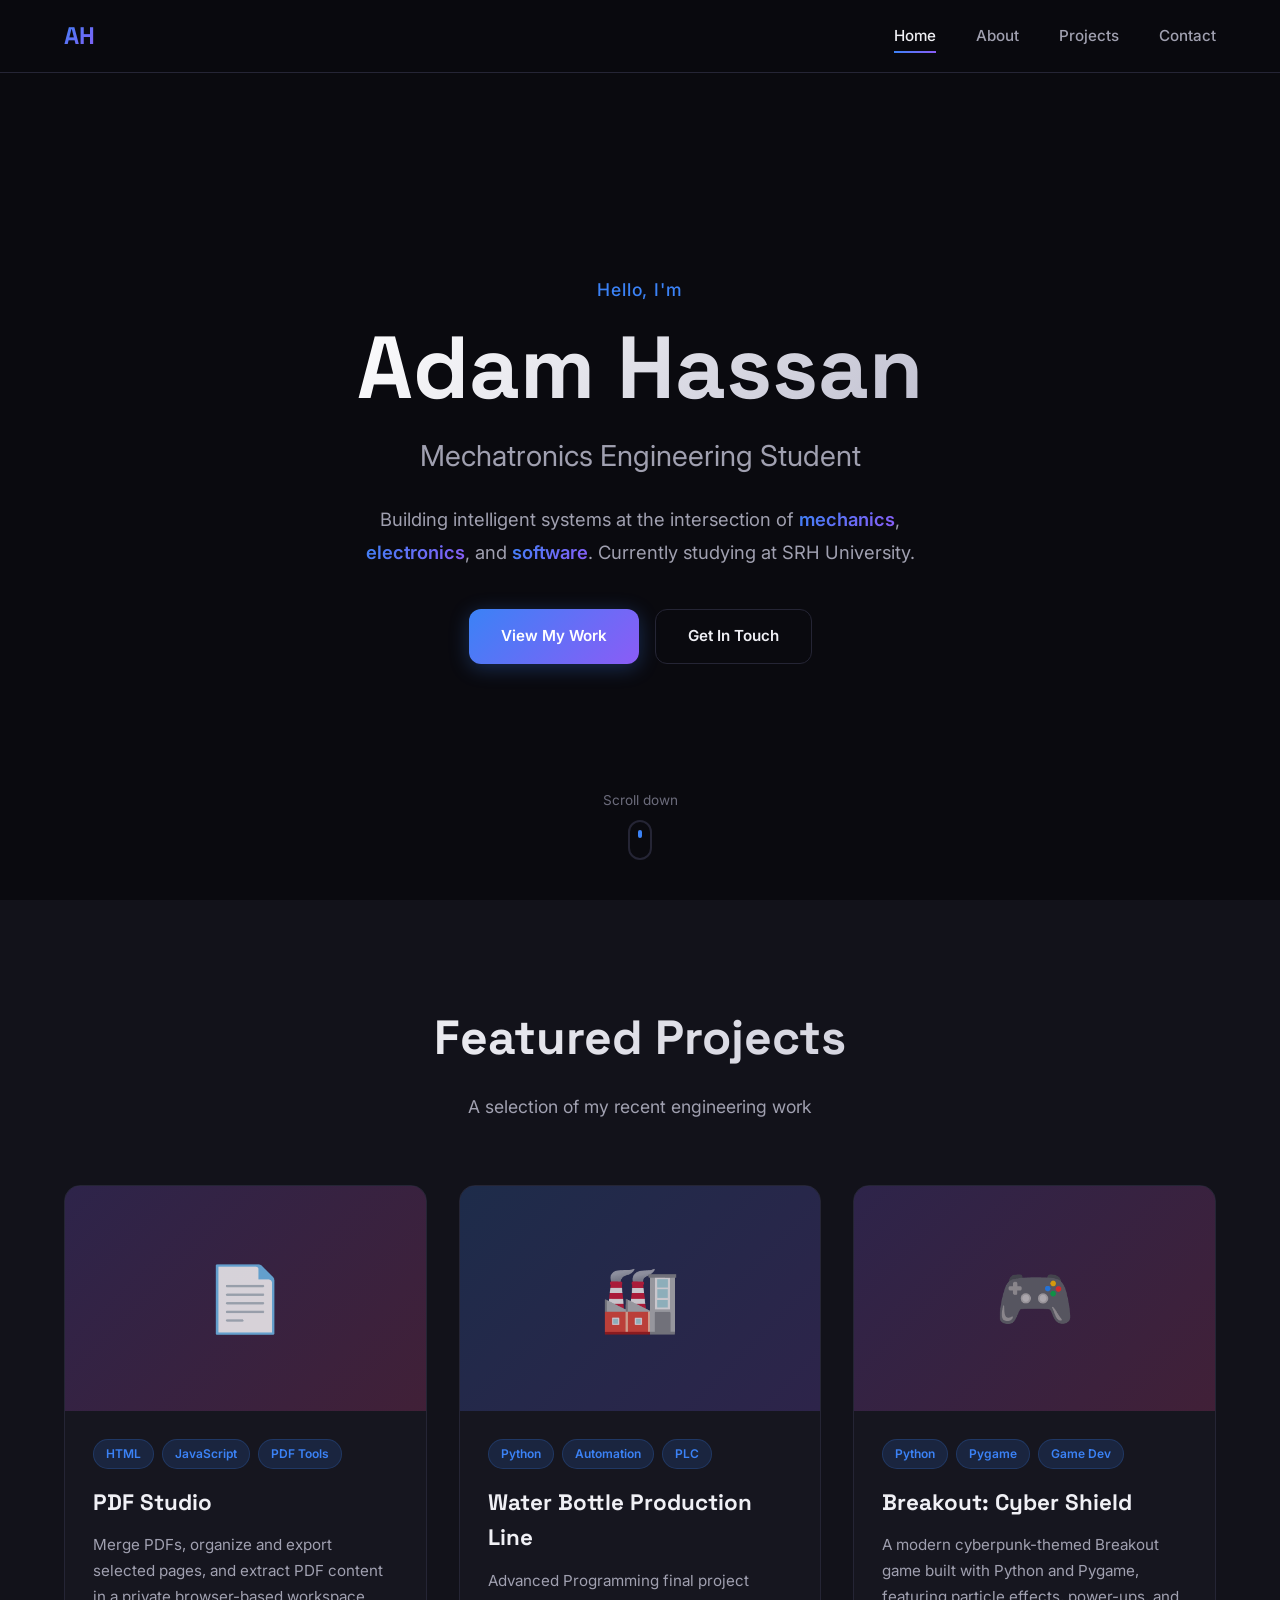
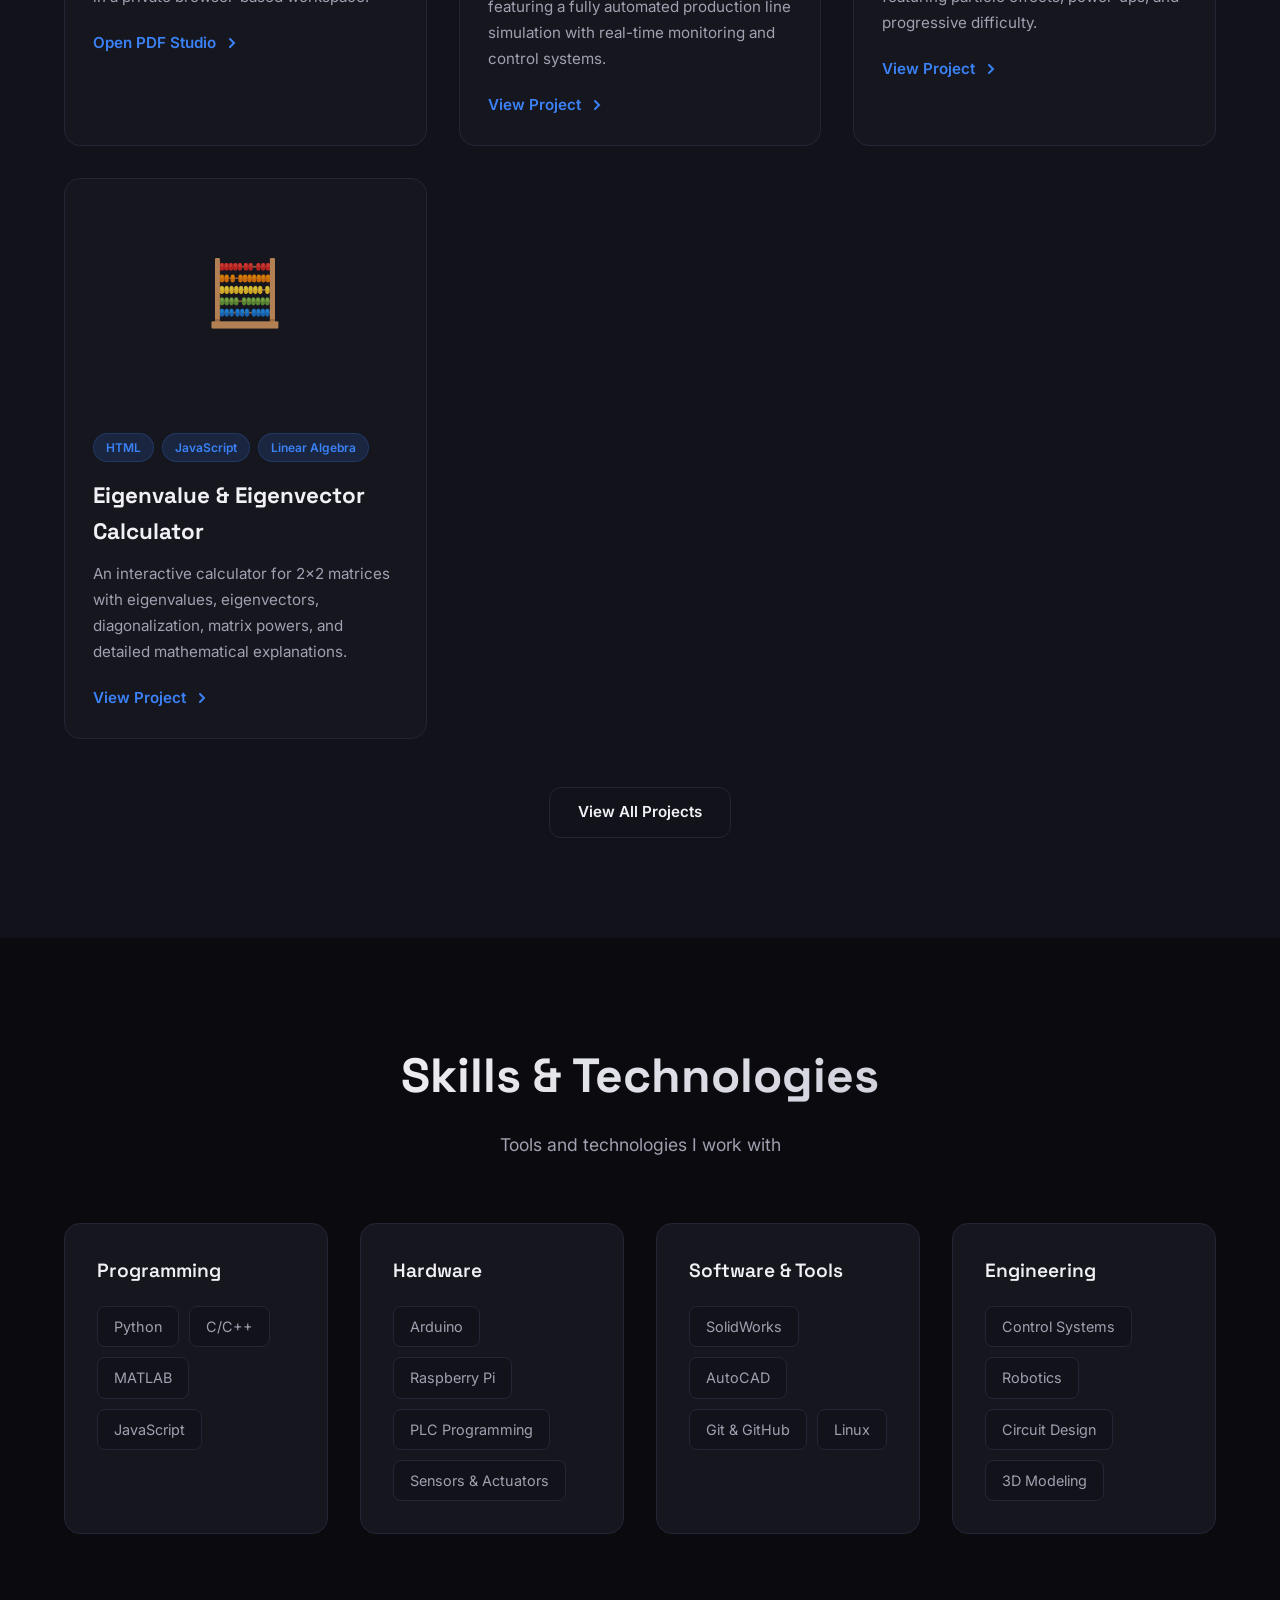
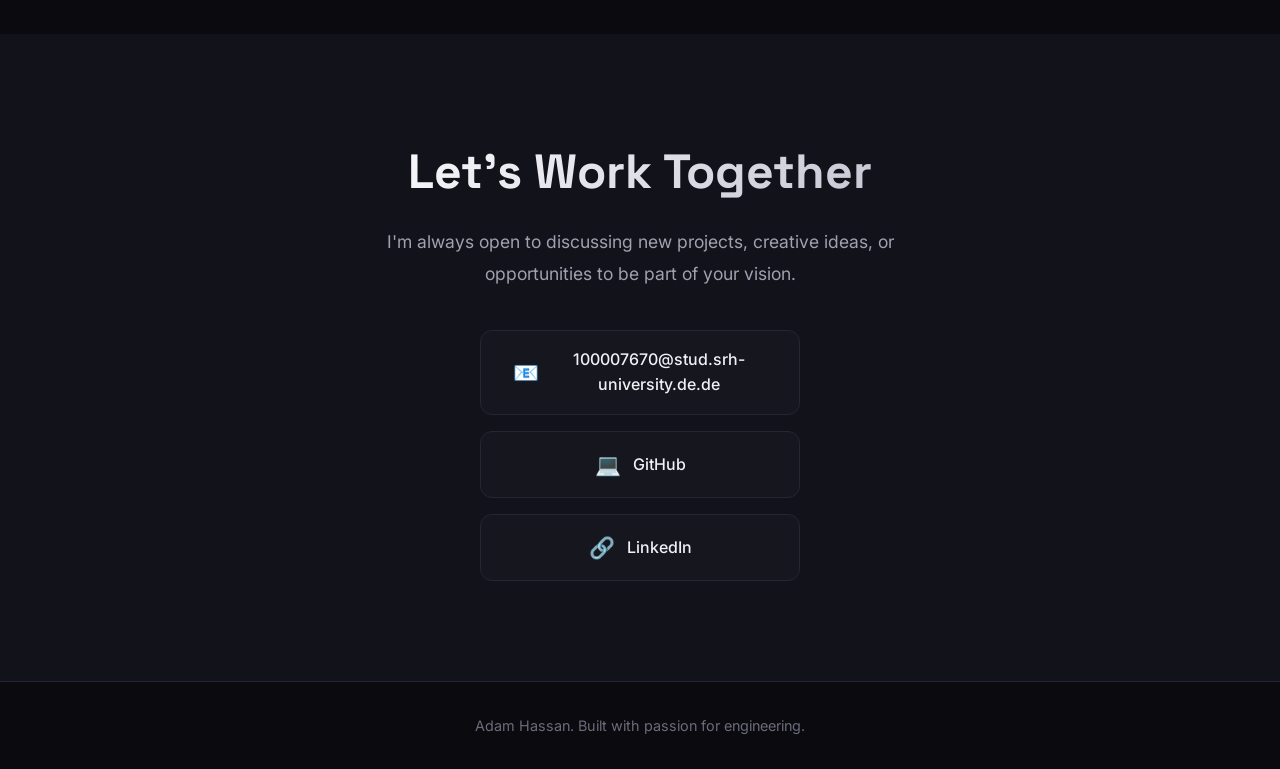
<file: index.html>
<!DOCTYPE html>

<html lang="en">
<head>
<meta charset="utf-8"/>
<meta content="width=device-width, initial-scale=1.0" name="viewport"/>
<title>Adam Hassan | Mechatronics Engineer</title>
<link href="css/styles.css" rel="stylesheet"/>
<link href="https://fonts.googleapis.com" rel="preconnect"/>
<link crossorigin="" href="https://fonts.gstatic.com" rel="preconnect"/>
<link href="https://fonts.googleapis.com/css2?family=Inter:wght@300;400;500;600;700&amp;family=Space+Grotesk:wght@500;700&amp;display=swap" rel="stylesheet"/>
<link href="images/favicon.png" rel="icon" type="image/png"/>
</head>
<body>
<!-- Navigation -->
<nav class="navbar">
<div class="nav-container">
<a class="nav-logo" href="index.html">AH</a>
<button aria-label="Toggle navigation" class="nav-toggle">
<span></span>
<span></span>
<span></span>
</button>
<ul class="nav-menu">
<li><a class="nav-link active" href="index.html">Home</a></li>
<li><a class="nav-link" href="about.html">About</a></li>
<li><a class="nav-link" href="projects.html">Projects</a></li>
<li><a class="nav-link" href="#contact">Contact</a></li>
</ul>
</div>
</nav>
<!-- Hero Section -->
<section class="hero">
<div class="hero-content">
<p class="hero-greeting">Hello, I'm</p>
<h1 class="hero-title">Adam Hassan</h1>
<h2 class="hero-subtitle">Mechatronics Engineering Student</h2>
<p class="hero-description">
                Building intelligent systems at the intersection of <span class="gradient-text">mechanics</span>, 
                <span class="gradient-text">electronics</span>, and <span class="gradient-text">software</span>. 
                Currently studying at SRH University.
            </p>
<div class="hero-cta">
<a class="btn btn-primary" href="projects.html">View My Work</a>
<a class="btn btn-secondary" href="#contact">Get In Touch</a>
</div>
</div>
<div class="hero-scroll">
<span>Scroll down</span>
<div class="scroll-indicator"></div>
</div>
</section>
<!-- Featured Projects Section -->
<section class="featured-projects" id="projects">
<div class="container">
<div class="section-header">
<h2 class="section-title">Featured Projects</h2>
<p class="section-subtitle">A selection of my recent engineering work</p>
</div>
<div class="projects-grid">

                <!-- pdf-studio-portfolio-integration-v1 -->
                <article class="project-card">
                    <div class="project-image">
                        <div class="project-placeholder gradient-bg-2">
                            <span class="project-icon" aria-hidden="true">📄</span>
                        </div>
                    </div>
                    <div class="project-info">
                        <div class="project-tags">
                            <span class="tag">HTML</span>
                            <span class="tag">JavaScript</span>
                            <span class="tag">PDF Tools</span>
                        </div>
                        <h3 class="project-title">PDF Studio</h3>
                        <p class="project-description">Merge PDFs, organize and export selected pages, and extract PDF content in a private browser-based workspace.</p>
                        <a class="project-link" href="pdf-studio.html" aria-label="Open PDF Studio">
                            Open PDF Studio <svg fill="none" height="16" viewBox="0 0 16 16" width="16" aria-hidden="true"><path d="M6 12L10 8L6 4" stroke="currentColor" stroke-linecap="round" stroke-width="2"/></svg>
                        </a>
                    </div>
                </article>

<!-- Project Card 1 -->

<!-- Project Card 2 -->

<!-- Project Card 3 -->

<!-- Project Card 4 -->


                <article class="project-card">
<div class="project-image">
<div class="project-placeholder gradient-bg-1">
<span class="project-icon">🏭</span>
</div>
</div>
<div class="project-info">
<div class="project-tags">
<span class="tag">Python</span>
<span class="tag">Automation</span>
<span class="tag">PLC</span>
</div>
<h3 class="project-title">Water Bottle Production Line</h3>
<p class="project-description">
                            Advanced Programming final project featuring a fully automated production line simulation 
                            with real-time monitoring and control systems.
                        </p>
<a class="project-link" href="water-bottle.html">
                            View Project 
                            <svg fill="none" height="16" viewbox="0 0 16 16" width="16">
<path d="M6 12L10 8L6 4" stroke="currentColor" stroke-linecap="round" stroke-width="2"></path>
</svg>
</a>
</div>
</article>

                <article class="project-card">
<div class="project-image">
<div class="project-placeholder gradient-bg-2">
<span class="project-icon">🎮</span>
</div>
</div>
<div class="project-info">
<div class="project-tags">
<span class="tag">Python</span>
<span class="tag">Pygame</span>
<span class="tag">Game Dev</span>
</div>
<h3 class="project-title">Breakout: Cyber Shield</h3>
<p class="project-description">
                            A modern cyberpunk-themed Breakout game built with Python and Pygame, featuring 
                            particle effects, power-ups, and progressive difficulty.
                        </p>
<a class="project-link" href="breakout.html">
                            View Project 
                            <svg fill="none" height="16" viewbox="0 0 16 16" width="16">
<path d="M6 12L10 8L6 4" stroke="currentColor" stroke-linecap="round" stroke-width="2"></path>
</svg>
</a>
</div>
</article>

                <article class="project-card">
<div class="project-image">
<div class="project-placeholder gradient-bg-3">
<span class="project-icon">🧮</span>
</div>
</div>
<div class="project-info">
<div class="project-tags">
<span class="tag">HTML</span>
<span class="tag">JavaScript</span>
<span class="tag">Linear Algebra</span>
</div>
<h3 class="project-title">Eigenvalue &amp; Eigenvector Calculator</h3>
<p class="project-description">
                            An interactive calculator for 2×2 matrices with eigenvalues, eigenvectors, 
                            diagonalization, matrix powers, and detailed mathematical explanations.
                        </p>
<a class="project-link" href="eigen_calculator.html">
                            View Project 
                            <svg fill="none" height="16" viewbox="0 0 16 16" width="16">
<path d="M6 12L10 8L6 4" stroke="currentColor" stroke-linecap="round" stroke-width="2"></path>
</svg>
</a>
</div>
</article>
</div>
<div class="section-footer">
<a class="btn btn-outline" href="projects.html">View All Projects</a>
</div>
</div>
</section>
<!-- Skills Section -->
<section class="skills-section">
<div class="container">
<div class="section-header">
<h2 class="section-title">Skills &amp; Technologies</h2>
<p class="section-subtitle">Tools and technologies I work with</p>
</div>
<div class="skills-grid">
<div class="skill-category">
<h3 class="skill-category-title">Programming</h3>
<div class="skill-items">
<span class="skill-item">Python</span>
<span class="skill-item">C/C++</span>
<span class="skill-item">MATLAB</span>
<span class="skill-item">JavaScript</span>
</div>
</div>
<div class="skill-category">
<h3 class="skill-category-title">Hardware</h3>
<div class="skill-items">
<span class="skill-item">Arduino</span>
<span class="skill-item">Raspberry Pi</span>
<span class="skill-item">PLC Programming</span>
<span class="skill-item">Sensors &amp; Actuators</span>
</div>
</div>
<div class="skill-category">
<h3 class="skill-category-title">Software &amp; Tools</h3>
<div class="skill-items">
<span class="skill-item">SolidWorks</span>
<span class="skill-item">AutoCAD</span>
<span class="skill-item">Git &amp; GitHub</span>
<span class="skill-item">Linux</span>
</div>
</div>
<div class="skill-category">
<h3 class="skill-category-title">Engineering</h3>
<div class="skill-items">
<span class="skill-item">Control Systems</span>
<span class="skill-item">Robotics</span>
<span class="skill-item">Circuit Design</span>
<span class="skill-item">3D Modeling</span>
</div>
</div>
</div>
</div>
</section>
<!-- Contact Section -->
<section class="contact-section" id="contact">
<div class="container">
<div class="contact-content">
<h2 class="section-title">Let's Work Together</h2>
<p class="contact-text">
                    I'm always open to discussing new projects, creative ideas, or opportunities 
                    to be part of your vision.
                </p>
<div class="contact-links">
<a class="contact-item" href="mailto:100007670@stud.srh-university.de.de">
<span class="contact-icon">📧</span>
<span>100007670@stud.srh-university.de.de</span>
</a>
<a class="contact-item" href="https://github.com/A-Allam1" rel="noopener" target="_blank">
<span class="contact-icon">💻</span>
<span>GitHub</span>
</a>
<a class="contact-item" href="https://www.linkedin.com/in/adam-hassam-334723407/" rel="noopener" target="_blank">
<span class="contact-icon">🔗</span>
<span>LinkedIn</span>
</a>
</div>
</div>
</div>
</section>
<!-- Footer -->
<footer class="footer">
<div class="container">
<p> Adam Hassan. Built with passion for engineering.</p>
</div>
</footer>
<script src="js/main.js"></script>
</body>
</html>
</file>
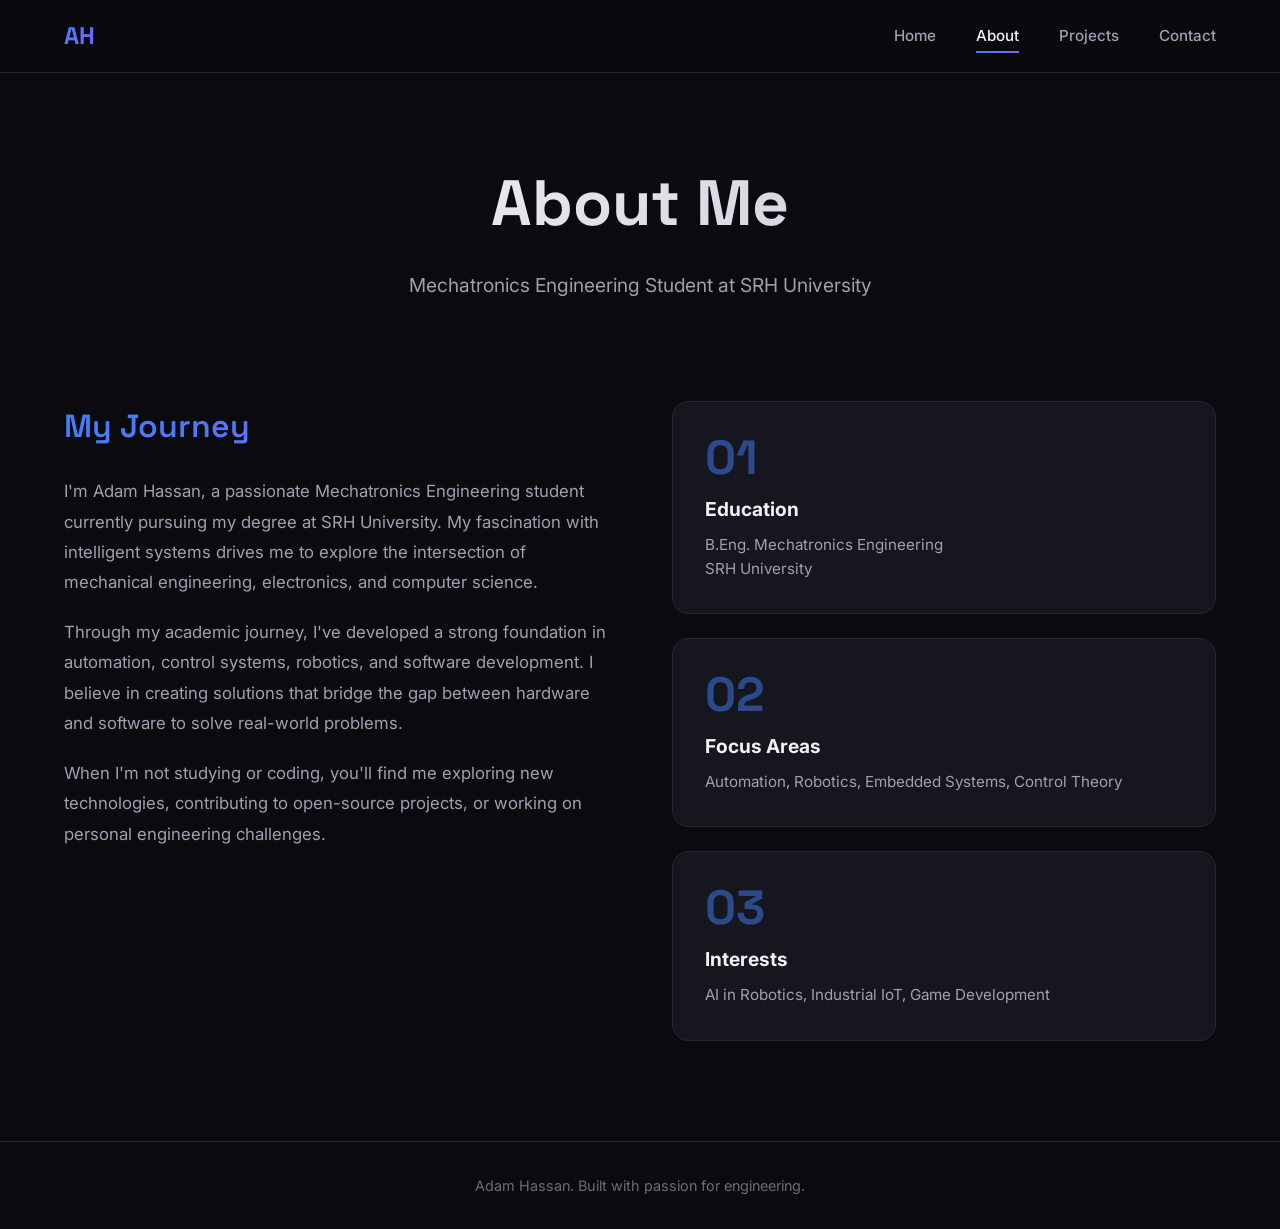
<file: about.html>
<!DOCTYPE html>
<html lang="en">
<head>
    <meta charset="UTF-8">
    <meta name="viewport" content="width=device-width, initial-scale=1.0">
    <title>About | Adam Hassan</title>
    <link rel="stylesheet" href="css/styles.css">
    <link rel="preconnect" href="https://fonts.googleapis.com">
    <link rel="preconnect" href="https://fonts.gstatic.com" crossorigin>
    <link href="https://fonts.googleapis.com/css2?family=Inter:wght@300;400;500;600;700&family=Space+Grotesk:wght@500;700&display=swap" rel="stylesheet">
    <link rel="icon" type="image/png" href="images/favicon.png">

</head>
<body>
    <nav class="navbar">
        <div class="nav-container">
            <a href="index.html" class="nav-logo">AH</a>
            <button class="nav-toggle" aria-label="Toggle navigation">
                <span></span>
                <span></span>
                <span></span>
            </button>
            <ul class="nav-menu">
                <li><a href="index.html" class="nav-link">Home</a></li>
                <li><a href="about.html" class="nav-link active">About</a></li>
                <li><a href="projects.html" class="nav-link">Projects</a></li>
                <li><a href="index.html#contact" class="nav-link">Contact</a></li>
            </ul>
        </div>
    </nav>

    <main class="page-content">
        <section class="about-hero">
            <div class="container">
                <h1 class="page-title">About Me</h1>
                <p class="page-subtitle">Mechatronics Engineering Student at SRH University</p>
            </div>
        </section>

        <section class="about-content">
            <div class="container">
                <div class="about-grid">
                    <div class="about-text">
                        <h2 class="gradient-text">My Journey</h2>
                        <p>
                            I'm Adam Hassan, a passionate Mechatronics Engineering student currently pursuing my degree 
                            at SRH University. My fascination with intelligent systems drives me to explore the intersection 
                            of mechanical engineering, electronics, and computer science.
                        </p>
                        <p>
                            Through my academic journey, I've developed a strong foundation in automation, control systems, 
                            robotics, and software development. I believe in creating solutions that bridge the gap between 
                            hardware and software to solve real-world problems.
                        </p>
                        <p>
                            When I'm not studying or coding, you'll find me exploring new technologies, contributing to 
                            open-source projects, or working on personal engineering challenges.
                        </p>
                    </div>
                    
                    <div class="about-highlights">
                        <div class="highlight-card">
                            <span class="highlight-number">01</span>
                            <h3>Education</h3>
                            <p>B.Eng. Mechatronics Engineering<br>SRH University</p>
                        </div>
                        <div class="highlight-card">
                            <span class="highlight-number">02</span>
                            <h3>Focus Areas</h3>
                            <p>Automation, Robotics, Embedded Systems, Control Theory</p>
                        </div>
                        <div class="highlight-card">
                            <span class="highlight-number">03</span>
                            <h3>Interests</h3>
                            <p>AI in Robotics, Industrial IoT, Game Development</p>
                        </div>
                    </div>
                </div>
            </div>
        </section>
    </main>

    <footer class="footer">
        <div class="container">
            <p> Adam Hassan. Built with passion for engineering.</p>
        </div>
    </footer>

    <script src="js/main.js"></script>
</body>
</html>
</file>
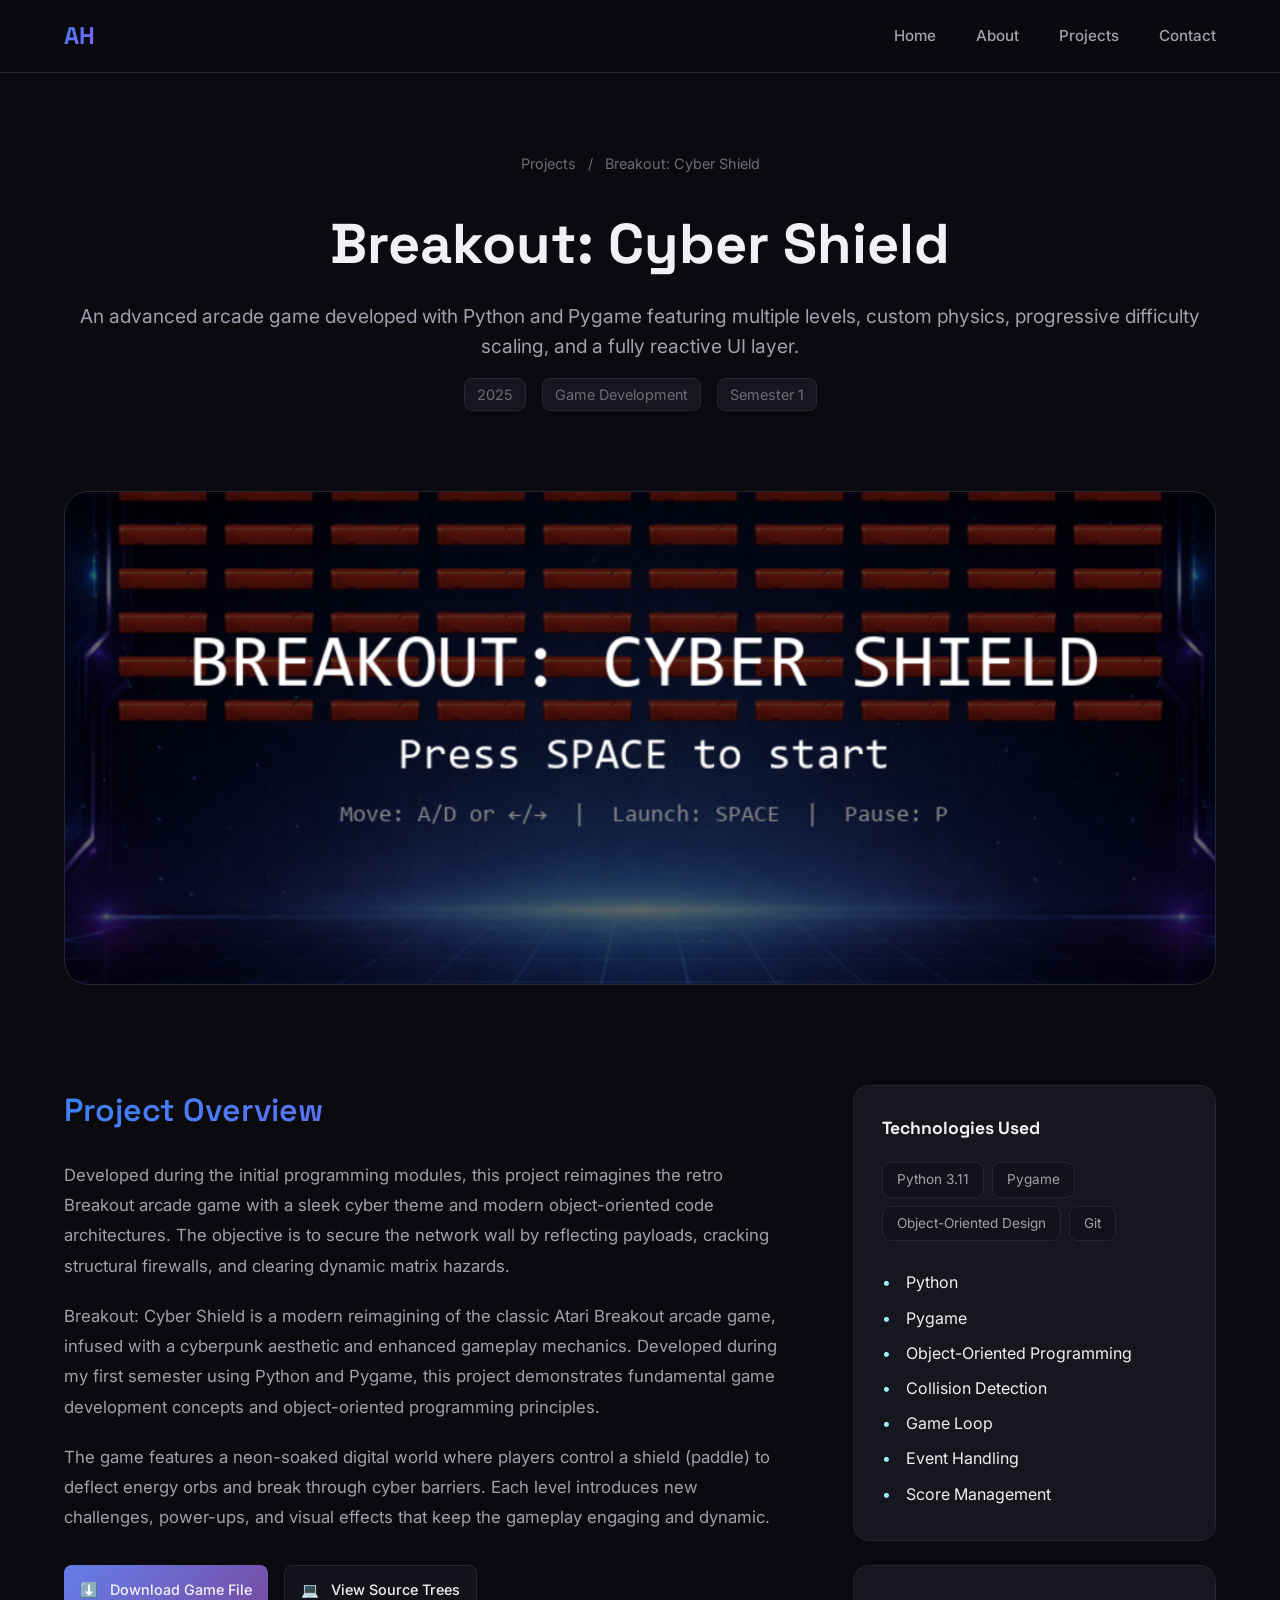
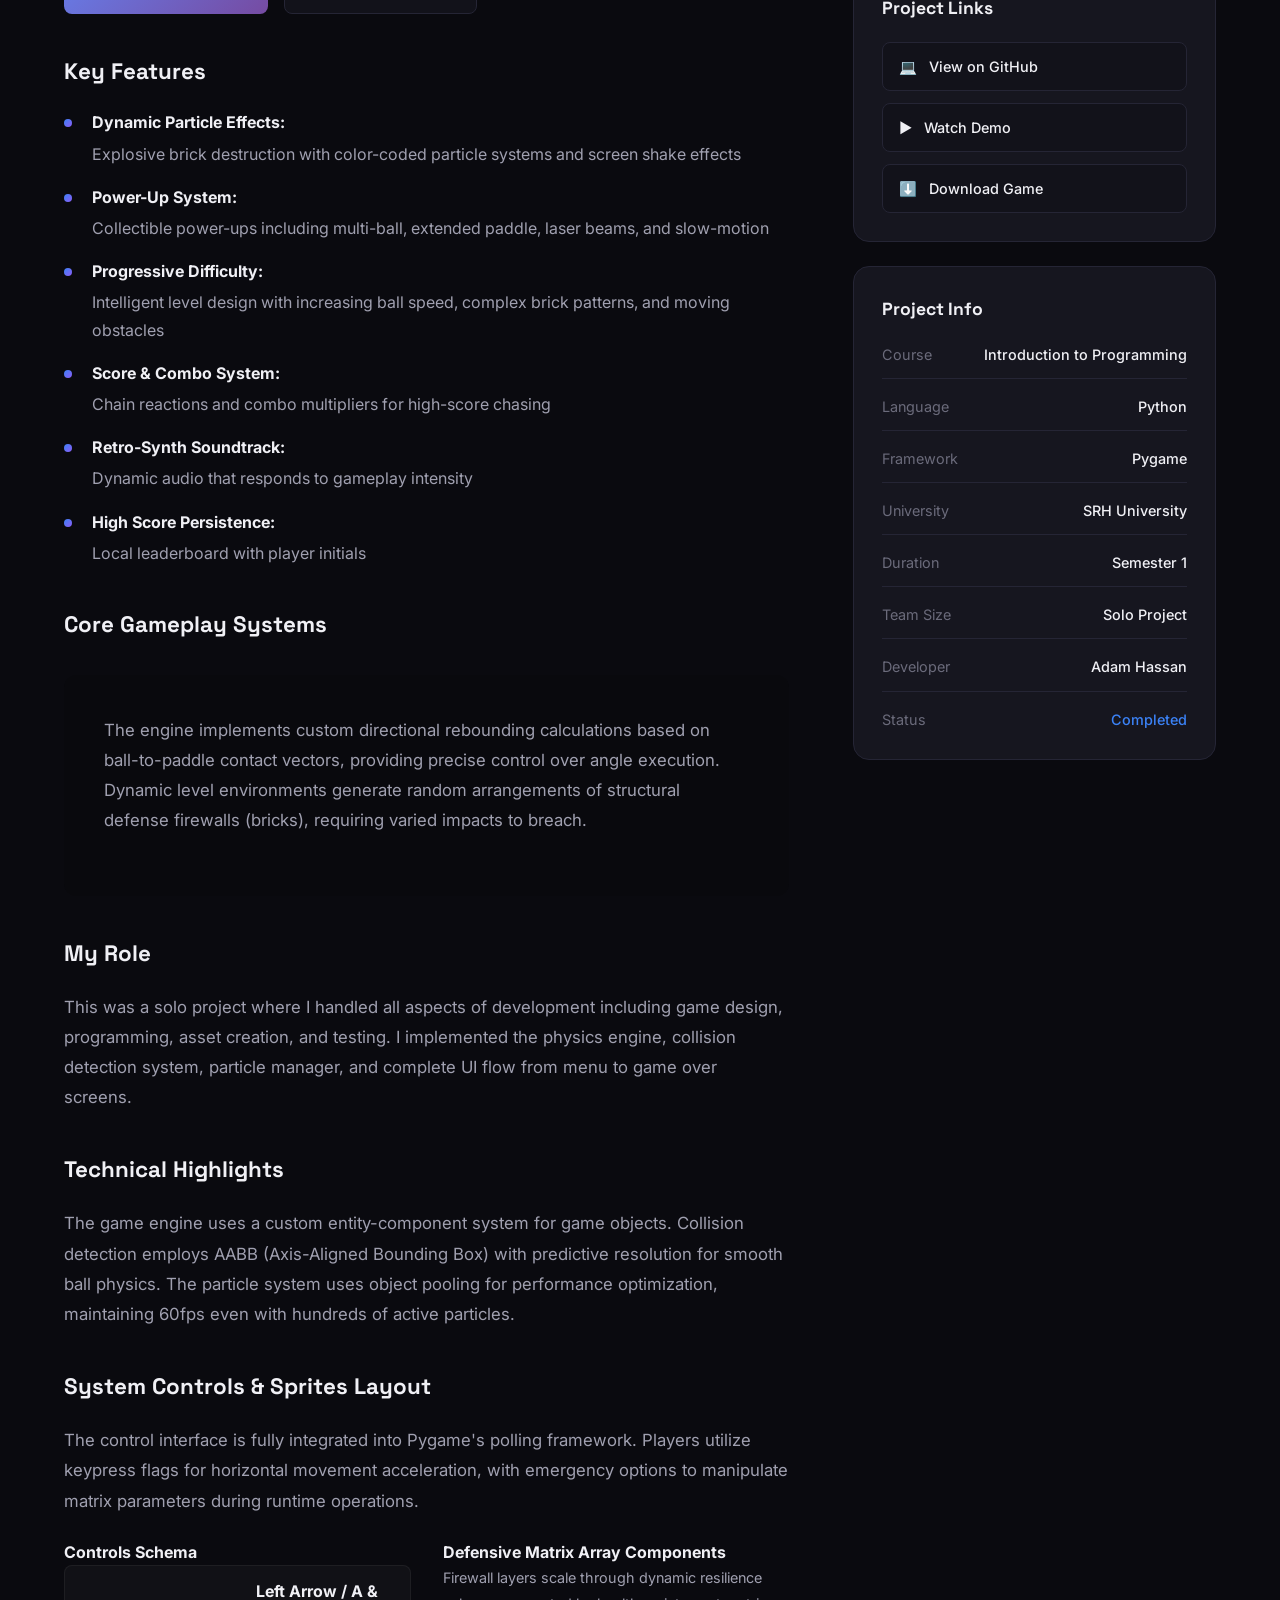
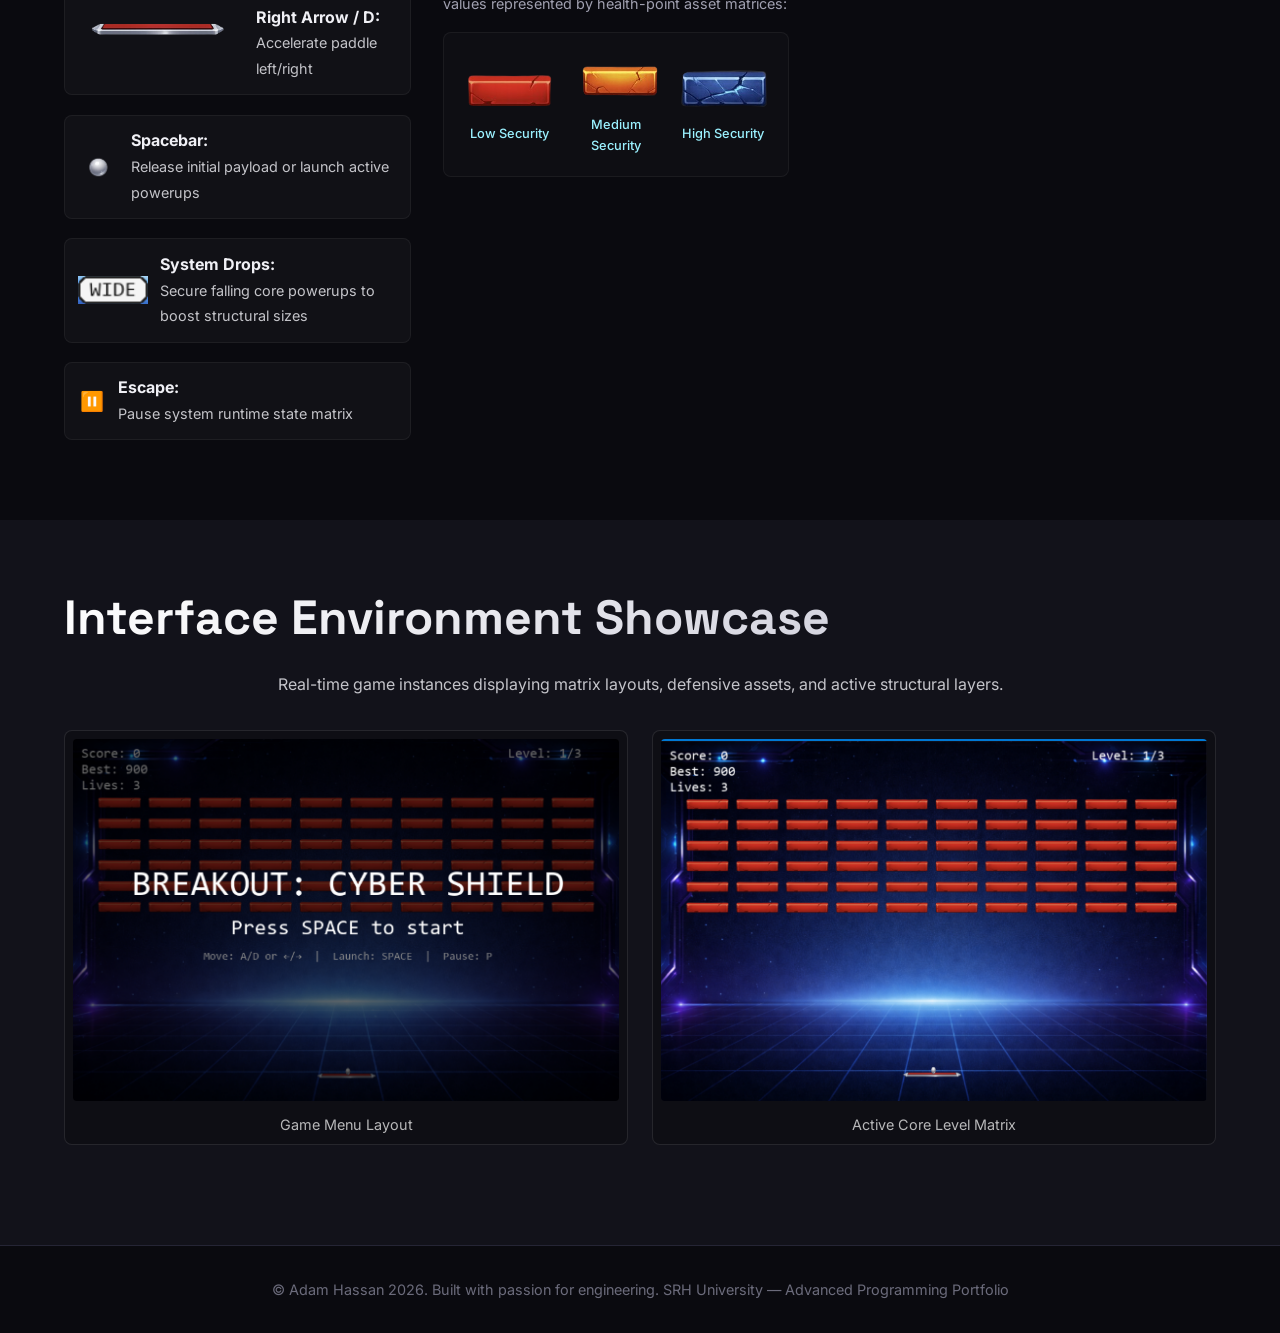
<file: breakout.html>
<!DOCTYPE html>
<html lang="en">
<head>
    <meta charset="UTF-8">
    <meta name="viewport" content="width=device-width, initial-scale=1.0">
    <title>Breakout: Cyber Shield | Adam Hassan</title>
    <link rel="stylesheet" href="css/styles.css">
    <link rel="preconnect" href="https://fonts.googleapis.com">
    <link rel="preconnect" href="https://fonts.gstatic.com" crossorigin>
    <link href="https://fonts.googleapis.com/css2?family=Inter:wght@300;400;500;600;700&family=Space+Grotesk:wght@500;700&display=swap" rel="stylesheet">
    <link rel="icon" type="image/png" href="images/favicon.png">

    <style>
        /* Additional styles merged from breakout.html enhancements */
        html { scroll-behavior: smooth; }

        .project-image-large img {
            width: 100%;
            height: 100%;
            object-fit: cover;
            border-radius: 12px;
        }

        .spotlight-section {
            background: rgba(0,0,0,0.15);
            border-radius: 12px;
            padding: 2.5em;
            margin: 2em 0;
        }

        .controls-grid {
            display: grid;
            grid-template-columns: 1fr 1fr;
            gap: 2em;
            margin-top: 1.5em;
        }

        .controls-list {
            list-style: none;
            padding-left: 0;
        }

        .controls-list li {
            margin-bottom: 1.2em;
            display: flex;
            align-items: center;
            gap: 12px;
            padding: 0.8em;
            background: rgba(255,255,255,0.03);
            border-radius: 8px;
            border: 1px solid rgba(255,255,255,0.05);
            transition: transform 0.3s ease, background-color 0.3s ease;
        }

        .controls-list li:hover {
            transform: translateX(5px);
            background: rgba(255,255,255,0.06);
        }

        .feature-icon {
            height: 28px;
            width: auto;
            vertical-align: middle;
            transition: transform 0.3s ease;
        }

        .controls-list li:hover .feature-icon {
            transform: scale(1.2) rotate(-3deg);
        }

        .brick-showcase {
            display: flex;
            gap: 15px;
            align-items: center;
            justify-content: center;
            background: rgba(255,255,255,0.02);
            padding: 20px;
            border-radius: 8px;
            border: 1px solid rgba(255,255,255,0.05);
        }

        .brick-item {
            text-align: center;
            flex: 1;
        }

        .brick-item img {
            max-width: 100%;
            height: auto;
            transition: transform 0.4s ease, box-shadow 0.4s ease;
        }

        .brick-item:hover img {
            transform: translateY(-5px) scale(1.05);
        }

        .brick-label {
            font-size: 0.8em;
            margin-top: 8px;
            color: #9bf1ff;
            font-weight: 500;
        }

        .gallery-grid-real {
            display: grid;
            grid-template-columns: repeat(2, 1fr);
            gap: 1.5em;
            margin-top: 1.5em;
        }

        .gallery-item-real {
            border: 1px solid rgba(255,255,255,0.1);
            padding: 8px;
            background: rgba(0,0,0,0.2);
            border-radius: 8px;
            transition: transform 0.35s ease, box-shadow 0.35s ease;
        }

        .gallery-item-real:hover {
            transform: translateY(-5px);
            box-shadow: 0 0 25px rgba(120, 160, 255, 0.25);
        }

        .gallery-item-real img {
            width: 100%;
            height: auto;
            border-radius: 4px;
            display: block;
        }

        .gallery-caption {
            text-align: center;
            margin-top: 0.8em;
            font-size: 0.9em;
            color: rgba(255,255,255,0.7);
        }

        .tech-features {
            columns: 1;
            list-style-position: inside;
            line-height: 2.2em;
            margin-bottom: 0;
            padding-left: 0;
            list-style: none;
        }

        .tech-features li {
            position: relative;
            padding-left: 1.5em;
        }

        .tech-features li::before {
            content: "•";
            position: absolute;
            left: 0;
            color: #9bf1ff;
        }

        .project-link-btn.primary {
            background: linear-gradient(135deg, #667eea 0%, #764ba2 100%);
            border: none;
        }

        .project-link-btn.primary:hover {
            transform: translateY(-3px);
            box-shadow: 0 0 18px rgba(120, 160, 255, 0.55);
        }

        .download-section {
            margin-top: 2em;
            display: flex;
            gap: 1em;
            flex-wrap: wrap;
        }

        @media screen and (max-width: 768px) {
            .controls-grid {
                grid-template-columns: 1fr;
            }
            .gallery-grid-real {
                grid-template-columns: 1fr;
            }
            .brick-showcase {
                flex-direction: column;
            }
        }
    </style>
</head>
<body>
    <nav class="navbar">
        <div class="nav-container">
            <a href="index.html" class="nav-logo">AH</a>
            <button class="nav-toggle" aria-label="Toggle navigation">
                <span></span>
                <span></span>
                <span></span>
            </button>
            <ul class="nav-menu">
                <li><a href="index.html" class="nav-link">Home</a></li>
                <li><a href="about.html" class="nav-link">About</a></li>
                <li><a href="projects.html" class="nav-link active">Projects</a></li>
                <li><a href="index.html#contact" class="nav-link">Contact</a></li>
            </ul>
        </div>
    </nav>

    <main class="page-content">
        <!-- Project Header -->
        <section class="project-header">
            <div class="container">
                <div class="project-breadcrumb">
                    <a href="projects.html">Projects</a>
                    <span>/</span>
                    <span>Breakout: Cyber Shield</span>
                </div>
                <h1 class="project-page-title">Breakout: Cyber Shield</h1>
                <p class="project-page-subtitle">An advanced arcade game developed with Python and Pygame featuring multiple levels, custom physics, progressive difficulty scaling, and a fully reactive UI layer.</p>
                <div class="project-meta">
                    <span class="project-date">2025</span>
                    <span class="project-type">Game Development</span>
                    <span class="project-type">Semester 1</span>
                </div>
            </div>
        </section>

        <!-- Project Hero Image -->
        <section class="project-hero-image">
            <div class="container">
                <div class="project-image-large gradient-bg-2">
                    <img src="images/game_start.png" alt="Cyber Shield Start Screen" />
                </div>
            </div>
        </section>

        <!-- Project Overview -->
        <section class="project-details">
            <div class="container">
                <div class="project-details-grid">
                    <div class="project-main-content">
                        <h2 class="gradient-text">Project Overview</h2>
                        <p>
                            Developed during the initial programming modules, this project reimagines the retro Breakout arcade game with a sleek cyber theme and modern object-oriented code architectures. The objective is to secure the network wall by reflecting payloads, cracking structural firewalls, and clearing dynamic matrix hazards.
                        </p>
                        <p>
                            Breakout: Cyber Shield is a modern reimagining of the classic Atari Breakout arcade game, 
                            infused with a cyberpunk aesthetic and enhanced gameplay mechanics. Developed during my first 
                            semester using Python and Pygame, this project demonstrates fundamental game development 
                            concepts and object-oriented programming principles.
                        </p>
                        <p>
                            The game features a neon-soaked digital world where players control a shield (paddle) to 
                            deflect energy orbs and break through cyber barriers. Each level introduces new challenges, 
                            power-ups, and visual effects that keep the gameplay engaging and dynamic.
                        </p>

                        <div class="download-section">
                            <a href="https://codeload.github.com/3llam123/breakout-cyber-shield/zip/refs/heads/main" class="project-link-btn primary" target="_blank" rel="noopener">
                                <span>⬇️</span> Download Game File
                            </a>
                            <a href="https://github.com/3llam123/breakout-cyber-shield" target="_blank" rel="noopener" class="project-link-btn">
                                <span>💻</span> View Source Trees
                            </a>
                        </div>

                        <h3>Key Features</h3>
                        <ul class="feature-list">
                            <li>
                                <strong>Dynamic Particle Effects:</strong> Explosive brick destruction with 
                                color-coded particle systems and screen shake effects
                            </li>
                            <li>
                                <strong>Power-Up System:</strong> Collectible power-ups including multi-ball, 
                                extended paddle, laser beams, and slow-motion
                            </li>
                            <li>
                                <strong>Progressive Difficulty:</strong> Intelligent level design with increasing 
                                ball speed, complex brick patterns, and moving obstacles
                            </li>
                            <li>
                                <strong>Score & Combo System:</strong> Chain reactions and combo multipliers 
                                for high-score chasing
                            </li>
                            <li>
                                <strong>Retro-Synth Soundtrack:</strong> Dynamic audio that responds to gameplay 
                                intensity
                            </li>
                            <li>
                                <strong>High Score Persistence:</strong> Local leaderboard with player initials
                            </li>
                        </ul>

                        <h3>Core Gameplay Systems</h3>
                        <div class="spotlight-section">
                            <p>
                                The engine implements custom directional rebounding calculations based on ball-to-paddle contact vectors, providing precise control over angle execution. Dynamic level environments generate random arrangements of structural defense firewalls (bricks), requiring varied impacts to breach.
                            </p>
                        </div>

                        <h3>My Role</h3>
                        <p>
                            This was a solo project where I handled all aspects of development including game design, 
                            programming, asset creation, and testing. I implemented the physics engine, collision 
                            detection system, particle manager, and complete UI flow from menu to game over screens.
                        </p>

                        <h3>Technical Highlights</h3>
                        <p>
                            The game engine uses a custom entity-component system for game objects. Collision detection 
                            employs AABB (Axis-Aligned Bounding Box) with predictive resolution for smooth ball physics. 
                            The particle system uses object pooling for performance optimization, maintaining 60fps even 
                            with hundreds of active particles.
                        </p>

                        <!-- System Controls & Sprites Layout -->
                        <h3>System Controls & Sprites Layout</h3>
                        <p>
                            The control interface is fully integrated into Pygame's polling framework. Players utilize keypress flags for horizontal movement acceleration, with emergency options to manipulate matrix parameters during runtime operations.
                        </p>
                        
                        <div class="controls-grid">
                            <div>
                                <h4>Controls Schema</h4>
                                <ul class="controls-list">
                                    <li>
                                        <img src="images/paddle.png" alt="Paddle Sprite" class="feature-icon paddle-icon" /> 
                                        <div>
                                            <strong>Left Arrow / A & Right Arrow / D:</strong><br>
                                            <span style="font-size: 0.9em; opacity: 0.8;">Accelerate paddle left/right</span>
                                        </div>
                                    </li>
                                    <li>
                                        <img src="images/ball.png" alt="Ball Sprite" class="feature-icon" /> 
                                        <div>
                                            <strong>Spacebar:</strong><br>
                                            <span style="font-size: 0.9em; opacity: 0.8;">Release initial payload or launch active powerups</span>
                                        </div>
                                    </li>
                                    <li>
                                        <img src="images/game_powerup.png" alt="Powerup Capsule Sprite" class="feature-icon" /> 
                                        <div>
                                            <strong>System Drops:</strong><br>
                                            <span style="font-size: 0.9em; opacity: 0.8;">Secure falling core powerups to boost structural sizes</span>
                                        </div>
                                    </li>
                                    <li>
                                        <div style="width: 28px; text-align: center; font-size: 1.2em;">⏸️</div>
                                        <div>
                                            <strong>Escape:</strong><br>
                                            <span style="font-size: 0.9em; opacity: 0.8;">Pause system runtime state matrix</span>
                                        </div>
                                    </li>
                                </ul>
                            </div>

                            <div>
                                <h4>Defensive Matrix Array Components</h4>
                                <p style="font-size: 0.9em; margin-bottom: 1em;">Firewall layers scale through dynamic resilience values represented by health-point asset matrices:</p>
                                <div class="brick-showcase">
                                    <div class="brick-item">
                                        <img src="images/brick_hp1.png" alt="Low HP Brick" />
                                        <div class="brick-label">Low Security</div>
                                    </div>
                                    <div class="brick-item">
                                        <img src="images/brick_hp2.png" alt="Medium HP Brick" />
                                        <div class="brick-label">Medium Security</div>
                                    </div>
                                    <div class="brick-item">
                                        <img src="images/brick_hp3.png" alt="High HP Brick" />
                                        <div class="brick-label">High Security</div>
                                    </div>
                                </div>
                            </div>
                        </div>
                    </div>

                    <aside class="project-sidebar">
                        <div class="sidebar-card">
                            <h4>Technologies Used</h4>
                            <div class="tech-stack">
                                <span class="tech-item">Python 3.11</span>
                                <span class="tech-item">Pygame</span>
                                <span class="tech-item">Object-Oriented Design</span>
                                <span class="tech-item">Git</span>
                            </div>
                            <ul class="tech-features" style="margin-top: 1.5em;">
                                <li>Python</li>
                                <li>Pygame</li>
                                <li>Object-Oriented Programming</li>
                                <li>Collision Detection</li>
                                <li>Game Loop</li>
                                <li>Event Handling</li>
                                <li>Score Management</li>
                            </ul>
                        </div>

                        <div class="sidebar-card">
                            <h4>Project Links</h4>
                            <div class="project-links">
                                <a href="https://github.com/3llam123/breakout-cyber-shield" target="_blank" rel="noopener" class="project-link-btn">
                                    <span>💻</span> View on GitHub
                                </a>
                                <a href="#" class="project-link-btn">
                                    <span>▶️</span> Watch Demo
                                </a>
                                <a href="https://codeload.github.com/3llam123/breakout-cyber-shield/zip/refs/heads/main" class="project-link-btn" target="_blank" rel="noopener">
                                    <span>⬇️</span> Download Game
                                </a>
                            </div>
                        </div>

                        <div class="sidebar-card">
                            <h4>Project Info</h4>
                            <div class="project-info-list">
                                <div class="info-item">
                                    <span class="info-label">Course</span>
                                    <span class="info-value">Introduction to Programming</span>
                                </div>
                                <div class="info-item">
                                    <span class="info-label">Language</span>
                                    <span class="info-value">Python</span>
                                </div>
                                <div class="info-item">
                                    <span class="info-label">Framework</span>
                                    <span class="info-value">Pygame</span>
                                </div>
                                <div class="info-item">
                                    <span class="info-label">University</span>
                                    <span class="info-value">SRH University</span>
                                </div>
                                <div class="info-item">
                                    <span class="info-label">Duration</span>
                                    <span class="info-value">Semester 1</span>
                                </div>
                                <div class="info-item">
                                    <span class="info-label">Team Size</span>
                                    <span class="info-value">Solo Project</span>
                                </div>
                                <div class="info-item">
                                    <span class="info-label">Developer</span>
                                    <span class="info-value">Adam Hassan</span>
                                </div>
                                <div class="info-item">
                                    <span class="info-label">Status</span>
                                    <span class="info-value status-completed">Completed</span>
                                </div>
                            </div>
                        </div>
                    </aside>
                </div>
            </div>
        </section>

        <!-- Gallery Section -->
        <section class="project-gallery">
            <div class="container">
                <h2 class="section-title">Interface Environment Showcase</h2>
                <p style="text-align: center; margin-bottom: 2em; opacity: 0.8;">Real-time game instances displaying matrix layouts, defensive assets, and active structural layers.</p>
                <div class="gallery-grid-real">
                    <div class="gallery-item-real">
                        <img src="images/game_start.png" alt="Game Start Screen Preview" />
                        <div class="gallery-caption">Game Menu Layout</div>
                    </div>
                    <div class="gallery-item-real">
                        <img src="images/game_level.png" alt="Active Gameplay Environment" />
                        <div class="gallery-caption">Active Core Level Matrix</div>
                    </div>
                </div>
            </div>
        </section>
    </main>

    <footer class="footer">
        <div class="container">
            <p>© Adam Hassan 2026. Built with passion for engineering. SRH University — Advanced Programming Portfolio</p>
        </div>
    </footer>

    <script src="js/main.js"></script>
</body>
</html>
</file>
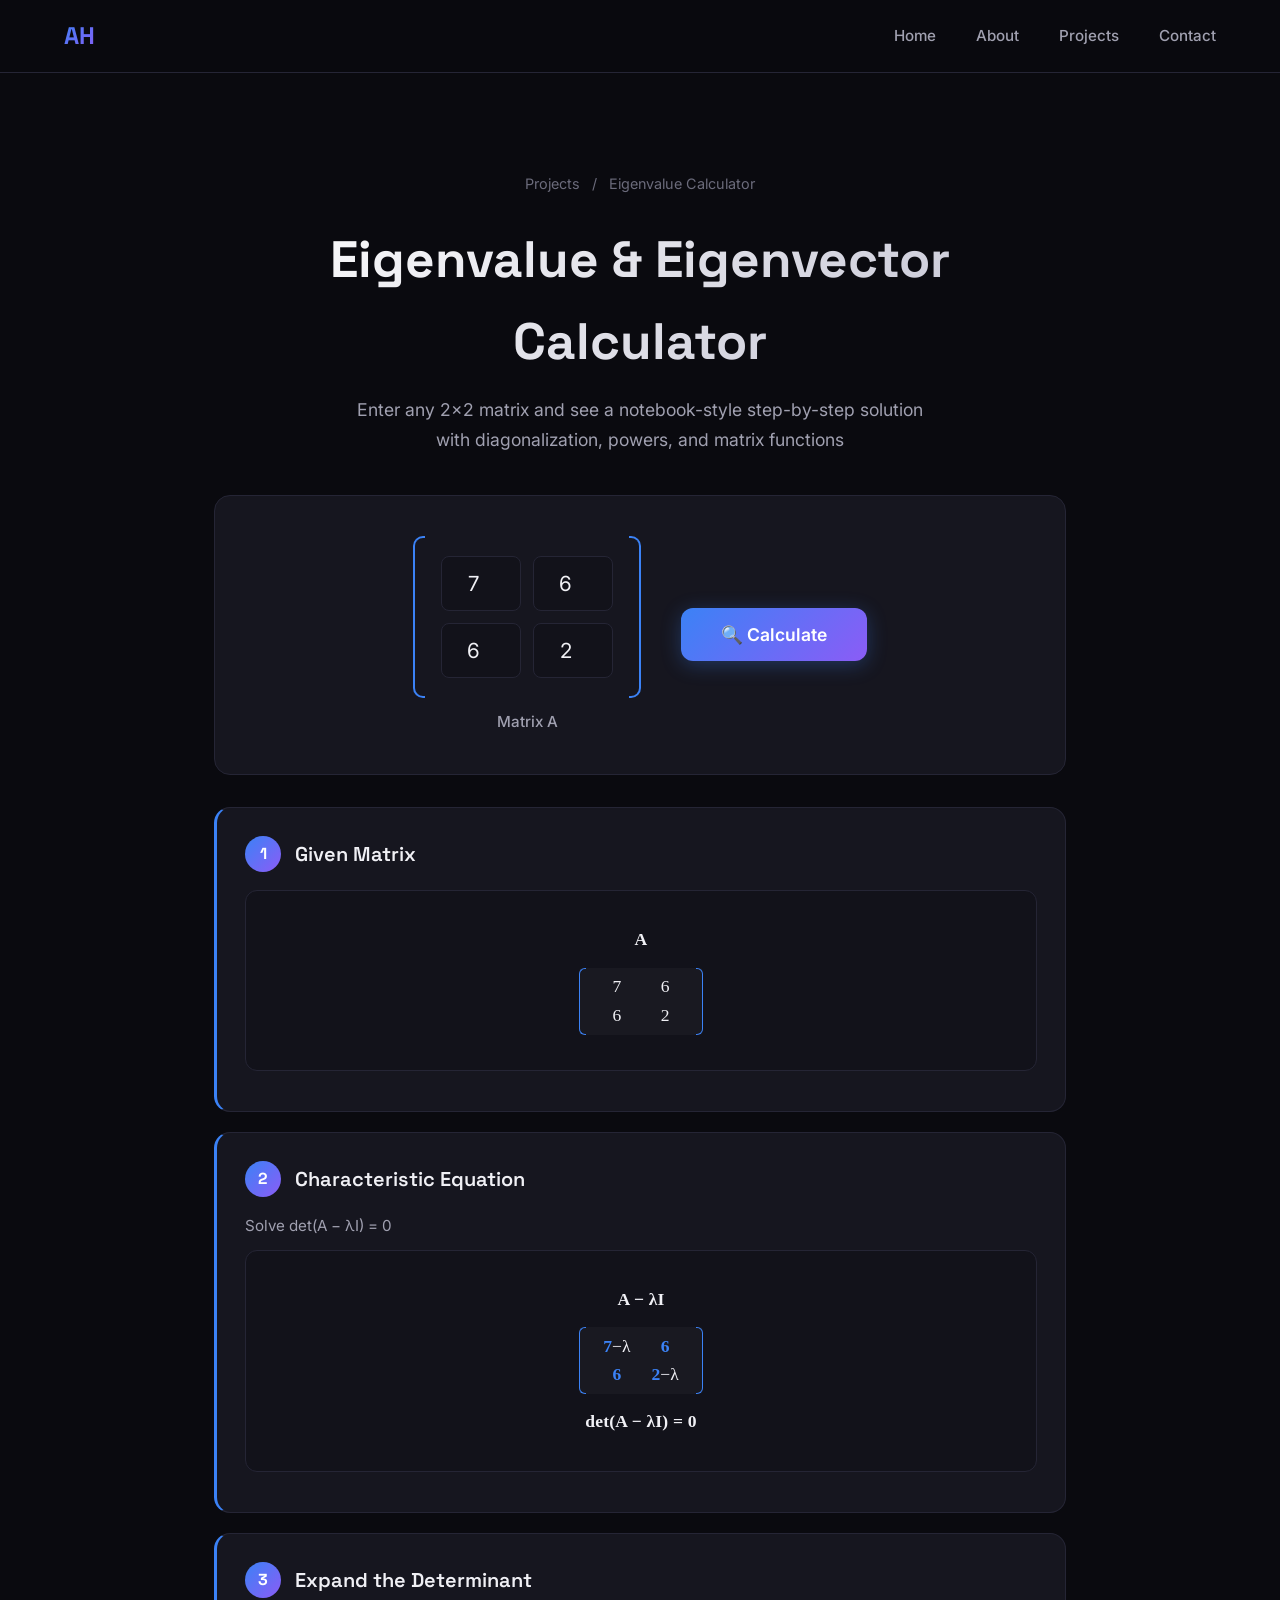
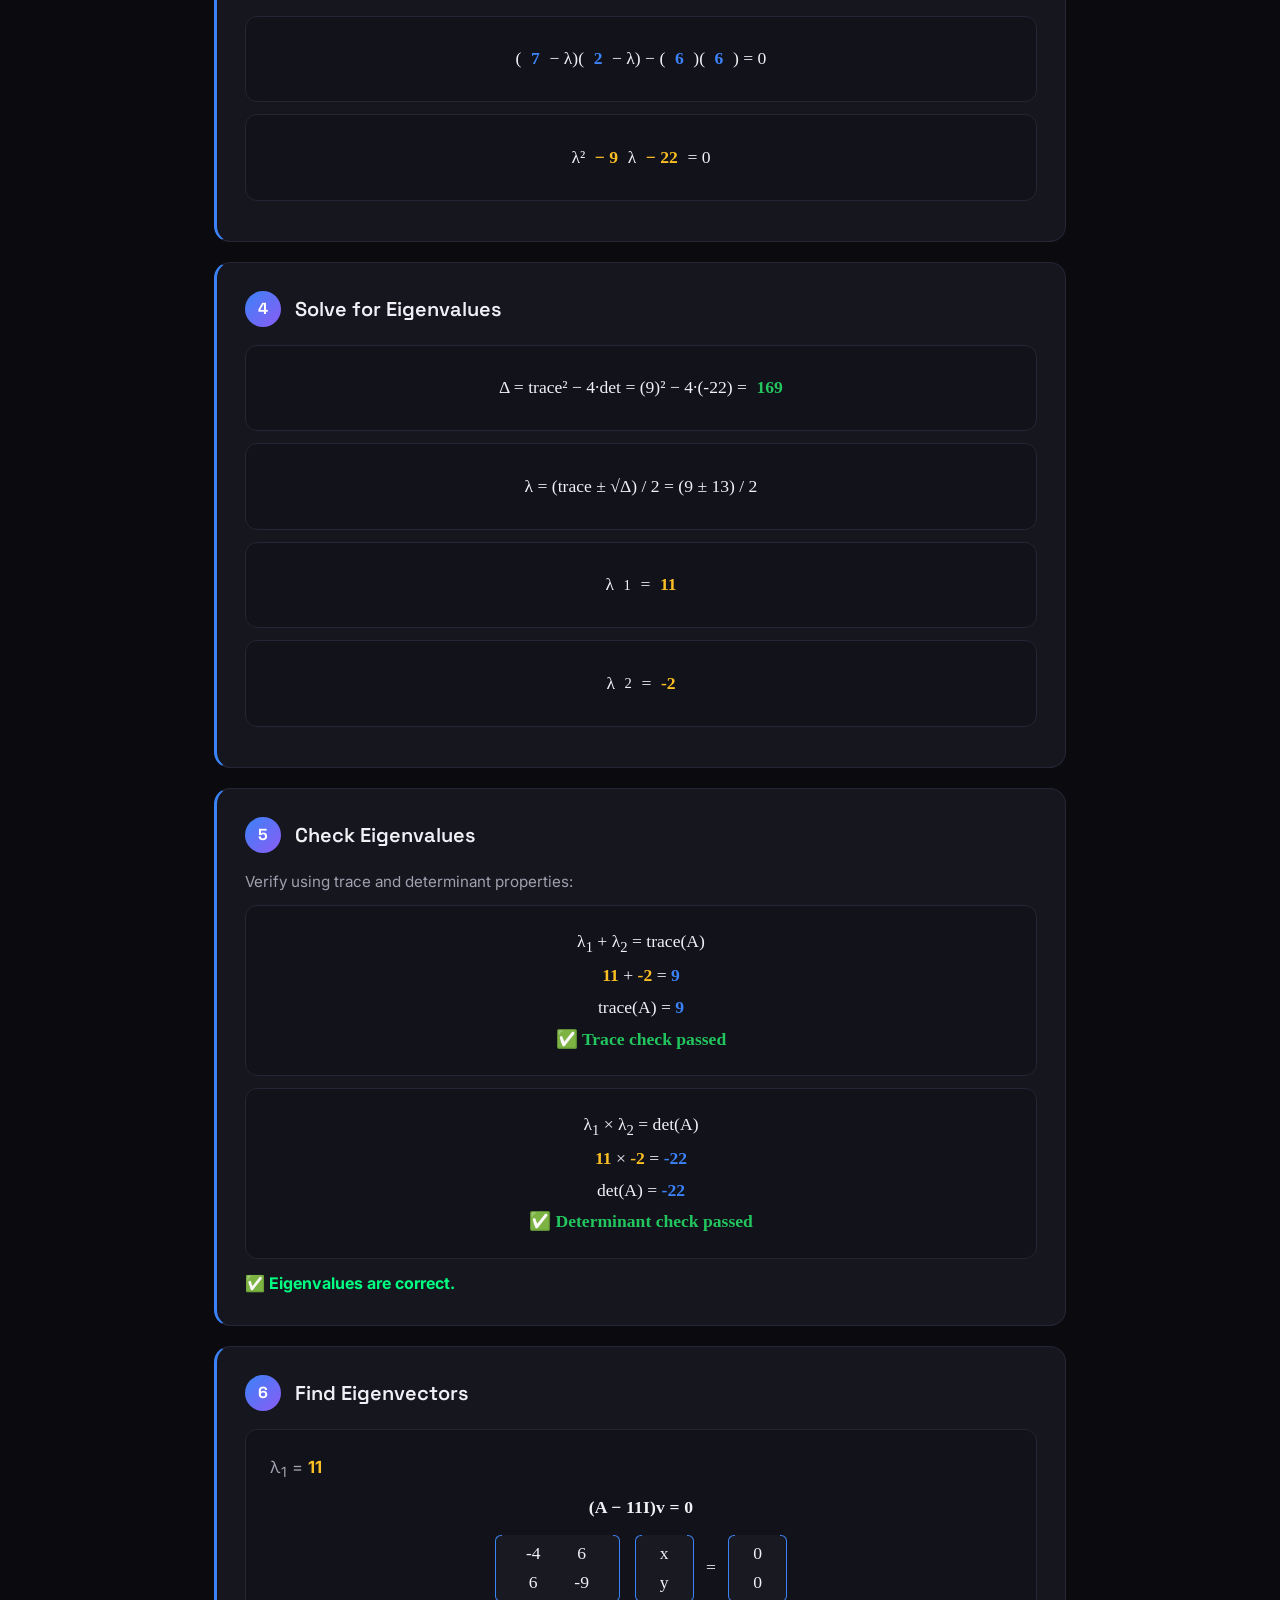
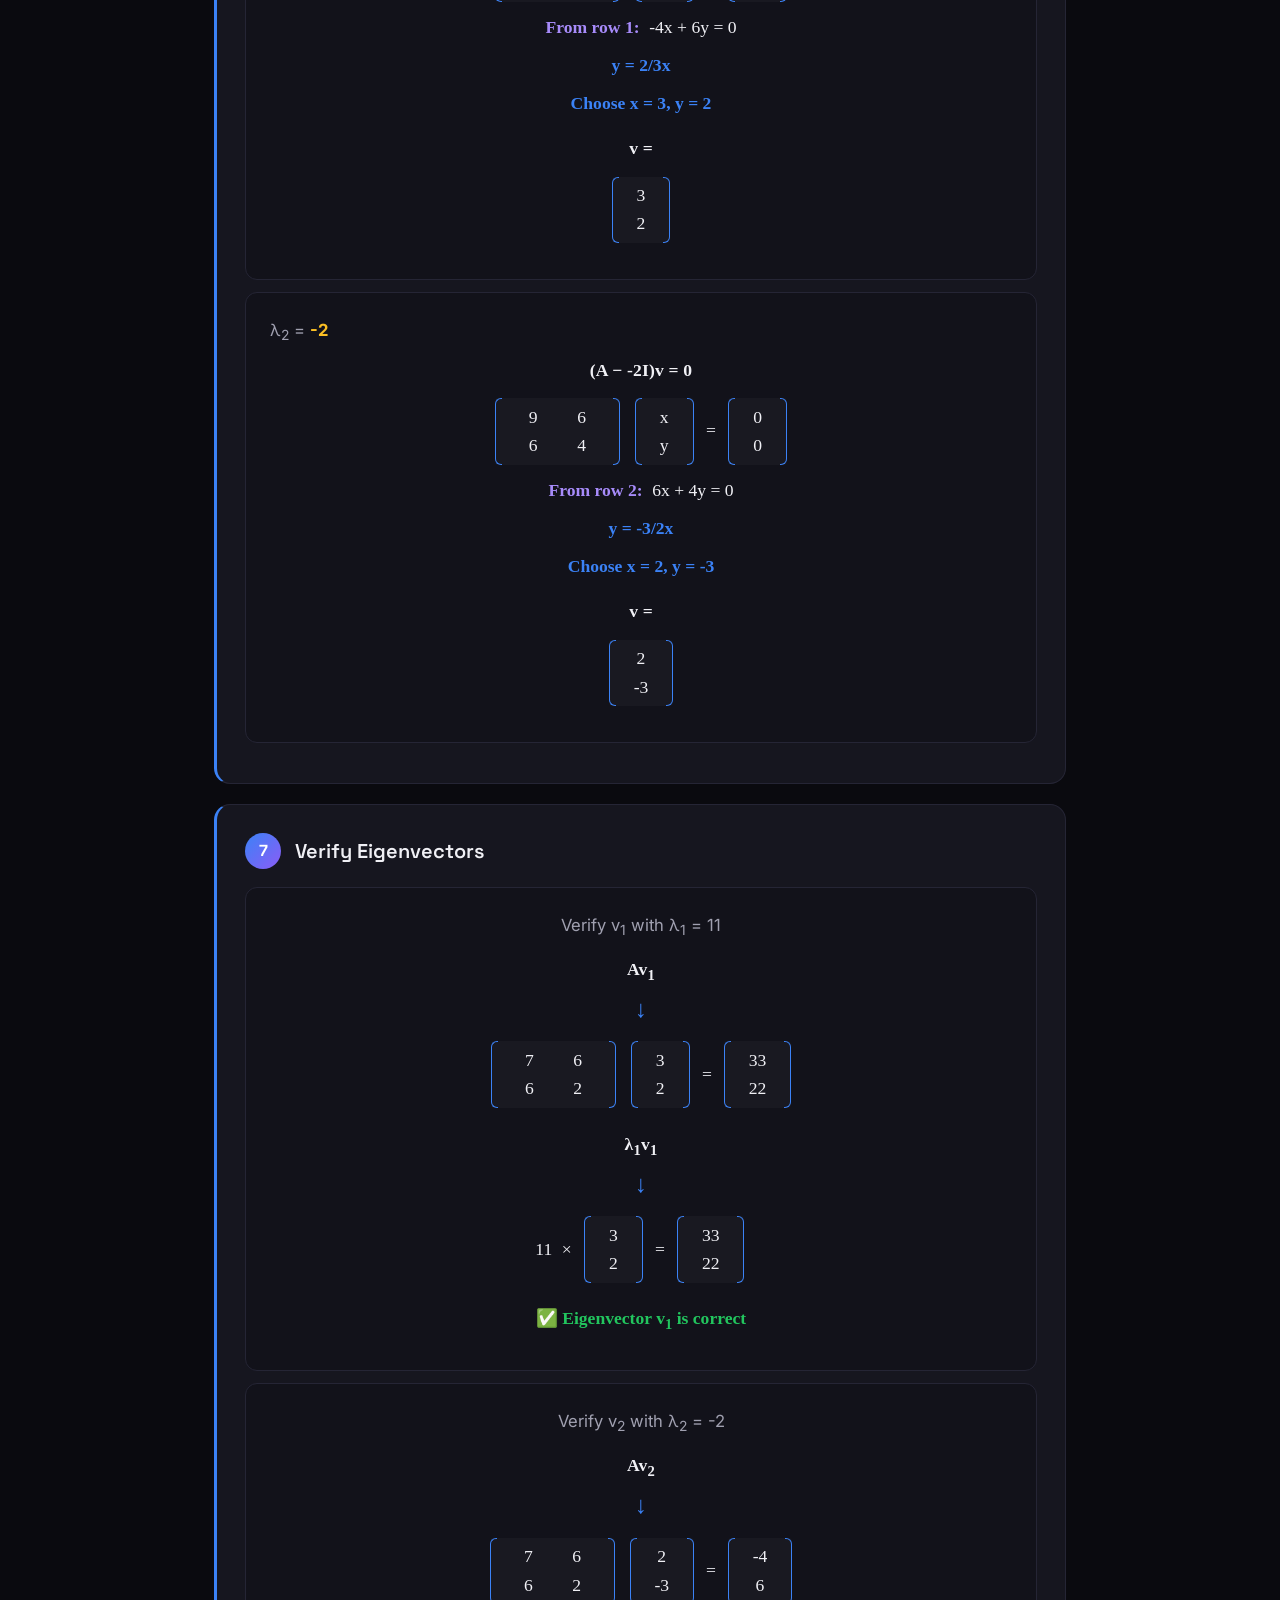
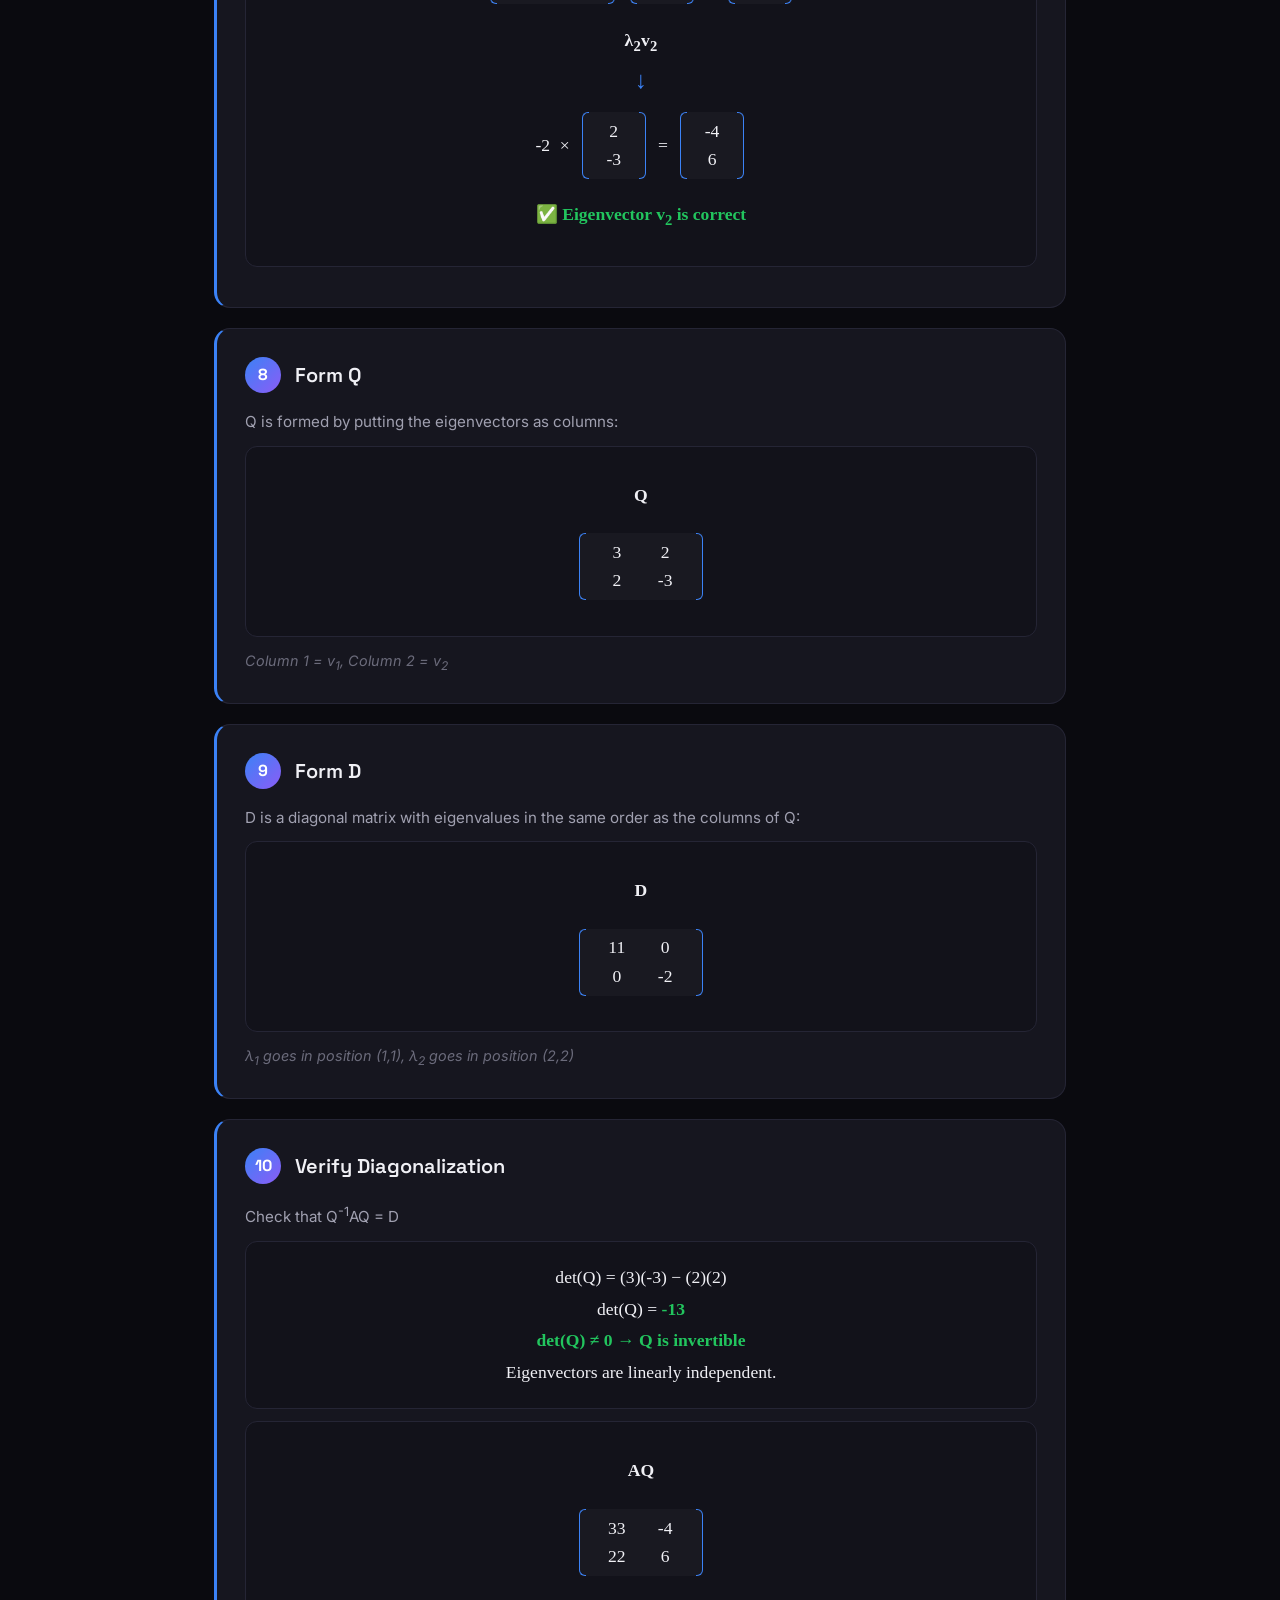
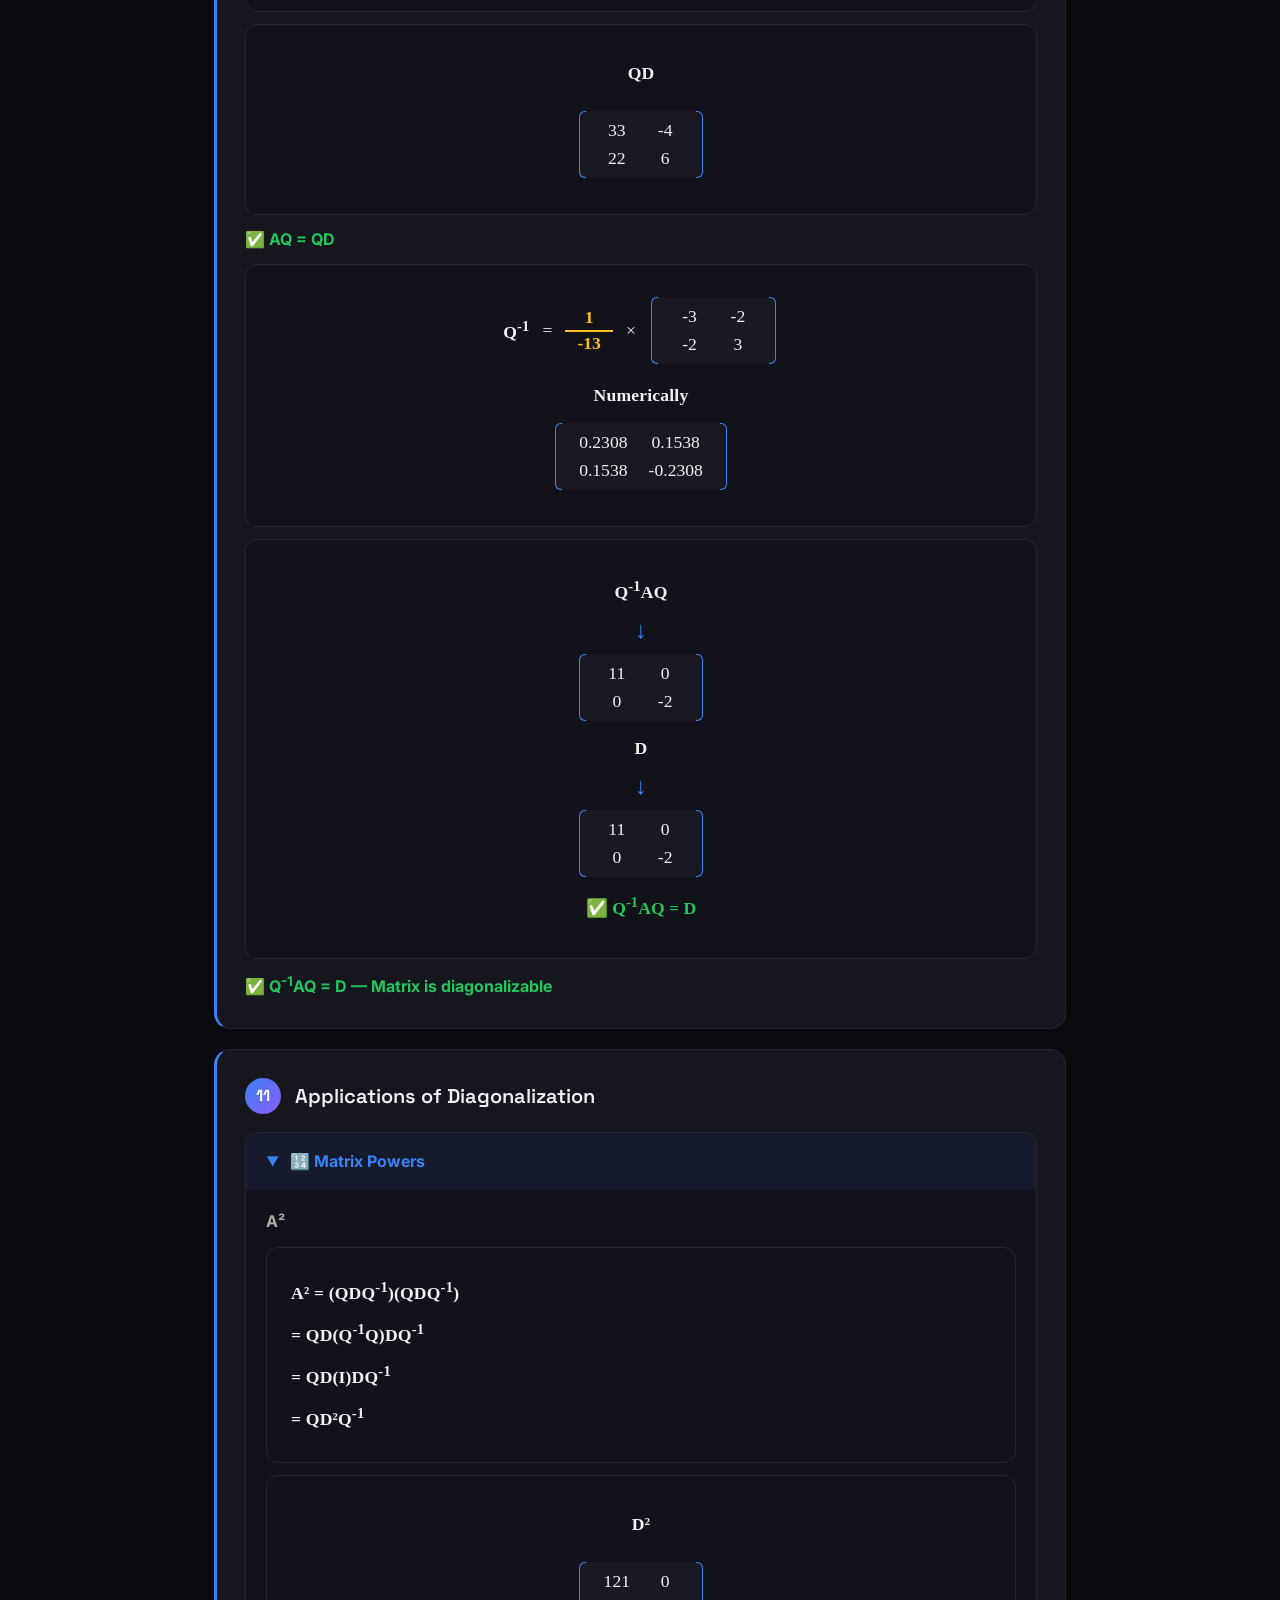
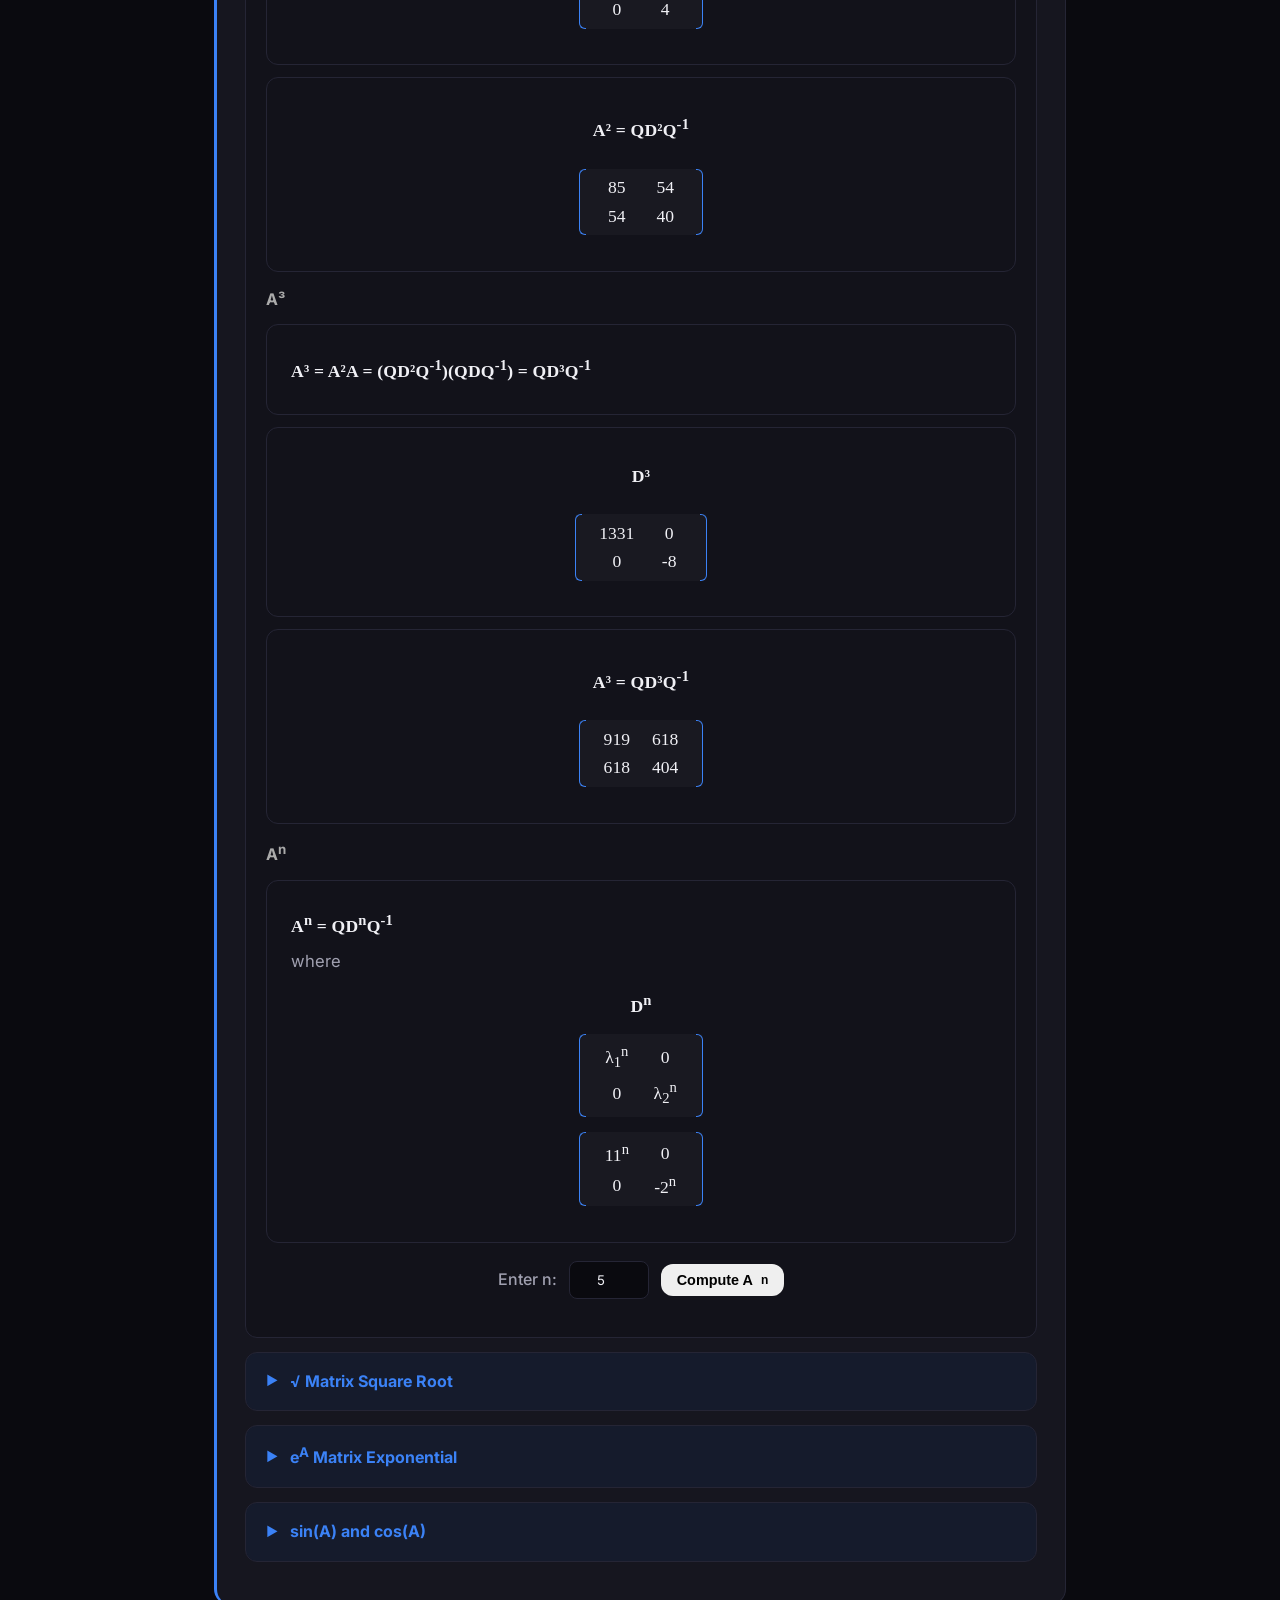
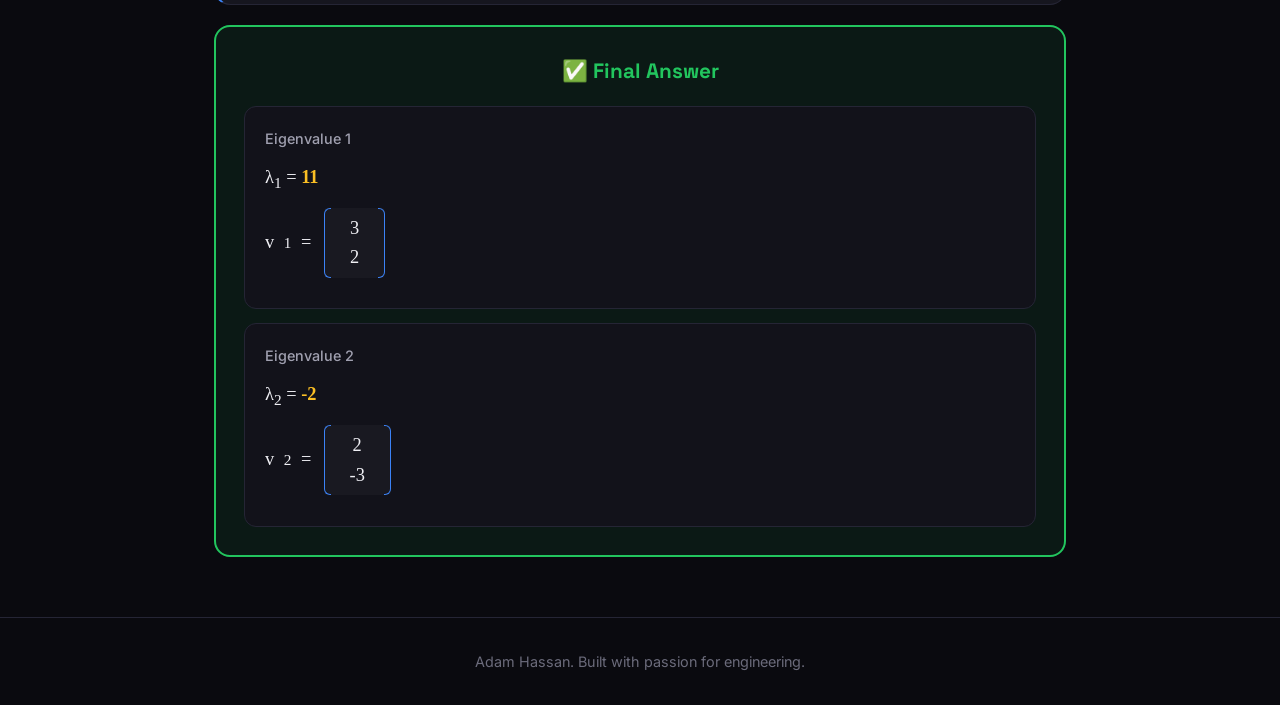
<file: eigen_calculator.html>
<!DOCTYPE html>
<html lang="en">
<head>
    <meta charset="UTF-8">
    <meta name="viewport" content="width=device-width, initial-scale=1.0">
    <title>Eigenvalue & Eigenvector Calculator | Adam Hassan</title>
    <link rel="stylesheet" href="css/styles.css">
    <link rel="preconnect" href="https://fonts.googleapis.com">
    <link rel="preconnect" href="https://fonts.gstatic.com" crossorigin>
    <link href="https://fonts.googleapis.com/css2?family=Inter:wght@300;400;500;600;700&family=Space+Grotesk:wght@500;700&display=swap" rel="stylesheet">
    <link rel="icon" type="image/png" href="images/favicon.png">
  
    <style>
        .calculator-page { background: var(--bg-primary); min-height: 100vh; padding-bottom: 60px; }
        .calculator-container { max-width: 900px; margin: 0 auto; padding: 0 24px; }
        .calc-header { padding: 100px 0 40px; text-align: center; }
        .calc-header .page-title { font-family: var(--font-display); font-size: clamp(2rem, 5vw, 3.2rem); font-weight: 700; margin-bottom: 12px; background: linear-gradient(135deg, #fff 0%, #c0c0d0 100%); -webkit-background-clip: text; -webkit-text-fill-color: transparent; background-clip: text; }
        .calc-header .page-subtitle { color: var(--text-secondary); font-size: 1.1rem; max-width: 600px; margin: 0 auto; line-height: 1.7; }
        .input-section { background: var(--bg-card); border: 1px solid var(--bg-border); border-radius: var(--radius-lg); padding: 40px; margin-bottom: 32px; transition: var(--transition-normal); }
        .input-section:hover { border-color: rgba(59, 130, 246, 0.3); }
        .matrix-wrapper { display: flex; align-items: center; justify-content: center; gap: 40px; flex-wrap: wrap; }
        .matrix-box { position: relative; padding: 20px 28px; }
        .matrix-box::before, .matrix-box::after { content: ""; position: absolute; top: 0; bottom: 0; width: 10px; pointer-events: none; }
        .matrix-box::before { left: 0; border: 2px solid var(--accent-blue); border-right: none; border-radius: 10px 0 0 10px; }
        .matrix-box::after { right: 0; border: 2px solid var(--accent-blue); border-left: none; border-radius: 0 10px 10px 0; }
        .matrix-grid { display: grid; grid-template-columns: 1fr 1fr; gap: 12px; }
        .matrix-grid input { width: 80px; padding: 14px; font-size: 1.3em; text-align: center; border: 1px solid var(--bg-border); border-radius: var(--radius-sm); background: var(--bg-secondary); color: var(--text-primary); font-family: var(--font-primary); transition: var(--transition-fast); }
        .matrix-grid input:focus { outline: none; border-color: var(--accent-blue); box-shadow: 0 0 0 3px rgba(59, 130, 246, 0.15); }
        .matrix-label { text-align: center; color: var(--text-secondary); margin-top: 12px; font-size: 0.95em; font-weight: 500; }
        .btn-calc { background: var(--accent-gradient); color: white; border: none; padding: 16px 40px; border-radius: var(--radius-md); cursor: pointer; font-size: 1.1em; font-weight: 600; font-family: var(--font-primary); transition: var(--transition-normal); box-shadow: 0 4px 20px rgba(59, 130, 246, 0.3); }
        .btn-calc:hover { background: var(--accent-gradient-hover); transform: translateY(-2px); box-shadow: 0 8px 30px rgba(59, 130, 246, 0.4); }
        .btn-calc:active { transform: translateY(0); }
        .step-box { background: var(--bg-card); border: 1px solid var(--bg-border); border-radius: var(--radius-lg); padding: 28px; margin-bottom: 20px; border-left: 3px solid var(--accent-blue); transition: var(--transition-normal); }
        .step-box:hover { border-color: rgba(59, 130, 246, 0.4); transform: translateX(4px); }
        .step-header { display: flex; align-items: center; gap: 14px; margin-bottom: 18px; }
        .step-num { width: 36px; height: 36px; background: var(--accent-gradient); color: white; border-radius: 50%; text-align: center; line-height: 36px; font-weight: 700; font-size: 1em; flex-shrink: 0; font-family: var(--font-display); }
        .step-title { color: var(--text-primary); font-size: 1.25em; font-weight: 600; font-family: var(--font-display); }
        .math-box, .math-box-left { background: var(--bg-secondary); border: 1px solid var(--bg-border); border-radius: var(--radius-md); padding: 20px 24px; font-family: Cambria, 'Times New Roman', 'STIX Two Math', serif; font-size: 1.1em; margin: 12px 0; line-height: 1.8; overflow-x: auto; }
        .math-box { text-align: center; }
        .math-box-left { text-align: left; }
        .math-line { display: flex; align-items: center; justify-content: center; gap: 0.6rem; flex-wrap: wrap; margin: 0.4rem 0; white-space: normal; }
        .math-line.left { justify-content: flex-start; }
        .equation-line { font-weight: 650; color: var(--text-primary); letter-spacing: 0.01em; }
        .equation-caption { color: var(--text-secondary); font-family: var(--font-primary); font-size: 0.95em; line-height: 1.5; margin: 0.3rem 0 0.6rem; }
        .result-sequence { display: flex; flex-direction: column; align-items: center; gap: 0.6rem; margin: 0.8rem 0; }
        .down-arrow { color: var(--accent-blue); font-size: 1.5rem; line-height: 1; }
        .matrix-render { position: relative; display: inline-grid; grid-auto-rows: minmax(1.6em, auto); align-items: center; justify-content: center; padding: 0.3em 0.8em; margin: 0.15em 0.15em; vertical-align: middle; line-height: 1.2; color: var(--text-primary); background: rgba(255,255,255,0.03); border-radius: 4px; }
        .matrix-render::before, .matrix-render::after { content: ""; position: absolute; top: 0; bottom: 0; width: 6px; pointer-events: none; }
        .matrix-render::before { left: 0; border: 1.5px solid var(--accent-blue); border-right: none; border-radius: 6px 0 0 6px; }
        .matrix-render::after { right: 0; border: 1.5px solid var(--accent-blue); border-left: none; border-radius: 0 6px 6px 0; }
        .matrix-cell { min-width: 3.5ch; text-align: center; padding: 0.2em 0.6em; font-variant-numeric: tabular-nums lining-nums; white-space: nowrap; }
        .matrix-cell.wide { min-width: 5.5ch; }
        .matrix-name { display: inline-flex; align-items: center; justify-content: center; font-weight: 700; color: var(--accent-blue); letter-spacing: 0.02em; }
        .matrix-stack { display: flex; flex-direction: column; align-items: center; gap: 0.5rem; margin: 0.5rem 0; }
        .matrix-row-display { display: flex; align-items: center; justify-content: center; gap: 0.6rem; flex-wrap: wrap; margin: 0.5rem 0; }
        .matrix-inverse-line { display: flex; align-items: center; justify-content: center; gap: 0.8rem; flex-wrap: wrap; margin: 0.6rem 0; }
        .scalar-fraction { display: inline-flex; flex-direction: column; align-items: center; justify-content: center; min-width: 3rem; font-weight: 700; line-height: 1.1; color: #fbbf24; }
        .scalar-fraction .bar { width: 100%; border-top: 2px solid currentColor; margin: 0.15rem 0; }
        .substep-title { color: #fbbf24; font-family: var(--font-primary); font-weight: 700; margin: 1rem 0 0.4rem; font-size: 0.95em; }
        .final-matrix { margin-top: 0.6rem; }
        .highlight-blue { color: var(--accent-blue); font-weight: bold; }
        .highlight-yellow { color: #fbbf24; font-weight: bold; }
        .highlight-green { color: #22c55e; font-weight: bold; }
        .highlight-red { color: #ef4444; font-weight: bold; }
        .highlight-purple { color: #a78bfa; font-weight: bold; }
        .result-box { background: rgba(34, 197, 94, 0.08); border: 2px solid #22c55e; border-radius: var(--radius-lg); padding: 28px; margin-top: 20px; }
        .result-box h3 { color: #22c55e; margin-bottom: 18px; font-size: 1.3em; text-align: center; font-family: var(--font-display); }
        .eigen-item { background: var(--bg-secondary); border: 1px solid var(--bg-border); border-radius: var(--radius-md); padding: 20px; margin-bottom: 14px; }
        .eigen-item:last-child { margin-bottom: 0; }
        .eigen-label { color: var(--text-secondary); font-size: 0.9em; margin-bottom: 10px; font-weight: 500; }
        .eigen-value { font-family: Cambria, 'Times New Roman', 'STIX Two Math', serif; font-size: 1.15em; line-height: 1.9; }
        .lambda { color: #fbbf24; font-weight: bold; }
        .vector { color: #22c55e; font-weight: bold; }
        .clean-vector { color: var(--accent-blue); font-weight: bold; }
        .note { color: var(--text-muted); font-size: 0.9em; margin-top: 8px; font-style: italic; }
        .verify-pass { color: #22c55e; font-weight: bold; }
        .verify-fail { color: #ef4444; font-weight: bold; }
        .check-pass { color: #22c55e; font-weight: bold; }
        .check-fail { color: #ef4444; font-weight: bold; }
        .no-real { background: rgba(239, 68, 68, 0.1); border: 2px solid #ef4444; border-radius: var(--radius-lg); padding: 24px; text-align: center; color: #ef4444; font-size: 1.1em; }
        .collapsible { background: var(--bg-secondary); border: 1px solid var(--bg-border); border-radius: var(--radius-md); margin: 14px 0; overflow: hidden; transition: var(--transition-fast); }
        .collapsible:hover { border-color: rgba(59, 130, 246, 0.3); }
        .collapsible-header { display: flex; align-items: center; gap: 12px; padding: 16px 20px; cursor: pointer; color: var(--accent-blue); font-weight: 700; user-select: none; background: rgba(59, 130, 246, 0.08); transition: var(--transition-fast); }
        .collapsible-header:hover { background: rgba(59, 130, 246, 0.12); }
        .collapsible-arrow { transition: transform 0.2s ease; font-size: 0.8em; }
        .collapsible.open .collapsible-arrow { transform: rotate(90deg); }
        .collapsible-content { display: none; padding: 4px 20px 20px; }
        .collapsible.open .collapsible-content { display: block; }
        .power-input-row { display: flex; align-items: center; justify-content: center; gap: 12px; margin: 18px 0; flex-wrap: wrap; }
        .power-input-row label { color: var(--text-secondary); font-weight: 500; }
        .power-input-row input { width: 80px; padding: 10px; text-align: center; border-radius: var(--radius-sm); border: 1px solid var(--bg-border); background: var(--bg-primary); color: var(--text-primary); font-family: var(--font-primary); transition: var(--transition-fast); }
        .power-input-row input:focus { outline: none; border-color: var(--accent-blue); box-shadow: 0 0 0 3px rgba(59, 130, 246, 0.15); }
        .project-breadcrumb { display: flex; gap: 12px; color: var(--text-muted); font-size: 0.9rem; margin-bottom: 24px; justify-content: center; }
        .project-breadcrumb a:hover { color: var(--accent-blue); }
        @media (max-width: 768px) { .calculator-container { padding: 0 20px; } .calc-header { padding: 80px 0 30px; } .input-section { padding: 28px 20px; } .matrix-wrapper { gap: 24px; } .matrix-grid input { width: 65px; padding: 12px; font-size: 1.1em; } .btn-calc { padding: 14px 28px; font-size: 1em; } .step-box { padding: 20px; } .math-box, .math-box-left { padding: 16px 14px; } .matrix-cell { padding: 0.18em 0.45em; min-width: 2.8ch; } .matrix-cell.wide { min-width: 4.5ch; } }
        @media (max-width: 480px) { .matrix-grid input { width: 55px; padding: 10px; } .btn-calc { width: 100%; } .power-input-row { flex-direction: column; } }
    </style>
</head>
<body>
    <nav class="navbar">
        <div class="nav-container">
            <a href="index.html" class="nav-logo">AH</a>
            <button class="nav-toggle" aria-label="Toggle navigation">
                <span></span>
                <span></span>
                <span></span>
            </button>
            <ul class="nav-menu">
                <li><a href="index.html" class="nav-link">Home</a></li>
                <li><a href="about.html" class="nav-link">About</a></li>
                <li><a href="projects.html" class="nav-link active">Projects</a></li>
                <li><a href="index.html#contact" class="nav-link">Contact</a></li>
            </ul>
        </div>
    </nav>

    <main class="page-content calculator-page">
        <section class="calc-header">
            <div class="calculator-container">
                <div class="project-breadcrumb">
                    <a href="projects.html">Projects</a>
                    <span>/</span>
                    <span>Eigenvalue Calculator</span>
                </div>
                <h1 class="page-title">Eigenvalue & Eigenvector Calculator</h1>
                <p class="page-subtitle">Enter any 2×2 matrix and see a notebook-style step-by-step solution with diagonalization, powers, and matrix functions</p>
            </div>
        </section>

        <section class="calculator-container">
            <div class="input-section">
                <div class="matrix-wrapper">
                    <div>
                        <div class="matrix-box">
                            <div class="matrix-grid">
                                <input type="number" id="a11" value="7" step="any">
                                <input type="number" id="a12" value="6" step="any">
                                <input type="number" id="a21" value="6" step="any">
                                <input type="number" id="a22" value="2" step="any">
                            </div>
                        </div>
                        <div class="matrix-label">Matrix A</div>
                    </div>
                    <button class="btn-calc" onclick="calculate()">&#128269; Calculate</button>
                </div>
            </div>
            <div id="output"></div>
        </section>
    </main>

    <footer class="footer">
        <div class="container">
            <p> Adam Hassan. Built with passion for engineering.</p>
        </div>
    </footer>

    <script src="js/main.js"></script>
    <script>

function formatNum(n, digits) {
  if (digits === undefined) digits = 4;
  if (!isFinite(n)) return String(n);
  if (Math.abs(n) < 1e-10) return '0';
  var s = Number(n).toFixed(digits);
  s = s.replace(/\.0+$/, '');
  s = s.replace(/(\.\d*[1-9])0+$/, '$1');
  return s;
}

function escapeHTML(value) {
  return String(value)
    .replace(/&/g, '&amp;')
    .replace(/</g, '&lt;')
    .replace(/>/g, '&gt;')
    .replace(/"/g, '&quot;')
    .replace(/'/g, '&#039;');
}

function formatFraction(n, maxDenom) {
  if (Math.abs(n) < 1e-10) return { num: 0, den: 1, text: '0' };
  var bestNum = 1, bestDen = 1, bestErr = 999;
  for (var den = 1; den <= maxDenom; den++) {
    var num = Math.round(n * den);
    var err = Math.abs(n - num / den);
    if (err < bestErr) {
      bestErr = err;
      bestNum = num;
      bestDen = den;
    }
  }
  if (bestErr < 0.001) {
    var g = gcd(Math.abs(bestNum), bestDen);
    bestNum /= g;
    bestDen /= g;
    if (bestDen === 1) return { num: bestNum, den: 1, text: '' + bestNum };
    return { num: bestNum, den: bestDen, text: bestNum + '/' + bestDen };
  }
  return null;
}

function gcd(a, b) {
  a = Math.round(Math.abs(a));
  b = Math.round(Math.abs(b));
  if (a === 0) return b || 1;
  if (b === 0) return a || 1;
  while (b) { var t = b; b = a % b; a = t; }
  return a;
}

function matrixEntry(value, digits) {
  if (typeof value === 'number') return formatNum(value, digits);
  return String(value);
}

function matrixHTML(rows, options) {
  options = options || {};
  var digits = options.digits === undefined ? 4 : options.digits;
  var cols = rows[0] ? rows[0].length : 0;
  var cellClass = options.wide ? 'matrix-cell wide' : 'matrix-cell';
  var html = '<span class="matrix-render" style="grid-template-columns: repeat(' + cols + ', max-content);">';
  for (var r = 0; r < rows.length; r++) {
    for (var c = 0; c < rows[r].length; c++) {
      html += '<span class="' + cellClass + '">' + matrixEntry(rows[r][c], digits) + '</span>';
    }
  }
  html += '</span>';
  return html;
}

function columnHTML(values, digits) {
  return matrixHTML(values.map(function(v) { return [v]; }), { digits: digits });
}

function zeroColumnHTML() {
  return columnHTML([0, 0], 0);
}

function scalarFractionHTML(num, den) {
  return '<span class="scalar-fraction"><span>' + escapeHTML(num) + '</span><span class="bar"></span><span>' + escapeHTML(den) + '</span></span>';
}

function mathBox(content, alignLeft) {
  return '<div class="' + (alignLeft ? 'math-box-left' : 'math-box') + '">' + content + '</div>';
}

function stepBox(num, title, content) {
  return '<div class="step-box">' +
    '<div class="step-header"><div class="step-num">' + num + '</div><div class="step-title">' + title + '</div></div>' +
    content +
    '</div>';
}

function line(content, left) {
  return '<div class="math-line' + (left ? ' left' : '') + '">' + content + '</div>';
}

function equation(content) {
  return '<div class="equation-line">' + content + '</div>';
}

function caption(content) {
  return '<p class="equation-caption">' + content + '</p>';
}

function matrixResult(label, matrix, digits) {
  return mathBox(
    '<div class="result-sequence">' +
      equation(label) +
      '<div class="final-matrix">' + matrixHTML(matrix, { digits: digits, wide: true }) + '</div>' +
    '</div>'
  );
}

function transformationResult(label, matrix, dMatrix, digits) {
  return mathBox(
    '<div class="result-sequence">' +
      equation(label) +
      '<div class="down-arrow">&darr;</div>' +
      matrixHTML(matrix, { digits: digits, wide: true }) +
      equation('D') +
      '<div class="down-arrow">&darr;</div>' +
      matrixHTML(dMatrix, { digits: digits, wide: true }) +
      '<div class="verify-pass">&#9989; ' + label + ' = D</div>' +
    '</div>'
  );
}

function vectorText(v, digits) {
  return '(' + formatNum(v.x, digits) + ', ' + formatNum(v.y, digits) + ')';
}

function verifyEigenvector(A, eigenvalue, v) {
  var Av = [
    A[0][0] * v[0] + A[0][1] * v[1],
    A[1][0] * v[0] + A[1][1] * v[1]
  ];
  var lambdaV = [
    eigenvalue * v[0],
    eigenvalue * v[1]
  ];
  var tolerance = 1e-8;
  var isCorrect =
    Math.abs(Av[0] - lambdaV[0]) < tolerance &&
    Math.abs(Av[1] - lambdaV[1]) < tolerance;
  return { Av: Av, lambdaV: lambdaV, isCorrect: isCorrect };
}

function findCleanEigenvector(a, b, c, d, lambda) {
  var m11 = a - lambda;
  var m12 = b;
  var m21 = c;
  var m22 = d - lambda;
  var ratio = null;

  if (Math.abs(m11) > 1e-6 && Math.abs(m12) > 1e-6) {
    ratio = -m12 / m11;
  } else if (Math.abs(m21) > 1e-6 && Math.abs(m22) > 1e-6) {
    ratio = -m22 / m21;
  } else if (Math.abs(m11) > 1e-6) {
    return { x: 0, y: 1, clean: true };
  } else if (Math.abs(m22) > 1e-6) {
    return { x: 1, y: 0, clean: true };
  } else {
    return { x: 1, y: 0, clean: true };
  }

  var bestX = 0, bestY = 1, bestError = 999;
  for (var y = 1; y <= 20; y++) {
    var x = ratio * y;
    var roundedX = Math.round(x);
    var error = Math.abs(x - roundedX);
    if (error < bestError) { bestError = error; bestX = roundedX; bestY = y; }
  }
  for (var yy = -1; yy >= -20; yy--) {
    var xx = ratio * yy;
    var roundedXX = Math.round(xx);
    var errorXX = Math.abs(xx - roundedXX);
    if (errorXX < bestError) { bestError = errorXX; bestX = roundedXX; bestY = yy; }
  }

  if (bestError < 0.01 && Math.abs(bestX) <= 20 && Math.abs(bestY) <= 20) {
    var g = gcd(Math.abs(bestX), Math.abs(bestY));
    bestX /= g;
    bestY /= g;
    if (bestX < 0 || (bestX === 0 && bestY < 0)) { bestX = -bestX; bestY = -bestY; }
    return { x: bestX, y: bestY, clean: true };
  }

  var vx, vy;
  if (Math.abs(m11) > Math.abs(m21) || Math.abs(m12) > Math.abs(m22)) {
    if (Math.abs(m12) > 1e-10) { vx = m12; vy = -m11; }
    else if (Math.abs(m11) > 1e-10) { vx = -m12; vy = m11; }
    else { vx = 1; vy = 0; }
  } else {
    if (Math.abs(m22) > 1e-10) { vx = -m22; vy = m21; }
    else if (Math.abs(m21) > 1e-10) { vx = m22; vy = -m21; }
    else { vx = 0; vy = 1; }
  }
  var len = Math.sqrt(vx * vx + vy * vy);
  if (len > 1e-10) { vx /= len; vy /= len; }
  if (Math.abs(vx) > 1e-10 && vx < 0) { vx = -vx; vy = -vy; }
  else if (Math.abs(vx) < 1e-10 && vy < 0) { vx = -vx; vy = -vy; }
  return { x: vx, y: vy, clean: false };
}

function computeNormalized(a, b, c, d, lambda) {
  var m11 = a - lambda;
  var m12 = b;
  var m21 = c;
  var m22 = d - lambda;
  var x, y;
  if (Math.abs(m11) > Math.abs(m21) || Math.abs(m12) > Math.abs(m22)) {
    if (Math.abs(m12) > 1e-10) { x = m12; y = -m11; }
    else if (Math.abs(m11) > 1e-10) { x = -m12; y = m11; }
    else { x = 1; y = 0; }
  } else {
    if (Math.abs(m22) > 1e-10) { x = -m22; y = m21; }
    else if (Math.abs(m21) > 1e-10) { x = m22; y = -m21; }
    else { x = 0; y = 1; }
  }
  var len = Math.sqrt(x * x + y * y);
  if (len > 1e-10) { x /= len; y /= len; }
  if (Math.abs(x) > 1e-10 && x < 0) { x = -x; y = -y; }
  else if (Math.abs(x) < 1e-10 && y < 0) { x = -x; y = -y; }
  return { x: x, y: y };
}

function deriveEigenvector(a, b, c, d, lambda) {
  var m11 = a - lambda;
  var m12 = b;
  var m21 = c;
  var m22 = d - lambda;
  var useRow1 = Math.abs(m11) > 1e-6 || Math.abs(m12) > 1e-6;
  var useRow2 = Math.abs(m21) > 1e-6 || Math.abs(m22) > 1e-6;
  var chosenRow = 1;
  if (!useRow1) chosenRow = 2;
  else if (!useRow2) chosenRow = 1;
  else {
    var max1 = Math.max(Math.abs(m11), Math.abs(m12));
    var max2 = Math.max(Math.abs(m21), Math.abs(m22));
    chosenRow = (max1 <= max2) ? 1 : 2;
  }
  var coeff1 = chosenRow === 1 ? m11 : m21;
  var coeff2 = chosenRow === 1 ? m12 : m22;
  var eqStr = '';
  if (Math.abs(coeff1) > 1e-6) eqStr += formatNum(coeff1, 3) + 'x';
  if (Math.abs(coeff2) > 1e-6) {
    if (coeff2 > 0 && eqStr !== '') eqStr += ' + ';
    else if (coeff2 < 0 && eqStr !== '') eqStr += ' &minus; ';
    else if (coeff2 < 0) eqStr += '&minus;';
    eqStr += formatNum(Math.abs(coeff2), 3) + 'y';
  }
  eqStr += ' = 0';

  var solvedFor = '';
  if (Math.abs(coeff2) > 1e-6) {
    var ratio = -coeff1 / coeff2;
    var frac = formatFraction(ratio, 12);
    solvedFor = frac && frac.den !== 1 ? 'y = ' + frac.text + 'x' : 'y = ' + formatNum(ratio, 4) + 'x';
  } else if (Math.abs(coeff1) > 1e-6) {
    solvedFor = 'x = 0, so y is the free variable';
  } else {
    solvedFor = 'Both coefficients are zero, so any vector in this eigenspace direction works';
  }

  var v = findCleanEigenvector(a, b, c, d, lambda);
  return {
    v: v,
    m: [[m11, m12], [m21, m22]],
    chosenRow: chosenRow,
    rowEquation: eqStr,
    solvedFor: solvedFor
  };
}

function matMul(A, B) {
  return [
    A[0] * B[0] + A[1] * B[2], A[0] * B[1] + A[1] * B[3],
    A[2] * B[0] + A[3] * B[2], A[2] * B[1] + A[3] * B[3]
  ];
}

function mat2(rowsFlat) {
  return [[rowsFlat[0], rowsFlat[1]], [rowsFlat[2], rowsFlat[3]]];
}

function getDiagonalizationData(a, b, c, d) {
  var trace = a + d;
  var det = a * d - b * c;
  var disc = trace * trace - 4 * det;
  if (disc < 0) return { ok: false, reason: 'complex' };
  var sqrtDisc = Math.sqrt(disc);
  var e1 = (trace + sqrtDisc) / 2;
  var e2 = (trace - sqrtDisc) / 2;
  if (Math.abs(e1 - e2) < 1e-6) return { ok: false, reason: 'repeated', e1: e1, e2: e2 };
  var v1 = findCleanEigenvector(a, b, c, d, e1);
  var v2 = findCleanEigenvector(a, b, c, d, e2);
  var q11 = v1.x, q12 = v2.x;
  var q21 = v1.y, q22 = v2.y;
  var detQ = q11 * q22 - q12 * q21;
  if (Math.abs(detQ) < 1e-10) return { ok: false, reason: 'singular', e1: e1, e2: e2 };
  var invQ11 = q22 / detQ;
  var invQ12 = -q12 / detQ;
  var invQ21 = -q21 / detQ;
  var invQ22 = q11 / detQ;

  function qmqInv(M) {
    var temp0 = q11 * M[0] + q12 * M[2];
    var temp1 = q11 * M[1] + q12 * M[3];
    var temp2 = q21 * M[0] + q22 * M[2];
    var temp3 = q21 * M[1] + q22 * M[3];
    return [
      temp0 * invQ11 + temp1 * invQ21, temp0 * invQ12 + temp1 * invQ22,
      temp2 * invQ11 + temp3 * invQ21, temp2 * invQ12 + temp3 * invQ22
    ];
  }

  return {
    ok: true,
    trace: trace,
    det: det,
    disc: disc,
    e1: e1,
    e2: e2,
    v1: v1,
    v2: v2,
    q: [[q11, q12], [q21, q22]],
    dmat: [[e1, 0], [0, e2]],
    detQ: detQ,
    invQ: [[invQ11, invQ12], [invQ21, invQ22]],
    adjQ: [[q22, -q12], [-q21, q11]],
    qmqInv: qmqInv
  };
}

function renderEigenvectorDerivation(label, lambda, derivation) {
  var v = derivation.v;
  var chooseText = v.clean
    ? 'Choose x = ' + formatNum(v.x, 4) + ', y = ' + formatNum(v.y, 4)
    : 'Use the normalized direction below';
  return mathBox(
    caption(label + ' = <span class="lambda">' + formatNum(lambda, 4) + '</span>') +
    line(equation('(A &minus; ' + formatNum(lambda, 4) + 'I)v = 0')) +
    '<div class="matrix-row-display">' +
      matrixHTML(derivation.m, { digits: 3, wide: true }) +
      columnHTML(['x', 'y'], 0) +
      '<span>=</span>' +
      zeroColumnHTML() +
    '</div>' +
    line('<span class="highlight-purple">From row ' + derivation.chosenRow + ':</span> ' + derivation.rowEquation) +
    line('<span class="highlight-blue">' + derivation.solvedFor + '</span>') +
    line('<span class="highlight-blue">' + chooseText + '</span>') +
    '<div class="result-sequence">' +
      equation('v =') +
      columnHTML([v.x, v.y], 4) +
    '</div>',
    true
  );
}

function renderEigenvectorVerification(A, lambda, v, subscript) {
  var check = verifyEigenvector(A, lambda, [v.x, v.y]);
  var ok = check.isCorrect;
  return mathBox(
    caption('Verify v<sub>' + subscript + '</sub> with &lambda;<sub>' + subscript + '</sub> = ' + formatNum(lambda, 4)) +
    '<div class="result-sequence">' +
      equation('Av<sub>' + subscript + '</sub>') +
      '<div class="down-arrow">&darr;</div>' +
      '<div class="matrix-row-display">' +
        matrixHTML(A, { digits: 4, wide: true }) +
        columnHTML([v.x, v.y], 4) +
        '<span>=</span>' +
        columnHTML(check.Av, 4) +
      '</div>' +
      equation('&lambda;<sub>' + subscript + '</sub>v<sub>' + subscript + '</sub>') +
      '<div class="down-arrow">&darr;</div>' +
      '<div class="matrix-row-display">' +
        '<span>' + formatNum(lambda, 4) + '</span><span>&times;</span>' +
        columnHTML([v.x, v.y], 4) +
        '<span>=</span>' +
        columnHTML(check.lambdaV, 4) +
      '</div>' +
      '<div class="' + (ok ? 'verify-pass' : 'verify-fail') + '">' +
        (ok ? '&#9989; Eigenvector v<sub>' + subscript + '</sub> is correct' : '&#10060; Eigenvector verification failed') +
      '</div>' +
    '</div>'
  );
}

function renderMatrixFunction(title, formulaName, diagonalLabel, diagMatrix, finalMatrix, digits) {
  return '<p style="color:#aaa; margin:15px 0 8px;"><strong>' + title + '</strong></p>' +
    mathBox(
      '<div class="substep-title">Step 1</div>' +
      line(equation(diagonalLabel)) +
      '<div class="substep-title">Step 2</div>' +
      '<div class="result-sequence">' + matrixHTML(diagMatrix, { digits: digits, wide: true }) + '</div>' +
      '<div class="substep-title">Step 3</div>' +
      line(equation(formulaName)) +
      '<div class="substep-title">Step 4</div>' +
      '<div class="result-sequence">' + matrixHTML(finalMatrix, { digits: digits, wide: true }) + '</div>'
    );
}

function toggleCollapse(header) {
  var parent = header.closest('.collapsible');
  parent.classList.toggle('open');
}

function calculate() {
  var a = parseFloat(document.getElementById('a11').value) || 0;
  var b = parseFloat(document.getElementById('a12').value) || 0;
  var c = parseFloat(document.getElementById('a21').value) || 0;
  var d = parseFloat(document.getElementById('a22').value) || 0;

  var A = [[a, b], [c, d]];
  var trace = a + d;
  var det = a * d - b * c;
  var disc = trace * trace - 4 * det;
  var html = '';

  html += stepBox(1, 'Given Matrix', mathBox(
    '<div class="result-sequence">' + equation('A') + matrixHTML(A, { digits: 4, wide: true }) + '</div>'
  ));

  html += stepBox(2, 'Characteristic Equation',
    caption('Solve det(A &minus; &lambda;I) = 0') +
    mathBox(
      '<div class="result-sequence">' +
        equation('A &minus; &lambda;I') +
        matrixHTML([
          ['<span class="highlight-blue">' + formatNum(a, 4) + '</span>&minus;&lambda;', '<span class="highlight-blue">' + formatNum(b, 4) + '</span>'],
          ['<span class="highlight-blue">' + formatNum(c, 4) + '</span>', '<span class="highlight-blue">' + formatNum(d, 4) + '</span>&minus;&lambda;']
        ], { wide: true }) +
        equation('det(A &minus; &lambda;I) = 0') +
      '</div>'
    )
  );

  var c2 = -trace;
  var c3 = det;
  html += stepBox(3, 'Expand the Determinant',
    mathBox(line('(<span class="highlight-blue">' + formatNum(a, 4) + '</span> &minus; &lambda;)(<span class="highlight-blue">' + formatNum(d, 4) + '</span> &minus; &lambda;) &minus; (<span class="highlight-blue">' + formatNum(b, 4) + '</span>)(<span class="highlight-blue">' + formatNum(c, 4) + '</span>) = 0')) +
    mathBox(line('&lambda;&sup2; <span class="highlight-yellow">' + (c2 >= 0 ? '+ ' : '&minus; ') + formatNum(Math.abs(c2), 4) + '</span>&lambda; <span class="highlight-yellow">' + (c3 >= 0 ? '+ ' : '&minus; ') + formatNum(Math.abs(c3), 4) + '</span> = 0'))
  );

  var step4 = mathBox(line('&Delta; = trace&sup2; &minus; 4&middot;det = (' + formatNum(trace, 4) + ')&sup2; &minus; 4&middot;(' + formatNum(det, 4) + ') = <span class="highlight-green">' + formatNum(disc, 4) + '</span>'));

  if (disc < 0) {
    step4 += mathBox('<span class="highlight-red">&Delta; &lt; 0 &rarr; no real eigenvalues</span><br>This matrix has no real eigenvector directions.');
    html += stepBox(4, 'Solve for Eigenvalues', step4);
    html += '<div class="no-real">&#10060; No real eigenvalues exist for this matrix.</div>';
    document.getElementById('output').innerHTML = html;
    return;
  }

  var sqrtDisc = Math.sqrt(disc);
  var e1 = (trace + sqrtDisc) / 2;
  var e2 = (trace - sqrtDisc) / 2;
  step4 += mathBox(line('&lambda; = (trace &plusmn; &radic;&Delta;) / 2 = (' + formatNum(trace, 4) + ' &plusmn; ' + formatNum(sqrtDisc, 4) + ') / 2'));
  step4 += mathBox(line('&lambda;<sub>1</sub> = <span class="lambda">' + formatNum(e1, 4) + '</span>'));
  step4 += mathBox(line('&lambda;<sub>2</sub> = <span class="lambda">' + formatNum(e2, 4) + '</span>'));
  html += stepBox(4, 'Solve for Eigenvalues', step4);

  var sumEigen = e1 + e2;
  var productEigen = e1 * e2;
  var tolerance = 1e-8;
  var traceCheck = Math.abs(sumEigen - trace) < tolerance;
  var detCheck = Math.abs(productEigen - det) < tolerance;
  html += stepBox(5, 'Check Eigenvalues',
    caption('Verify using trace and determinant properties:') +
    mathBox(
      '&lambda;<sub>1</sub> + &lambda;<sub>2</sub> = trace(A)<br>' +
      '<span class="highlight-yellow">' + formatNum(e1, 4) + '</span> + <span class="highlight-yellow">' + formatNum(e2, 4) + '</span> = <span class="highlight-blue">' + formatNum(sumEigen, 4) + '</span><br>' +
      'trace(A) = <span class="highlight-blue">' + formatNum(trace, 4) + '</span><br>' +
      '<span class="' + (traceCheck ? 'check-pass' : 'check-fail') + '">' + (traceCheck ? '&#9989; Trace check passed' : '&#10060; Trace check failed') + '</span>'
    ) +
    mathBox(
      '&lambda;<sub>1</sub> &times; &lambda;<sub>2</sub> = det(A)<br>' +
      '<span class="highlight-yellow">' + formatNum(e1, 4) + '</span> &times; <span class="highlight-yellow">' + formatNum(e2, 4) + '</span> = <span class="highlight-blue">' + formatNum(productEigen, 4) + '</span><br>' +
      'det(A) = <span class="highlight-blue">' + formatNum(det, 4) + '</span><br>' +
      '<span class="' + (detCheck ? 'check-pass' : 'check-fail') + '">' + (detCheck ? '&#9989; Determinant check passed' : '&#10060; Determinant check failed') + '</span>'
    ) +
    '<p style="color:' + (traceCheck && detCheck ? '#00ff80' : '#ff6b6b') + '; margin-top:10px; font-weight:bold;">' +
      (traceCheck && detCheck ? '&#9989; Eigenvalues are correct.' : '&#10060; Eigenvalue verification failed.') +
    '</p>'
  );

  var derive1 = deriveEigenvector(a, b, c, d, e1);
  var v1 = derive1.v;
  var v1norm = computeNormalized(a, b, c, d, e1);
  var hasDistinctEigenvalues = Math.abs(e1 - e2) > 1e-6;
  var derive2 = null;
  var v2 = null;
  var v2norm = null;

  var eigenvectorHtml = renderEigenvectorDerivation('&lambda;<sub>1</sub>', e1, derive1);
  if (!v1.clean) {
    eigenvectorHtml += '<p class="note">Normalized: ' + vectorText(v1norm, 4) + '</p>';
  }
  if (hasDistinctEigenvalues) {
    derive2 = deriveEigenvector(a, b, c, d, e2);
    v2 = derive2.v;
    v2norm = computeNormalized(a, b, c, d, e2);
    eigenvectorHtml += renderEigenvectorDerivation('&lambda;<sub>2</sub>', e2, derive2);
    if (!v2.clean) {
      eigenvectorHtml += '<p class="note">Normalized: ' + vectorText(v2norm, 4) + '</p>';
    }
  } else {
    eigenvectorHtml += '<p style="color:#ffcc00; margin-top:15px;">&#9888; Repeated eigenvalue &mdash; this calculator does not construct a second independent eigenspace direction automatically.</p>';
  }
  html += stepBox(6, 'Find Eigenvectors', eigenvectorHtml);

  var verifyHtml = renderEigenvectorVerification(A, e1, v1, 1);
  if (hasDistinctEigenvalues && v2) {
    verifyHtml += renderEigenvectorVerification(A, e2, v2, 2);
  }
  html += stepBox(7, 'Verify Eigenvectors', verifyHtml);

  if (!hasDistinctEigenvalues) {
    html += stepBox(8, 'Diagonalization Status', '<p class="verify-fail">&#10060; Diagonalization requires a full basis of independent eigenvectors. Because the eigenvalue is repeated here, the calculator stops before forming Q and D.</p>');
    html += renderFinalAnswer(e1, e2, v1, null, v1norm, null, false);
    document.getElementById('output').innerHTML = html;
    return;
  }

  var data = getDiagonalizationData(a, b, c, d);
  html += stepBox(8, 'Form Q',
    caption('Q is formed by putting the eigenvectors as columns:') +
    matrixResult('Q', data.q, 4) +
    '<p class="note">Column 1 = v<sub>1</sub>, Column 2 = v<sub>2</sub></p>'
  );

  html += stepBox(9, 'Form D',
    caption('D is a diagonal matrix with eigenvalues in the same order as the columns of Q:') +
    matrixResult('D', data.dmat, 4) +
    '<p class="note">&lambda;<sub>1</sub> goes in position (1,1), &lambda;<sub>2</sub> goes in position (2,2)</p>'
  );

  var q11 = data.q[0][0], q12 = data.q[0][1], q21 = data.q[1][0], q22 = data.q[1][1];
  var aq = [
    a * q11 + b * q21, a * q12 + b * q22,
    c * q11 + d * q21, c * q12 + d * q22
  ];
  var qd = [
    q11 * e1, q12 * e2,
    q21 * e1, q22 * e2
  ];
  var invQ = [data.invQ[0][0], data.invQ[0][1], data.invQ[1][0], data.invQ[1][1]];
  var result = [
    invQ[0] * aq[0] + invQ[1] * aq[2], invQ[0] * aq[1] + invQ[1] * aq[3],
    invQ[2] * aq[0] + invQ[3] * aq[2], invQ[2] * aq[1] + invQ[3] * aq[3]
  ];
  var diagCheck = Math.abs(result[0] - e1) < 1e-6 && Math.abs(result[1]) < 1e-6 && Math.abs(result[2]) < 1e-6 && Math.abs(result[3] - e2) < 1e-6;
  var aqQdCheck = Math.abs(aq[0] - qd[0]) < 1e-6 && Math.abs(aq[1] - qd[1]) < 1e-6 && Math.abs(aq[2] - qd[2]) < 1e-6 && Math.abs(aq[3] - qd[3]) < 1e-6;

  var inverseBlock = mathBox(
    '<div class="matrix-inverse-line">' +
      equation('Q<sup>-1</sup>') +
      '<span>=</span>' +
      scalarFractionHTML(1, formatNum(data.detQ, 4)) +
      '<span>&times;</span>' +
      matrixHTML(data.adjQ, { digits: 4, wide: true }) +
    '</div>' +
    '<div class="result-sequence">' +
      equation('Numerically') +
      matrixHTML(data.invQ, { digits: 4, wide: true }) +
    '</div>'
  );

  html += stepBox(10, 'Verify Diagonalization',
    caption('Check that Q<sup>-1</sup>AQ = D') +
    mathBox(
      'det(Q) = (' + formatNum(q11, 4) + ')(' + formatNum(q22, 4) + ') &minus; (' + formatNum(q12, 4) + ')(' + formatNum(q21, 4) + ')<br>' +
      'det(Q) = <span class="highlight-green">' + formatNum(data.detQ, 4) + '</span><br>' +
      (Math.abs(data.detQ) < 1e-10
        ? '<span class="verify-fail">det(Q) = 0 &rarr; Q is singular</span><br>Eigenvectors are not linearly independent.'
        : '<span class="verify-pass">det(Q) &ne; 0 &rarr; Q is invertible</span><br>Eigenvectors are linearly independent.')
    ) +
    matrixResult('AQ', mat2(aq), 4) +
    matrixResult('QD', mat2(qd), 4) +
    (aqQdCheck ? '<p class="verify-pass">&#9989; AQ = QD</p>' : '<p class="verify-fail">&#10060; AQ &ne; QD</p>') +
    inverseBlock +
    transformationResult('Q<sup>-1</sup>AQ', mat2(result), data.dmat, 4) +
    '<p class="' + (diagCheck ? 'verify-pass' : 'verify-fail') + '">' +
      (diagCheck ? '&#9989; Q<sup>-1</sup>AQ = D &mdash; Matrix is diagonalizable' : '&#10060; Q<sup>-1</sup>AQ &ne; D &mdash; Verification failed') +
    '</p>'
  );

  html += renderApplications(data, a, b, c, d);
  html += renderFinalAnswer(e1, e2, v1, v2, v1norm, v2norm, true);
  document.getElementById('output').innerHTML = html;
}

function renderApplications(data, a, b, c, d) {
  var html = '';
  html += '<div class="step-box">';
  html += '<div class="step-header"><div class="step-num">11</div><div class="step-title">Applications of Diagonalization</div></div>';

  if (!data.ok) {
    html += '<p class="verify-fail">&#10060; This matrix is not diagonalizable with a real eigenbasis, so these diagonalization-based matrix functions cannot be computed using this method.</p>';
    html += '</div>';
    return html;
  }

  var e1 = data.e1;
  var e2 = data.e2;

  html += '<div class="collapsible open" id="app-powers">';
  html += '<div class="collapsible-header" onclick="toggleCollapse(this)"><span class="collapsible-arrow">&#9654;</span><span>&#128290; Matrix Powers</span></div>';
  html += '<div class="collapsible-content">';

  html += '<p style="color:#aaa; margin:15px 0 8px;"><strong>A&sup2;</strong></p>';
  html += mathBox(
    line(equation('A&sup2; = (QDQ<sup>-1</sup>)(QDQ<sup>-1</sup>)'), true) +
    line(equation('= QD(Q<sup>-1</sup>Q)DQ<sup>-1</sup>'), true) +
    line(equation('= QD(I)DQ<sup>-1</sup>'), true) +
    line(equation('= QD&sup2;Q<sup>-1</sup>'), true),
    true
  );
  var d2 = [e1 * e1, 0, 0, e2 * e2];
  var a2 = data.qmqInv(d2);
  html += matrixResult('D&sup2;', mat2(d2), 4);
  html += matrixResult('A&sup2; = QD&sup2;Q<sup>-1</sup>', mat2(a2), 4);

  html += '<p style="color:#aaa; margin:15px 0 8px;"><strong>A&sup3;</strong></p>';
  html += mathBox(line(equation('A&sup3; = A&sup2;A = (QD&sup2;Q<sup>-1</sup>)(QDQ<sup>-1</sup>) = QD&sup3;Q<sup>-1</sup>'), true), true);
  var d3 = [e1 * e1 * e1, 0, 0, e2 * e2 * e2];
  var a3 = data.qmqInv(d3);
  html += matrixResult('D&sup3;', mat2(d3), 4);
  html += matrixResult('A&sup3; = QD&sup3;Q<sup>-1</sup>', mat2(a3), 4);

  html += '<p style="color:#aaa; margin:15px 0 8px;"><strong>A<sup>n</sup></strong></p>';
  html += mathBox(
    line(equation('A<sup>n</sup> = QD<sup>n</sup>Q<sup>-1</sup>'), true) +
    caption('where') +
    '<div class="result-sequence">' +
      equation('D<sup>n</sup>') +
      matrixHTML([
        ['&lambda;<sub>1</sub><sup>n</sup>', 0],
        [0, '&lambda;<sub>2</sub><sup>n</sup>']
      ], { wide: true }) +
      matrixHTML([
        [formatNum(e1, 4) + '<sup>n</sup>', 0],
        [0, formatNum(e2, 4) + '<sup>n</sup>']
      ], { wide: true }) +
    '</div>',
    true
  );
  html += '<div class="power-input-row"><label>Enter n:</label><input type="number" id="powerN" value="5"><button class="btn" style="padding:8px 16px; font-size:0.9em;" onclick="computePower()">Compute A<sup>n</sup></button></div>';
  html += '<div id="powerResult"></div>';

  html += '</div></div>';

  html += '<div class="collapsible" id="app-sqrt">';
  html += '<div class="collapsible-header" onclick="toggleCollapse(this)"><span class="collapsible-arrow">&#9654;</span><span>&#8730; Matrix Square Root</span></div>';
  html += '<div class="collapsible-content">';
  if (e1 < 0 || e2 < 0) {
    html += '<p class="verify-fail" style="margin-top:10px;">&#10060; No real diagonalization-based square root is shown because at least one eigenvalue is negative.</p>';
    html += '<p class="note">&lambda;<sub>1</sub> = ' + formatNum(e1, 4) + ', &lambda;<sub>2</sub> = ' + formatNum(e2, 4) + '</p>';
  } else {
    var sqrtD = [Math.sqrt(e1), 0, 0, Math.sqrt(e2)];
    var sqrtA = data.qmqInv(sqrtD);
    html += renderMatrixFunction('&radic;A', '&radic;A = Q&radic;DQ<sup>-1</sup>', '&radic;D', mat2(sqrtD), mat2(sqrtA), 4);
    var verifySqrt = matMul(sqrtA, sqrtA);
    html += matrixResult('(&radic;A)(&radic;A)', mat2(verifySqrt), 4);
    var sqrtCheck = Math.abs(verifySqrt[0] - a) < 1e-5 && Math.abs(verifySqrt[1] - b) < 1e-5 && Math.abs(verifySqrt[2] - c) < 1e-5 && Math.abs(verifySqrt[3] - d) < 1e-5;
    html += '<p class="' + (sqrtCheck ? 'verify-pass' : 'verify-fail') + '">' + (sqrtCheck ? '&#9989; (&radic;A)(&radic;A) = A &mdash; Verified' : '&#10060; Verification failed') + '</p>';
  }
  html += '</div></div>';

  html += '<div class="collapsible" id="app-exp">';
  html += '<div class="collapsible-header" onclick="toggleCollapse(this)"><span class="collapsible-arrow">&#9654;</span><span>e<sup>A</sup> Matrix Exponential</span></div>';
  html += '<div class="collapsible-content">';
  var expD = [Math.exp(e1), 0, 0, Math.exp(e2)];
  var expA = data.qmqInv(expD);
  html += renderMatrixFunction('e<sup>A</sup>', 'e<sup>A</sup> = Qe<sup>D</sup>Q<sup>-1</sup>', 'e<sup>D</sup>', mat2(expD), mat2(expA), 4);
  html += '</div></div>';

  html += '<div class="collapsible" id="app-trig">';
  html += '<div class="collapsible-header" onclick="toggleCollapse(this)"><span class="collapsible-arrow">&#9654;</span><span>sin(A) and cos(A)</span></div>';
  html += '<div class="collapsible-content">';
  var sinD = [Math.sin(e1), 0, 0, Math.sin(e2)];
  var sinA = data.qmqInv(sinD);
  html += renderMatrixFunction('sin(A)', 'sin(A) = Q sin(D) Q<sup>-1</sup>', 'sin(D)', mat2(sinD), mat2(sinA), 4);
  var cosD = [Math.cos(e1), 0, 0, Math.cos(e2)];
  var cosA = data.qmqInv(cosD);
  html += renderMatrixFunction('cos(A)', 'cos(A) = Q cos(D) Q<sup>-1</sup>', 'cos(D)', mat2(cosD), mat2(cosA), 4);
  html += '</div></div>';

  html += '</div>';
  return html;
}

function renderFinalAnswer(e1, e2, v1, v2, v1norm, v2norm, hasV2) {
  var html = '<div class="result-box"><h3>&#9989; Final Answer</h3>';
  html += '<div class="eigen-item"><div class="eigen-label">Eigenvalue 1</div><div class="eigen-value">';
  html += '&lambda;<sub>1</sub> = <span class="lambda">' + formatNum(e1, 4) + '</span><br>';
  html += '<div class="matrix-row-display" style="justify-content:flex-start;">v<sub>1</sub> = ' + columnHTML([v1.x, v1.y], 4) + '</div>';
  if (!v1.clean) html += '<span class="note">Normalized: ' + vectorText(v1norm, 4) + '</span>';
  html += '</div></div>';

  if (hasV2 && v2) {
    html += '<div class="eigen-item"><div class="eigen-label">Eigenvalue 2</div><div class="eigen-value">';
    html += '&lambda;<sub>2</sub> = <span class="lambda">' + formatNum(e2, 4) + '</span><br>';
    html += '<div class="matrix-row-display" style="justify-content:flex-start;">v<sub>2</sub> = ' + columnHTML([v2.x, v2.y], 4) + '</div>';
    if (!v2.clean) html += '<span class="note">Normalized: ' + vectorText(v2norm, 4) + '</span>';
    html += '</div></div>';
  }

  html += '</div>';
  return html;
}

function computePower() {
  var n = parseInt(document.getElementById('powerN').value, 10);
  if (isNaN(n) || n < 0) {
    document.getElementById('powerResult').innerHTML = '<p class="verify-fail">Please enter a non-negative integer.</p>';
    return;
  }

  var a = parseFloat(document.getElementById('a11').value) || 0;
  var b = parseFloat(document.getElementById('a12').value) || 0;
  var c = parseFloat(document.getElementById('a21').value) || 0;
  var d = parseFloat(document.getElementById('a22').value) || 0;
  var data = getDiagonalizationData(a, b, c, d);

  if (!data.ok) {
    document.getElementById('powerResult').innerHTML = '<p class="verify-fail">A<sup>n</sup> cannot be computed by this diagonalization method for the current matrix.</p>';
    return;
  }

  var dn = [Math.pow(data.e1, n), 0, 0, Math.pow(data.e2, n)];
  var an = data.qmqInv(dn);
  var html = '';
  html += matrixResult('D<sup>' + n + '</sup>', mat2(dn), 4);
  html += matrixResult('A<sup>' + n + '</sup> = QD<sup>' + n + '</sup>Q<sup>-1</sup>', mat2(an), 4);
  document.getElementById('powerResult').innerHTML = html;
}

calculate();

    </script>
</body>
</html>
</file>
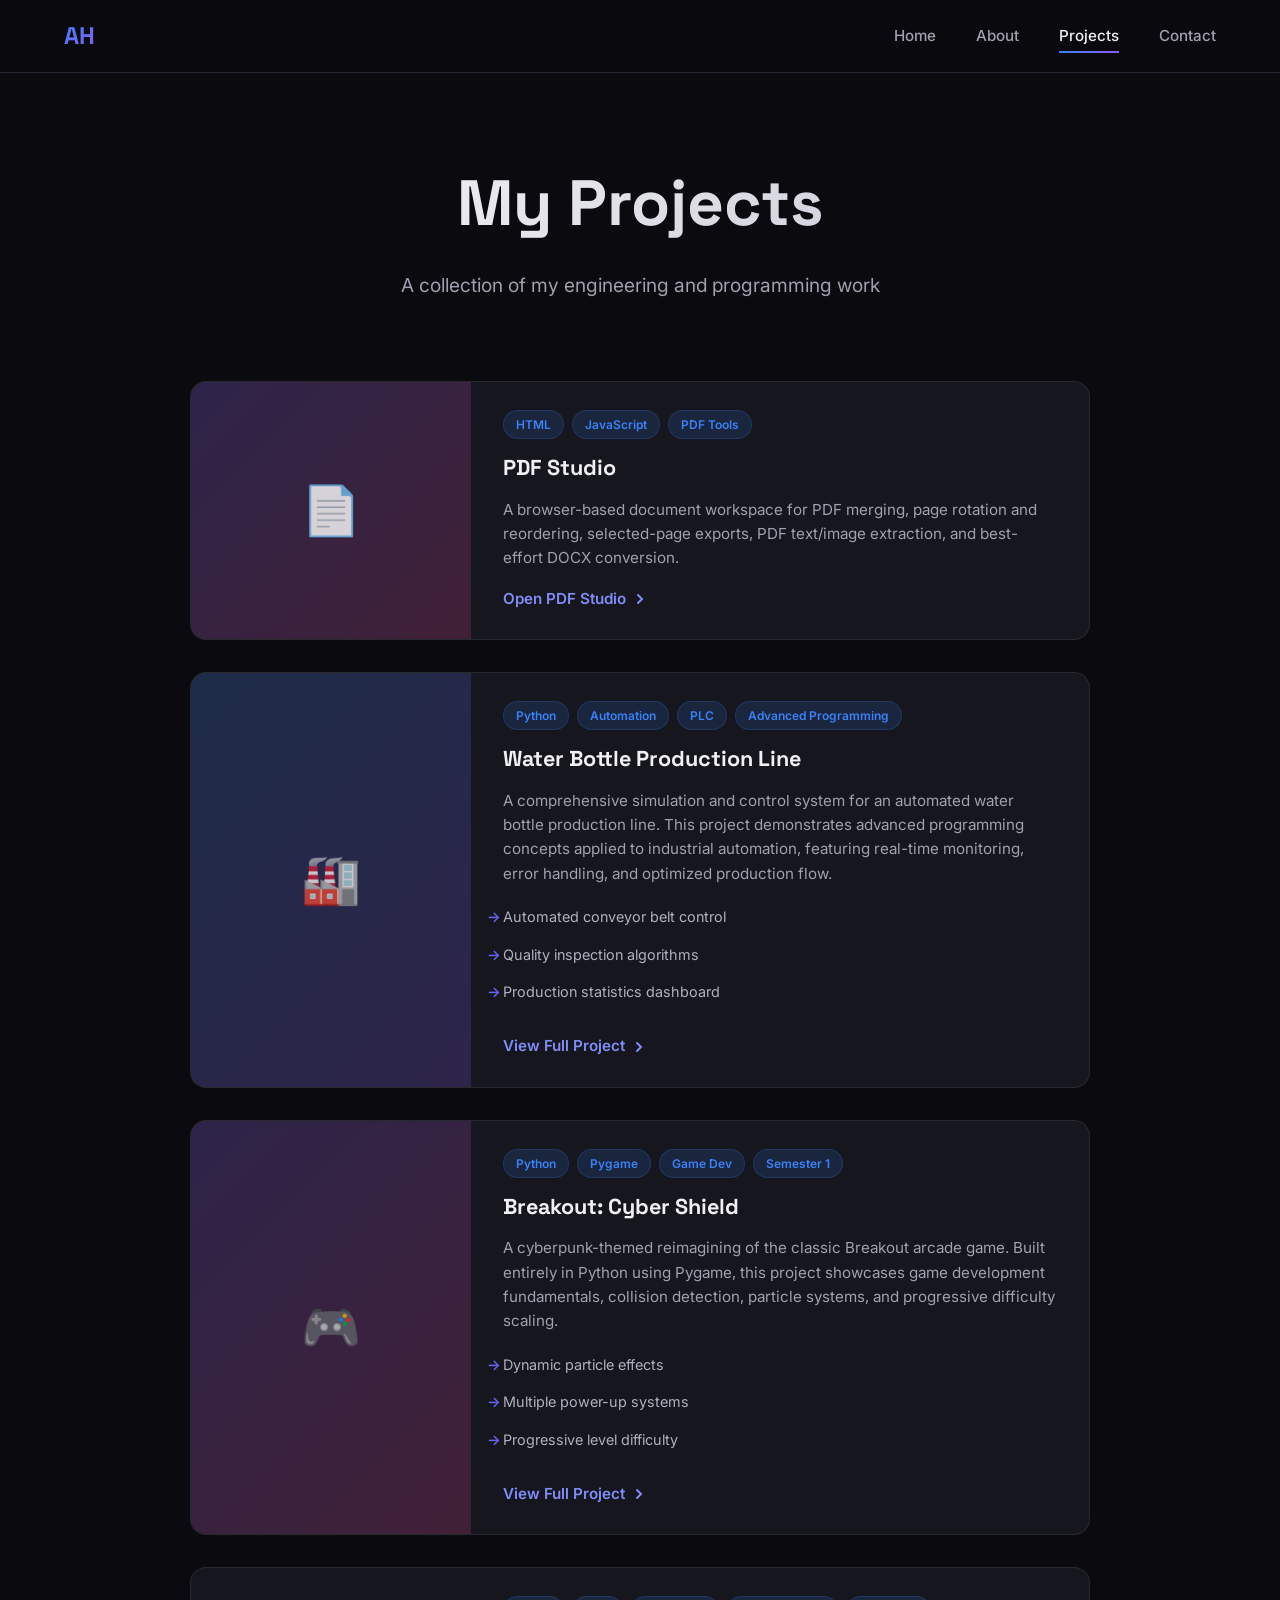
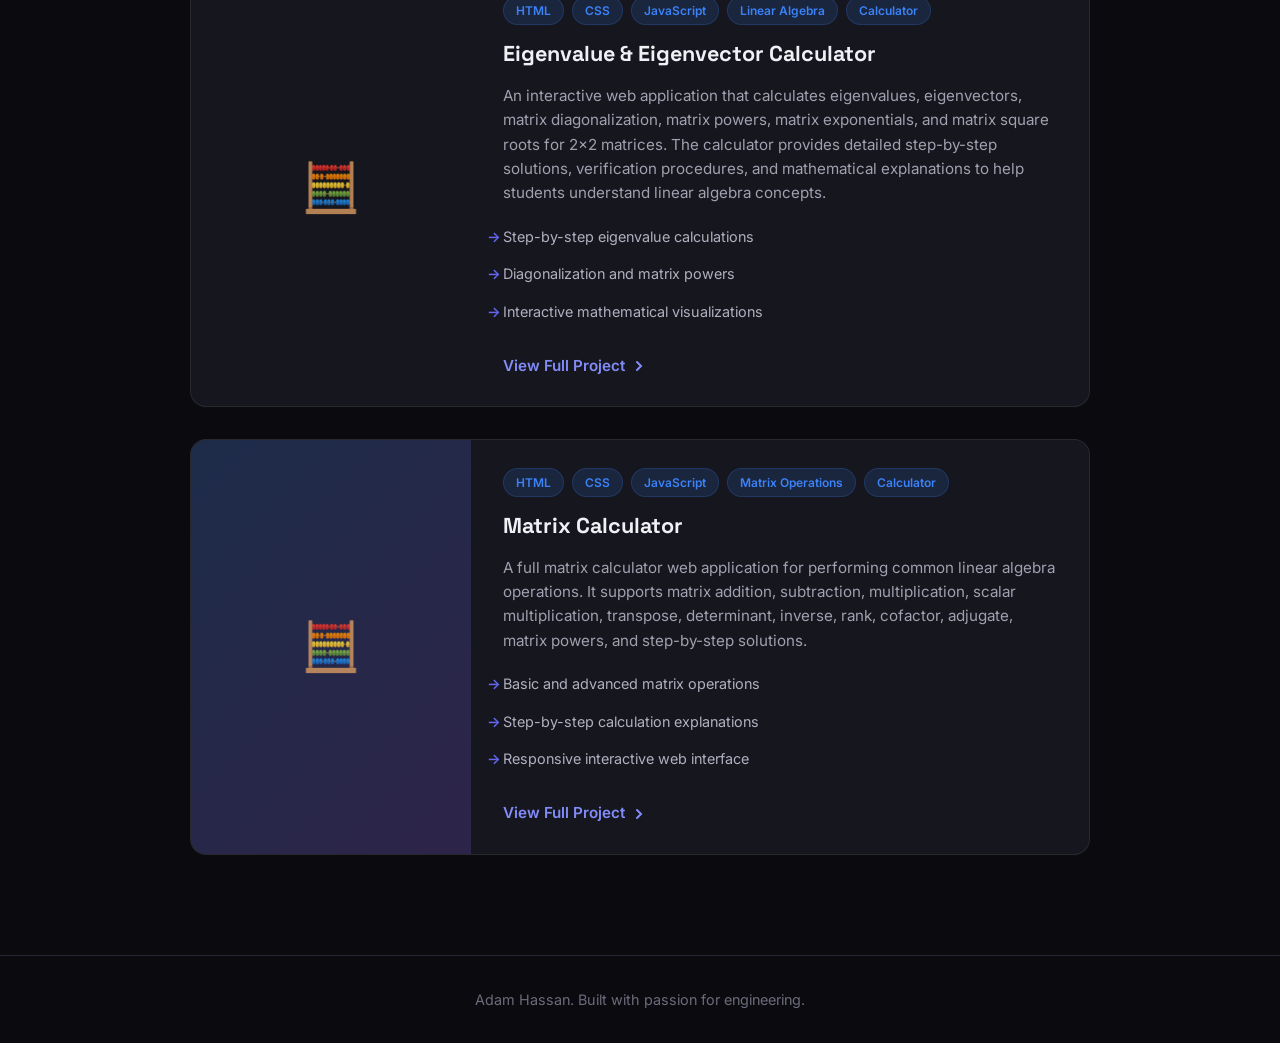
<file: projects.html>
<!DOCTYPE html>
<html lang="en">
<head>
    <meta charset="UTF-8">
    <meta name="viewport" content="width=device-width, initial-scale=1.0">
    <title>Projects | Adam Hassan</title>
    <link rel="stylesheet" href="css/styles.css">
    <link rel="preconnect" href="https://fonts.googleapis.com">
    <link rel="preconnect" href="https://fonts.gstatic.com" crossorigin>
    <link href="https://fonts.googleapis.com/css2?family=Inter:wght@300;400;500;600;700&family=Space+Grotesk:wght@500;700&display=swap" rel="stylesheet">
    <link rel="icon" type="image/png" href="images/favicon.png">

    <style>
        .projects-stack {
            display: flex;
            flex-direction: column;
            gap: 2rem;
            max-width: 900px;
            margin: 0 auto;
        }

        .project-row {
            display: flex;
            align-items: stretch;
            background: rgba(30, 30, 40, 0.6);
            border: 1px solid rgba(255, 255, 255, 0.08);
            border-radius: 16px;
            overflow: hidden;
            transition: transform 0.3s ease, box-shadow 0.3s ease;
        }

        .project-row:hover {
            transform: translateY(-4px);
            box-shadow: 0 12px 40px rgba(0, 0, 0, 0.4);
            border-color: rgba(255, 255, 255, 0.15);
        }

        .project-screenshot {
            flex: 0 0 280px;
            min-height: 220px;
            position: relative;
        }

        .project-screenshot .project-placeholder {
            width: 100%;
            height: 100%;
            display: flex;
            align-items: center;
            justify-content: center;
            min-height: 220px;
        }

        .project-screenshot .project-icon {
            font-size: 3rem;
        }

        .project-details {
            flex: 1;
            padding: 1.75rem 2rem;
            display: flex;
            flex-direction: column;
            justify-content: center;
        }

        .project-details .project-tags {
            display: flex;
            flex-wrap: wrap;
            gap: 0.5rem;
            margin-bottom: 0.75rem;
        }

        .project-details .project-title {
            font-size: 1.35rem;
            font-weight: 700;
            margin-bottom: 0.75rem;
            color: #f0f0f5;
        }

        .project-details .project-description {
            font-size: 0.95rem;
            line-height: 1.6;
            color: #a0a0b0;
            margin-bottom: 1rem;
        }

        .project-details .project-features-preview {
            list-style: none;
            padding: 0;
            margin: 0 0 1.25rem 0;
        }

        .project-details .project-features-preview li {
            font-size: 0.9rem;
            color: #b0b0c0;
            padding: 0.2rem 0;
            display: flex;
            align-items: center;
            gap: 0.5rem;
        }

        .project-details .project-features-preview li::before {
            content: "→";
            color: #6366f1;
            font-weight: 600;
        }

        .project-details .project-link {
            display: inline-flex;
            align-items: center;
            gap: 0.4rem;
            color: #818cf8;
            font-weight: 600;
            font-size: 0.95rem;
            text-decoration: none;
            transition: color 0.2s ease;
            margin-top: auto;
        }

        .project-details .project-link:hover {
            color: #a5b4fc;
        }

        .project-details .project-link svg {
            transition: transform 0.2s ease;
        }

        .project-details .project-link:hover svg {
            transform: translateX(4px);
        }

        /* Responsive */
        @media (max-width: 768px) {
            .project-row {
                flex-direction: column;
            }
            .project-screenshot {
                flex: none;
                width: 100%;
                min-height: 160px;
            }
            .project-details {
                padding: 1.25rem;
            }
        }
    </style>
</head>
<body>
    <nav class="navbar">
        <div class="nav-container">
            <a href="index.html" class="nav-logo">AH</a>
            <button class="nav-toggle" aria-label="Toggle navigation">
                <span></span>
                <span></span>
                <span></span>
            </button>
            <ul class="nav-menu">
                <li><a href="index.html" class="nav-link">Home</a></li>
                <li><a href="about.html" class="nav-link">About</a></li>
                <li><a href="projects.html" class="nav-link active">Projects</a></li>
                <li><a href="index.html#contact" class="nav-link">Contact</a></li>
            </ul>
        </div>
    </nav>

    <main class="page-content">
        <section class="projects-hero">
            <div class="container">
                <h1 class="page-title">My Projects</h1>
                <p class="page-subtitle">A collection of my engineering and programming work</p>
            </div>
        </section>

        <section class="all-projects">
            <div class="container">
                <div class="projects-stack">

                    <!-- pdf-studio-portfolio-integration-v1 -->
                    <article class="project-row">
                        <div class="project-screenshot">
                            <div class="project-placeholder gradient-bg-2">
                                <span class="project-icon" aria-hidden="true">📄</span>
                            </div>
                        </div>
                        <div class="project-details">
                            <div class="project-tags">
                                <span class="tag">HTML</span>
                                <span class="tag">JavaScript</span>
                                <span class="tag">PDF Tools</span>
                            </div>
                            <h3 class="project-title">PDF Studio</h3>
                            <p class="project-description">A browser-based document workspace for PDF merging, page rotation and reordering, selected-page exports, PDF text/image extraction, and best-effort DOCX conversion.</p>
                            <a class="project-link" href="pdf-studio.html" aria-label="Open PDF Studio">
                                Open PDF Studio <svg fill="none" height="16" viewBox="0 0 16 16" width="16" aria-hidden="true"><path d="M6 12L10 8L6 4" stroke="currentColor" stroke-linecap="round" stroke-width="2"/></svg>
                            </a>
                        </div>
                    </article>

                    <!-- Project 1 -->
                    <article class="project-row">
                        <div class="project-screenshot">
                            <div class="project-placeholder gradient-bg-1">
                                <span class="project-icon">🏭</span>
                            </div>
                        </div>
                        <div class="project-details">
                            <div class="project-tags">
                                <span class="tag">Python</span>
                                <span class="tag">Automation</span>
                                <span class="tag">PLC</span>
                                <span class="tag">Advanced Programming</span>
                            </div>
                            <h3 class="project-title">Water Bottle Production Line</h3>
                            <p class="project-description">
                                A comprehensive simulation and control system for an automated water bottle production line. 
                                This project demonstrates advanced programming concepts applied to industrial automation, 
                                featuring real-time monitoring, error handling, and optimized production flow.
                            </p>
                            <ul class="project-features-preview">
                                <li>Automated conveyor belt control</li>
                                <li>Quality inspection algorithms</li>
                                <li>Production statistics dashboard</li>
                            </ul>
                            <a href="water-bottle.html" class="project-link">
                                View Full Project 
                                <svg width="16" height="16" viewBox="0 0 16 16" fill="none">
                                    <path d="M6 12L10 8L6 4" stroke="currentColor" stroke-width="2" stroke-linecap="round"/>
                                </svg>
                            </a>
                        </div>
                    </article>

                    <!-- Project 2 -->
                    <article class="project-row">
                        <div class="project-screenshot">
                            <div class="project-placeholder gradient-bg-2">
                                <span class="project-icon">🎮</span>
                            </div>
                        </div>
                        <div class="project-details">
                            <div class="project-tags">
                                <span class="tag">Python</span>
                                <span class="tag">Pygame</span>
                                <span class="tag">Game Dev</span>
                                <span class="tag">Semester 1</span>
                            </div>
                            <h3 class="project-title">Breakout: Cyber Shield</h3>
                            <p class="project-description">
                                A cyberpunk-themed reimagining of the classic Breakout arcade game. Built entirely in Python 
                                using Pygame, this project showcases game development fundamentals, collision detection, 
                                particle systems, and progressive difficulty scaling.
                            </p>
                            <ul class="project-features-preview">
                                <li>Dynamic particle effects</li>
                                <li>Multiple power-up systems</li>
                                <li>Progressive level difficulty</li>
                            </ul>
                            <a href="breakout.html" class="project-link">
                                View Full Project 
                                <svg width="16" height="16" viewBox="0 0 16 16" fill="none">
                                    <path d="M6 12L10 8L6 4" stroke="currentColor" stroke-width="2" stroke-linecap="round"/>
                                </svg>
                            </a>
                        </div>
                    </article>

                    <!-- Project 3 -->
                    <article class="project-row">
                        <div class="project-screenshot">
                            <div class="project-placeholder gradient-bg-3">
                                <span class="project-icon">🧮</span>
                            </div>
                        </div>
                        <div class="project-details">
                            <div class="project-tags">
                                <span class="tag">HTML</span>
                                <span class="tag">CSS</span>
                                <span class="tag">JavaScript</span>
                                <span class="tag">Linear Algebra</span>
                                <span class="tag">Calculator</span>
                            </div>
                            <h3 class="project-title">Eigenvalue & Eigenvector Calculator</h3>
                            <p class="project-description">
                                An interactive web application that calculates eigenvalues,
                                eigenvectors, matrix diagonalization, matrix powers, matrix
                                exponentials, and matrix square roots for 2×2 matrices.
                                The calculator provides detailed step-by-step solutions,
                                verification procedures, and mathematical explanations to
                                help students understand linear algebra concepts.
                            </p>
                            <ul class="project-features-preview">
                                <li>Step-by-step eigenvalue calculations</li>
                                <li>Diagonalization and matrix powers</li>
                                <li>Interactive mathematical visualizations</li>
                            </ul>
                            <a href="eigen_calculator.html" class="project-link">
                                View Full Project
                                <svg width="16" height="16" viewBox="0 0 16 16" fill="none">
                                    <path d="M6 12L10 8L6 4"
                                        stroke="currentColor"
                                        stroke-width="2"
                                        stroke-linecap="round"/>
                                </svg>
                            </a>
                        </div>
                    </article>

                    <!-- Project 4 -->
                    <article class="project-row">
                        <div class="project-screenshot">
                            <div class="project-placeholder gradient-bg-1">
                                <span class="project-icon">🧮</span>
                            </div>
                        </div>
                        <div class="project-details">
                            <div class="project-tags">
                                <span class="tag">HTML</span>
                                <span class="tag">CSS</span>
                                <span class="tag">JavaScript</span>
                                <span class="tag">Matrix Operations</span>
                                <span class="tag">Calculator</span>
                            </div>
                            <h3 class="project-title">Matrix Calculator</h3>
                            <p class="project-description">
                                A full matrix calculator web application for performing common linear algebra operations.
                                It supports matrix addition, subtraction, multiplication, scalar multiplication, transpose,
                                determinant, inverse, rank, cofactor, adjugate, matrix powers, and step-by-step solutions.
                            </p>
                            <ul class="project-features-preview">
                                <li>Basic and advanced matrix operations</li>
                                <li>Step-by-step calculation explanations</li>
                                <li>Responsive interactive web interface</li>
                            </ul>
                            <a href="matrix-calculator.html" class="project-link">
                                View Full Project
                                <svg width="16" height="16" viewBox="0 0 16 16" fill="none">
                                    <path d="M6 12L10 8L6 4"
                                        stroke="currentColor"
                                        stroke-width="2"
                                        stroke-linecap="round"/>
                                </svg>
                            </a>
                        </div>
                    </article>
                </div>
            </div>
        </section>
    </main>

    <footer class="footer">
        <div class="container">
            <p> Adam Hassan. Built with passion for engineering.</p>
        </div>
    </footer>

    <script src="js/main.js"></script>
</body>
</html>
</file>
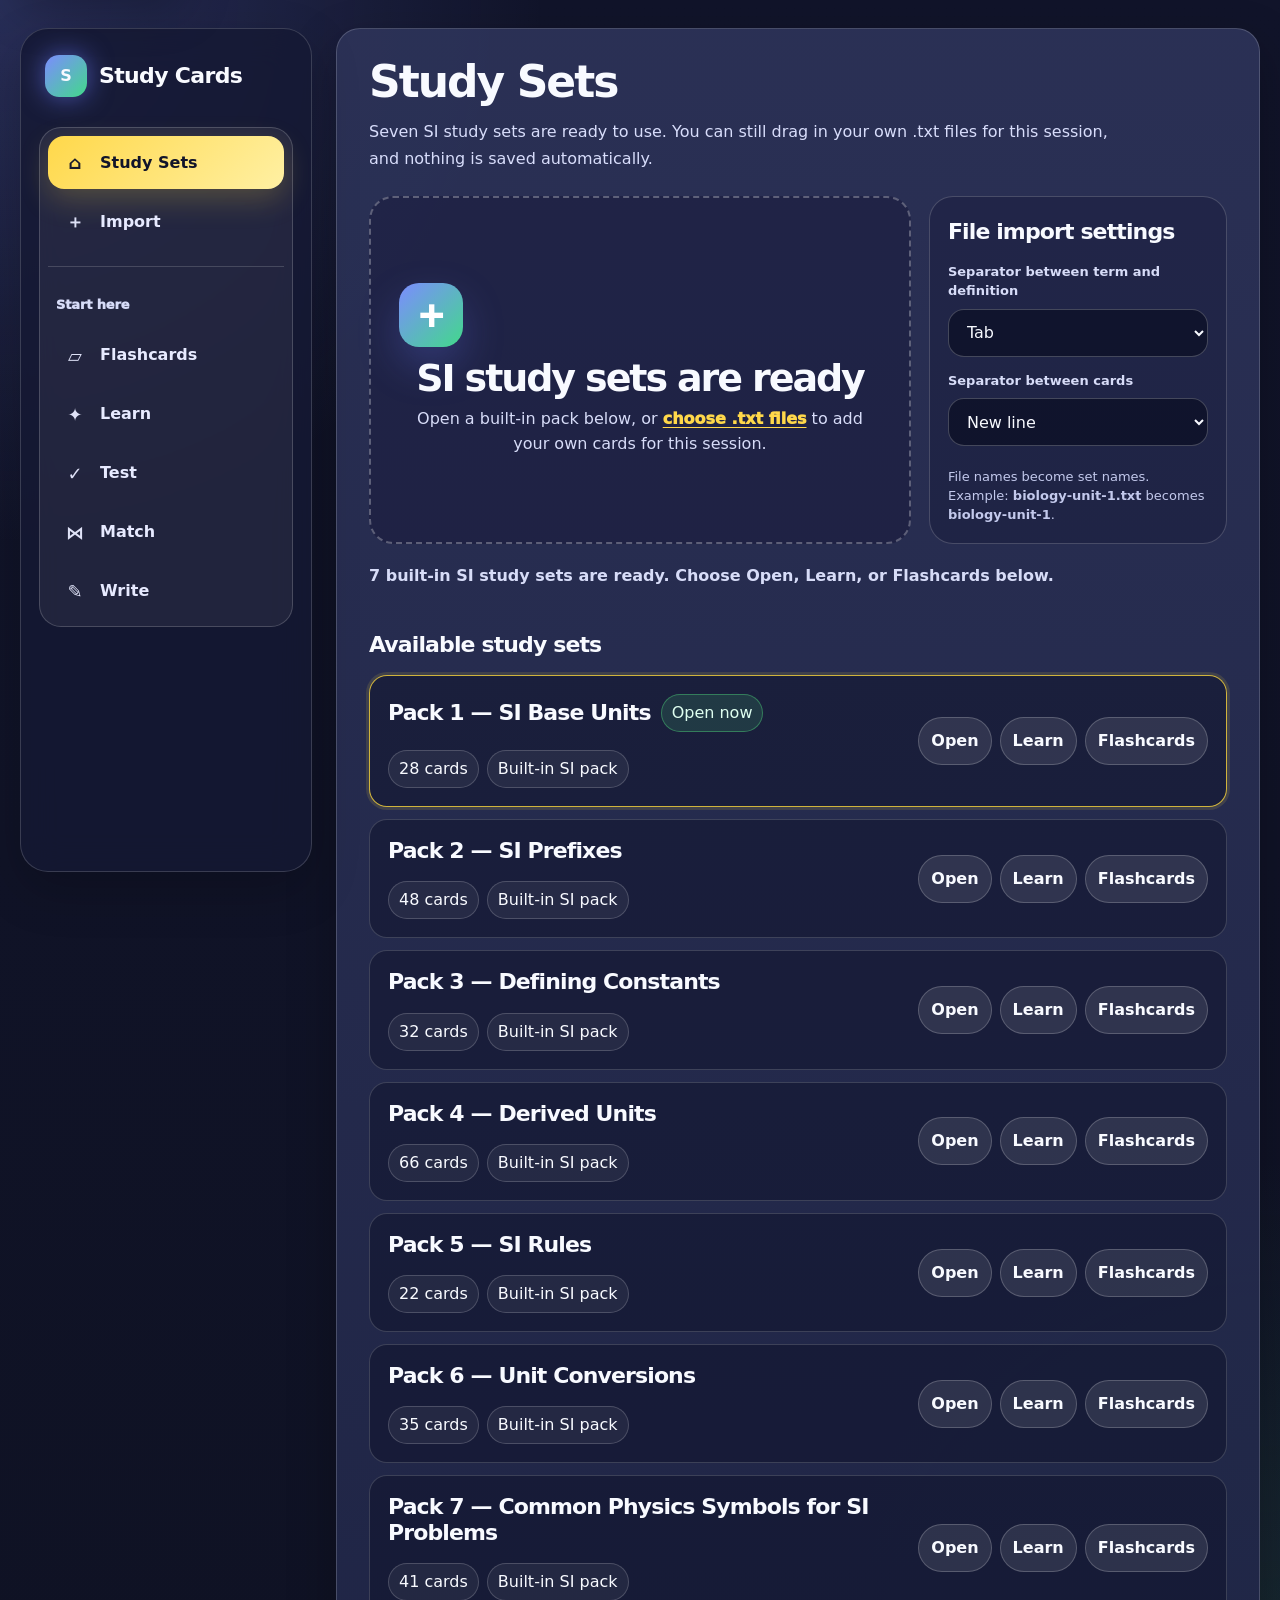
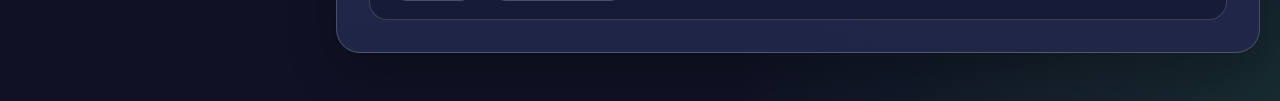
<file: study-cards.html>
<!DOCTYPE html>
<html lang="en">
<head>
  <meta charset="UTF-8" />
  <meta name="viewport" content="width=device-width, initial-scale=1.0" />
  <title>Study Cards</title>

  <style>
    :root {
      --bg: #0b0928;
      --panel: #383d5c;
      --panel-strong: #41476a;
      --text: #ffffff;
      --muted: #c9cce5;
      --muted-2: #9ea3c7;
      --border: rgba(255, 255, 255, 0.16);
      --border-strong: rgba(255, 255, 255, 0.26);
      --primary: #6c7cff;
      --primary-strong: #8d98ff;
      --yellow: #ffda3d;
      --green: #45b56f;
      --red: #f06464;
      --orange: #ffb84d;
      --shadow: 0 24px 70px rgba(0, 0, 0, 0.35);
      --radius: 22px;
      --radius-sm: 14px;
      --transition: 180ms ease;
    }

    * {
      box-sizing: border-box;
    }

    html {
      min-height: 100%;
      max-width: 100%;
      overflow-x: hidden;
      background: var(--bg);
    }

    body {
      min-height: 100vh;
      max-width: 100%;
      overflow-x: hidden;
      margin: 0;
      font-family: Inter, ui-sans-serif, system-ui, -apple-system, BlinkMacSystemFont, "Segoe UI", Arial, sans-serif;
      color: var(--text);
      background:
        radial-gradient(circle at top left, rgba(108, 124, 255, 0.18), transparent 36rem),
        radial-gradient(circle at bottom right, rgba(69, 181, 111, 0.12), transparent 36rem),
        var(--bg);
    }

    button,
    textarea,
    input,
    select {
      font: inherit;
    }

    button {
      cursor: pointer;
      color: inherit;
    }

    button:disabled {
      cursor: not-allowed;
      opacity: 0.65;
    }

    button:focus-visible,
    input:focus-visible,
    textarea:focus-visible,
    select:focus-visible,
    [role="tab"]:focus-visible {
      outline: 3px solid var(--yellow);
      outline-offset: 3px;
    }

    .app {
      width: min(1600px, calc(100% - 32px));
      margin: 0 auto;
      padding: 28px 0 48px;
      display: grid;
      grid-template-columns: 292px minmax(0, 1fr);
      gap: 28px;
      align-items: start;
    }

    main {
      min-width: 0;
    }

    .topbar {
      position: sticky;
      top: 24px;
      min-height: calc(100vh - 56px);
      display: flex;
      flex-direction: column;
      align-items: stretch;
      gap: 22px;
      padding: 18px;
      border: 1px solid var(--border);
      border-radius: 28px;
      background: rgba(255, 255, 255, 0.045);
      box-shadow: 0 18px 50px rgba(0, 0, 0, 0.2);
      max-height: calc(100vh - 56px);
      overflow-y: auto;
    }

    .brand {
      display: inline-flex;
      align-items: center;
      gap: 12px;
      min-width: 0;
      padding: 4px 4px 2px;
    }

    .brand-logo {
      width: 34px;
      height: 34px;
      border-radius: 12px;
      display: grid;
      place-items: center;
      background: linear-gradient(135deg, var(--primary), #42d98b);
      box-shadow: 0 0 26px rgba(108, 124, 255, 0.6);
      font-weight: 900;
      flex: 0 0 auto;
    }

    .brand-title {
      font-size: 22px;
      line-height: 1;
      font-weight: 850;
      letter-spacing: -0.03em;
    }

    .nav {
      display: flex;
      flex-direction: column;
      align-items: stretch;
      justify-content: flex-start;
      gap: 8px;
      padding: 8px;
      border: 1px solid var(--border);
      background: rgba(255, 255, 255, 0.045);
      border-radius: 22px;
      overflow: visible;
      scrollbar-width: none;
    }

    .nav::-webkit-scrollbar {
      display: none;
    }

    .nav-button {
      width: 100%;
      border: 0;
      color: var(--muted);
      background: transparent;
      border-radius: 16px;
      padding: 13px 14px;
      font-weight: 850;
      text-align: left;
      white-space: nowrap;
      transition: background var(--transition), color var(--transition), transform var(--transition);
    }

    .nav-button:hover {
      color: var(--text);
      background: rgba(255, 255, 255, 0.075);
    }

    .nav-button[aria-selected="true"] {
      color: #10132d;
      background: var(--yellow);
      box-shadow: 0 10px 30px rgba(255, 218, 61, 0.22);
    }

    .topbar-actions {
      display: none;
      flex-direction: column;
      align-items: stretch;
      gap: 10px;
      min-width: 0;
      margin-top: auto;
    }

    .mini-stat {
      display: inline-flex;
      align-items: center;
      justify-content: space-between;
      gap: 8px;
      width: 100%;
      color: var(--muted);
      background: rgba(255, 255, 255, 0.06);
      border: 1px solid var(--border);
      border-radius: 16px;
      padding: 12px 14px;
      font-weight: 800;
      white-space: nowrap;
    }

    .mini-stat strong {
      color: var(--text);
    }

    .clear-button {
      width: 100%;
      min-height: 44px;
      border-radius: 16px;
      border: 1px solid rgba(240, 100, 100, 0.45);
      background: rgba(240, 100, 100, 0.16);
      color: var(--text);
      display: inline-flex;
      align-items: center;
      justify-content: center;
      padding: 0 14px;
      font-weight: 900;
      transition: background var(--transition), border var(--transition), transform var(--transition);
    }

    .clear-button:hover {
      transform: translateY(-1px);
      background: rgba(240, 100, 100, 0.24);
      border-color: rgba(240, 100, 100, 0.75);
    }

    .view {
      display: none;
    }

    .view.active {
      display: block;
      animation: fade-in 190ms ease;
    }

    @keyframes fade-in {
      from {
        opacity: 0;
        transform: translateY(8px);
      }

      to {
        opacity: 1;
        transform: translateY(0);
      }
    }

    .hero-grid {
      display: grid;
      grid-template-columns: minmax(0, 1.1fr) minmax(320px, 0.9fr);
      gap: 22px;
      align-items: start;
    }

    .panel {
      background: linear-gradient(180deg, rgba(62, 68, 104, 0.98), rgba(53, 58, 90, 0.98));
      border: 1px solid var(--border);
      border-radius: var(--radius);
      box-shadow: var(--shadow);
    }

    .panel-header {
      padding: 28px 30px 0;
    }

    .panel-body {
      padding: 28px 30px 30px;
    }

    .section-title {
      margin: 0;
      font-size: clamp(28px, 4vw, 44px);
      line-height: 1.05;
      letter-spacing: -0.06em;
    }

    .section-title-sm {
      font-size: 30px;
    }

    .section-subtitle {
      margin: 14px 0 0;
      color: var(--muted);
      font-size: 16px;
      line-height: 1.65;
      max-width: 720px;
    }

    .field-grid {
      display: grid;
      grid-template-columns: repeat(3, minmax(0, 1fr));
      gap: 14px;
      margin: 20px 0;
    }

    .field {
      display: grid;
      gap: 8px;
    }

    .field label {
      color: var(--muted);
      font-weight: 800;
      font-size: 13px;
    }

    .select,
    .input,
    .textarea {
      width: 100%;
      border: 1px solid var(--border);
      background: rgba(11, 9, 40, 0.46);
      color: var(--text);
      border-radius: var(--radius-sm);
      outline: none;
      transition: border var(--transition), box-shadow var(--transition), background var(--transition);
    }

    .select,
    .input {
      min-height: 48px;
      padding: 0 14px;
    }

    .textarea {
      min-height: 260px;
      resize: vertical;
      padding: 16px;
      line-height: 1.55;
      tab-size: 2;
      white-space: pre;
      overflow: auto;
    }

    .select:focus,
    .input:focus,
    .textarea:focus {
      border-color: rgba(141, 152, 255, 0.9);
      box-shadow: 0 0 0 4px rgba(108, 124, 255, 0.17);
      background: rgba(11, 9, 40, 0.64);
    }

    .file-import-box,
    .backup-box {
      display: flex;
      align-items: center;
      justify-content: space-between;
      gap: 14px;
      margin-top: 14px;
      padding: 14px;
      border-radius: var(--radius-sm);
      border: 1px dashed rgba(255, 255, 255, 0.26);
      background: rgba(11, 9, 40, 0.28);
    }

    .file-input {
      position: absolute;
      inline-size: 1px;
      block-size: 1px;
      overflow: hidden;
      clip: rect(0 0 0 0);
      clip-path: inset(50%);
      white-space: nowrap;
    }

    .file-name {
      color: var(--muted);
      font-size: 14px;
      font-weight: 800;
      line-height: 1.35;
      overflow-wrap: anywhere;
    }

    .file-help,
    .form-help {
      color: var(--muted-2);
      font-size: 13px;
      line-height: 1.45;
      margin-top: 8px;
    }

    .import-example {
      margin-top: 12px;
      padding: 13px 14px;
      border-radius: var(--radius-sm);
      border: 1px solid var(--border);
      background: rgba(11, 9, 40, 0.24);
      color: var(--muted);
      font-size: 13px;
      line-height: 1.5;
    }

    .import-example code {
      display: block;
      margin-top: 6px;
      color: var(--text);
      white-space: normal;
      overflow-wrap: anywhere;
    }

    .button-row {
      display: flex;
      flex-wrap: wrap;
      gap: 12px;
      align-items: center;
      margin-top: 18px;
    }

    .button-row.compact {
      margin-top: 0;
    }

    .learn-answer-actions {
      justify-content: flex-end;
    }

    .center-actions {
      justify-content: center;
    }

    .btn {
      border: 0;
      border-radius: 999px;
      min-height: 46px;
      padding: 0 18px;
      font-weight: 900;
      letter-spacing: -0.01em;
      transition: transform var(--transition), box-shadow var(--transition), background var(--transition), border var(--transition);
      display: inline-flex;
      align-items: center;
      justify-content: center;
      text-decoration: none;
    }

    .btn:hover:not(:disabled) {
      transform: translateY(-1px);
    }

    .btn-primary {
      color: #10132d;
      background: var(--yellow);
      box-shadow: 0 14px 30px rgba(255, 218, 61, 0.22);
    }

    .btn-secondary {
      color: var(--text);
      background: rgba(255, 255, 255, 0.09);
      border: 1px solid var(--border);
    }

    .btn-secondary:hover:not(:disabled) {
      background: rgba(255, 255, 255, 0.13);
      border-color: var(--border-strong);
    }

    .btn-danger {
      color: #fff;
      background: rgba(240, 100, 100, 0.18);
      border: 1px solid rgba(240, 100, 100, 0.45);
    }

    .preview-box {
      margin-top: 18px;
      border-radius: var(--radius-sm);
      border: 1px solid var(--border);
      background: rgba(11, 9, 40, 0.35);
      padding: 16px;
      min-height: 92px;
      color: var(--muted);
      line-height: 1.5;
    }

    .preview-summary {
      color: var(--text);
      font-weight: 900;
    }

    .preview-card {
      padding: 13px 0;
      border-top: 1px solid rgba(255, 255, 255, 0.1);
    }

    .preview-card:first-child {
      border-top: 0;
      padding-top: 0;
    }

    .preview-term {
      color: var(--text);
      font-weight: 850;
    }

    .preview-definition {
      color: var(--muted);
      margin-top: 4px;
    }

    .preview-warning {
      color: #ffd89b;
      margin-top: 12px;
      font-weight: 800;
    }

    .preview-error-list {
      margin: 8px 0 0;
      padding-left: 18px;
      color: #ffd0d0;
    }

    .stats-grid {
      display: grid;
      grid-template-columns: repeat(5, minmax(0, 1fr));
      gap: 14px;
    }

    .stat-card {
      border-radius: 18px;
      background: rgba(11, 9, 40, 0.35);
      border: 1px solid var(--border);
      padding: 18px;
    }

    .stat-label {
      color: var(--muted-2);
      font-weight: 850;
      font-size: 13px;
    }

    .stat-value {
      margin-top: 8px;
      font-size: 34px;
      line-height: 1;
      letter-spacing: -0.05em;
      font-weight: 950;
    }

    .spacer-md {
      height: 24px;
    }

    .cards-toolbar {
      display: flex;
      align-items: center;
      justify-content: space-between;
      gap: 14px;
      margin-bottom: 16px;
    }

    .cards-toolbar .input {
      max-width: 420px;
    }

    .card-list {
      display: grid;
      gap: 12px;
    }

    .card-row {
      display: grid;
      grid-template-columns: minmax(0, 1fr) minmax(0, 1fr) auto;
      gap: 16px;
      align-items: start;
      padding: 18px;
      border-radius: 18px;
      border: 1px solid var(--border);
      background: rgba(11, 9, 40, 0.28);
    }

    .card-text-label {
      color: var(--muted-2);
      font-size: 12px;
      font-weight: 900;
      margin-bottom: 6px;
      text-transform: uppercase;
      letter-spacing: 0.08em;
    }

    .card-text-value {
      color: var(--text);
      font-size: 16px;
      line-height: 1.45;
      overflow-wrap: anywhere;
    }

    .card-meta {
      grid-column: 1 / -1;
      display: flex;
      flex-wrap: wrap;
      gap: 8px;
      color: var(--muted-2);
      font-size: 12px;
      font-weight: 850;
    }

    .badge {
      display: inline-flex;
      align-items: center;
      border: 1px solid var(--border);
      border-radius: 999px;
      padding: 6px 10px;
      background: rgba(255, 255, 255, 0.06);
    }


    .badge.mastered {
      color: #dffff0;
      border-color: rgba(69, 181, 111, 0.55);
      background: rgba(69, 181, 111, 0.18);
    }

    .card-actions {
      display: flex;
      align-items: center;
      gap: 8px;
      flex-wrap: wrap;
      justify-content: flex-end;
    }

    .small-button {
      border: 1px solid var(--border);
      color: var(--text);
      background: rgba(255, 255, 255, 0.07);
      border-radius: 999px;
      min-width: 40px;
      height: 40px;
      padding: 0 12px;
      font-weight: 900;
      transition: background var(--transition), border var(--transition), transform var(--transition);
    }

    .small-button:hover:not(:disabled) {
      background: rgba(255, 255, 255, 0.12);
      border-color: var(--border-strong);
      transform: translateY(-1px);
    }


    .study-shell {
      width: min(960px, 100%);
      margin: 0 auto;
    }

    .flash-progress {
      display: flex;
      align-items: center;
      justify-content: center;
      gap: 12px;
      margin-bottom: 18px;
      color: var(--muted);
      font-weight: 900;
    }

    .flash-card {
      min-height: 420px;
      width: 100%;
      border-radius: 28px;
      border: 1px solid var(--border);
      background: linear-gradient(180deg, rgba(65, 71, 106, 0.98), rgba(54, 60, 92, 0.98));
      color: var(--text);
      box-shadow: var(--shadow);
      display: grid;
      place-items: center;
      padding: 34px;
      text-align: center;
      user-select: none;
      transition: transform var(--transition), border var(--transition), background var(--transition);
    }

    .flash-card:hover:not(:disabled) {
      transform: translateY(-2px);
      border-color: var(--border-strong);
    }

    .flash-content {
      width: 100%;
    }

    .flash-label {
      color: var(--primary-strong);
      font-weight: 950;
      text-transform: uppercase;
      letter-spacing: 0.1em;
      font-size: 13px;
      margin-bottom: 24px;
    }

    .flash-text {
      font-size: clamp(28px, 4.2vw, 52px);
      line-height: 1.18;
      letter-spacing: -0.055em;
      font-weight: 850;
      overflow-wrap: anywhere;
    }

    .flash-text.small {
      font-size: clamp(28px, 4vw, 42px);
    }

    .flash-hint {
      color: var(--muted-2);
      font-weight: 800;
      margin-top: 32px;
    }

    .learn-top {
      width: min(960px, 100%);
      margin: 0 auto 24px;
    }

    .quiz-progress {
      display: grid;
      grid-template-columns: auto minmax(0, 1fr) auto;
      align-items: center;
      gap: 8px;
    }

    .progress-badge {
      width: 50px;
      height: 50px;
      border-radius: 999px;
      display: grid;
      place-items: center;
      background: rgba(255, 255, 255, 0.16);
      color: var(--text);
      font-weight: 950;
      font-size: 18px;
    }

    .progress-badge.start {
      background: rgba(69, 181, 111, 0.75);
    }

    .progress-track {
      height: 18px;
      border-radius: 999px;
      background: rgba(255, 255, 255, 0.32);
      overflow: hidden;
      position: relative;
    }

    .progress-fill {
      position: absolute;
      inset: 0 auto 0 0;
      width: 0;
      border-radius: inherit;
      background: linear-gradient(90deg, var(--green), var(--primary));
      transition: width 280ms ease;
    }

    .learn-card {
      width: min(960px, 100%);
      min-height: 460px;
      margin: 0 auto;
      padding: 34px;
      border-radius: 24px;
      border: 1px solid var(--border);
      background: linear-gradient(180deg, rgba(65, 71, 106, 0.98), rgba(54, 60, 92, 0.98));
      box-shadow: var(--shadow);
    }

    .learn-meta {
      display: flex;
      align-items: center;
      justify-content: space-between;
      gap: 10px;
      color: var(--text);
      font-size: 15px;
      font-weight: 900;
      margin-bottom: 36px;
    }

    .learn-meta-left {
      display: inline-flex;
      align-items: center;
      gap: 10px;
    }

    .speaker-button {
      width: 38px;
      height: 38px;
      border: 1px solid var(--border);
      background: rgba(255, 255, 255, 0.07);
      color: var(--text);
      border-radius: 999px;
      display: grid;
      place-items: center;
      font-size: 17px;
    }

    .learn-question {
      font-size: clamp(24px, 3vw, 34px);
      line-height: 1.25;
      letter-spacing: -0.045em;
      min-height: 112px;
      overflow-wrap: anywhere;
    }

    .true-false-statement {
      margin-top: 22px;
      padding: 18px;
      border: 1px solid var(--border);
      border-radius: var(--radius-sm);
      background: rgba(11, 9, 40, 0.26);
    }

    .true-false-label {
      color: var(--muted-2);
      font-size: 12px;
      font-weight: 950;
      letter-spacing: 0.08em;
      text-transform: uppercase;
      margin-bottom: 8px;
    }

    .true-false-definition {
      color: var(--text);
      font-size: clamp(20px, 2.4vw, 28px);
      line-height: 1.35;
      overflow-wrap: anywhere;
    }

    .learn-settings {
      width: min(980px, 100%);
      margin: 26px auto 0;
      text-align: left;
      display: grid;
      gap: 22px;
    }

    .setup-section {
      margin: 0;
      padding: 0;
      border: 0;
    }

    .setup-section legend {
      margin-bottom: 10px;
      color: var(--muted);
      font-size: 14px;
      font-weight: 950;
      letter-spacing: 0.01em;
    }

    .setup-option-grid {
      display: grid;
      grid-template-columns: repeat(3, minmax(0, 1fr));
      gap: 12px;
    }

    .setup-option {
      position: relative;
      display: grid;
      gap: 6px;
      min-height: 112px;
      padding: 18px;
      border: 2px solid var(--border);
      border-radius: 20px;
      background: rgba(11, 9, 40, 0.28);
      color: var(--text);
      cursor: pointer;
      transition: transform var(--transition), background var(--transition), border var(--transition), box-shadow var(--transition);
    }

    .setup-option:hover {
      transform: translateY(-1px);
      background: rgba(255, 255, 255, 0.075);
      border-color: rgba(255, 255, 255, 0.34);
    }

    .setup-radio {
      position: absolute;
      inline-size: 1px;
      block-size: 1px;
      opacity: 0;
      pointer-events: none;
    }

    .setup-option:has(.setup-radio:checked) {
      border-color: var(--yellow);
      background: rgba(255, 218, 61, 0.12);
      box-shadow: 0 16px 34px rgba(255, 218, 61, 0.14);
    }

    .setup-option:has(.setup-radio:focus-visible) {
      outline: 3px solid var(--yellow);
      outline-offset: 3px;
    }

    .setup-option-title {
      font-size: 18px;
      font-weight: 950;
      line-height: 1.2;
    }

    .setup-option-text {
      color: var(--muted-2);
      font-size: 13px;
      font-weight: 750;
      line-height: 1.45;
    }

    .setup-chip-grid {
      display: flex;
      flex-wrap: wrap;
      align-items: center;
      gap: 10px;
    }

    .setup-chip {
      position: relative;
      display: inline-flex;
      flex-shrink: 0;
      align-items: center;
      justify-content: center;
      min-height: 44px;
      padding: 0 16px;
      border: 2px solid var(--border);
      border-radius: 999px;
      background: rgba(11, 9, 40, 0.28);
      color: var(--text);
      font-weight: 900;
      cursor: pointer;
      transition: transform var(--transition), background var(--transition), border var(--transition), box-shadow var(--transition);
    }

    .setup-chip:hover {
      transform: translateY(-1px);
      background: rgba(255, 255, 255, 0.075);
      border-color: rgba(255, 255, 255, 0.34);
    }

    .setup-chip:has(.setup-radio:checked) {
      color: #10132d;
      background: var(--yellow);
      border-color: var(--yellow);
      box-shadow: 0 12px 26px rgba(255, 218, 61, 0.18);
    }

    .setup-chip:has(.setup-radio:focus-visible) {
      outline: 3px solid var(--yellow);
      outline-offset: 3px;
    }

    .setup-custom-chip {
      gap: 10px;
      padding-right: 10px;
    }

    .custom-count-input {
      display: none;
      width: 96px;
      min-height: 34px;
      border: 1px solid rgba(255, 255, 255, 0.28);
      border-radius: 999px;
      background: rgba(11, 9, 40, 0.28);
      color: var(--text);
      padding: 0 12px;
      font-weight: 900;
      outline: none;
    }

    .setup-custom-chip:has(.setup-radio:checked) .custom-count-input {
      display: inline-flex;
    }

    .custom-count-input:focus-visible {
      outline: 3px solid var(--yellow);
      outline-offset: 3px;
    }



    .deck-picker-panel {
      width: min(980px, 100%);
      margin: 0 auto;
      text-align: left;
    }

    .deck-picker-header {
      display: flex;
      align-items: end;
      justify-content: space-between;
      gap: 14px;
      margin-bottom: 12px;
    }

    .deck-picker-title {
      margin: 0;
      color: var(--text);
      font-size: 18px;
      font-weight: 950;
      letter-spacing: -0.02em;
    }

    .deck-picker-meta {
      color: var(--muted-2);
      font-size: 13px;
      font-weight: 850;
      white-space: nowrap;
    }

    .deck-choice-list {
      display: grid;
      gap: 10px;
    }

    .deck-choice {
      position: relative;
      display: grid;
      grid-template-columns: 46px minmax(0, 1fr) 42px;
      align-items: center;
      gap: 14px;
      min-height: 76px;
      padding: 12px 14px;
      border: 2px solid transparent;
      border-radius: 18px;
      background: rgba(11, 9, 40, 0.18);
      color: var(--text);
      cursor: pointer;
      transition: background var(--transition), border var(--transition), transform var(--transition), box-shadow var(--transition);
    }

    .deck-choice:hover {
      background: rgba(255, 255, 255, 0.07);
      transform: translateY(-1px);
    }

    .deck-choice:has(.deck-checkbox:checked) {
      border-color: rgba(141, 152, 255, 0.72);
      background: rgba(108, 124, 255, 0.10);
      box-shadow: 0 14px 32px rgba(108, 124, 255, 0.10);
    }

    .deck-choice:has(.deck-checkbox:focus-visible) {
      outline: 3px solid var(--yellow);
      outline-offset: 3px;
    }

    .deck-checkbox {
      position: absolute;
      inline-size: 1px;
      block-size: 1px;
      opacity: 0;
      pointer-events: none;
    }

    .deck-choice-icon {
      width: 46px;
      height: 46px;
      display: grid;
      place-items: center;
      border-radius: 12px;
      background: rgba(141, 152, 255, 0.18);
      color: #a9d6ff;
      font-size: 22px;
      font-weight: 950;
    }

    .deck-choice-main {
      display: grid;
      gap: 3px;
      min-width: 0;
    }

    .deck-choice-title {
      color: var(--text);
      font-size: 16px;
      font-weight: 950;
      line-height: 1.25;
      overflow-wrap: anywhere;
    }

    .deck-choice-subtitle {
      color: var(--muted-2);
      font-size: 13px;
      font-weight: 850;
      line-height: 1.35;
    }

    .deck-choice-toggle {
      width: 26px;
      height: 26px;
      border-radius: 999px;
      border: 2px solid rgba(255, 255, 255, 0.72);
      display: grid;
      place-items: center;
      color: var(--text);
      font-size: 17px;
      font-weight: 950;
      justify-self: end;
    }

    .deck-choice-toggle::before {
      content: "+";
      transform: translateY(-1px);
    }

    .deck-choice:has(.deck-checkbox:checked) .deck-choice-toggle {
      background: rgba(255, 255, 255, 0.94);
      border-color: rgba(255, 255, 255, 0.94);
      color: #161633;
    }

    .deck-choice:has(.deck-checkbox:checked) .deck-choice-toggle::before {
      content: "✓";
      transform: none;
    }

    .deck-picker-empty {
      padding: 18px;
      border: 1px dashed rgba(255, 255, 255, 0.28);
      border-radius: 18px;
      color: var(--muted);
      background: rgba(11, 9, 40, 0.20);
      text-align: center;
      font-weight: 850;
    }

    .learn-start-note {
      width: min(980px, 100%);
      margin: 14px auto 0;
      color: var(--muted-2);
      font-size: 14px;
      line-height: 1.5;
    }

    .learn-start-actions {
      margin-top: 18px;
    }

    .learn-back-button {
      min-height: 38px;
      padding: 0 14px;
      font-size: 14px;
    }

    .typing-form {
      display: grid;
      grid-template-columns: minmax(0, 1fr) auto;
      gap: 12px;
      align-items: center;
    }

    .typing-input {
      min-height: 58px;
      font-size: 18px;
    }

    .sr-only {
      position: absolute;
      width: 1px;
      height: 1px;
      padding: 0;
      margin: -1px;
      overflow: hidden;
      clip: rect(0, 0, 0, 0);
      white-space: nowrap;
      border: 0;
    }

    .answer-title {
      margin: 34px 0 16px;
      color: var(--text);
      font-size: 16px;
      font-weight: 950;
    }

    .answer-grid {
      display: grid;
      grid-template-columns: repeat(2, minmax(0, 1fr));
      gap: 14px 16px;
    }

    .answer-choice {
      min-height: 72px;
      border-radius: 12px;
      border: 2px solid rgba(255, 255, 255, 0.18);
      background: rgba(11, 9, 40, 0.16);
      color: var(--text);
      display: grid;
      grid-template-columns: 44px minmax(0, 1fr);
      align-items: center;
      text-align: left;
      padding: 14px 18px;
      transition: border var(--transition), background var(--transition), transform var(--transition);
    }

    .answer-choice:hover:not(:disabled) {
      transform: translateY(-1px);
      border-color: rgba(141, 152, 255, 0.75);
      background: rgba(108, 124, 255, 0.12);
    }

    .answer-choice-number {
      font-weight: 950;
      color: var(--text);
    }

    .answer-choice-text {
      font-size: 18px;
      line-height: 1.35;
      overflow-wrap: anywhere;
    }

    .answer-choice.correct {
      background: rgba(69, 181, 111, 0.22);
      border-color: rgba(69, 181, 111, 0.95);
    }

    .answer-choice.wrong {
      background: rgba(240, 100, 100, 0.22);
      border-color: rgba(240, 100, 100, 0.95);
    }

    .learn-footer {
      display: flex;
      align-items: center;
      justify-content: space-between;
      gap: 16px;
      margin-top: 24px;
    }

    .learn-feedback {
      color: var(--muted);
      font-weight: 850;
      min-height: 24px;
      overflow-wrap: anywhere;
    }

    .learn-feedback.correct {
      color: #8dffb5;
    }

    .learn-feedback.wrong {
      color: #ffb0b0;
    }

    .empty-state {
      width: min(760px, 100%);
      margin: 0 auto;
      padding: 42px;
      text-align: center;
      border-radius: 24px;
      border: 1px solid var(--border);
      background: rgba(255, 255, 255, 0.055);
      box-shadow: var(--shadow);
    }

    .empty-state h2 {
      margin: 0;
      font-size: 32px;
      letter-spacing: -0.05em;
    }

    .empty-state p {
      color: var(--muted);
      line-height: 1.6;
      margin: 12px auto 0;
      max-width: 560px;
    }

    .mini-deck-list {
      display: grid;
      gap: 10px;
      margin-top: 22px;
      text-align: left;
    }

    .mini-deck-button {
      width: 100%;
      min-height: 58px;
      border-radius: 16px;
      border: 1px solid var(--border);
      background: rgba(11, 9, 40, 0.32);
      color: var(--text);
      display: flex;
      align-items: center;
      justify-content: space-between;
      gap: 14px;
      padding: 12px 16px;
      font-weight: 900;
      text-align: left;
    }

    .mini-deck-button small {
      color: var(--muted);
      font-weight: 850;
      white-space: nowrap;
    }

    .mini-deck-button:hover {
      border-color: var(--yellow);
      background: rgba(255, 218, 61, 0.1);
    }

    .toast {
      position: fixed;
      left: 50%;
      bottom: 24px;
      transform: translateX(-50%) translateY(calc(100% + 48px));
      opacity: 0;
      visibility: hidden;
      pointer-events: none;
      background: rgba(255, 255, 255, 0.96);
      color: #121530;
      border-radius: 999px;
      padding: 10px 12px 10px 18px;
      font-weight: 950;
      box-shadow: 0 18px 60px rgba(0, 0, 0, 0.38);
      transition: transform 220ms ease, opacity 180ms ease, visibility 0s linear 220ms;
      z-index: 50;
      max-width: calc(100% - 32px);
      display: inline-flex;
      align-items: center;
      gap: 12px;
    }

    .toast.show {
      transform: translateX(-50%) translateY(0);
      opacity: 1;
      visibility: visible;
      pointer-events: auto;
      transition: transform 220ms ease, opacity 180ms ease;
    }

    .toast button {
      border: 0;
      color: #10132d;
      background: var(--yellow);
      border-radius: 999px;
      padding: 8px 12px;
      font-weight: 950;
    }

    .export-tools {
      display: flex;
      flex-wrap: wrap;
      gap: 12px;
      margin-top: 18px;
    }

    .done-score {
      display: grid;
      gap: 14px;
      justify-items: center;
      text-align: center;
    }

    .score-number {
      font-size: clamp(58px, 9vw, 108px);
      line-height: 0.9;
      font-weight: 950;
      letter-spacing: -0.08em;
    }

    .score-caption {
      color: var(--muted);
      font-weight: 850;
      font-size: 18px;
    }

    .session-summary {
      display: grid;
      grid-template-columns: repeat(4, minmax(0, 1fr));
      gap: 12px;
      width: min(720px, 100%);
    }

    .session-summary-item {
      padding: 14px;
      border-radius: var(--radius-sm);
      border: 1px solid var(--border);
      background: rgba(11, 9, 40, 0.28);
    }

    .session-summary-label {
      color: var(--muted-2);
      font-size: 12px;
      font-weight: 950;
      letter-spacing: 0.08em;
      text-transform: uppercase;
    }

    .session-summary-value {
      margin-top: 6px;
      color: var(--text);
      font-size: 24px;
      font-weight: 950;
    }

    .modal-backdrop {
      position: fixed;
      inset: 0;
      z-index: 60;
      background: rgba(5, 4, 20, 0.72);
      display: grid;
      place-items: center;
      padding: 18px;
    }

    .modal-backdrop.hidden {
      display: none;
    }

    .modal {
      width: min(640px, 100%);
      border-radius: 24px;
      background: linear-gradient(180deg, rgba(62, 68, 104, 1), rgba(53, 58, 90, 1));
      border: 1px solid var(--border-strong);
      box-shadow: var(--shadow);
      padding: 28px;
    }

    .modal h2 {
      margin: 0;
      font-size: 28px;
      letter-spacing: -0.05em;
    }

    .modal-form {
      display: grid;
      gap: 16px;
      margin-top: 18px;
    }

    .modal-actions {
      display: flex;
      gap: 12px;
      justify-content: flex-end;
      flex-wrap: wrap;
      margin-top: 8px;
    }


    .library-import-grid {
      display: grid;
      grid-template-columns: minmax(320px, 1fr) minmax(260px, 0.55fr);
      gap: 18px;
      align-items: stretch;
      margin-bottom: 20px;
    }

    .library-drop-zone {
      min-height: 260px;
      display: grid;
      place-items: center;
      text-align: center;
      padding: 28px;
      border: 2px dashed rgba(255, 255, 255, 0.28);
      border-radius: 24px;
      background: rgba(11, 9, 40, 0.28);
      transition: border var(--transition), background var(--transition), transform var(--transition);
    }

    .library-drop-zone.drag-over {
      border-color: var(--yellow);
      background: rgba(255, 218, 61, 0.08);
      transform: translateY(-1px);
    }

    .library-drop-zone h2 {
      margin: 12px 0 8px;
      font-size: clamp(26px, 4vw, 38px);
      line-height: 1.05;
      letter-spacing: -0.055em;
    }

    .library-drop-zone p {
      margin: 0;
      color: var(--muted);
      line-height: 1.55;
      max-width: 520px;
    }

    .drop-icon {
      width: 64px;
      height: 64px;
      display: grid;
      place-items: center;
      border-radius: 20px;
      background: linear-gradient(135deg, var(--primary), #42d98b);
      color: #fff;
      font-size: 34px;
      font-weight: 950;
      box-shadow: 0 18px 40px rgba(108, 124, 255, 0.25);
    }

    .inline-file-label {
      color: var(--yellow);
      font-weight: 950;
      text-decoration: underline;
      text-underline-offset: 3px;
      cursor: pointer;
    }

    .library-settings {
      display: grid;
      gap: 14px;
      padding: 18px;
      border: 1px solid var(--border);
      border-radius: 24px;
      background: rgba(11, 9, 40, 0.24);
    }

    .library-settings-title,
    .library-heading {
      margin: 0;
      font-size: 22px;
      letter-spacing: -0.04em;
    }

    .library-import-status {
      min-height: 44px;
      margin: 0 0 20px;
      color: var(--muted);
      font-weight: 800;
      line-height: 1.5;
    }

    .library-list {
      display: grid;
      gap: 12px;
      margin-top: 14px;
    }

    .library-card {
      display: grid;
      grid-template-columns: minmax(0, 1fr) auto;
      gap: 16px;
      align-items: center;
      padding: 18px;
      border-radius: 18px;
      border: 1px solid var(--border);
      background: rgba(11, 9, 40, 0.28);
    }

    .library-card.active-deck {
      border-color: rgba(255, 218, 61, 0.8);
      box-shadow: 0 0 0 3px rgba(255, 218, 61, 0.12);
    }

    .library-card-main {
      display: grid;
      gap: 10px;
      min-width: 0;
    }

    .library-card-title-row {
      display: flex;
      align-items: center;
      gap: 10px;
      flex-wrap: wrap;
    }

    .library-card-title {
      margin: 0;
      font-size: 22px;
      line-height: 1.15;
      letter-spacing: -0.04em;
      overflow-wrap: anywhere;
    }

    .library-card-meta {
      display: flex;
      flex-wrap: wrap;
      gap: 8px;
    }

    .library-card-actions {
      display: flex;
      gap: 8px;
      align-items: center;
      justify-content: flex-end;
      flex-wrap: wrap;
    }

    .library-rename-row {
      display: grid;
      grid-template-columns: minmax(0, 1fr) auto;
      gap: 8px;
      max-width: 560px;
    }

    .library-empty-actions {
      display: flex;
      justify-content: center;
      margin-top: 18px;
    }


    .sidebar-top-actions {
      display: flex;
      align-items: center;
      gap: 12px;
      padding: 2px 4px 10px;
      color: var(--text);
    }

    .sidebar-icon-button {
      width: 40px;
      height: 40px;
      border: 0;
      border-radius: 12px;
      background: transparent;
      color: var(--text);
      font-size: 26px;
      font-weight: 900;
      display: grid;
      place-items: center;
    }

    .sidebar-icon-button:hover {
      background: rgba(255, 255, 255, 0.08);
    }

    .sidebar-search-mark {
      font-size: 30px;
      font-weight: 950;
      line-height: 1;
      opacity: 0.98;
    }

    .sidebar-divider {
      height: 1px;
      margin: 12px 0;
      background: rgba(255, 255, 255, 0.16);
    }

    .sidebar-section-title {
      margin: 10px 8px 8px;
      color: var(--muted);
      font-weight: 950;
      font-size: 13px;
      letter-spacing: -0.01em;
    }

    .nav-button,
    .sidebar-folder-button,
    .new-folder-button {
      display: grid;
      grid-template-columns: 28px minmax(0, 1fr);
      align-items: center;
      gap: 10px;
    }

    .nav-icon,
    .folder-icon {
      width: 26px;
      display: inline-grid;
      place-items: center;
      font-size: 18px;
      opacity: 0.96;
    }

    .folder-list {
      display: grid;
      gap: 4px;
    }

    .sidebar-folder-button,
    .new-folder-button {
      width: 100%;
      border: 0;
      color: var(--muted);
      background: transparent;
      border-radius: 14px;
      padding: 11px 14px;
      font-weight: 850;
      text-align: left;
      transition: background var(--transition), color var(--transition), transform var(--transition);
    }

    .sidebar-folder-button:hover,
    .new-folder-button:hover {
      color: var(--text);
      background: rgba(255, 255, 255, 0.075);
    }

    .sidebar-folder-button.active-filter {
      color: var(--text);
      background: rgba(255, 255, 255, 0.12);
    }

    .library-card-meta-row {
      display: flex;
      flex-wrap: wrap;
      gap: 8px;
      align-items: center;
      margin-top: 8px;
    }

    .library-card-actions .favorite-active {
      color: #10132d;
      background: var(--yellow);
      border-color: var(--yellow);
    }

    .folder-tag {
      border-color: rgba(141, 152, 255, 0.38);
      color: var(--muted);
    }

    .mode-panel {
      width: min(1120px, 100%);
      margin: 0 auto;
    }

    .mode-launcher {
      display: grid;
      gap: 22px;
    }

    .mode-title-row {
      display: flex;
      align-items: start;
      justify-content: space-between;
      gap: 16px;
      margin-bottom: 8px;
    }

    .match-board {
      display: grid;
      grid-template-columns: repeat(2, minmax(0, 1fr));
      gap: 18px;
      margin-top: 20px;
    }

    .match-column {
      display: grid;
      gap: 10px;
    }

    .match-option {
      min-height: 68px;
      border-radius: 16px;
      border: 2px solid rgba(255, 255, 255, 0.16);
      background: rgba(11, 9, 40, 0.22);
      color: var(--text);
      padding: 14px 16px;
      text-align: left;
      font-weight: 850;
      line-height: 1.35;
      transition: background var(--transition), border var(--transition), transform var(--transition), opacity var(--transition);
    }

    .match-option:hover:not(:disabled) {
      transform: translateY(-1px);
      border-color: rgba(141, 152, 255, 0.72);
      background: rgba(108, 124, 255, 0.12);
    }

    .match-option.selected {
      border-color: var(--yellow);
      background: rgba(255, 218, 61, 0.14);
    }

    .match-option.matched {
      opacity: 0.35;
      text-decoration: line-through;
    }

    .flash-mode-shell {
      width: min(1180px, 100%);
      margin: 0 auto;
    }

    .flash-mode-shell .flash-card {
      min-height: min(560px, calc(100vh - 330px));
      display: grid;
      place-items: center;
    }

    .flash-keyboard-help {
      margin: 14px auto 0;
      color: var(--muted-2);
      text-align: center;
      font-weight: 850;
      font-size: 14px;
    }

    @media (max-width: 980px) {
      .app {
        width: min(1420px, calc(100% - 32px));
        grid-template-columns: 1fr;
        gap: 20px;
      }

      .topbar {
        position: static;
        min-height: 0;
      }

      .brand,
      .topbar-actions {
        min-width: 0;
      }

      .nav {
        flex-direction: row;
        align-items: center;
        overflow-x: auto;
        border-radius: 999px;
      }

      .sidebar-top-actions,
      .sidebar-divider,
      .sidebar-section-title,
      .folder-list,
      .new-folder-button {
        display: none;
      }

      .nav-button {
        width: auto;
        text-align: center;
        border-radius: 999px;
      }

      .topbar-actions {
        flex-direction: row;
        align-items: center;
        margin-top: 0;
      }

      .mini-stat,
      .clear-button {
        width: auto;
      }

      .hero-grid {
        grid-template-columns: 1fr;
      }

      .field-grid,
      .stats-grid {
        grid-template-columns: repeat(2, minmax(0, 1fr));
      }

      .card-row {
        grid-template-columns: 1fr;
      }

      .card-actions {
        justify-content: flex-start;
      }
    }

    @media (max-width: 640px) {
      .app {
        width: min(100% - 20px, 1420px);
        padding-top: 16px;
      }

      .topbar {
        padding: 14px;
        border-radius: 22px;
      }

      .topbar-actions {
        align-items: stretch;
        flex-direction: column;
      }

      .mini-stat,
      .clear-button {
        width: 100%;
      }

      .panel-header,
      .panel-body,
      .learn-card {
        padding-left: 18px;
        padding-right: 18px;
      }

      .field-grid,
      .stats-grid,
      .answer-grid,
      .setup-option-grid {
        grid-template-columns: 1fr;
      }

      .file-import-box,
      .backup-box {
        align-items: stretch;
        flex-direction: column;
      }

      .library-import-grid,
      .library-card,
      .library-rename-row {
        grid-template-columns: 1fr;
      }

      .library-card-actions {
        justify-content: flex-start;
      }

      .cards-toolbar {
        align-items: stretch;
        flex-direction: column;
      }

      .cards-toolbar .input {
        max-width: none;
      }

      .flash-card {
        min-height: 340px;
        padding: 22px;
      }

      .learn-card {
        min-height: auto;
      }

      .answer-choice {
        grid-template-columns: 36px minmax(0, 1fr);
      }

      .learn-footer {
        align-items: stretch;
        flex-direction: column;
      }

      .typing-form {
        grid-template-columns: 1fr;
      }

      .session-summary {
        grid-template-columns: repeat(2, minmax(0, 1fr));
      }

      .modal {
        padding: 22px;
      }
    }


    .history-list {
      display: grid;
      gap: 14px;
    }

    .history-card {
      display: grid;
      grid-template-columns: minmax(0, 1fr) auto;
      gap: 16px;
      align-items: center;
      padding: 18px;
      border-radius: 18px;
      border: 1px solid var(--border);
      background: rgba(11, 9, 40, 0.24);
    }

    .history-card h2 {
      margin: 0;
      font-size: 22px;
      letter-spacing: -0.04em;
    }

    .history-card p {
      margin: 6px 0 0;
      color: var(--muted);
      line-height: 1.45;
    }

    .history-stats {
      display: flex;
      flex-wrap: wrap;
      justify-content: flex-end;
      gap: 8px;
    }

    @media (max-width: 760px) {
      body {
        overflow-x: hidden;
      }

      .app {
        width: 100%;
        padding: 0 0 32px;
        gap: 0;
      }

      .topbar {
        position: sticky;
        top: 0;
        z-index: 40;
        border-radius: 0 0 22px 22px;
        border-left: 0;
        border-right: 0;
        max-height: none;
        overflow: visible;
        gap: 12px;
      }

      main {
        width: min(100% - 20px, 980px);
        margin: 16px auto 0;
      }

      .brand-title {
        font-size: 20px;
      }

      .nav {
        display: flex;
        flex-direction: row;
        gap: 8px;
        overflow-x: auto;
        padding: 8px;
        border-radius: 999px;
        -webkit-overflow-scrolling: touch;
      }

      .nav-button {
        min-width: max-content;
        padding: 12px 15px;
        border-radius: 999px;
      }

      .nav-button .nav-icon {
        display: none;
      }

      .sidebar-divider,
      .sidebar-section-title,
      .folder-list,
      .new-folder-button {
        display: none !important;
      }

      .section-title {
        font-size: clamp(30px, 9vw, 44px);
      }

      .panel {
        border-radius: 22px;
      }

      .panel-header,
      .panel-body {
        padding-left: 18px;
        padding-right: 18px;
      }

      .library-card-actions,
      .button-row,
      .history-stats {
        justify-content: stretch;
      }

      .library-card-actions .small-button,
      .button-row .btn {
        flex: 1 1 auto;
      }

      .history-card {
        grid-template-columns: 1fr;
      }

      .flash-card {
        width: 100%;
        min-height: 52vh;
      }

      .flash-text {
        font-size: clamp(30px, 10vw, 54px);
      }
    }

    @media (prefers-reduced-motion: reduce) {
      *,
      *::before,
      *::after {
        animation-duration: 0.01ms !important;
        animation-iteration-count: 1 !important;
        scroll-behavior: auto !important;
        transition-duration: 0.01ms !important;
      }
    }

    /* User-friendly design refresh: clearer spacing, stronger contrast, better mobile ergonomics */
    :root {
      --bg: #0f1224;
      --panel: #ffffff;
      --panel-strong: #f7f8ff;
      --text: #f8faff;
      --muted: #d7dcf8;
      --muted-2: #b9c1e8;
      --border: rgba(255, 255, 255, 0.18);
      --border-strong: rgba(255, 255, 255, 0.34);
      --primary: #7c8cff;
      --primary-strong: #aab4ff;
      --yellow: #ffd84a;
      --green: #55d08b;
      --red: #ff7676;
      --shadow: 0 18px 48px rgba(0, 0, 0, 0.28);
      --radius: 24px;
      --radius-sm: 16px;
    }

    body {
      line-height: 1.5;
      background:
        radial-gradient(circle at top left, rgba(124, 140, 255, 0.22), transparent 34rem),
        radial-gradient(circle at bottom right, rgba(85, 208, 139, 0.13), transparent 34rem),
        linear-gradient(180deg, #11142a 0%, #0f1224 100%);
    }

    .skip-link {
      position: fixed;
      left: 16px;
      top: 16px;
      z-index: 100;
      transform: translateY(-160%);
      border-radius: 999px;
      background: var(--yellow);
      color: #11142a;
      padding: 10px 16px;
      font-weight: 950;
      text-decoration: none;
      box-shadow: var(--shadow);
      transition: transform var(--transition);
    }

    .skip-link:focus {
      transform: translateY(0);
    }

    .app {
      width: min(1440px, calc(100% - 40px));
      gap: 24px;
    }

    .topbar {
      background: rgba(21, 25, 52, 0.82);
      backdrop-filter: blur(18px);
      border-color: rgba(255, 255, 255, 0.16);
    }

    .brand {
      padding: 8px 6px;
    }

    .brand-logo {
      width: 42px;
      height: 42px;
      border-radius: 14px;
    }

    .nav {
      background: rgba(255, 255, 255, 0.06);
      gap: 6px;
    }

    .nav-button,
    .sidebar-folder-button,
    .new-folder-button {
      min-height: 46px;
      color: #e7eaff;
    }

    .nav-button:hover,
    .sidebar-folder-button:hover,
    .new-folder-button:hover {
      background: rgba(255, 255, 255, 0.12);
    }

    .nav-button[aria-selected="true"] {
      color: #11142a;
      background: linear-gradient(135deg, var(--yellow), #fff0a3);
    }

    .panel,
    .learn-card,
    .flash-card,
    .empty-state,
    .modal {
      background: linear-gradient(180deg, rgba(44, 50, 87, 0.96), rgba(33, 39, 72, 0.96));
      border-color: rgba(255, 255, 255, 0.18);
    }

    .panel-header {
      padding: 30px 32px 0;
    }

    .panel-body {
      padding: 24px 32px 32px;
    }

    .section-title {
      letter-spacing: -0.045em;
      max-width: 780px;
    }

    .section-subtitle {
      color: #d8ddfb;
      max-width: 760px;
    }

    .input,
    .select,
    .textarea {
      background: rgba(8, 11, 30, 0.62);
      border-color: rgba(255, 255, 255, 0.22);
    }

    .input::placeholder,
    .textarea::placeholder {
      color: #aeb7de;
    }

    .textarea {
      white-space: pre-wrap;
    }

    .btn,
    .small-button,
    .clear-button {
      min-height: 48px;
    }

    .btn-primary {
      color: #11142a;
      background: linear-gradient(135deg, var(--yellow), #fff0a3);
    }

    .btn-secondary,
    .small-button {
      background: rgba(255, 255, 255, 0.10);
      border-color: rgba(255, 255, 255, 0.20);
    }

    .card-row,
    .library-card,
    .history-card,
    .stat-card,
    .session-summary-item,
    .answer-choice,
    .match-option,
    .deck-choice,
    .setup-option {
      background: rgba(8, 11, 30, 0.36);
      border-color: rgba(255, 255, 255, 0.16);
    }

    .library-card:hover,
    .card-row:hover,
    .history-card:hover,
    .deck-choice:hover,
    .setup-option:hover {
      border-color: rgba(255, 255, 255, 0.32);
      background: rgba(255, 255, 255, 0.08);
    }

    .flash-card,
    .learn-card {
      min-height: clamp(360px, 58vh, 560px);
    }

    .flash-hint,
    .flash-keyboard-help,
    .form-help,
    .file-help {
      color: #c3c9ec;
    }

    @media (max-width: 980px) {
      .app {
        width: min(100% - 24px, 980px);
      }

      .topbar {
        position: sticky;
        top: 12px;
        z-index: 40;
        max-height: none;
      }

      .nav {
        scrollbar-width: thin;
      }
    }

    @media (max-width: 760px) {
      .app {
        width: 100%;
      }

      .topbar {
        top: 0;
        background: rgba(17, 20, 42, 0.96);
        backdrop-filter: blur(16px);
      }

      main {
        width: min(100% - 24px, 980px);
        margin-top: 18px;
      }

      .brand-logo {
        width: 36px;
        height: 36px;
      }

      .nav {
        border-radius: 18px;
      }

      .nav-button {
        min-height: 44px;
      }

      .section-title {
        font-size: clamp(28px, 8vw, 40px);
      }

      .panel-header,
      .panel-body,
      .learn-card {
        padding-left: 20px;
        padding-right: 20px;
      }

      .btn,
      .button-row .btn,
      .small-button,
      .clear-button {
        width: 100%;
        min-height: 50px;
      }

      .flash-card,
      .learn-card {
        min-height: auto;
      }

      .toast {
        width: calc(100% - 24px);
        justify-content: space-between;
        border-radius: 18px;
      }
    }


    /* Mobile usability pass: bottom tabs, safe-area padding, larger touch targets, and single-column content */
    @media (max-width: 820px) {
      html {
        scroll-padding-top: 76px;
        scroll-padding-bottom: 112px;
      }

      body {
        -webkit-text-size-adjust: 100%;
        -webkit-tap-highlight-color: transparent;
        background:
          radial-gradient(circle at top left, rgba(124, 140, 255, 0.18), transparent 22rem),
          linear-gradient(180deg, #11142a 0%, #0f1224 100%);
      }

      .app {
        display: block;
        width: 100%;
        padding: 0 0 calc(108px + env(safe-area-inset-bottom));
      }

      .topbar {
        position: sticky;
        top: 0;
        z-index: 80;
        min-height: 0;
        max-height: none;
        overflow: visible;
        padding: calc(10px + env(safe-area-inset-top)) 14px 10px;
        border-radius: 0 0 20px 20px;
        border-top: 0;
        border-left: 0;
        border-right: 0;
        background: rgba(17, 20, 42, 0.96);
        box-shadow: 0 10px 28px rgba(0, 0, 0, 0.22);
      }

      .brand {
        justify-content: center;
        padding: 2px 0;
      }

      .brand-logo {
        width: 34px;
        height: 34px;
        border-radius: 12px;
      }

      .brand-title {
        font-size: 19px;
      }

      .nav {
        position: fixed;
        left: max(10px, env(safe-area-inset-left));
        right: max(10px, env(safe-area-inset-right));
        bottom: max(8px, env(safe-area-inset-bottom));
        z-index: 100;
        display: grid;
        grid-auto-flow: column;
        grid-auto-columns: minmax(76px, 1fr);
        gap: 6px;
        overflow-x: auto;
        overscroll-behavior-x: contain;
        -webkit-overflow-scrolling: touch;
        padding: 8px;
        border-radius: 24px;
        border: 1px solid rgba(255, 255, 255, 0.18);
        background: rgba(17, 20, 42, 0.94);
        backdrop-filter: blur(18px);
        box-shadow: 0 18px 42px rgba(0, 0, 0, 0.45);
        scrollbar-width: none;
      }

      .nav::-webkit-scrollbar {
        display: none;
      }

      .nav-button {
        width: 100%;
        min-width: 0;
        min-height: 58px;
        display: flex;
        flex-direction: column;
        align-items: center;
        justify-content: center;
        gap: 4px;
        padding: 8px 9px;
        border-radius: 18px;
        font-size: 12px;
        line-height: 1.1;
        text-align: center;
        white-space: normal;
      }

      .nav-button .nav-icon {
        display: grid;
        width: auto;
        font-size: 18px;
      }

      .nav-button span:last-child {
        display: block;
        max-width: 68px;
        overflow: hidden;
        text-overflow: ellipsis;
        white-space: nowrap;
      }

      .sidebar-divider,
      .sidebar-section-title,
      .folder-list,
      .new-folder-button,
      .topbar-actions {
        display: none !important;
      }

      main {
        width: min(100% - 20px, 720px);
        margin: 14px auto 0;
      }

      .view.active {
        animation: none;
      }

      .panel,
      .learn-card,
      .flash-card,
      .empty-state,
      .modal {
        border-radius: 20px;
        box-shadow: 0 12px 30px rgba(0, 0, 0, 0.24);
      }

      .panel-header,
      .panel-body,
      .learn-card,
      .modal {
        padding-left: 16px !important;
        padding-right: 16px !important;
      }

      .panel-header {
        padding-top: 18px !important;
      }

      .panel-body {
        padding-top: 18px !important;
        padding-bottom: 18px !important;
      }

      .hero-grid,
      .field-grid,
      .stats-grid,
      .library-import-grid,
      .library-card,
      .library-rename-row,
      .card-row,
      .answer-grid,
      .match-board,
      .setup-option-grid,
      .session-summary {
        grid-template-columns: 1fr !important;
      }

      .deck-choice {
        grid-template-columns: 40px minmax(0, 1fr) 32px;
        min-height: 68px;
        gap: 10px;
        padding: 10px 12px;
      }

      .deck-choice-icon {
        width: 40px;
        height: 40px;
        border-radius: 11px;
        font-size: 19px;
      }

      .library-card,
      .card-row,
      .history-card {
        padding: 15px;
      }

      .library-card-actions,
      .card-actions,
      .button-row,
      .modal-actions,
      .learn-footer,
      .cards-toolbar,
      .deck-picker-header,
      .mode-title-row,
      .file-import-box,
      .backup-box,
      .typing-form {
        align-items: stretch;
        flex-direction: column;
      }

      .library-card-actions,
      .card-actions {
        justify-content: stretch;
      }

      .button-row .btn,
      .modal-actions .btn,
      .learn-footer .btn,
      .cards-toolbar .btn,
      .file-import-box .btn,
      .backup-box .btn,
      .typing-form .btn,
      .library-card-actions .small-button,
      .card-actions .small-button {
        width: 100%;
      }

      .btn,
      .small-button,
      .clear-button,
      .input,
      .select,
      .textarea,
      .answer-choice,
      .match-option,
      .setup-chip,
      .setup-option,
      .deck-choice {
        touch-action: manipulation;
      }

      .input,
      .select,
      .textarea,
      .btn,
      .small-button,
      .clear-button {
        font-size: 16px;
      }

      .input,
      .select {
        min-height: 52px;
      }

      .textarea {
        min-height: 190px;
        max-height: 48dvh;
      }

      .typing-form {
        grid-template-columns: 1fr !important;
      }

      .section-title {
        font-size: clamp(26px, 8.5vw, 38px);
        line-height: 1.08;
      }

      .section-title-sm,
      .empty-state h2,
      .modal h2 {
        font-size: clamp(22px, 7vw, 30px);
      }

      .section-subtitle,
      .library-import-status,
      .learn-start-note,
      .form-help,
      .file-help {
        font-size: 14px;
        line-height: 1.5;
      }

      .stat-card,
      .session-summary-item {
        padding: 14px;
      }

      .stat-value {
        font-size: 28px;
      }

      .library-drop-zone {
        min-height: 180px;
        padding: 22px 16px;
      }

      .drop-icon {
        width: 54px;
        height: 54px;
        border-radius: 16px;
        font-size: 28px;
      }

      .flash-card {
        min-height: min(62dvh, 480px);
        padding: 20px;
      }

      .flash-mode-shell .flash-card {
        min-height: min(62dvh, 480px);
      }

      .flash-label {
        margin-bottom: 16px;
      }

      .flash-text {
        font-size: clamp(25px, 9vw, 42px);
        letter-spacing: -0.035em;
      }

      .flash-hint,
      .flash-keyboard-help {
        display: none;
      }

      .learn-card {
        min-height: auto;
        padding-top: 18px !important;
        padding-bottom: 18px !important;
      }

      .learn-meta {
        align-items: flex-start;
        flex-direction: column;
        gap: 8px;
        margin-bottom: 22px;
      }

      .learn-question {
        min-height: auto;
        font-size: clamp(22px, 6.6vw, 30px);
      }

      .quiz-progress {
        grid-template-columns: 42px minmax(0, 1fr) 42px;
      }

      .progress-badge {
        width: 42px;
        height: 42px;
        font-size: 15px;
      }

      .progress-track {
        height: 14px;
      }

      .answer-choice {
        min-height: 64px;
        grid-template-columns: 34px minmax(0, 1fr);
        padding: 12px 14px;
      }

      .answer-choice-text,
      .typing-input {
        font-size: 16px;
      }

      .match-board {
        gap: 12px;
      }

      .match-option {
        min-height: 60px;
        padding: 12px 14px;
      }

      .setup-option {
        min-height: auto;
        padding: 15px;
      }

      .setup-chip-grid {
        gap: 8px;
      }

      .setup-chip {
        min-height: 42px;
        padding: 0 13px;
      }

      .import-example,
      .preview-box {
        font-size: 13px;
      }

      .modal-backdrop {
        align-items: end;
        padding: 12px;
      }

      .modal {
        width: 100%;
        max-height: 86dvh;
        overflow-y: auto;
      }

      .empty-state {
        padding: 24px 18px;
      }

      .toast {
        left: 10px;
        right: 10px;
        bottom: calc(96px + env(safe-area-inset-bottom));
        width: auto;
        max-width: none;
        transform: translateY(calc(100% + 48px));
        border-radius: 18px;
        justify-content: space-between;
      }

      .toast.show {
        transform: translateY(0);
      }
    }

    @media (max-width: 430px) {
      .topbar {
        padding-left: 10px;
        padding-right: 10px;
      }

      main {
        width: min(100% - 16px, 720px);
      }

      .nav {
        left: max(6px, env(safe-area-inset-left));
        right: max(6px, env(safe-area-inset-right));
        bottom: max(6px, env(safe-area-inset-bottom));
        grid-auto-columns: 70px;
        padding: 7px;
        border-radius: 22px;
      }

      .nav-button {
        min-height: 56px;
        padding: 7px 6px;
        font-size: 11px;
      }

      .nav-button span:last-child {
        max-width: 58px;
      }

      .brand-title {
        font-size: 18px;
      }

      .panel-header,
      .panel-body,
      .learn-card,
      .modal {
        padding-left: 14px !important;
        padding-right: 14px !important;
      }

      .library-card-title,
      .history-card h2 {
        font-size: 19px;
      }

      .flash-card {
        min-height: min(60dvh, 430px);
      }
    }

  </style>
</head>

<body>
  <a class="skip-link" href="#mainContent">Skip to content</a>
  <div class="app">
    <header class="topbar">

      <div class="brand" aria-label="Study Cards">
        <div class="brand-logo" aria-hidden="true">S</div>
        <div class="brand-title">Study Cards</div>
      </div>

      <nav class="nav" aria-label="Study navigation" role="tablist">
        <button class="nav-button" id="tab-library" type="button" role="tab" aria-selected="true" aria-controls="libraryView" tabindex="0" data-view-target="library"><span class="nav-icon" aria-hidden="true">⌂</span><span>Study Sets</span></button>
        <button class="nav-button" id="tab-import" type="button" role="tab" aria-selected="false" aria-controls="importView" tabindex="-1" data-view-target="import"><span class="nav-icon" aria-hidden="true">＋</span><span>Import</span></button>


        <div class="sidebar-divider" aria-hidden="true"></div>
        <div class="sidebar-section-title">Start here</div>
        <button class="nav-button" id="tab-flashcards" type="button" role="tab" aria-selected="false" aria-controls="flashcardsView" tabindex="-1" data-view-target="flashcards"><span class="nav-icon" aria-hidden="true">▱</span><span>Flashcards</span></button>
        <button class="nav-button" id="tab-learn" type="button" role="tab" aria-selected="false" aria-controls="learnView" tabindex="-1" data-view-target="learn"><span class="nav-icon" aria-hidden="true">✦</span><span>Learn</span></button>
        <button class="nav-button" id="tab-test" type="button" role="tab" aria-selected="false" aria-controls="testView" tabindex="-1" data-view-target="test"><span class="nav-icon" aria-hidden="true">✓</span><span>Test</span></button>
        <button class="nav-button" id="tab-match" type="button" role="tab" aria-selected="false" aria-controls="matchView" tabindex="-1" data-view-target="match"><span class="nav-icon" aria-hidden="true">⋈</span><span>Match</span></button>
        <button class="nav-button" id="tab-write" type="button" role="tab" aria-selected="false" aria-controls="writeView" tabindex="-1" data-view-target="write"><span class="nav-icon" aria-hidden="true">✎</span><span>Write</span></button>
      </nav>
    </header>

    <main id="mainContent" tabindex="-1">
      <section class="view" id="importView" role="tabpanel" aria-labelledby="tab-import" hidden>
        <div class="hero-grid">
          <div class="panel">
            <div class="panel-header">
              <h1 class="section-title">Import your study text.</h1>
              <p class="section-subtitle">
                Paste text in Quizlet format or upload a .txt file. Use a tab between the question and answer, and use a new line between cards.
              </p>
            </div>

            <div class="panel-body">
              <div class="field-grid">
                <div class="field">
                  <label for="termSeparator">Separator between term and definition</label>
                  <select class="select" id="termSeparator">
                    <option value="tab" selected>Tab</option>
                    <option value="comma">Comma</option>
                    <option value="semicolon">Semicolon</option>
                    <option value="pipe">Pipe |</option>
                  </select>
                </div>

                <div class="field">
                  <label for="cardSeparator">Separator between cards</label>
                  <select class="select" id="cardSeparator">
                    <option value="newline" selected>New line</option>
                    <option value="emptyline">Empty line</option>
                  </select>
                </div>

                <div class="field">
                  <label for="importMode">Import mode</label>
                  <select class="select" id="importMode">
                    <option value="replace" selected>Replace current cards</option>
                    <option value="append">Append to current cards</option>
                  </select>
                </div>
              </div>

              <textarea class="textarea" id="importText" spellcheck="false" aria-label="Import text"></textarea>

              <div class="import-example" aria-label="Import example">
                Example format:
                <code>Question [tab] Answer<br />What is photosynthesis? [tab] Plants making food from light</code>
              </div>

              <div class="file-import-box">
                <div>
                  <div class="file-name" id="importFileName">No .txt file selected.</div>
                  <div class="file-help">Choose a .txt file and its content will be placed in the import box above.</div>
                </div>

                <div>
                  <input class="file-input" id="importFileInput" type="file" accept=".txt,text/plain" />
                  <label class="btn btn-secondary" for="importFileInput">Choose .txt File</label>
                </div>
              </div>

              <div class="button-row">
                <button class="btn btn-primary" id="importButton" type="button">Import Cards</button>
                <button class="btn btn-secondary" id="previewButton" type="button">Preview</button>
                <button class="btn btn-secondary" id="loadSampleButton" type="button">Load Sample</button>
              </div>
            </div>
          </div>

          <aside class="panel">
            <div class="panel-header">
              <h2 class="section-title section-title-sm">Preview</h2>
              <p class="section-subtitle">Preview checks that your separators are correct before importing and shows skipped lines.</p>
            </div>

            <div class="panel-body">
              <div class="preview-box" id="previewBox" aria-live="polite">
                Paste your cards, choose a .txt file, or press Preview.
              </div>
            </div>
          </aside>
        </div>
      </section>

      <section class="view active" id="libraryView" role="tabpanel" aria-labelledby="tab-library">
        <div class="panel">
          <div class="panel-header">
            <h1 class="section-title">Study Sets</h1>
            <p class="section-subtitle">Seven SI study sets are ready to use. You can still drag in your own .txt files for this session, and nothing is saved automatically.</p>
          </div>

          <div class="panel-body">
            <div class="library-import-grid">
              <div class="library-drop-zone" id="libraryDropZone" role="button" tabindex="0" aria-label="Drag text files here or choose files">
                <div>
                  <div class="drop-icon" aria-hidden="true">+</div>
                  <h2>SI study sets are ready</h2>
                  <p>Open a built-in pack below, or <label class="inline-file-label" for="libraryFileInput">choose .txt files</label> to add your own cards for this session.</p>
                  <input class="file-input" id="libraryFileInput" type="file" accept=".txt,text/plain" multiple />
                </div>
              </div>

              <div class="library-settings" aria-label="Library import settings">
                <h2 class="library-settings-title">File import settings</h2>
                <div class="field">
                  <label for="libraryTermSeparator">Separator between term and definition</label>
                  <select class="select" id="libraryTermSeparator">
                    <option value="tab" selected>Tab</option>
                    <option value="comma">Comma</option>
                    <option value="semicolon">Semicolon</option>
                    <option value="pipe">Pipe |</option>
                  </select>
                </div>
                <div class="field">
                  <label for="libraryCardSeparator">Separator between cards</label>
                  <select class="select" id="libraryCardSeparator">
                    <option value="newline" selected>New line</option>
                    <option value="emptyline">Empty line</option>
                  </select>
                </div>
                <div class="form-help">File names become set names. Example: <strong>biology-unit-1.txt</strong> becomes <strong>biology-unit-1</strong>.</div>
              </div>
            </div>

            <div class="library-import-status" id="libraryImportStatus" aria-live="polite">7 built-in SI study sets are ready. Choose Open, Learn, or Flashcards below.</div>

            <h2 class="library-heading">Available study sets</h2>
            <div class="library-list" id="libraryList" aria-live="polite"></div>
          </div>
        </div>
      </section>

      <section class="view" id="cardsView" role="tabpanel" aria-labelledby="tab-cards" hidden>
        <div class="panel">
          <div class="panel-header">
            <h1 class="section-title">Your cards</h1>
            <p class="section-subtitle">Search, edit, delete, and track your study progress.</p>
          </div>

          <div class="panel-body">
            <div class="stats-grid" id="statsGrid"></div>

            <div class="spacer-md" aria-hidden="true"></div>

            <div class="cards-toolbar">
              <input class="input" id="cardSearchInput" type="search" placeholder="Search cards..." aria-label="Search cards" />
              <div class="button-row compact">
                <button class="btn btn-secondary" id="studyAllButton" type="button">Study All</button>
              </div>
            </div>

            <div class="card-list" id="cardList"></div>
          </div>
        </div>
      </section>

      <section class="view" id="flashcardsView" role="tabpanel" aria-labelledby="tab-flashcards" hidden>
        <div class="study-shell flash-mode-shell">
          <div id="flashSetup"></div>

          <div id="flashStudyArea">
            <div class="flash-progress" id="flashProgress" aria-live="polite">0 / 0</div>

            <button class="flash-card" id="flashCardButton" type="button" aria-label="Flip flashcard">
              <div class="flash-content" id="flashCardContent"></div>
            </button>

            <div class="flash-keyboard-help">Keyboard: Space flips • Left/Right moves cards</div>

            <div class="button-row center-actions">
              <button class="btn btn-secondary" id="previousFlashButton" type="button">Previous</button>
              <button class="btn btn-primary" id="flipFlashButton" type="button">Flip</button>
              <button class="btn btn-secondary" id="nextFlashButton" type="button">Next</button>
              <button class="btn btn-secondary" id="shuffleFlashButton" type="button">Shuffle</button>
            </div>

            <div class="button-row center-actions">
              <button class="btn btn-secondary" id="markLearningButton" type="button">Still learning</button>
              <button class="btn btn-secondary" id="markKnownButton" type="button">I know this</button>
            </div>
          </div>
        </div>
      </section>

      <section class="view" id="learnView" role="tabpanel" aria-labelledby="tab-learn" hidden>
        <div class="learn-top" id="learnTop"></div>
        <div id="learnContent"></div>
      </section>

      <section class="view" id="testView" role="tabpanel" aria-labelledby="tab-test" hidden>
        <div id="testContent"></div>
      </section>

      <section class="view" id="matchView" role="tabpanel" aria-labelledby="tab-match" hidden>
        <div id="matchContent"></div>
      </section>

      <section class="view" id="writeView" role="tabpanel" aria-labelledby="tab-write" hidden>
        <div id="writeContent"></div>
      </section>

    </main>
  </div>

  <div class="toast" id="toast" role="status" aria-live="polite"></div>

  <div class="modal-backdrop hidden" id="editModal" role="presentation">
    <div class="modal" role="dialog" aria-modal="true" aria-labelledby="editModalTitle">
      <h2 id="editModalTitle">Edit card</h2>
      <form class="modal-form" id="editForm">
        <div class="field">
          <label for="editTerm">Term</label>
          <textarea class="textarea" id="editTerm" rows="4"></textarea>
        </div>
        <div class="field">
          <label for="editDefinition">Definition</label>
          <textarea class="textarea" id="editDefinition" rows="4"></textarea>
        </div>
        <div class="form-help">Saving keeps the card’s progress and review schedule.</div>
        <div class="modal-actions">
          <button class="btn btn-secondary" id="cancelEditButton" type="button">Cancel</button>
          <button class="btn btn-primary" type="submit">Save Changes</button>
        </div>
      </form>
    </div>
  </div>

  <script>
    (function () {
      "use strict";

      const STORAGE_KEY = "study_cards_app_v2";
      const LIBRARY_STORAGE_KEY = "study_cards_library_v1";
      const LEGACY_STORAGE_KEY = "study_cards_app_v1";
      const HISTORY_STORAGE_KEY = "study_cards_history_v1";
      const REVIEW_INTERVAL_DAYS = [1, 2, 4, 7, 14, 30, 60];

      const SAMPLE_IMPORT_TEXT = [
        "What is the SI base unit of time?\tsecond, s",
        "What does second, s measure?\ttime",
        "What is the SI base unit of length?\tmetre, m",
        "What does metre, m measure?\tlength",
        "What is the SI base unit of mass?\tkilogram, kg",
        "What does kilogram, kg measure?\tmass",
        "What is the SI base unit of electric current?\tampere, A",
        "What does ampere, A measure?\telectric current",
        "What is the SI base unit of thermodynamic temperature?\tkelvin, K",
        "What does kelvin, K measure?\tthermodynamic temperature",
        "What is the SI base unit of amount of substance?\tmole, mol",
        "What does mole, mol measure?\tamount of substance",
        "What is the SI base unit of luminous intensity?\tcandela, cd",
        "What does candela, cd measure?\tluminous intensity"
      ].join("\n");

      const BUILT_IN_STUDY_SETS = [
        {
                "id": "builtin-si-base-units",
                "name": "Pack 1 — SI Base Units",
                "cards": [
                        {
                                "term": "What is the SI base unit of time?",
                                "definition": "second"
                        },
                        {
                                "term": "What does second measure?",
                                "definition": "time"
                        },
                        {
                                "term": "What is the symbol for second?",
                                "definition": "s"
                        },
                        {
                                "term": "What unit has the symbol s?",
                                "definition": "second"
                        },
                        {
                                "term": "What is the SI base unit of length?",
                                "definition": "metre"
                        },
                        {
                                "term": "What does metre measure?",
                                "definition": "length"
                        },
                        {
                                "term": "What is the symbol for metre?",
                                "definition": "m"
                        },
                        {
                                "term": "What unit has the symbol m?",
                                "definition": "metre"
                        },
                        {
                                "term": "What is the SI base unit of mass?",
                                "definition": "kilogram"
                        },
                        {
                                "term": "What does kilogram measure?",
                                "definition": "mass"
                        },
                        {
                                "term": "What is the symbol for kilogram?",
                                "definition": "kg"
                        },
                        {
                                "term": "What unit has the symbol kg?",
                                "definition": "kilogram"
                        },
                        {
                                "term": "What is the SI base unit of electric current?",
                                "definition": "ampere"
                        },
                        {
                                "term": "What does ampere measure?",
                                "definition": "electric current"
                        },
                        {
                                "term": "What is the symbol for ampere?",
                                "definition": "A"
                        },
                        {
                                "term": "What unit has the symbol A?",
                                "definition": "ampere"
                        },
                        {
                                "term": "What is the SI base unit of thermodynamic temperature?",
                                "definition": "kelvin"
                        },
                        {
                                "term": "What does kelvin measure?",
                                "definition": "thermodynamic temperature"
                        },
                        {
                                "term": "What is the symbol for kelvin?",
                                "definition": "K"
                        },
                        {
                                "term": "What unit has the symbol K?",
                                "definition": "kelvin"
                        },
                        {
                                "term": "What is the SI base unit of amount of substance?",
                                "definition": "mole"
                        },
                        {
                                "term": "What does mole measure?",
                                "definition": "amount of substance"
                        },
                        {
                                "term": "What is the symbol for mole?",
                                "definition": "mol"
                        },
                        {
                                "term": "What unit has the symbol mol?",
                                "definition": "mole"
                        },
                        {
                                "term": "What is the SI base unit of luminous intensity?",
                                "definition": "candela"
                        },
                        {
                                "term": "What does candela measure?",
                                "definition": "luminous intensity"
                        },
                        {
                                "term": "What is the symbol for candela?",
                                "definition": "cd"
                        },
                        {
                                "term": "What unit has the symbol cd?",
                                "definition": "candela"
                        }
                ]
        },
        {
                "id": "builtin-si-prefixes",
                "name": "Pack 2 — SI Prefixes",
                "cards": [
                        {
                                "term": "What prefix means 10^30?",
                                "definition": "quetta, Q"
                        },
                        {
                                "term": "What does quetta, Q mean?",
                                "definition": "10^30"
                        },
                        {
                                "term": "What prefix means 10^27?",
                                "definition": "ronna, R"
                        },
                        {
                                "term": "What does ronna, R mean?",
                                "definition": "10^27"
                        },
                        {
                                "term": "What prefix means 10^24?",
                                "definition": "yotta, Y"
                        },
                        {
                                "term": "What does yotta, Y mean?",
                                "definition": "10^24"
                        },
                        {
                                "term": "What prefix means 10^21?",
                                "definition": "zetta, Z"
                        },
                        {
                                "term": "What does zetta, Z mean?",
                                "definition": "10^21"
                        },
                        {
                                "term": "What prefix means 10^18?",
                                "definition": "exa, E"
                        },
                        {
                                "term": "What does exa, E mean?",
                                "definition": "10^18"
                        },
                        {
                                "term": "What prefix means 10^15?",
                                "definition": "peta, P"
                        },
                        {
                                "term": "What does peta, P mean?",
                                "definition": "10^15"
                        },
                        {
                                "term": "What prefix means 10^12?",
                                "definition": "tera, T"
                        },
                        {
                                "term": "What does tera, T mean?",
                                "definition": "10^12"
                        },
                        {
                                "term": "What prefix means 10^9?",
                                "definition": "giga, G"
                        },
                        {
                                "term": "What does giga, G mean?",
                                "definition": "10^9"
                        },
                        {
                                "term": "What prefix means 10^6?",
                                "definition": "mega, M"
                        },
                        {
                                "term": "What does mega, M mean?",
                                "definition": "10^6"
                        },
                        {
                                "term": "What prefix means 10^3?",
                                "definition": "kilo, k"
                        },
                        {
                                "term": "What does kilo, k mean?",
                                "definition": "10^3"
                        },
                        {
                                "term": "What prefix means 10^2?",
                                "definition": "hecto, h"
                        },
                        {
                                "term": "What does hecto, h mean?",
                                "definition": "10^2"
                        },
                        {
                                "term": "What prefix means 10^1?",
                                "definition": "deca, da"
                        },
                        {
                                "term": "What does deca, da mean?",
                                "definition": "10^1"
                        },
                        {
                                "term": "What prefix means 10^-1?",
                                "definition": "deci, d"
                        },
                        {
                                "term": "What does deci, d mean?",
                                "definition": "10^-1"
                        },
                        {
                                "term": "What prefix means 10^-2?",
                                "definition": "centi, c"
                        },
                        {
                                "term": "What does centi, c mean?",
                                "definition": "10^-2"
                        },
                        {
                                "term": "What prefix means 10^-3?",
                                "definition": "milli, m"
                        },
                        {
                                "term": "What does milli, m mean?",
                                "definition": "10^-3"
                        },
                        {
                                "term": "What prefix means 10^-6?",
                                "definition": "micro, µ"
                        },
                        {
                                "term": "What does micro, µ mean?",
                                "definition": "10^-6"
                        },
                        {
                                "term": "What prefix means 10^-9?",
                                "definition": "nano, n"
                        },
                        {
                                "term": "What does nano, n mean?",
                                "definition": "10^-9"
                        },
                        {
                                "term": "What prefix means 10^-12?",
                                "definition": "pico, p"
                        },
                        {
                                "term": "What does pico, p mean?",
                                "definition": "10^-12"
                        },
                        {
                                "term": "What prefix means 10^-15?",
                                "definition": "femto, f"
                        },
                        {
                                "term": "What does femto, f mean?",
                                "definition": "10^-15"
                        },
                        {
                                "term": "What prefix means 10^-18?",
                                "definition": "atto, a"
                        },
                        {
                                "term": "What does atto, a mean?",
                                "definition": "10^-18"
                        },
                        {
                                "term": "What prefix means 10^-21?",
                                "definition": "zepto, z"
                        },
                        {
                                "term": "What does zepto, z mean?",
                                "definition": "10^-21"
                        },
                        {
                                "term": "What prefix means 10^-24?",
                                "definition": "yocto, y"
                        },
                        {
                                "term": "What does yocto, y mean?",
                                "definition": "10^-24"
                        },
                        {
                                "term": "What prefix means 10^-27?",
                                "definition": "ronto, r"
                        },
                        {
                                "term": "What does ronto, r mean?",
                                "definition": "10^-27"
                        },
                        {
                                "term": "What prefix means 10^-30?",
                                "definition": "quecto, q"
                        },
                        {
                                "term": "What does quecto, q mean?",
                                "definition": "10^-30"
                        }
                ]
        },
        {
                "id": "builtin-defining-constants",
                "name": "Pack 3 — Defining Constants",
                "cards": [
                        {
                                "term": "What constant fixes the second?",
                                "definition": "Cs-133 hyperfine frequency, Delta nu_Cs"
                        },
                        {
                                "term": "What does Delta nu_Cs fix?",
                                "definition": "second"
                        },
                        {
                                "term": "What is Delta nu_Cs?",
                                "definition": "Cs-133 hyperfine frequency"
                        },
                        {
                                "term": "What is the exact value of Delta nu_Cs?",
                                "definition": "9,192,631,770 Hz"
                        },
                        {
                                "term": "What constant fixes the metre?",
                                "definition": "speed of light, c"
                        },
                        {
                                "term": "What does c fix?",
                                "definition": "metre"
                        },
                        {
                                "term": "What is c?",
                                "definition": "speed of light"
                        },
                        {
                                "term": "What is the exact speed of light?",
                                "definition": "299,792,458 m s^-1"
                        },
                        {
                                "term": "What is the rounded speed of light?",
                                "definition": "3.00 x 10^8 m/s"
                        },
                        {
                                "term": "What constant fixes the kilogram?",
                                "definition": "Planck constant, h"
                        },
                        {
                                "term": "What does h fix?",
                                "definition": "kilogram"
                        },
                        {
                                "term": "What is h?",
                                "definition": "Planck constant"
                        },
                        {
                                "term": "What is the exact Planck constant?",
                                "definition": "6.62607015 x 10^-34 J s"
                        },
                        {
                                "term": "What is the rounded Planck constant?",
                                "definition": "6.63 x 10^-34 J s"
                        },
                        {
                                "term": "What constant fixes the ampere?",
                                "definition": "elementary charge, e"
                        },
                        {
                                "term": "What does e fix?",
                                "definition": "ampere"
                        },
                        {
                                "term": "What is e?",
                                "definition": "elementary charge"
                        },
                        {
                                "term": "What is the exact elementary charge?",
                                "definition": "1.602176634 x 10^-19 C"
                        },
                        {
                                "term": "What is the rounded elementary charge?",
                                "definition": "1.60 x 10^-19 C"
                        },
                        {
                                "term": "What constant fixes the kelvin?",
                                "definition": "Boltzmann constant, k or k_B"
                        },
                        {
                                "term": "What does k or k_B fix?",
                                "definition": "kelvin"
                        },
                        {
                                "term": "What is k or k_B?",
                                "definition": "Boltzmann constant"
                        },
                        {
                                "term": "What is the exact Boltzmann constant?",
                                "definition": "1.380649 x 10^-23 J K^-1"
                        },
                        {
                                "term": "What constant fixes the mole?",
                                "definition": "Avogadro constant, N_A"
                        },
                        {
                                "term": "What does N_A fix?",
                                "definition": "mole"
                        },
                        {
                                "term": "What is N_A?",
                                "definition": "Avogadro constant"
                        },
                        {
                                "term": "What is the exact Avogadro constant?",
                                "definition": "6.02214076 x 10^23 mol^-1"
                        },
                        {
                                "term": "What is the rounded Avogadro constant?",
                                "definition": "6.02 x 10^23 mol^-1"
                        },
                        {
                                "term": "What constant fixes the candela?",
                                "definition": "luminous efficacy, K_cd"
                        },
                        {
                                "term": "What does K_cd fix?",
                                "definition": "candela"
                        },
                        {
                                "term": "What is K_cd?",
                                "definition": "luminous efficacy"
                        },
                        {
                                "term": "What is the exact luminous efficacy?",
                                "definition": "683 lm W^-1"
                        }
                ]
        },
        {
                "id": "builtin-derived-units",
                "name": "Pack 4 — Derived Units",
                "cards": [
                        {
                                "term": "What is the symbol for radian?",
                                "definition": "rad"
                        },
                        {
                                "term": "What unit has the symbol rad?",
                                "definition": "radian"
                        },
                        {
                                "term": "What are radian base units?",
                                "definition": "m/m = 1"
                        },
                        {
                                "term": "What is the symbol for steradian?",
                                "definition": "sr"
                        },
                        {
                                "term": "What unit has the symbol sr?",
                                "definition": "steradian"
                        },
                        {
                                "term": "What are steradian base units?",
                                "definition": "m^2/m^2 = 1"
                        },
                        {
                                "term": "What is the symbol for hertz?",
                                "definition": "Hz"
                        },
                        {
                                "term": "What unit has the symbol Hz?",
                                "definition": "hertz"
                        },
                        {
                                "term": "What are hertz base units?",
                                "definition": "s^-1"
                        },
                        {
                                "term": "What is the symbol for newton?",
                                "definition": "N"
                        },
                        {
                                "term": "What unit has the symbol N?",
                                "definition": "newton"
                        },
                        {
                                "term": "What are newton base units?",
                                "definition": "kg m s^-2"
                        },
                        {
                                "term": "What is the symbol for pascal?",
                                "definition": "Pa"
                        },
                        {
                                "term": "What unit has the symbol Pa?",
                                "definition": "pascal"
                        },
                        {
                                "term": "What are pascal base units?",
                                "definition": "kg m^-1 s^-2"
                        },
                        {
                                "term": "What is the symbol for joule?",
                                "definition": "J"
                        },
                        {
                                "term": "What unit has the symbol J?",
                                "definition": "joule"
                        },
                        {
                                "term": "What are joule base units?",
                                "definition": "kg m^2 s^-2"
                        },
                        {
                                "term": "What is the symbol for watt?",
                                "definition": "W"
                        },
                        {
                                "term": "What unit has the symbol W?",
                                "definition": "watt"
                        },
                        {
                                "term": "What are watt base units?",
                                "definition": "kg m^2 s^-3"
                        },
                        {
                                "term": "What is the symbol for coulomb?",
                                "definition": "C"
                        },
                        {
                                "term": "What unit has the symbol C?",
                                "definition": "coulomb"
                        },
                        {
                                "term": "What are coulomb base units?",
                                "definition": "A s"
                        },
                        {
                                "term": "What is the symbol for volt?",
                                "definition": "V"
                        },
                        {
                                "term": "What unit has the symbol V?",
                                "definition": "volt"
                        },
                        {
                                "term": "What are volt base units?",
                                "definition": "kg m^2 s^-3 A^-1"
                        },
                        {
                                "term": "What is the symbol for farad?",
                                "definition": "F"
                        },
                        {
                                "term": "What unit has the symbol F?",
                                "definition": "farad"
                        },
                        {
                                "term": "What are farad base units?",
                                "definition": "kg^-1 m^-2 s^4 A^2"
                        },
                        {
                                "term": "What is the symbol for ohm?",
                                "definition": "Ω"
                        },
                        {
                                "term": "What unit has the symbol Ω?",
                                "definition": "ohm"
                        },
                        {
                                "term": "What are ohm base units?",
                                "definition": "kg m^2 s^-3 A^-2"
                        },
                        {
                                "term": "What is the symbol for siemens?",
                                "definition": "S"
                        },
                        {
                                "term": "What unit has the symbol S?",
                                "definition": "siemens"
                        },
                        {
                                "term": "What are siemens base units?",
                                "definition": "kg^-1 m^-2 s^3 A^2"
                        },
                        {
                                "term": "What is the symbol for weber?",
                                "definition": "Wb"
                        },
                        {
                                "term": "What unit has the symbol Wb?",
                                "definition": "weber"
                        },
                        {
                                "term": "What are weber base units?",
                                "definition": "kg m^2 s^-2 A^-1"
                        },
                        {
                                "term": "What is the symbol for tesla?",
                                "definition": "T"
                        },
                        {
                                "term": "What unit has the symbol T?",
                                "definition": "tesla"
                        },
                        {
                                "term": "What are tesla base units?",
                                "definition": "kg s^-2 A^-1"
                        },
                        {
                                "term": "What is the symbol for henry?",
                                "definition": "H"
                        },
                        {
                                "term": "What unit has the symbol H?",
                                "definition": "henry"
                        },
                        {
                                "term": "What are henry base units?",
                                "definition": "kg m^2 s^-2 A^-2"
                        },
                        {
                                "term": "What is the symbol for degree Celsius?",
                                "definition": "°C"
                        },
                        {
                                "term": "What unit has the symbol °C?",
                                "definition": "degree Celsius"
                        },
                        {
                                "term": "What is degree Celsius related to in SI?",
                                "definition": "kelvin, K"
                        },
                        {
                                "term": "What is the symbol for lumen?",
                                "definition": "lm"
                        },
                        {
                                "term": "What unit has the symbol lm?",
                                "definition": "lumen"
                        },
                        {
                                "term": "What are lumen base units?",
                                "definition": "cd sr"
                        },
                        {
                                "term": "What is the symbol for lux?",
                                "definition": "lx"
                        },
                        {
                                "term": "What unit has the symbol lx?",
                                "definition": "lux"
                        },
                        {
                                "term": "What are lux base units?",
                                "definition": "cd m^-2"
                        },
                        {
                                "term": "What is the symbol for becquerel?",
                                "definition": "Bq"
                        },
                        {
                                "term": "What unit has the symbol Bq?",
                                "definition": "becquerel"
                        },
                        {
                                "term": "What are becquerel base units?",
                                "definition": "s^-1"
                        },
                        {
                                "term": "What is the symbol for gray?",
                                "definition": "Gy"
                        },
                        {
                                "term": "What unit has the symbol Gy?",
                                "definition": "gray"
                        },
                        {
                                "term": "What are gray base units?",
                                "definition": "m^2 s^-2"
                        },
                        {
                                "term": "What is the symbol for sievert?",
                                "definition": "Sv"
                        },
                        {
                                "term": "What unit has the symbol Sv?",
                                "definition": "sievert"
                        },
                        {
                                "term": "What are sievert base units?",
                                "definition": "m^2 s^-2"
                        },
                        {
                                "term": "What is the symbol for katal?",
                                "definition": "kat"
                        },
                        {
                                "term": "What unit has the symbol kat?",
                                "definition": "katal"
                        },
                        {
                                "term": "What are katal base units?",
                                "definition": "mol s^-1"
                        }
                ]
        },
        {
                "id": "builtin-si-rules",
                "name": "Pack 5 — SI Rules",
                "cards": [
                        {
                                "term": "What is a measurement in physics?",
                                "definition": "number x unit"
                        },
                        {
                                "term": "What does Q = {Q}[Q] mean?",
                                "definition": "physical quantity = numerical value x unit"
                        },
                        {
                                "term": "What is the rule for units in calculations?",
                                "definition": "units multiply, divide, and cancel like algebra"
                        },
                        {
                                "term": "What does SI coherence mean?",
                                "definition": "derived units come from base units with numerical factor 1"
                        },
                        {
                                "term": "Are SI unit names capitalized?",
                                "definition": "No, unit names are lowercase unless at the start of a sentence."
                        },
                        {
                                "term": "Are SI symbols case-sensitive?",
                                "definition": "Yes"
                        },
                        {
                                "term": "Do SI symbols take plural s?",
                                "definition": "No"
                        },
                        {
                                "term": "Is 5 kgs correct?",
                                "definition": "No, correct is 5 kg"
                        },
                        {
                                "term": "Is 10 newtons correct?",
                                "definition": "Yes, when written as a word"
                        },
                        {
                                "term": "Is 10 Ns correct for 10 newtons?",
                                "definition": "No, correct symbol is 10 N"
                        },
                        {
                                "term": "What is the correct symbol for kilogram?",
                                "definition": "kg"
                        },
                        {
                                "term": "What is the correct symbol for pascal?",
                                "definition": "Pa"
                        },
                        {
                                "term": "What is the correct symbol for kelvin?",
                                "definition": "K"
                        },
                        {
                                "term": "What is the correct symbol for kilo?",
                                "definition": "k"
                        },
                        {
                                "term": "What is the difference between k and K?",
                                "definition": "k = kilo, K = kelvin"
                        },
                        {
                                "term": "What is the difference between m and M?",
                                "definition": "m = metre or milli, M = mega"
                        },
                        {
                                "term": "What is the only SI base unit with a prefix in its name?",
                                "definition": "kilogram"
                        },
                        {
                                "term": "Why is kilogram unusual?",
                                "definition": "it already contains kilo"
                        },
                        {
                                "term": "What is the SI rule for squared units?",
                                "definition": "square the conversion factor too"
                        },
                        {
                                "term": "What is the SI rule for cubed units?",
                                "definition": "cube the conversion factor too"
                        },
                        {
                                "term": "What is the common cm^3 mistake?",
                                "definition": "forgetting to cube 10^-2"
                        },
                        {
                                "term": "Why is 1 cm^3 = 10^-6 m^3?",
                                "definition": "because (10^-2 m)^3 = 10^-6 m^3"
                        }
                ]
        },
        {
                "id": "builtin-unit-conversions",
                "name": "Pack 6 — Unit Conversions",
                "cards": [
                        {
                                "term": "What is 1 km in metres?",
                                "definition": "1000 m"
                        },
                        {
                                "term": "What is 1000 m in kilometres?",
                                "definition": "1 km"
                        },
                        {
                                "term": "What is 1 m in centimetres?",
                                "definition": "100 cm"
                        },
                        {
                                "term": "What is 1 cm in metres?",
                                "definition": "10^-2 m"
                        },
                        {
                                "term": "What is 1 m in millimetres?",
                                "definition": "1000 mm"
                        },
                        {
                                "term": "What is 1 mm in metres?",
                                "definition": "10^-3 m"
                        },
                        {
                                "term": "What is 1 µm in metres?",
                                "definition": "10^-6 m"
                        },
                        {
                                "term": "What is 1 nm in metres?",
                                "definition": "10^-9 m"
                        },
                        {
                                "term": "What is 1 pm in metres?",
                                "definition": "10^-12 m"
                        },
                        {
                                "term": "What is 1 kg in grams?",
                                "definition": "1000 g"
                        },
                        {
                                "term": "What is 1 g in kilograms?",
                                "definition": "10^-3 kg"
                        },
                        {
                                "term": "What is 1 mg in kilograms?",
                                "definition": "10^-6 kg"
                        },
                        {
                                "term": "What is 1 tonne in kilograms?",
                                "definition": "1000 kg"
                        },
                        {
                                "term": "What is 1 minute in seconds?",
                                "definition": "60 s"
                        },
                        {
                                "term": "What is 1 hour in seconds?",
                                "definition": "3600 s"
                        },
                        {
                                "term": "What is 1 day in seconds?",
                                "definition": "86400 s"
                        },
                        {
                                "term": "What is 1 cm^2 in m^2?",
                                "definition": "10^-4 m^2"
                        },
                        {
                                "term": "What is 1 mm^2 in m^2?",
                                "definition": "10^-6 m^2"
                        },
                        {
                                "term": "What is 1 cm^3 in m^3?",
                                "definition": "10^-6 m^3"
                        },
                        {
                                "term": "What is 1 mm^3 in m^3?",
                                "definition": "10^-9 m^3"
                        },
                        {
                                "term": "What is 1 litre in m^3?",
                                "definition": "10^-3 m^3"
                        },
                        {
                                "term": "What is 1 m^3 in litres?",
                                "definition": "1000 L"
                        },
                        {
                                "term": "What is 1 kJ in joules?",
                                "definition": "1000 J"
                        },
                        {
                                "term": "What is 1 MJ in joules?",
                                "definition": "10^6 J"
                        },
                        {
                                "term": "What is 1 mJ in joules?",
                                "definition": "10^-3 J"
                        },
                        {
                                "term": "What is 1 kW in watts?",
                                "definition": "1000 W"
                        },
                        {
                                "term": "What is 1 MW in watts?",
                                "definition": "10^6 W"
                        },
                        {
                                "term": "What is 1 mW in watts?",
                                "definition": "10^-3 W"
                        },
                        {
                                "term": "What is 1 kWh in joules?",
                                "definition": "3.6 x 10^6 J"
                        },
                        {
                                "term": "What is 1 eV in joules?",
                                "definition": "1.602 x 10^-19 J"
                        },
                        {
                                "term": "How do you convert Celsius to kelvin?",
                                "definition": "K = °C + 273.15"
                        },
                        {
                                "term": "How do you convert kelvin to Celsius?",
                                "definition": "°C = K - 273.15"
                        },
                        {
                                "term": "What is 1 km/h in m/s?",
                                "definition": "1/3.6 m/s"
                        },
                        {
                                "term": "What is 36 km/h in m/s?",
                                "definition": "10 m/s"
                        },
                        {
                                "term": "What is 1 m/s in km/h?",
                                "definition": "3.6 km/h"
                        }
                ]
        },
        {
                "id": "builtin-physics-symbols",
                "name": "Pack 7 — Common Physics Symbols for SI Problems",
                "cards": [
                        {
                                "term": "What does t usually mean?",
                                "definition": "time"
                        },
                        {
                                "term": "What is the SI unit of t?",
                                "definition": "second, s"
                        },
                        {
                                "term": "What does x usually mean?",
                                "definition": "position or displacement"
                        },
                        {
                                "term": "What is the SI unit of x?",
                                "definition": "metre, m"
                        },
                        {
                                "term": "What does d usually mean?",
                                "definition": "distance"
                        },
                        {
                                "term": "What is the SI unit of d?",
                                "definition": "metre, m"
                        },
                        {
                                "term": "What does s sometimes mean in mechanics?",
                                "definition": "displacement"
                        },
                        {
                                "term": "What is the SI unit of displacement?",
                                "definition": "metre, m"
                        },
                        {
                                "term": "What does m usually mean?",
                                "definition": "mass"
                        },
                        {
                                "term": "What is the SI unit of mass?",
                                "definition": "kilogram, kg"
                        },
                        {
                                "term": "What does v usually mean?",
                                "definition": "velocity or speed"
                        },
                        {
                                "term": "What is the SI unit of velocity?",
                                "definition": "m/s"
                        },
                        {
                                "term": "What does a usually mean?",
                                "definition": "acceleration"
                        },
                        {
                                "term": "What is the SI unit of acceleration?",
                                "definition": "m/s^2"
                        },
                        {
                                "term": "What does F usually mean?",
                                "definition": "force"
                        },
                        {
                                "term": "What is the SI unit of force?",
                                "definition": "newton, N"
                        },
                        {
                                "term": "What does W usually mean?",
                                "definition": "work or weight, depending on context"
                        },
                        {
                                "term": "What is the SI unit of work?",
                                "definition": "joule, J"
                        },
                        {
                                "term": "What is the SI unit of weight?",
                                "definition": "newton, N"
                        },
                        {
                                "term": "What does E usually mean?",
                                "definition": "energy"
                        },
                        {
                                "term": "What is the SI unit of energy?",
                                "definition": "joule, J"
                        },
                        {
                                "term": "What does P usually mean?",
                                "definition": "power"
                        },
                        {
                                "term": "What is the SI unit of power?",
                                "definition": "watt, W"
                        },
                        {
                                "term": "What does p usually mean?",
                                "definition": "momentum"
                        },
                        {
                                "term": "What is the SI unit of momentum?",
                                "definition": "kg m/s"
                        },
                        {
                                "term": "What does q or Q often mean?",
                                "definition": "charge"
                        },
                        {
                                "term": "What is the SI unit of charge?",
                                "definition": "coulomb, C"
                        },
                        {
                                "term": "What does I mean in electricity?",
                                "definition": "electric current"
                        },
                        {
                                "term": "What is the SI unit of current?",
                                "definition": "ampere, A"
                        },
                        {
                                "term": "What does V mean in electricity?",
                                "definition": "voltage"
                        },
                        {
                                "term": "What is the SI unit of voltage?",
                                "definition": "volt, V"
                        },
                        {
                                "term": "What does R often mean in circuits?",
                                "definition": "resistance"
                        },
                        {
                                "term": "What is the SI unit of resistance?",
                                "definition": "ohm, Ω"
                        },
                        {
                                "term": "What does C often mean in circuits?",
                                "definition": "capacitance"
                        },
                        {
                                "term": "What is the SI unit of capacitance?",
                                "definition": "farad, F"
                        },
                        {
                                "term": "What does f usually mean?",
                                "definition": "frequency"
                        },
                        {
                                "term": "What is the SI unit of frequency?",
                                "definition": "hertz, Hz"
                        },
                        {
                                "term": "What does T usually mean in waves?",
                                "definition": "period"
                        },
                        {
                                "term": "What is the SI unit of period?",
                                "definition": "second, s"
                        },
                        {
                                "term": "What does λ mean?",
                                "definition": "wavelength"
                        },
                        {
                                "term": "What is the SI unit of wavelength?",
                                "definition": "metre, m"
                        }
                ]
        }
];

      const app = {
        cards: [],
        libraryDecks: [],
        libraryFolders: [],
        libraryFilter: "all",
        practiceHistory: [],
        activeDeckId: null,
        activeView: "library",
        editingCardId: null,
        lastFocusedElement: null,
        undoDelete: null,
        undoLibraryDelete: null,
        flash: {
          order: [],
          index: 0,
          flipped: false,
          started: false,
          selectedDeckIds: []
        },
        match: {
          active: false,
          selectedDeckIds: [],
          cards: [],
          selectedTermId: null,
          matchedIds: [],
          attempts: 0
        },
        learn: createEmptyLearnState()
      };

      const elements = {};
      const sheetStorage = {
        enabled: false,
        loaded: false,
        values: {},
        saveTimers: {}
      };
      let learnAdvanceTimeoutId = null;
      let learnCountdownIntervalId = null;

      document.addEventListener("DOMContentLoaded", init);

      function init() {
        cacheElements();
        bindEvents();

        loadSheetStorage().then(function () {
          loadCards();
          loadLibrary();
          loadHistory();
          resetFlashOrder();
          renderAll();
          switchView("library");

          if (elements.importText.value.trim()) {
            previewImport();
          }
        });
      }

      function isSheetStorageAvailable() {
        return false;
      }

      function loadSheetStorage() {
        return Promise.resolve();
      }

      function getStoredValue(key) {
        if (sheetStorage.enabled && Object.prototype.hasOwnProperty.call(sheetStorage.values, key)) {
          return sheetStorage.values[key];
        }
        return null;
      }

      function setStoredValue(key, value) {
        return;
      }

      function cacheElements() {
        elements.headerCardCount = document.getElementById("headerCardCount");
        elements.resetAllButton = document.getElementById("resetAllButton");

        elements.navButtons = Array.from(document.querySelectorAll('[role="tab"][data-view-target]'));
        elements.views = {
          import: document.getElementById("importView"),
          library: document.getElementById("libraryView"),
          cards: document.getElementById("cardsView"),
          flashcards: document.getElementById("flashcardsView"),
          learn: document.getElementById("learnView"),
          test: document.getElementById("testView"),
          match: document.getElementById("matchView"),
          write: document.getElementById("writeView")
        };

        elements.termSeparator = document.getElementById("termSeparator");
        elements.cardSeparator = document.getElementById("cardSeparator");
        elements.importMode = document.getElementById("importMode");
        elements.importText = document.getElementById("importText");
        elements.importFileInput = document.getElementById("importFileInput");
        elements.importFileName = document.getElementById("importFileName");
        elements.importButton = document.getElementById("importButton");
        elements.previewButton = document.getElementById("previewButton");
        elements.loadSampleButton = document.getElementById("loadSampleButton");
        elements.previewBox = document.getElementById("previewBox");

        elements.libraryFileInput = document.getElementById("libraryFileInput");
        elements.libraryDropZone = document.getElementById("libraryDropZone");
        elements.libraryImportStatus = document.getElementById("libraryImportStatus");
        elements.libraryTermSeparator = document.getElementById("libraryTermSeparator");
        elements.libraryCardSeparator = document.getElementById("libraryCardSeparator");
        elements.libraryList = document.getElementById("libraryList");
        elements.folderNavList = null;
        elements.newFolderButton = null;

        elements.statsGrid = document.getElementById("statsGrid");
        elements.cardSearchInput = document.getElementById("cardSearchInput");
        elements.cardList = document.getElementById("cardList");
        elements.studyAllButton = document.getElementById("studyAllButton");

        elements.flashSetup = document.getElementById("flashSetup");
        elements.flashStudyArea = document.getElementById("flashStudyArea");
        elements.flashProgress = document.getElementById("flashProgress");
        elements.flashCardButton = document.getElementById("flashCardButton");
        elements.flashCardContent = document.getElementById("flashCardContent");
        elements.previousFlashButton = document.getElementById("previousFlashButton");
        elements.flipFlashButton = document.getElementById("flipFlashButton");
        elements.nextFlashButton = document.getElementById("nextFlashButton");
        elements.shuffleFlashButton = document.getElementById("shuffleFlashButton");
        elements.markLearningButton = document.getElementById("markLearningButton");
        elements.markKnownButton = document.getElementById("markKnownButton");

        elements.learnTop = document.getElementById("learnTop");
        elements.learnContent = document.getElementById("learnContent");
        elements.testContent = document.getElementById("testContent");
        elements.matchContent = document.getElementById("matchContent");
        elements.historyList = null;
        elements.writeContent = document.getElementById("writeContent");

        elements.exportText = null;
        elements.copyExportButton = null;
        elements.downloadExportButton = null;
        elements.downloadBackupButton = null;

        elements.toast = document.getElementById("toast");

        elements.editModal = document.getElementById("editModal");
        elements.editForm = document.getElementById("editForm");
        elements.editTerm = document.getElementById("editTerm");
        elements.editDefinition = document.getElementById("editDefinition");
        elements.cancelEditButton = document.getElementById("cancelEditButton");
      }

      function bindEvents() {
        elements.navButtons.forEach(function (button, index) {
          button.addEventListener("click", function () {
            if (button.dataset.viewTarget === "library") { app.libraryFilter = "all"; }
            switchView(button.dataset.viewTarget, { focusTab: false });
          });

          button.addEventListener("keydown", function (event) {
            handleTabKeydown(event, index);
          });
        });

        if (elements.resetAllButton) {
          elements.resetAllButton.addEventListener("click", resetAllCards);
        }

        elements.previewButton.addEventListener("click", previewImport);
        elements.importButton.addEventListener("click", importCards);
        elements.loadSampleButton.addEventListener("click", function () {
          elements.importText.value = SAMPLE_IMPORT_TEXT;
          elements.importFileInput.value = "";
          elements.importFileName.textContent = "No .txt file selected.";
          previewImport();
          showToast("Sample cards loaded.");
        });

        elements.importFileInput.addEventListener("change", handleImportFileChange);
        elements.termSeparator.addEventListener("change", previewImport);
        elements.cardSeparator.addEventListener("change", previewImport);
        elements.importText.addEventListener("input", debounce(previewImport, 180));

        elements.libraryFileInput.addEventListener("change", handleLibraryFileInputChange);
        elements.libraryDropZone.addEventListener("click", function (event) {
          if (event.target.tagName.toLowerCase() !== "label") {
            elements.libraryFileInput.click();
          }
        });
        elements.libraryDropZone.addEventListener("keydown", function (event) {
          if (event.key === "Enter" || event.key === " ") {
            event.preventDefault();
            elements.libraryFileInput.click();
          }
        });
        elements.libraryDropZone.addEventListener("dragover", handleLibraryDragOver);
        elements.libraryDropZone.addEventListener("dragleave", handleLibraryDragLeave);
        elements.libraryDropZone.addEventListener("drop", handleLibraryDrop);
        elements.libraryList.addEventListener("click", handleLibraryClick);
        if (elements.folderNavList) {
          elements.folderNavList.addEventListener("click", handleFolderNavClick);
        }
        if (elements.newFolderButton) {
          elements.newFolderButton.addEventListener("click", createLibraryFolderPrompt);
        }

        elements.cardSearchInput.addEventListener("input", renderCards);

        elements.studyAllButton.addEventListener("click", function () {
          app.flash.started = true;
          app.flash.selectedDeckIds = app.activeDeckId ? [app.activeDeckId] : [];
          resetFlashOrder();
          switchView("flashcards");
        });

        elements.cardList.addEventListener("click", handleCardListClick);

        elements.flashSetup.addEventListener("click", handleFlashSetupClick);
        elements.flashSetup.addEventListener("change", handleFlashSetupChange);
        elements.flashCardButton.addEventListener("click", flipFlashCard);
        elements.flipFlashButton.addEventListener("click", flipFlashCard);
        elements.previousFlashButton.addEventListener("click", previousFlashCard);
        elements.nextFlashButton.addEventListener("click", nextFlashCard);
        elements.shuffleFlashButton.addEventListener("click", shuffleFlashCards);
        elements.markLearningButton.addEventListener("click", function () {
          markCurrentFlashCard(false);
        });
        elements.markKnownButton.addEventListener("click", function () {
          markCurrentFlashCard(true);
        });

        elements.learnContent.addEventListener("click", handleLearnClick);
        elements.learnContent.addEventListener("change", handleLearnSettingsChange);
        elements.learnContent.addEventListener("focusin", handleLearnFocusIn);
        elements.learnContent.addEventListener("submit", handleLearnSubmit);
        elements.testContent.addEventListener("click", handleSpecialStudyClick);
        elements.testContent.addEventListener("change", handleSpecialStudyChange);
        elements.testContent.addEventListener("focusin", handleSpecialStudyFocusIn);
        elements.writeContent.addEventListener("click", handleSpecialStudyClick);
        elements.writeContent.addEventListener("change", handleSpecialStudyChange);
        elements.writeContent.addEventListener("focusin", handleSpecialStudyFocusIn);
        elements.matchContent.addEventListener("click", handleMatchClick);
        elements.matchContent.addEventListener("change", handleMatchSettingsChange);

        if (elements.copyExportButton) { elements.copyExportButton.addEventListener("click", copyExportText); }
        if (elements.downloadExportButton) { elements.downloadExportButton.addEventListener("click", downloadExportText); }
        if (elements.downloadBackupButton) { elements.downloadBackupButton.addEventListener("click", downloadBackupJson); }

        elements.editForm.addEventListener("submit", saveEditForm);
        elements.cancelEditButton.addEventListener("click", closeEditModal);
        elements.editModal.addEventListener("click", function (event) {
          if (event.target === elements.editModal) {
            closeEditModal();
          }
        });

        document.addEventListener("keydown", handleKeyboardShortcuts);
      }

      function handleTabKeydown(event, currentIndex) {
        const lastIndex = elements.navButtons.length - 1;
        let nextIndex = currentIndex;

        if (event.key === "ArrowRight" || event.key === "ArrowDown") {
          nextIndex = currentIndex === lastIndex ? 0 : currentIndex + 1;
        } else if (event.key === "ArrowLeft" || event.key === "ArrowUp") {
          nextIndex = currentIndex === 0 ? lastIndex : currentIndex - 1;
        } else if (event.key === "Home") {
          nextIndex = 0;
        } else if (event.key === "End") {
          nextIndex = lastIndex;
        } else {
          return;
        }

        event.preventDefault();
        const nextButton = elements.navButtons[nextIndex];
        switchView(nextButton.dataset.viewTarget, { focusTab: true });
      }

      function handleImportFileChange(event) {
        const file = event.target.files && event.target.files[0];

        if (!file) {
          elements.importFileName.textContent = "No .txt file selected.";
          return;
        }

        const fileName = file.name || "Selected file";
        const isTextFile = file.type === "text/plain" || fileName.toLowerCase().endsWith(".txt");

        if (!isTextFile) {
          elements.importFileInput.value = "";
          elements.importFileName.textContent = "No .txt file selected.";
          showToast("Please choose a .txt file.");
          return;
        }

        const reader = new FileReader();

        reader.onload = function () {
          elements.importText.value = String(reader.result || "");
          elements.importFileName.textContent = fileName;
          previewImport();
          showToast(".txt file loaded.");
        };

        reader.onerror = function () {
          elements.importFileInput.value = "";
          elements.importFileName.textContent = "No .txt file selected.";
          showToast("Could not read the selected file.");
        };

        reader.readAsText(file);
      }

      function handleLibraryFileInputChange(event) {
        importFilesToLibrary(event.target.files);
        elements.libraryFileInput.value = "";
      }

      function handleLibraryDragOver(event) {
        event.preventDefault();
        elements.libraryDropZone.classList.add("drag-over");
      }

      function handleLibraryDragLeave(event) {
        if (!elements.libraryDropZone.contains(event.relatedTarget)) {
          elements.libraryDropZone.classList.remove("drag-over");
        }
      }

      function handleLibraryDrop(event) {
        event.preventDefault();
        elements.libraryDropZone.classList.remove("drag-over");
        importFilesToLibrary(event.dataTransfer ? event.dataTransfer.files : []);
      }

      function importFilesToLibrary(fileList) {
        const files = Array.from(fileList || []);
        const textFiles = files.filter(isSupportedTextFile);

        if (textFiles.length === 0) {
          updateLibraryImportStatus("No .txt files found. Drag or choose plain text files.");
          showToast("Please choose .txt files.");
          return;
        }

        updateLibraryImportStatus("Reading " + textFiles.length + " file" + (textFiles.length === 1 ? "" : "s") + "...");

        Promise.all(textFiles.map(readTextFileForLibrary))
          .then(function (items) {
            const now = new Date().toISOString();
            let importedCount = 0;
            let skippedFiles = 0;
            let skippedCards = 0;
            const importedNames = [];

            items.forEach(function (item) {
              if (item.error) {
                skippedFiles += 1;
                return;
              }

              const parsed = parseImportText(
                item.text,
                elements.libraryTermSeparator.value,
                elements.libraryCardSeparator.value
              );
              const uniqueResult = getUniqueParsedCards(parsed.cards);
              const cards = uniqueResult.uniqueCards.map(function (card) {
                return createCard(card.term, card.definition);
              });

              skippedCards += parsed.errors.length + uniqueResult.duplicates.length;

              if (cards.length === 0) {
                skippedFiles += 1;
                return;
              }

              const deckName = getUniqueDeckName(getDeckNameFromFileName(item.file.name));
              const deck = {
                id: createId(),
                name: deckName,
                cards: cards,
                createdAt: now,
                updatedAt: now
              };

              app.libraryDecks.unshift(deck);
              importedCount += 1;
              importedNames.push(deckName);
            });

            app.libraryDecks.sort(compareLibraryDecks);

            if (importedCount > 0 && !app.activeDeckId && app.cards.length === 0) {
              const firstImportedDeck = app.libraryDecks.find(function (deck) {
                return importedNames.indexOf(deck.name) !== -1;
              });
              if (firstImportedDeck) {
                app.cards = cloneCards(firstImportedDeck.cards);
                app.activeDeckId = firstImportedDeck.id;
                app.flash.selectedDeckIds = [firstImportedDeck.id];
                saveCards();
              }
            }

            saveLibrary();
            renderAll();

            if (importedCount > 0) {
              const summary = "Imported " + importedCount + " study set" + (importedCount === 1 ? "" : "s") + ".";
              const skippedSummary = skippedFiles || skippedCards
                ? " Skipped " + skippedFiles + " file" + (skippedFiles === 1 ? "" : "s") + " and " + skippedCards + " card" + (skippedCards === 1 ? "" : "s") + "."
                : "";
              updateLibraryImportStatus(summary + skippedSummary + " New sets: " + importedNames.slice(0, 4).join(", ") + (importedNames.length > 4 ? ", and more." : "."));
              showToast(summary);
            } else {
              updateLibraryImportStatus("No study sets were imported. Check the file format and separator settings.");
              showToast("No valid cards found in those files.");
            }
          })
          .catch(function () {
            updateLibraryImportStatus("Could not read one or more files.");
            showToast("Could not read the selected files.");
          });
      }

      function isSupportedTextFile(file) {
        const fileName = file && file.name ? file.name.toLowerCase() : "";
        return Boolean(file) && (file.type === "text/plain" || fileName.endsWith(".txt") || file.type === "");
      }

      function readTextFileForLibrary(file) {
        return new Promise(function (resolve) {
          const reader = new FileReader();

          reader.onload = function () {
            resolve({ file: file, text: String(reader.result || "") });
          };

          reader.onerror = function () {
            resolve({ file: file, text: "", error: true });
          };

          reader.readAsText(file);
        });
      }

      function getUniqueParsedCards(cards) {
        const seen = new Set();
        const uniqueCards = [];
        const duplicates = [];

        cards.forEach(function (card) {
          const key = createCardKey(card.term, card.definition);

          if (seen.has(key)) {
            duplicates.push(card);
            return;
          }

          seen.add(key);
          uniqueCards.push(card);
        });

        return {
          uniqueCards: uniqueCards,
          duplicates: duplicates
        };
      }

      function getDeckNameFromFileName(fileName) {
        const name = String(fileName || "Study Set").replace(/\.[^/.]+$/, "").trim();
        return name || "Study Set";
      }

      function getUniqueDeckName(baseName, currentDeckId) {
        const base = String(baseName || "Study Set").trim() || "Study Set";
        let candidate = base;
        let suffix = 2;

        while (app.libraryDecks.some(function (deck) {
          return deck.id !== currentDeckId && normalizeAnswer(deck.name) === normalizeAnswer(candidate);
        })) {
          candidate = base + " (" + suffix + ")";
          suffix += 1;
        }

        return candidate;
      }

      function updateLibraryImportStatus(message) {
        if (elements.libraryImportStatus) {
          elements.libraryImportStatus.textContent = message;
        }
      }


      function createBuiltInStudySets() {
        const createdAt = "2026-07-08T00:00:00.000Z";

        return BUILT_IN_STUDY_SETS.map(function (deck, deckIndex) {
          return normalizeLibraryDeck({
            id: deck.id,
            name: deck.name,
            builtIn: true,
            createdAt: createdAt,
            updatedAt: new Date(Date.parse(createdAt) - deckIndex * 1000).toISOString(),
            cards: deck.cards.map(function (card, cardIndex) {
              return {
                id: deck.id + "-card-" + String(cardIndex + 1),
                term: card.term,
                definition: card.definition,
                correct: 0,
                wrong: 0,
                createdAt: createdAt,
                lastReviewed: null,
                nextReview: createdAt,
                streak: 0,
                reviewLevel: 0
              };
            })
          });
        });
      }

      function ensureBuiltInStudySets(decks) {
        const builtIns = createBuiltInStudySets();
        const builtInIds = new Set(builtIns.map(function (deck) {
          return deck.id;
        }));
        const userDecks = (Array.isArray(decks) ? decks : []).filter(function (deck) {
          return deck && !deck.builtIn && !builtInIds.has(deck.id);
        });

        return builtIns.concat(userDecks);
      }

      function activateDefaultBuiltInSet() {
        if (app.cards.length > 0 || app.activeDeckId || app.libraryDecks.length === 0) {
          return;
        }

        app.activeDeckId = app.libraryDecks[0].id;
        app.cards = cloneCards(app.libraryDecks[0].cards);
        app.flash.selectedDeckIds = [app.activeDeckId];
        resetFlashOrder();
      }

      function loadCards() {
        const loaded = readStoragePayload(STORAGE_KEY) || readStoragePayload(LEGACY_STORAGE_KEY);

        if (!loaded || !Array.isArray(loaded.cards)) {
          app.cards = [];
          return;
        }

        app.cards = loaded.cards
          .filter(function (card) {
            return card && typeof card.term === "string" && typeof card.definition === "string";
          })
          .map(function (card) {
            return normalizeCard(card);
          });

        app.activeDeckId = typeof loaded.activeDeckId === "string" ? loaded.activeDeckId : null;
        saveCards();
      }

      function readStoragePayload(key) {
        try {
          const rawData = getStoredValue(key);

          if (!rawData) {
            return null;
          }

          return JSON.parse(rawData);
        } catch (error) {
          console.error("Could not load saved cards:", error);
          return null;
        }
      }

      function saveCards() {
        const payload = {
          version: 2,
          cards: app.cards,
          activeDeckId: app.activeDeckId,
          savedAt: new Date().toISOString()
        };

        setStoredValue(STORAGE_KEY, JSON.stringify(payload));
      }

      function loadLibrary() {
        const builtInDecks = createBuiltInStudySets();
        const loaded = readStoragePayload(LIBRARY_STORAGE_KEY);

        app.libraryFolders = [];

        if (!loaded || !Array.isArray(loaded.decks)) {
          app.libraryDecks = builtInDecks;
          activateDefaultBuiltInSet();
          return;
        }

        const storedDecks = loaded.decks
          .filter(function (deck) {
            return deck && typeof deck.name === "string" && Array.isArray(deck.cards);
          })
          .map(function (deck) {
            return normalizeLibraryDeck(deck);
          });

        app.libraryDecks = ensureBuiltInStudySets(storedDecks).sort(compareLibraryDecks);

        if (app.activeDeckId && !getLibraryDeckById(app.activeDeckId)) {
          app.activeDeckId = null;
          saveCards();
        }

        activateDefaultBuiltInSet();
      }

      function saveLibrary() {
        const payload = {
          version: 1,
          decks: app.libraryDecks,
          savedAt: new Date().toISOString()
        };

        setStoredValue(LIBRARY_STORAGE_KEY, JSON.stringify(payload));
        syncLibraryToSheets(payload);
      }

      function loadHistory() {
        app.practiceHistory = [];
      }

      function saveHistory() {
        return;
      }

      function syncLibraryToSheets(payload) {
        return;
      }

      function recordPractice(type, data) {
        return;
      }

      function getDeckNamesForIds(deckIds) {
        return (Array.isArray(deckIds) ? deckIds : []).map(function (deckId) {
          const deck = getLibraryDeckById(deckId);
          return deck ? deck.name : "Current cards";
        });
      }

      function renderHistory() {
        if (!elements.historyList) {
          return;
        }
        if (!app.practiceHistory.length) {
          elements.historyList.innerHTML = createEmptyStateHtml("No practice yet", "Start a Learn, Test, Write, Match, or Flashcards session and your results will appear here.");
          return;
        }
        elements.historyList.innerHTML = app.practiceHistory.map(function (entry) {
          return (
            '<article class="history-card">' +
              '<div>' +
                '<h2>' + escapeHtml(formatPracticeType(entry.type)) + '</h2>' +
                '<p>' + escapeHtml(formatDateTime(entry.date)) + ' • ' + escapeHtml((entry.deckNames || []).join(", ") || "Current cards") + '</p>' +
              '</div>' +
              '<div class="history-stats">' +
                '<span class="badge">' + escapeHtml(String(entry.total)) + ' questions</span>' +
                '<span class="badge mastered">' + escapeHtml(String(entry.accuracy)) + '%</span>' +
                '<span class="badge">' + escapeHtml(String(entry.correct)) + ' correct</span>' +
                '<span class="badge">' + escapeHtml(String(entry.wrong)) + ' wrong</span>' +
              '</div>' +
            '</article>'
          );
        }).join("");
      }

      function formatPracticeType(type) {
        const names = {
          learn: "Learn",
          test: "Test",
          write: "Write",
          match: "Match",
          flashcard: "Flashcards"
        };
        return names[type] || type;
      }

      function normalizeLibraryDeck(deck) {
        const now = new Date().toISOString();
        const cards = deck.cards
          .filter(function (card) {
            return card && typeof card.term === "string" && typeof card.definition === "string";
          })
          .map(function (card) {
            return normalizeCard(card);
          });

        return {
          id: typeof deck.id === "string" && deck.id ? deck.id : createId(),
          name: deck.name.trim() || "Untitled set",
          cards: cards,
          builtIn: Boolean(deck.builtIn),
          createdAt: typeof deck.createdAt === "string" ? deck.createdAt : now,
          updatedAt: typeof deck.updatedAt === "string" ? deck.updatedAt : now
        };
      }

      function compareLibraryDecks(firstDeck, secondDeck) {
        return new Date(secondDeck.updatedAt || 0) - new Date(firstDeck.updatedAt || 0);
      }

      function cloneCards(cards) {
        return cards.map(function (card) {
          return normalizeCard(JSON.parse(JSON.stringify(card)));
        });
      }

      function getLibraryDeckById(deckId) {
        return app.libraryDecks.find(function (deck) {
          return deck.id === deckId;
        }) || null;
      }

      function getLibraryDeckByName(name) {
        const normalized = normalizeAnswer(name);
        return app.libraryDecks.find(function (deck) {
          return normalizeAnswer(deck.name) === normalized;
        }) || null;
      }

      function saveCurrentSetToLibrary() {
        const name = window.prompt("Name this study set:", "Study Set");
        if (name === null) {
          return;
        }
        const trimmedName = name.trim();

        if (app.cards.length === 0) {
          showToast("Import cards before saving a set.");
          return;
        }

        if (!trimmedName) {
          showToast("Name your study set first.");
          return;
        }

        const existingDeck = getLibraryDeckByName(trimmedName);
        const now = new Date().toISOString();

        if (existingDeck) {
          existingDeck.name = trimmedName;
          existingDeck.cards = cloneCards(app.cards);
          existingDeck.updatedAt = now;
          app.activeDeckId = existingDeck.id;
          showToast("Study set updated for this session.");
        } else {
          const deck = {
            id: createId(),
            name: trimmedName,
            cards: cloneCards(app.cards),
            createdAt: now,
            updatedAt: now
          };
          app.libraryDecks.unshift(deck);
          app.activeDeckId = deck.id;
          showToast("Added to study sets.");
        }

        app.libraryDecks.sort(compareLibraryDecks);
        saveLibrary();
        saveCards();
        renderAll();
      }

      function renderSidebarLists() {
        return;
      }

      function getLibraryFolderNames() {
        return [];
      }

      function getFilteredLibraryDecks() {
        return app.libraryDecks.slice().sort(compareLibraryDecks);
      }

      function getLibraryFilterTitle() {
        return "Available study sets";
      }

      function renderLibrary() {
        if (!elements.libraryList) {
          return;
        }

        renderSidebarLists();
        const visibleDecks = getFilteredLibraryDecks();
        const heading = document.querySelector(".library-heading");
        if (heading) {
          heading.textContent = getLibraryFilterTitle();
        }

        if (app.libraryDecks.length === 0) {
          elements.libraryList.innerHTML =
            '<div class="empty-state">' +
              '<h2>No study sets yet</h2>' +
              '<p>The built-in SI study sets should appear here. You can also import .txt files for this session.</p>' +
            '</div>';
          return;
        }

        if (visibleDecks.length === 0) {
          elements.libraryList.innerHTML =
            '<div class="empty-state">' +
              '<h2>No sets here yet</h2>' +
              '<p>Import a .txt file to add another study set.</p>' +
            '</div>';
          return;
        }

        elements.libraryList.innerHTML = visibleDecks.map(function (deck) {
          const isActive = deck.id === app.activeDeckId;
          const builtInBadge = deck.builtIn ? '<span class="badge">Built-in SI pack</span>' : '<span class="badge">Custom set</span>';
          const updatedBadge = deck.builtIn ? '' : '<span class="badge">Updated ' + escapeHtml(formatDateTime(deck.updatedAt)) + '</span>';
          const renameControls = deck.builtIn ? '' : (
            '<div class="library-rename-row">' +
              '<input class="input library-name-input" type="text" value="' + escapeAttribute(deck.name) + '" aria-label="Rename ' + escapeAttribute(deck.name) + '" />' +
              '<button class="small-button" type="button" data-library-action="rename-deck">Rename</button>' +
            '</div>'
          );
          const extraActions = deck.builtIn ? '' : (
            '<button class="small-button" type="button" data-library-action="duplicate-deck">Duplicate</button>' +
            '<button class="small-button" type="button" data-library-action="delete-deck">Delete</button>'
          );

          return (
            '<article class="library-card ' + (isActive ? "active-deck" : "") + '" data-deck-id="' + escapeAttribute(deck.id) + '">' +
              '<div class="library-card-main">' +
                '<div class="library-card-title-row">' +
                  '<h2 class="library-card-title">' + escapeHtml(deck.name) + '</h2>' +
                  (isActive ? '<span class="badge mastered">Open now</span>' : '') +
                '</div>' +
                '<div class="library-card-meta library-card-meta-row">' +
                  '<span class="badge">' + deck.cards.length + ' card' + (deck.cards.length === 1 ? '' : 's') + '</span>' +
                  builtInBadge +
                  updatedBadge +
                '</div>' +
                renameControls +
              '</div>' +
              '<div class="library-card-actions">' +
                '<button class="small-button" type="button" data-library-action="load-deck">Open</button>' +
                '<button class="small-button" type="button" data-library-action="learn-deck">Learn</button>' +
                '<button class="small-button" type="button" data-library-action="flash-deck">Flashcards</button>' +
                extraActions +
              '</div>' +
            '</article>'
          );
        }).join("");
      }

      function handleLibraryClick(event) {
        const actionButton = event.target.closest("[data-library-action]");

        if (!actionButton) {
          return;
        }

        const action = actionButton.dataset.libraryAction;

        const deckCard = actionButton.closest("[data-deck-id]");
        const deckId = deckCard ? deckCard.dataset.deckId : null;

        if (action === "load-deck") {
          loadLibraryDeck(deckId);
          return;
        }

        if (action === "rename-deck") {
          const input = deckCard ? deckCard.querySelector(".library-name-input") : null;
          renameLibraryDeck(deckId, input ? input.value : "");
          return;
        }

        if (action === "learn-deck") {
          prepareLearnWithDecks([deckId]);
          return;
        }

        if (action === "flash-deck") {
          prepareFlashcardsWithDecks([deckId]);
          return;
        }

        if (action === "duplicate-deck") {
          duplicateLibraryDeck(deckId);
          return;
        }

        if (action === "delete-deck") {
          deleteLibraryDeck(deckId);
        }
      }

      function handleFolderNavClick(event) {
        const button = event.target.closest("[data-library-filter]");
        if (!button) {
          return;
        }
        app.libraryFilter = button.dataset.libraryFilter || "all";
        switchView("library");
        renderLibrary();
      }

      function createLibraryFolderPrompt() {
        const name = window.prompt("New folder name:");
        const trimmed = String(name || "").trim();
        if (!trimmed) {
          return;
        }
        if (app.libraryFolders.indexOf(trimmed) === -1) {
          app.libraryFolders.push(trimmed);
        }
        app.libraryFilter = "folder:" + trimmed;
        saveLibrary();
        renderSidebarLists();
        renderLibrary();
      }

      function toggleFavoriteDeck(deckId) {
        const deck = getLibraryDeckById(deckId);
        if (!deck) {
          return;
        }
        deck.favorite = !deck.favorite;
        deck.updatedAt = new Date().toISOString();
        saveLibrary();
        renderLibrary();
        showToast(deck.favorite ? "Added to favorites." : "Removed from favorites.");
      }

      function moveDeckToFolder(deckId) {
        const deck = getLibraryDeckById(deckId);
        if (!deck) {
          return;
        }
        const current = deck.folder || "Unfiled";
        const name = window.prompt("Folder name:", current === "Unfiled" ? "" : current);
        const trimmed = String(name || "").trim() || "Unfiled";
        deck.folder = trimmed;
        deck.updatedAt = new Date().toISOString();
        if (trimmed !== "Unfiled" && app.libraryFolders.indexOf(trimmed) === -1) {
          app.libraryFolders.push(trimmed);
        }
        saveLibrary();
        renderSidebarLists();
        renderLibrary();
        showToast("Moved to " + trimmed + ".");
      }

      function duplicateLibraryDeck(deckId) {
        const deck = getLibraryDeckById(deckId);
        if (!deck) {
          return;
        }

        if (deck.builtIn) {
          showToast("Built-in sets can be opened directly.");
          return;
        }

        const now = new Date().toISOString();
        const copy = {
          id: createId(),
          name: getUniqueDeckName(deck.name + " Copy"),
          cards: cloneCards(deck.cards).map(function (card) {
            card.id = createId();
            return card;
          }),
          createdAt: now,
          updatedAt: now
        };
        app.libraryDecks.unshift(copy);
        saveLibrary();
        renderAll();
        showToast("Duplicated “" + deck.name + "”.");
      }

      function loadLibraryDeck(deckId) {
        const deck = getLibraryDeckById(deckId);

        if (!deck) {
          showToast("Study set not found.");
          return;
        }

        clearUndoDelete();
        clearUndoLibraryDelete();
        app.cards = cloneCards(deck.cards);
        app.activeDeckId = deck.id;
        app.flash.started = false;
        app.flash.selectedDeckIds = [deck.id];
        resetFlashOrder();
        resetLearnSession();
        saveCards();
        renderAll();
        switchView("cards");
        showToast("Loaded “" + deck.name + "”.");
      }


      function getStudySetOptions() {
        const decks = app.libraryDecks.slice().sort(compareLibraryDecks);

        if (decks.length > 0) {
          return decks;
        }

        if (app.cards.length > 0) {
          return [{
            id: "__current__",
            name: "Current cards",
            cards: app.cards,
            updatedAt: new Date().toISOString()
          }];
        }

        return [];
      }

      function getDefaultSelectedDeckIds(preferredIds) {
        const sets = getStudySetOptions();
        const validIds = new Set(sets.map(function (deck) {
          return deck.id;
        }));
        const preferred = Array.isArray(preferredIds) ? preferredIds.filter(function (id) {
          return validIds.has(id);
        }) : [];

        if (preferred.length > 0) {
          return preferred;
        }

        if (app.activeDeckId && validIds.has(app.activeDeckId)) {
          return [app.activeDeckId];
        }

        return sets.length > 0 ? [sets[0].id] : [];
      }

      function getSelectedDeckIdsFrom(container, inputName) {
        return Array.from(container.querySelectorAll('input[name="' + inputName + '"]:checked'))
          .map(function (input) {
            return input.value;
          });
      }

      function getCardsForDeckIds(deckIds) {
        const ids = Array.isArray(deckIds) ? deckIds : [];

        if (ids.indexOf("__current__") !== -1) {
          return cloneCards(app.cards);
        }

        const cards = [];
        const seenDeckIds = new Set();

        ids.forEach(function (deckId) {
          if (seenDeckIds.has(deckId)) {
            return;
          }

          seenDeckIds.add(deckId);
          const deck = getLibraryDeckById(deckId);

          if (deck) {
            cards.push.apply(cards, cloneCards(deck.cards));
          }
        });

        return cards;
      }

      function activateCardsFromDeckIds(deckIds, options) {
        const settings = options || {};
        const selectedIds = getDefaultSelectedDeckIds(deckIds);
        const cards = getCardsForDeckIds(selectedIds);

        if (cards.length === 0) {
          showToast("Choose at least one study set.");
          return [];
        }

        if (selectedIds.indexOf("__current__") === -1) {
          app.cards = cards;
          app.activeDeckId = selectedIds.length === 1 ? selectedIds[0] : null;
          saveCards();
        }

        if (settings.render !== false) {
          renderHeader();
          renderStats();
          renderCards();
          renderLibrary();
        }

        return app.cards.slice();
      }

      function countCardsForDeckIds(deckIds) {
        return getCardsForDeckIds(getDefaultSelectedDeckIds(deckIds)).length;
      }

      function createDeckPickerHtml(inputName, selectedDeckIds, title) {
        const sets = getStudySetOptions();
        const selected = new Set(getDefaultSelectedDeckIds(selectedDeckIds));
        const selectedCount = countCardsForDeckIds(Array.from(selected));

        if (sets.length === 0) {
          return (
            '<div class="deck-picker-panel">' +
              '<div class="deck-picker-header">' +
                '<h3 class="deck-picker-title">' + escapeHtml(title || "Choose flashcard sets") + '</h3>' +
              '</div>' +
              '<div class="deck-picker-empty">Import .txt files into Study Sets first.</div>' +
            '</div>'
          );
        }

        return (
          '<div class="deck-picker-panel">' +
            '<div class="deck-picker-header">' +
              '<h3 class="deck-picker-title">' + escapeHtml(title || "Choose flashcard sets") + '</h3>' +
              '<div class="deck-picker-meta">' + selectedCount + ' selected card' + (selectedCount === 1 ? '' : 's') + '</div>' +
            '</div>' +
            '<div class="deck-choice-list">' +
              sets.map(function (deck) {
                const checked = selected.has(deck.id) ? " checked" : "";
                const cardCount = deck.cards.length;
                return (
                  '<label class="deck-choice">' +
                    '<input class="deck-checkbox" type="checkbox" name="' + escapeAttribute(inputName) + '" value="' + escapeAttribute(deck.id) + '"' + checked + ' />' +
                    '<span class="deck-choice-icon" aria-hidden="true">▱</span>' +
                    '<span class="deck-choice-main">' +
                      '<span class="deck-choice-title">' + escapeHtml(deck.name) + '</span>' +
                      '<span class="deck-choice-subtitle">' + cardCount + ' term' + (cardCount === 1 ? '' : 's') + ' • ' + (deck.builtIn ? 'Built-in SI pack' : 'Custom set') + '</span>' +
                    '</span>' +
                    '<span class="deck-choice-toggle" aria-hidden="true"></span>' +
                  '</label>'
                );
              }).join("") +
            '</div>' +
          '</div>'
        );
      }

      function prepareLearnWithDecks(deckIds) {
        resetLearnSession();
        app.learn.selectedDeckIds = getDefaultSelectedDeckIds(deckIds);
        switchView("learn");
      }

      function prepareFlashcardsWithDecks(deckIds) {
        app.flash.started = false;
        app.flash.selectedDeckIds = getDefaultSelectedDeckIds(deckIds);
        resetFlashOrder();
        switchView("flashcards");
      }

      function saveOverLibraryDeck(deckId) {
        const deck = getLibraryDeckById(deckId);

        if (!deck) {
          showToast("Study set not found.");
          return;
        }

        if (deck.builtIn) {
          showToast("Built-in sets cannot be overwritten.");
          return;
        }

        if (app.cards.length === 0) {
          showToast("There are no current cards to save.");
          return;
        }

        deck.cards = cloneCards(app.cards);
        deck.updatedAt = new Date().toISOString();
        app.activeDeckId = deck.id;
        app.libraryDecks.sort(compareLibraryDecks);
        saveLibrary();
        saveCards();
        renderLibrary();
        showToast("Updated “" + deck.name + "”.");
      }

      function renameLibraryDeck(deckId, newName) {
        const deck = getLibraryDeckById(deckId);
        const name = String(newName || "").trim();

        if (!deck) {
          showToast("Study set not found.");
          return;
        }

        if (deck.builtIn) {
          showToast("Built-in sets cannot be renamed.");
          return;
        }

        if (!name) {
          showToast("Set name cannot be empty.");
          return;
        }

        const duplicate = getLibraryDeckByName(name);
        if (duplicate && duplicate.id !== deck.id) {
          showToast("A set with that name already exists.");
          return;
        }

        deck.name = name;
        deck.updatedAt = new Date().toISOString();
        saveLibrary();
        renderLibrary();
        showToast("Set renamed.");
      }

      function deleteLibraryDeck(deckId) {
        const index = app.libraryDecks.findIndex(function (deck) {
          return deck.id === deckId;
        });

        if (index === -1) {
          return;
        }

        clearUndoLibraryDelete();
        const deletedDeck = app.libraryDecks[index];

        if (deletedDeck.builtIn) {
          showToast("Built-in sets cannot be deleted.");
          return;
        }

        app.libraryDecks.splice(index, 1);

        if (app.activeDeckId === deletedDeck.id) {
          app.activeDeckId = null;
          saveCards();
        }

        app.undoLibraryDelete = {
          deck: deletedDeck,
          index: index,
          timeoutId: null
        };

        saveLibrary();
        renderLibrary();

        showToast("Library set deleted.", {
          actionLabel: "Undo",
          onAction: undoDeleteLibraryDeck,
          duration: 6000
        });

        app.undoLibraryDelete.timeoutId = window.setTimeout(clearUndoLibraryDelete, 6000);
      }

      function undoDeleteLibraryDeck() {
        if (!app.undoLibraryDelete) {
          return;
        }

        const index = Math.min(app.undoLibraryDelete.index, app.libraryDecks.length);
        app.libraryDecks.splice(index, 0, app.undoLibraryDelete.deck);
        clearUndoLibraryDelete();
        saveLibrary();
        renderLibrary();
        showToast("Library set restored.");
      }

      function clearUndoLibraryDelete() {
        if (app.undoLibraryDelete && app.undoLibraryDelete.timeoutId) {
          window.clearTimeout(app.undoLibraryDelete.timeoutId);
        }

        app.undoLibraryDelete = null;
      }

      function normalizeCard(card) {
        const createdAt = typeof card.createdAt === "string" ? card.createdAt : new Date().toISOString();

        return {
          id: typeof card.id === "string" && card.id ? card.id : createId(),
          term: card.term.trim(),
          definition: card.definition.trim(),
          correct: Number.isFinite(card.correct) ? card.correct : 0,
          wrong: Number.isFinite(card.wrong) ? card.wrong : 0,
          createdAt: createdAt,
          lastReviewed: typeof card.lastReviewed === "string" ? card.lastReviewed : null,
          nextReview: typeof card.nextReview === "string" ? card.nextReview : createdAt,
          streak: Number.isFinite(card.streak) ? card.streak : 0,
          reviewLevel: Number.isFinite(card.reviewLevel) ? card.reviewLevel : 0
        };
      }

      function createCard(term, definition) {
        const now = new Date().toISOString();

        return {
          id: createId(),
          term: term.trim(),
          definition: definition.trim(),
          correct: 0,
          wrong: 0,
          createdAt: now,
          lastReviewed: null,
          nextReview: now,
          streak: 0,
          reviewLevel: 0
        };
      }

      function createEmptyLearnState() {
        return {
          active: false,
          selectedDeckIds: [],
          mode: "choice",
          currentMode: "choice",
          questionLimit: "all",
          total: 0,
          queue: [],
          currentId: null,
          options: [],
          selectedIndex: null,
          locked: false,
          direction: "term-definition",
          currentDirection: "term-definition",
          questionLabel: "Term",
          questionText: "",
          answerLabel: "Definition",
          correctAnswer: "",
          promptAnswer: null,
          promptIsTrue: null,
          typedAnswer: "",
          pendingAdvance: false,
          nextCountdown: 0,
          recorded: false,
          history: []
        };
      }

      function createId() {
        if (window.crypto && typeof window.crypto.randomUUID === "function") {
          return window.crypto.randomUUID();
        }

        return "card_" + Date.now().toString(36) + "_" + Math.random().toString(36).slice(2);
      }

      function switchView(viewName, options) {
        const settings = options || {};

        if (!elements.views[viewName]) {
          return;
        }

        app.activeView = viewName;

        elements.navButtons.forEach(function (button) {
          const isSelected = button.dataset.viewTarget === viewName;
          button.setAttribute("aria-selected", String(isSelected));
          button.tabIndex = isSelected ? 0 : -1;

          if (isSelected && settings.focusTab) {
            button.focus();
          }
        });

        Object.keys(elements.views).forEach(function (key) {
          const isActive = key === viewName;
          elements.views[key].classList.toggle("active", isActive);
          elements.views[key].hidden = !isActive;
        });

        if (viewName === "library") {
          renderLibrary();
        }

        if (viewName === "flashcards") {
          ensureFlashOrder();
          renderFlashcards();
        }

        if (viewName === "learn") {
          renderLearn();
        }

        if (viewName === "test") {
          renderSpecialStudyMode("test");
        }

        if (viewName === "write") {
          renderSpecialStudyMode("write");
        }

        if (viewName === "match") {
          renderMatchMode();
        }
      }

      function renderAll() {
        renderHeader();
        renderSidebarLists();
        renderLibrary();
        renderStats();
        renderCards();
        renderFlashcards();
        renderLearn();
      }

      function renderHeader() {
        if (elements.headerCardCount) {
          elements.headerCardCount.textContent = String(app.cards.length);
        }
      }

      function parseImportText(text, termSeparatorValue, cardSeparatorValue) {
        const separator = getTermSeparator(termSeparatorValue);
        const normalizedText = text.replace(/\r\n/g, "\n").replace(/\r/g, "\n").trim();
        const result = {
          cards: [],
          errors: []
        };

        if (!normalizedText) {
          return result;
        }

        const rawCards = cardSeparatorValue === "emptyline"
          ? normalizedText.split(/\n\s*\n+/g)
          : normalizedText.split(/\n+/g);

        rawCards.forEach(function (rawCard, index) {
          const line = rawCard.trim();
          const label = cardSeparatorValue === "emptyline" ? "Block " + (index + 1) : "Line " + (index + 1);

          if (!line) {
            return;
          }

          const separatorIndex = line.indexOf(separator);

          if (separatorIndex === -1) {
            result.errors.push({
              label: label,
              message: "Missing separator",
              text: line
            });
            return;
          }

          const term = line.slice(0, separatorIndex).trim();
          const definition = line.slice(separatorIndex + separator.length).trim();

          if (!term || !definition) {
            result.errors.push({
              label: label,
              message: "Missing term or definition",
              text: line
            });
            return;
          }

          result.cards.push({
            term: term,
            definition: definition
          });
        });

        return result;
      }

      function getTermSeparator(value) {
        const separators = {
          tab: "\t",
          comma: ",",
          semicolon: ";",
          pipe: "|"
        };

        return separators[value] || "\t";
      }

      function getImportDuplicateResult(cards, mode) {
        const seen = new Set();
        const uniqueCards = [];
        const duplicates = [];

        if (mode === "append") {
          app.cards.forEach(function (card) {
            seen.add(createCardKey(card.term, card.definition));
          });
        }

        cards.forEach(function (card) {
          const key = createCardKey(card.term, card.definition);

          if (seen.has(key)) {
            duplicates.push(card);
            return;
          }

          seen.add(key);
          uniqueCards.push(card);
        });

        return {
          uniqueCards: uniqueCards,
          duplicates: duplicates
        };
      }

      function createCardKey(term, definition) {
        return normalizeAnswer(term) + "␟" + normalizeAnswer(definition);
      }

      function previewImport() {
        const parsed = parseImportText(
          elements.importText.value,
          elements.termSeparator.value,
          elements.cardSeparator.value
        );
        const duplicateResult = getImportDuplicateResult(parsed.cards, elements.importMode.value);
        const readyCards = duplicateResult.uniqueCards;

        if (parsed.cards.length === 0 && parsed.errors.length === 0) {
          elements.previewBox.innerHTML = "No valid cards found. Make sure every line has a term, then a separator, then a definition.";
          return;
        }

        const previewCards = readyCards.slice(0, 6);
        const moreCount = readyCards.length - previewCards.length;
        const errorPreview = parsed.errors.slice(0, 5);
        const moreErrors = parsed.errors.length - errorPreview.length;

        elements.previewBox.innerHTML = [
          '<div class="preview-summary">' + readyCards.length + " card" + (readyCards.length === 1 ? "" : "s") + " ready to import.</div>",
          previewCards.map(function (card) {
            return (
              '<div class="preview-card">' +
                '<div class="preview-term">' + escapeHtml(card.term) + "</div>" +
                '<div class="preview-definition">' + escapeHtml(card.definition) + "</div>" +
              "</div>"
            );
          }).join(""),
          moreCount > 0 ? '<div class="preview-card">+' + moreCount + " more cards</div>" : "",
          duplicateResult.duplicates.length > 0 ? '<div class="preview-warning">' + duplicateResult.duplicates.length + " duplicate card" + (duplicateResult.duplicates.length === 1 ? "" : "s") + " will be skipped.</div>" : "",
          parsed.errors.length > 0 ? createImportErrorsHtml(errorPreview, moreErrors, parsed.errors.length) : ""
        ].join("");
      }

      function createImportErrorsHtml(errors, moreErrors, totalErrors) {
        return (
          '<div class="preview-warning">' + totalErrors + " skipped item" + (totalErrors === 1 ? "" : "s") + ".</div>" +
          '<ul class="preview-error-list">' +
            errors.map(function (error) {
              return "<li>" + escapeHtml(error.label + ": " + error.message + " — " + shortenText(error.text, 80)) + "</li>";
            }).join("") +
            (moreErrors > 0 ? "<li>+" + moreErrors + " more skipped</li>" : "") +
          "</ul>"
        );
      }

      function importCards() {
        const parsed = parseImportText(
          elements.importText.value,
          elements.termSeparator.value,
          elements.cardSeparator.value
        );

        if (parsed.cards.length === 0) {
          showToast("No valid cards found.");
          previewImport();
          return;
        }

        const duplicateResult = getImportDuplicateResult(parsed.cards, elements.importMode.value);

        if (duplicateResult.uniqueCards.length === 0) {
          showToast("No new cards to import.");
          previewImport();
          return;
        }

        const newCards = duplicateResult.uniqueCards.map(function (card) {
          return createCard(card.term, card.definition);
        });

        if (elements.importMode.value === "append") {
          app.cards = app.cards.concat(newCards);
        } else {
          app.cards = newCards;
        }

        app.activeDeckId = null;
        resetFlashOrder();
        resetLearnSession();
        saveCards();
        renderAll();
        switchView("cards");

        const skippedCount = parsed.errors.length + duplicateResult.duplicates.length;
        if (skippedCount > 0) {
          showToast(newCards.length + " imported, " + skippedCount + " skipped.");
        } else {
          showToast(newCards.length + " card" + (newCards.length === 1 ? "" : "s") + " imported.");
        }
      }

      function resetAllCards() {
        if (app.cards.length === 0) {
          showToast("There are no cards to clear.");
          return;
        }

        const confirmed = window.confirm("Clear all saved cards from this browser? This cannot be undone.");

        if (!confirmed) {
          return;
        }

        clearUndoDelete();
        clearUndoLibraryDelete();
        app.activeDeckId = null;
        app.cards = [];
        app.flash.started = false;
        app.flash.selectedDeckIds = [];
        resetFlashOrder();
        resetLearnSession();
        saveCards();
        renderAll();
        switchView("library");
        showToast("All cards cleared.");
      }

      function getStudyCards() {
        return app.cards.slice().sort(compareReviewPriority);
      }

      function compareReviewPriority(firstCard, secondCard) {
        const firstDue = isCardDue(firstCard) ? 1 : 0;
        const secondDue = isCardDue(secondCard) ? 1 : 0;

        if (firstDue !== secondDue) {
          return secondDue - firstDue;
        }

        const firstDifficulty = firstCard.wrong - firstCard.correct;
        const secondDifficulty = secondCard.wrong - secondCard.correct;

        if (firstDifficulty !== secondDifficulty) {
          return secondDifficulty - firstDifficulty;
        }

        return new Date(firstCard.nextReview || 0) - new Date(secondCard.nextReview || 0);
      }

      function renderStats() {
        const total = app.cards.length;
        const attempts = app.cards.reduce(function (sum, card) {
          return sum + card.correct + card.wrong;
        }, 0);

        const correct = app.cards.reduce(function (sum, card) {
          return sum + card.correct;
        }, 0);

        const wrong = app.cards.reduce(function (sum, card) {
          return sum + card.wrong;
        }, 0);
        const accuracy = attempts === 0 ? 0 : Math.round((correct / attempts) * 100);

        const stats = [
          { label: "Cards", value: total },
          { label: "Correct", value: correct },
          { label: "Wrong", value: wrong },
          { label: "Accuracy", value: accuracy + "%" }
        ];

        elements.statsGrid.innerHTML = stats.map(function (stat) {
          return (
            '<div class="stat-card">' +
              '<div class="stat-label">' + escapeHtml(stat.label) + "</div>" +
              '<div class="stat-value">' + escapeHtml(String(stat.value)) + "</div>" +
            "</div>"
          );
        }).join("");
      }

      function renderCards() {
        const query = elements.cardSearchInput.value.trim().toLowerCase();

        const filteredCards = app.cards
          .filter(function (card) {
            if (!query) {
              return true;
            }

            return (
              card.term.toLowerCase().includes(query) ||
              card.definition.toLowerCase().includes(query)
            );
          })
          .sort(compareReviewPriority);

        if (app.cards.length === 0) {
          if (app.libraryDecks.length > 0) {
            elements.cardList.innerHTML = createOpenSetStateHtml();
          } else {
            elements.cardList.innerHTML = createEmptyStateHtml(
              "No cards yet",
              "Go to Study Sets or Import to add your first study set."
            );
          }
          return;
        }

        if (filteredCards.length === 0) {
          elements.cardList.innerHTML = createEmptyStateHtml(
            "No matching cards",
            "Try searching for another term or definition."
          );
          return;
        }

        elements.cardList.innerHTML = filteredCards.map(function (card) {
          return (
            '<article class="card-row" data-card-id="' + escapeAttribute(card.id) + '">' +
              '<div>' +
                '<div class="card-text-label">Term</div>' +
                '<div class="card-text-value">' + escapeHtml(card.term) + "</div>" +
              "</div>" +
              '<div>' +
                '<div class="card-text-label">Definition</div>' +
                '<div class="card-text-value">' + escapeHtml(card.definition) + "</div>" +
              "</div>" +
              '<div class="card-actions">' +
                '<button class="small-button" type="button" data-action="edit-card">Edit</button>' +
                '<button class="small-button" type="button" data-action="delete-card">Delete</button>' +
              "</div>" +
              '<div class="card-meta">' + createCardMetaHtml(card) + "</div>" +
            "</article>"
          );
        }).join("");
      }

      function createCardMetaHtml(card) {
        const badges = [];


        if (isCardMastered(card)) {
          badges.push('<span class="badge mastered">Mastered</span>');
        } else if (card.correct + card.wrong === 0) {
          badges.push('<span class="badge">New</span>');
        } else {
          badges.push('<span class="badge">Streak: ' + escapeHtml(String(card.streak || 0)) + "</span>");
        }

        badges.push('<span class="badge">' + escapeHtml(card.correct + " correct / " + card.wrong + " missed") + "</span>");

        return badges.join("");
      }

      function handleCardListClick(event) {
        const openDeckButton = event.target.closest("[data-open-deck-id]");
        if (openDeckButton) {
          loadLibraryDeck(openDeckButton.dataset.openDeckId);
          return;
        }

        const actionButton = event.target.closest("[data-action]");

        if (!actionButton) {
          return;
        }

        const cardRow = actionButton.closest("[data-card-id]");

        if (!cardRow) {
          return;
        }

        const card = getCardById(cardRow.dataset.cardId);

        if (!card) {
          return;
        }

        if (actionButton.dataset.action === "edit-card") {
          openEditModal(card.id, actionButton);
        }

        if (actionButton.dataset.action === "delete-card") {
          deleteCard(card.id);
        }
      }

      function openEditModal(cardId, triggerElement) {
        const card = getCardById(cardId);

        if (!card) {
          return;
        }

        app.editingCardId = cardId;
        app.lastFocusedElement = triggerElement || document.activeElement;
        elements.editTerm.value = card.term;
        elements.editDefinition.value = card.definition;
        elements.editModal.classList.remove("hidden");
        elements.editTerm.focus();
      }

      function closeEditModal() {
        app.editingCardId = null;
        elements.editModal.classList.add("hidden");

        if (app.lastFocusedElement && typeof app.lastFocusedElement.focus === "function") {
          app.lastFocusedElement.focus();
        }
      }

      function saveEditForm(event) {
        event.preventDefault();

        const card = getCardById(app.editingCardId);
        const term = elements.editTerm.value.trim();
        const definition = elements.editDefinition.value.trim();

        if (!card) {
          closeEditModal();
          return;
        }

        if (!term || !definition) {
          showToast("Term and definition are required.");
          return;
        }

        card.term = term;
        card.definition = definition;
        saveCards();
        renderAll();
        closeEditModal();
        showToast("Card updated.");
      }

      function deleteCard(cardId) {
        const index = app.cards.findIndex(function (card) {
          return card.id === cardId;
        });

        if (index === -1) {
          return;
        }

        clearUndoDelete();

        const deletedCard = app.cards[index];
        app.cards.splice(index, 1);
        app.undoDelete = {
          card: deletedCard,
          index: index,
          timeoutId: null
        };

        resetFlashOrder();
        resetLearnSession();
        saveCards();
        renderAll();

        showToast("Card deleted.", {
          actionLabel: "Undo",
          onAction: undoDeleteCard,
          duration: 6000
        });

        app.undoDelete.timeoutId = window.setTimeout(clearUndoDelete, 6000);
      }

      function undoDeleteCard() {
        if (!app.undoDelete) {
          return;
        }

        const index = Math.min(app.undoDelete.index, app.cards.length);
        app.cards.splice(index, 0, app.undoDelete.card);
        clearUndoDelete();
        resetFlashOrder();
        saveCards();
        renderAll();
        showToast("Card restored.");
      }

      function clearUndoDelete() {
        if (app.undoDelete && app.undoDelete.timeoutId) {
          window.clearTimeout(app.undoDelete.timeoutId);
        }

        app.undoDelete = null;
      }

      function resetFlashOrder() {
        app.flash.order = getStudyCards().map(function (card) {
          return card.id;
        });
        app.flash.index = 0;
        app.flash.flipped = false;
      }

      function ensureFlashOrder() {
        const studyCards = getStudyCards();
        const validIds = new Set(studyCards.map(function (card) {
          return card.id;
        }));

        const filteredOrder = app.flash.order.filter(function (id) {
          return validIds.has(id);
        });

        if (filteredOrder.length !== studyCards.length) {
          resetFlashOrder();
          return;
        }

        app.flash.order = filteredOrder;

        if (app.flash.index >= app.flash.order.length) {
          app.flash.index = Math.max(0, app.flash.order.length - 1);
        }
      }

      function getCurrentFlashCard() {
        ensureFlashOrder();

        if (app.flash.order.length === 0) {
          return null;
        }

        return getCardById(app.flash.order[app.flash.index]);
      }

      function renderSpecialStudyMode(modeName) {
        const isWrite = modeName === "write";
        const title = isWrite ? "Write" : "Test";
        const description = isWrite
          ? "Type each answer yourself. This is the hardest practice mode."
          : "Generate a mixed practice test from one or more flashcard sets.";
        const selectedDeckIds = getDefaultSelectedDeckIds(app.learn.selectedDeckIds);
        app.learn.selectedDeckIds = selectedDeckIds;
        const availableCount = countCardsForDeckIds(selectedDeckIds);
        const container = isWrite ? elements.writeContent : elements.testContent;

        container.innerHTML =
          '<div class="panel mode-panel">' +
            '<div class="panel-header">' +
              '<div class="mode-title-row">' +
                '<div>' +
                  '<h1 class="section-title">' + escapeHtml(title) + '</h1>' +
                  '<p class="section-subtitle">' + escapeHtml(description) + '</p>' +
                '</div>' +
              '</div>' +
            '</div>' +
            '<div class="panel-body mode-launcher">' +
              createDeckPickerHtml(modeName + "DeckId", selectedDeckIds, "Choose flashcard sets") +
              '<fieldset class="setup-section">' +
                '<legend>Choose study direction</legend>' +
                '<div class="setup-option-grid">' +
                  '<label class="setup-option">' +
                    '<input class="setup-radio" type="radio" name="' + modeName + 'Direction" value="term-definition" checked />' +
                    '<span class="setup-option-title">Question → Answer</span>' +
                    '<span class="setup-option-text">See the term and answer with the definition.</span>' +
                  '</label>' +
                  '<label class="setup-option">' +
                    '<input class="setup-radio" type="radio" name="' + modeName + 'Direction" value="definition-term" />' +
                    '<span class="setup-option-title">Answer → Question</span>' +
                    '<span class="setup-option-text">See the definition and remember the term.</span>' +
                  '</label>' +
                  '<label class="setup-option">' +
                    '<input class="setup-radio" type="radio" name="' + modeName + 'Direction" value="mixed" />' +
                    '<span class="setup-option-title">Mixed</span>' +
                    '<span class="setup-option-text">Switch direction randomly during the session.</span>' +
                  '</label>' +
                '</div>' +
              '</fieldset>' +
              '<fieldset class="setup-section">' +
                '<legend>Choose number of questions</legend>' +
                '<div class="setup-chip-grid">' + createQuestionCountChoices(availableCount).replace(/learnQuestionCount/g, modeName + 'QuestionCount').replace(/customQuestionCount/g, modeName + 'CustomQuestionCount') + '</div>' +
              '</fieldset>' +
              '<div class="button-row center-actions">' +
                '<button class="btn btn-primary" type="button" data-special-action="start-' + modeName + '">Start ' + escapeHtml(title) + '</button>' +
              '</div>' +
            '</div>' +
          '</div>';
      }

      function getSelectedSpecialQuestionCount(container, modeName) {
        const selected = container.querySelector('input[name="' + modeName + 'QuestionCount"]:checked');
        if (!selected) {
          return "all";
        }
        if (selected.value !== "custom") {
          return selected.value;
        }
        const input = container.querySelector('#' + modeName + 'CustomQuestionCount');
        const value = input ? Math.floor(Number(input.value)) : 0;
        if (!Number.isFinite(value) || value < 1) {
          return "invalid";
        }
        return String(value);
      }

      function getSelectedSpecialDirection(container, modeName) {
        const selected = container.querySelector('input[name="' + modeName + 'Direction"]:checked');
        return selected ? selected.value : "term-definition";
      }

      function handleSpecialStudyClick(event) {
        const customInput = event.target.closest('.custom-count-input');
        if (customInput) {
          const label = customInput.closest('label');
          const radio = label ? label.querySelector('input[type="radio"]') : null;
          if (radio) radio.checked = true;
        }

        const button = event.target.closest('[data-special-action]');
        if (!button) {
          return;
        }
        const modeName = button.dataset.specialAction.replace('start-', '');
        const container = modeName === 'write' ? elements.writeContent : elements.testContent;
        const selectedDeckIds = getSelectedDeckIdsFrom(container, modeName + 'DeckId');
        if (selectedDeckIds.length === 0) {
          showToast("Choose at least one set.");
          return;
        }
        const questionLimit = getSelectedSpecialQuestionCount(container, modeName);
        if (questionLimit === "invalid") {
          showToast("Enter a custom number of questions.");
          return;
        }
        app.learn.selectedDeckIds = selectedDeckIds;
        activateCardsFromDeckIds(selectedDeckIds, { render: false });
        resetLearnSession();
        app.learn.selectedDeckIds = selectedDeckIds;
        app.learn.direction = getSelectedSpecialDirection(container, modeName);
        const direction = getSelectedSpecialDirection(container, modeName);
        switchView("learn");
        startLearnSession(null, modeName === "write" ? "typing" : "test", questionLimit, direction);
      }

      function handleSpecialStudyChange(event) {
        if (!event.target || event.target.type !== "checkbox") {
          return;
        }
        const container = event.currentTarget;
        const modeName = container === elements.writeContent ? "write" : "test";
        app.learn.selectedDeckIds = getSelectedDeckIdsFrom(container, modeName + "DeckId");
        renderSpecialStudyMode(modeName);
      }

      function handleSpecialStudyFocusIn(event) {
        const input = event.target.closest('.custom-count-input');
        if (!input) {
          return;
        }
        const label = input.closest('label');
        const radio = label ? label.querySelector('input[type="radio"]') : null;
        if (radio) radio.checked = true;
      }

      function renderMatchMode() {
        if (!app.match.active) {
          const selectedDeckIds = getDefaultSelectedDeckIds(app.match.selectedDeckIds);
          app.match.selectedDeckIds = selectedDeckIds;
          elements.matchContent.innerHTML =
            '<div class="panel mode-panel">' +
              '<div class="panel-header">' +
                '<h1 class="section-title">Match</h1>' +
                '<p class="section-subtitle">Choose one or more sets, then match each term with its definition.</p>' +
              '</div>' +
              '<div class="panel-body mode-launcher">' +
                createDeckPickerHtml("matchDeckId", selectedDeckIds, "Choose flashcard sets") +
                '<div class="button-row center-actions">' +
                  '<button class="btn btn-primary" type="button" data-match-action="start-match">Start Match</button>' +
                '</div>' +
              '</div>' +
            '</div>';
          return;
        }

        const matched = new Set(app.match.matchedIds || []);
        const terms = app.match.cards;
        const definitions = shuffleArray(app.match.cards.slice());
        const complete = matched.size >= terms.length;
        if (complete && !app.match.recorded) {
          app.match.recorded = true;
          const correctMatches = terms.length;
          const wrongAttempts = Math.max(0, app.match.attempts - correctMatches);
          recordPractice("match", {
            deckIds: app.match.selectedDeckIds,
            total: app.match.attempts || correctMatches,
            correct: correctMatches,
            wrong: wrongAttempts,
            details: { matchedCards: correctMatches }
          });
        }
        elements.matchContent.innerHTML =
          '<div class="panel mode-panel">' +
            '<div class="panel-header">' +
              '<h1 class="section-title">Match</h1>' +
              '<p class="section-subtitle">' + matched.size + ' / ' + terms.length + ' matched • ' + app.match.attempts + ' attempts</p>' +
            '</div>' +
            '<div class="panel-body">' +
              (complete
                ? '<div class="done-score"><div class="score-number">Done</div><div class="score-caption">All matches complete.</div><div class="button-row center-actions"><button class="btn btn-primary" type="button" data-match-action="restart-match">Play again</button><button class="btn btn-secondary" type="button" data-match-action="setup-match">Choose sets</button></div></div>'
                : '<div class="match-board"><div class="match-column">' + terms.map(function (card) {
                    return '<button class="match-option ' + (app.match.selectedTermId === card.id ? 'selected ' : '') + (matched.has(card.id) ? 'matched' : '') + '" type="button" data-match-term="' + escapeAttribute(card.id) + '" ' + (matched.has(card.id) ? 'disabled' : '') + '>' + escapeHtml(card.term) + '</button>';
                  }).join('') + '</div><div class="match-column">' + definitions.map(function (card) {
                    return '<button class="match-option ' + (matched.has(card.id) ? 'matched' : '') + '" type="button" data-match-definition="' + escapeAttribute(card.id) + '" ' + (matched.has(card.id) ? 'disabled' : '') + '>' + escapeHtml(card.definition) + '</button>';
                  }).join('') + '</div></div>') +
            '</div>' +
          '</div>';
      }

      function startMatchWithDecks(deckIds) {
        const selectedDeckIds = getDefaultSelectedDeckIds(deckIds);
        const cards = getCardsForDeckIds(selectedDeckIds);
        if (cards.length === 0) {
          showToast("Choose at least one set.");
          return;
        }
        app.match.active = true;
        app.match.selectedDeckIds = selectedDeckIds;
        app.match.cards = shuffleArray(cards).slice(0, Math.min(8, cards.length));
        app.match.selectedTermId = null;
        app.match.matchedIds = [];
        app.match.attempts = 0;
        app.match.recorded = false;
        renderMatchMode();
      }

      function handleMatchClick(event) {
        const action = event.target.closest('[data-match-action]');
        if (action) {
          if (action.dataset.matchAction === "start-match") {
            const selectedDeckIds = getSelectedDeckIdsFrom(elements.matchContent, "matchDeckId");
            startMatchWithDecks(selectedDeckIds);
          } else if (action.dataset.matchAction === "restart-match") {
            startMatchWithDecks(app.match.selectedDeckIds);
          } else if (action.dataset.matchAction === "setup-match") {
            app.match.active = false;
            renderMatchMode();
          }
          return;
        }

        const termButton = event.target.closest('[data-match-term]');
        if (termButton) {
          app.match.selectedTermId = termButton.dataset.matchTerm;
          renderMatchMode();
          return;
        }

        const definitionButton = event.target.closest('[data-match-definition]');
        if (definitionButton && app.match.selectedTermId) {
          app.match.attempts += 1;
          if (definitionButton.dataset.matchDefinition === app.match.selectedTermId) {
            app.match.matchedIds.push(app.match.selectedTermId);
            app.match.selectedTermId = null;
            showToast("Match found.");
          } else {
            showToast("Not a match. Try again.");
          }
          renderMatchMode();
        }
      }

      function handleMatchSettingsChange(event) {
        if (event.target && event.target.name === "matchDeckId") {
          app.match.selectedDeckIds = getSelectedDeckIdsFrom(elements.matchContent, "matchDeckId");
          renderMatchMode();
        }
      }

      function renderFlashcards() {
        if (!app.flash.started) {
          const selectedDeckIds = getDefaultSelectedDeckIds(app.flash.selectedDeckIds);
          app.flash.selectedDeckIds = selectedDeckIds;
          elements.flashSetup.hidden = false;
          elements.flashStudyArea.hidden = true;
          elements.flashSetup.innerHTML =
            '<div class="empty-state">' +
              '<h2>Flashcards</h2>' +
              '<p>Choose one or more sets before starting flashcards.</p>' +
              createDeckPickerHtml("flashDeckId", selectedDeckIds, "Choose flashcard sets") +
              '<div class="button-row center-actions learn-start-actions">' +
                '<button class="btn btn-primary" type="button" data-flash-action="start-flashcards">Start Flashcards</button>' +
              '</div>' +
            '</div>';
          setFlashControlsDisabled(true);
          return;
        }

        elements.flashSetup.hidden = true;
        elements.flashStudyArea.hidden = false;
        ensureFlashOrder();

        const card = getCurrentFlashCard();

        if (app.cards.length === 0) {
          elements.flashProgress.textContent = "0 / 0";
          elements.flashCardContent.innerHTML = createSmallEmptyFlashHtml(
            "No cards yet",
            "Choose a set from Study Sets first."
          );
          setFlashControlsDisabled(true);
          return;
        }

        if (!card) {
          elements.flashProgress.textContent = "0 / 0";
          elements.flashCardContent.innerHTML = createSmallEmptyFlashHtml(
            "No card selected",
            "Try shuffling or choosing a different set."
          );
          setFlashControlsDisabled(true);
          return;
        }

        const sideLabel = app.flash.flipped ? "Definition" : "Term";
        const text = app.flash.flipped ? card.definition : card.term;
        elements.flashProgress.textContent = (app.flash.index + 1) + " / " + app.flash.order.length;

        elements.flashCardContent.innerHTML =
          '<div class="flash-label">' + sideLabel + "</div>" +
          '<div class="flash-text">' + escapeHtml(text) + "</div>" +
          '<div class="flash-hint">Click the card or press Space to flip</div>';

        setFlashControlsDisabled(false);

        elements.previousFlashButton.disabled = app.flash.order.length <= 1;
        elements.nextFlashButton.disabled = app.flash.order.length <= 1;
        elements.shuffleFlashButton.disabled = app.flash.order.length <= 1;
      }

      function handleFlashSetupClick(event) {
        const actionButton = event.target.closest("[data-flash-action]");

        if (!actionButton) {
          return;
        }

        if (actionButton.dataset.flashAction === "start-flashcards") {
          const selectedDeckIds = getSelectedDeckIdsFrom(elements.flashSetup, "flashDeckId");

          if (selectedDeckIds.length === 0) {
            showToast("Choose at least one set.");
            return;
          }

          app.flash.selectedDeckIds = selectedDeckIds;
          const cards = activateCardsFromDeckIds(selectedDeckIds, { render: false });

          if (cards.length === 0) {
            return;
          }

          app.flash.started = true;
          resetFlashOrder();
          renderHeader();
          renderFlashcards();
        }
      }

      function handleFlashSetupChange(event) {
        if (event.target && event.target.name === "flashDeckId") {
          const selectedDeckIds = getSelectedDeckIdsFrom(elements.flashSetup, "flashDeckId");
          app.flash.selectedDeckIds = selectedDeckIds.length > 0 ? selectedDeckIds : getDefaultSelectedDeckIds(app.flash.selectedDeckIds);
          renderFlashcards();
        }
      }

      function setFlashControlsDisabled(disabled) {
        elements.previousFlashButton.disabled = disabled;
        elements.flipFlashButton.disabled = disabled;
        elements.nextFlashButton.disabled = disabled;
        elements.shuffleFlashButton.disabled = disabled;
        elements.markLearningButton.disabled = disabled;
        elements.markKnownButton.disabled = disabled;
        elements.flashCardButton.disabled = disabled;
      }

      function flipFlashCard() {
        const card = getCurrentFlashCard();

        if (!card) {
          return;
        }

        app.flash.flipped = !app.flash.flipped;
        renderFlashcards();
      }

      function previousFlashCard() {
        if (app.flash.order.length <= 1) {
          return;
        }

        app.flash.index = app.flash.index === 0
          ? app.flash.order.length - 1
          : app.flash.index - 1;

        app.flash.flipped = false;
        renderFlashcards();
      }

      function nextFlashCard() {
        if (app.flash.order.length <= 1) {
          return;
        }

        app.flash.index = (app.flash.index + 1) % app.flash.order.length;
        app.flash.flipped = false;
        renderFlashcards();
      }

      function shuffleFlashCards() {
        const studyCards = getStudyCards();

        if (studyCards.length <= 1) {
          return;
        }

        app.flash.order = shuffleArray(studyCards.map(function (card) {
          return card.id;
        }));
        app.flash.index = 0;
        app.flash.flipped = false;
        renderFlashcards();
        showToast("Flashcards shuffled.");
      }

      function markCurrentFlashCard(isKnown) {
        const card = getCurrentFlashCard();

        if (!card) {
          return;
        }

        updateReviewSchedule(card, isKnown);
        recordPractice("flashcard", { deckIds: app.flash.selectedDeckIds, total: 1, correct: isKnown ? 1 : 0, wrong: isKnown ? 0 : 1, details: { cardId: card.id } });
        saveCards();
        renderHeader();
        renderStats();
        renderCards();
        showToast(isKnown ? "Marked as known." : "Marked as still learning.");
        nextFlashCard();
      }

      function updateReviewSchedule(card, isCorrect) {
        const now = new Date();
        card.lastReviewed = now.toISOString();

        if (isCorrect) {
          card.correct += 1;
          card.streak = (card.streak || 0) + 1;
          card.reviewLevel = Math.min((card.reviewLevel || 0) + 1, REVIEW_INTERVAL_DAYS.length - 1);

          const intervalDays = REVIEW_INTERVAL_DAYS[card.reviewLevel];
          card.nextReview = addDays(now, intervalDays).toISOString();
        } else {
          card.wrong += 1;
          card.streak = 0;
          card.reviewLevel = 0;
          card.nextReview = addMinutes(now, 15).toISOString();
        }

        syncCardProgressToLibrary(card);
      }

      function syncCardProgressToLibrary(updatedCard) {
        if (!updatedCard || app.libraryDecks.length === 0) {
          return;
        }

        let changed = false;
        app.libraryDecks.forEach(function (deck) {
          deck.cards.forEach(function (card) {
            if (card.id === updatedCard.id) {
              card.correct = updatedCard.correct;
              card.wrong = updatedCard.wrong;
              card.lastReviewed = updatedCard.lastReviewed;
              card.nextReview = updatedCard.nextReview;
              card.streak = updatedCard.streak;
              card.reviewLevel = updatedCard.reviewLevel;
              deck.updatedAt = new Date().toISOString();
              changed = true;
            }
          });
        });

        if (changed) {
          saveLibrary();
        }
      }

      function resetLearnSession() {
        clearLearnAdvanceTimers();
        app.learn = createEmptyLearnState();
      }

      function startLearnSession(cardIds, mode, questionLimit, directionOverride) {
        clearLearnAdvanceTimers();

        const ids = Array.isArray(cardIds) && cardIds.length > 0
          ? cardIds.slice()
          : getStudyCards().map(function (card) {
            return card.id;
          });

        if (ids.length === 0) {
          showToast("No cards available for Learn mode.");
          return;
        }

        const selectedLimit = questionLimit || getSelectedQuestionCount();
        const limitedIds = applyQuestionLimit(ids, selectedLimit);

        app.learn.active = true;
        app.learn.selectedDeckIds = getDefaultSelectedDeckIds(app.learn.selectedDeckIds);
        app.learn.mode = mode || app.learn.mode || "choice";
        app.learn.currentMode = app.learn.mode === "test" ? "choice" : app.learn.mode;
        app.learn.questionLimit = selectedLimit;
        app.learn.direction = directionOverride || getSelectedLearnDirection();
        app.learn.total = limitedIds.length;
        app.learn.queue = shuffleArray(limitedIds);
        app.learn.currentId = null;
        app.learn.options = [];
        app.learn.selectedIndex = null;
        app.learn.locked = false;
        app.learn.pendingAdvance = false;
        app.learn.nextCountdown = 0;
        app.learn.currentDirection = "term-definition";
        app.learn.questionLabel = "Term";
        app.learn.questionText = "";
        app.learn.answerLabel = "Definition";
        app.learn.correctAnswer = "";
        app.learn.promptAnswer = null;
        app.learn.promptIsTrue = null;
        app.learn.typedAnswer = "";
        app.learn.pendingAdvance = false;
        app.learn.nextCountdown = 0;
        app.learn.recorded = false;
        app.learn.history = [];

        goToNextLearnQuestion();
      }

      function goToNextLearnQuestion() {
        clearLearnAdvanceTimers();

        if (!app.learn.active) {
          renderLearn();
          return;
        }

        app.learn.selectedIndex = null;
        app.learn.locked = false;

        if (app.learn.queue.length === 0) {
          app.learn.currentId = null;
          app.learn.options = [];
          renderLearn();
          saveCards();
          renderStats();
          renderCards();
          return;
        }

        app.learn.currentId = app.learn.queue.shift();
        const card = getCardById(app.learn.currentId);

        if (!card) {
          goToNextLearnQuestion();
          return;
        }

        const promptParts = buildPromptParts(card, resolveLearnDirection());
        app.learn.currentDirection = promptParts.direction;
        app.learn.questionLabel = promptParts.questionLabel;
        app.learn.questionText = promptParts.questionText;
        app.learn.answerLabel = promptParts.answerLabel;
        app.learn.correctAnswer = promptParts.answerText;
        app.learn.typedAnswer = "";

        const activeQuestionMode = app.learn.mode === "test"
          ? shuffleArray(["choice", "typing", "truefalse"])[0]
          : app.learn.mode;
        app.learn.currentMode = activeQuestionMode;

        if (activeQuestionMode === "truefalse") {
          const prompt = buildTrueFalsePrompt(card, promptParts.direction);
          app.learn.promptAnswer = prompt.answer;
          app.learn.promptIsTrue = prompt.isTrue;
          app.learn.options = ["True", "False"];
        } else if (activeQuestionMode === "typing") {
          app.learn.promptAnswer = null;
          app.learn.promptIsTrue = null;
          app.learn.options = [];
        } else {
          app.learn.promptAnswer = null;
          app.learn.promptIsTrue = null;
          app.learn.options = buildLearnOptions(card, promptParts.direction);
        }

        renderLearn();
      }

      function buildLearnOptions(card, direction) {
        const answers = [];
        const seen = new Set();
        const activeDirection = direction || app.learn.currentDirection || "term-definition";

        function addAnswer(answer) {
          const normalized = normalizeAnswer(answer);

          if (!normalized || seen.has(normalized)) {
            return;
          }

          seen.add(normalized);
          answers.push(answer);
        }

        addAnswer(buildPromptParts(card, activeDirection).answerText);

        shuffleArray(app.cards.slice()).forEach(function (candidate) {
          if (candidate.id !== card.id) {
            addAnswer(buildPromptParts(candidate, activeDirection).answerText);
          }
        });

        return shuffleArray(answers.slice(0, Math.min(4, answers.length)));
      }

      function buildTrueFalsePrompt(card, direction) {
        const activeDirection = direction || app.learn.currentDirection || "term-definition";
        const correctAnswer = buildPromptParts(card, activeDirection).answerText;
        const alternatives = app.cards.filter(function (candidate) {
          return candidate.id !== card.id &&
            normalizeAnswer(buildPromptParts(candidate, activeDirection).answerText) !== normalizeAnswer(correctAnswer);
        });

        const shouldShowTrueAnswer = alternatives.length === 0 || Math.random() < 0.5;

        if (shouldShowTrueAnswer) {
          return {
            answer: correctAnswer,
            isTrue: true
          };
        }

        return {
          answer: buildPromptParts(shuffleArray(alternatives)[0], activeDirection).answerText,
          isTrue: false
        };
      }

      function getActiveLearnMode() {
        return app.learn.currentMode || app.learn.mode || "choice";
      }

      function getSelectedLearnDirection() {
        const selected = elements.learnContent.querySelector('input[name="learnDirection"]:checked');
        return selected ? selected.value : (app.learn.direction || "term-definition");
      }

      function getSelectedLearnMode() {
        const selected = elements.learnContent.querySelector('input[name="learnMode"]:checked');
        return selected ? selected.value : (app.learn.mode || "choice");
      }

      function getSelectedQuestionCount() {
        const selected = elements.learnContent.querySelector('input[name="learnQuestionCount"]:checked');

        if (!selected) {
          return app.learn.questionLimit || "all";
        }

        if (selected.value !== "custom") {
          return selected.value;
        }

        const input = elements.learnContent.querySelector("#customQuestionCount");
        const availableCount = countCardsForDeckIds(app.learn.selectedDeckIds);
        const value = input ? Math.floor(Number(input.value)) : 0;

        if (!Number.isFinite(value) || value < 1) {
          return "invalid";
        }

        return String(Math.min(value, availableCount));
      }

      function applyQuestionLimit(ids, questionLimit) {
        const limit = Number(questionLimit);

        if (!Number.isFinite(limit) || limit <= 0 || limit >= ids.length) {
          return ids.slice();
        }

        return shuffleArray(ids).slice(0, limit);
      }

      function getModeLabel(mode) {
        const labels = {
          choice: "Multiple Choice",
          typing: "Typing",
          truefalse: "True / False",
          test: "Test",
          write: "Write"
        };

        return labels[mode] || "Multiple Choice";
      }

      function getDirectionLabel(direction) {
        const labels = {
          "term-definition": "Question → Answer",
          "definition-term": "Answer → Question",
          mixed: "Mixed"
        };

        return labels[direction] || "Question → Answer";
      }

      function getQuestionCountLabel(questionLimit, availableCount) {
        const limit = Number(questionLimit);

        if (!Number.isFinite(limit) || limit <= 0 || limit >= availableCount) {
          return "All " + availableCount + " questions";
        }

        return limit + " question" + (limit === 1 ? "" : "s");
      }

      function createQuestionCountChoices(availableCount) {
        const counts = [5, 10, 20, 30, 50, 100];
        const choices = [
          '<label class="setup-chip">' +
            '<input class="setup-radio" type="radio" name="learnQuestionCount" value="all" checked />' +
            '<span>All cards (' + availableCount + ')</span>' +
          '</label>',
          '<label class="setup-chip setup-custom-chip">' +
            '<input class="setup-radio" type="radio" name="learnQuestionCount" value="custom" />' +
            '<span>Custom</span>' +
            '<input class="custom-count-input" id="customQuestionCount" type="number" min="1" max="' + Math.max(1, availableCount) + '" placeholder="1-' + Math.max(1, availableCount) + '" aria-label="Custom number of questions" />' +
          '</label>'
        ];

        counts.forEach(function (count) {
          if (count < availableCount) {
            choices.push(
              '<label class="setup-chip">' +
                '<input class="setup-radio" type="radio" name="learnQuestionCount" value="' + count + '" />' +
                '<span>' + count + ' questions</span>' +
              '</label>'
            );
          }
        });

        return choices.join("");
      }

      function confirmAndStartLearnSession(cardIds, mode, questionLimit) {
        if (!Array.isArray(cardIds) || cardIds.length === 0) {
          const selectedDeckIds = getSelectedDeckIdsFrom(elements.learnContent, "learnDeckId");

          if (selectedDeckIds.length === 0) {
            showToast("Choose at least one set.");
            return;
          }

          app.learn.selectedDeckIds = selectedDeckIds;
          activateCardsFromDeckIds(selectedDeckIds, { render: false });
        }

        const ids = Array.isArray(cardIds) && cardIds.length > 0
          ? cardIds.slice()
          : getStudyCards().map(function (card) {
            return card.id;
          });

        if (ids.length === 0) {
          showToast("No cards available for Learn mode.");
          return;
        }

        if (questionLimit === "invalid") {
          const customInput = elements.learnContent.querySelector("#customQuestionCount");
          showToast("Enter a custom number of questions.");
          if (customInput) {
            customInput.focus();
          }
          return;
        }

        const limitedIds = applyQuestionLimit(ids, questionLimit);
        startLearnSession(limitedIds, mode, "all");
      }

      function goBackToLearnStart() {
        resetLearnSession();
        elements.learnTop.innerHTML = "";
        renderLearn();
      }

      function clearLearnAdvanceTimers() {
        if (learnAdvanceTimeoutId !== null) {
          window.clearTimeout(learnAdvanceTimeoutId);
          learnAdvanceTimeoutId = null;
        }

        if (learnCountdownIntervalId !== null) {
          window.clearInterval(learnCountdownIntervalId);
          learnCountdownIntervalId = null;
        }
      }

      function finishLearnAnswer(isCorrect, correctDelay) {
        clearLearnAdvanceTimers();

        if (isCorrect) {
          app.learn.pendingAdvance = false;
          app.learn.nextCountdown = 0;
        } else {
          app.learn.pendingAdvance = true;
          app.learn.nextCountdown = 5;
        }

        saveCards();
        renderLearn();
        renderHeader();
        renderStats();
        renderCards();

        if (isCorrect) {
          learnAdvanceTimeoutId = window.setTimeout(function () {
            advanceToNextLearnQuestionNow();
          }, correctDelay);
          return;
        }

        startWrongAnswerCountdown();
      }

      function startWrongAnswerCountdown() {
        updateNextQuestionButtonText();

        learnCountdownIntervalId = window.setInterval(function () {
          if (!app.learn.pendingAdvance) {
            clearLearnAdvanceTimers();
            return;
          }

          app.learn.nextCountdown = Math.max(0, app.learn.nextCountdown - 1);

          if (app.learn.nextCountdown <= 0) {
            advanceToNextLearnQuestionNow();
            return;
          }

          updateNextQuestionButtonText();
        }, 1000);
      }

      function updateNextQuestionButtonText() {
        const button = elements.learnContent.querySelector('[data-learn-action="next-question"]');

        if (!button) {
          return;
        }

        button.textContent = "Next Question (" + Math.max(0, app.learn.nextCountdown || 0) + "s)";
      }

      function advanceToNextLearnQuestionNow() {
        clearLearnAdvanceTimers();
        app.learn.pendingAdvance = false;
        app.learn.nextCountdown = 0;
        goToNextLearnQuestion();
      }

      function undoLearnHistoryEntry(entry) {
        const card = entry ? getCardById(entry.cardId) : null;

        if (!card) {
          return;
        }

        if (entry.correct) {
          card.correct = Math.max(0, card.correct - 1);
        } else {
          card.wrong = Math.max(0, card.wrong - 1);
        }
      }

      function goToPreviousLearnQuestion() {
        if (!app.learn.active || app.learn.locked || app.learn.history.length === 0) {
          return;
        }

        clearLearnAdvanceTimers();

        if (app.learn.currentId) {
          app.learn.queue.unshift(app.learn.currentId);
        }

        const previousEntry = app.learn.history[app.learn.history.length - 1];
        const card = getCardById(previousEntry.cardId);

        if (!card) {
          renderLearn();
          return;
        }

        const previousMode = previousEntry.mode || getActiveLearnMode() || "choice";
        const promptParts = buildPromptParts(card, previousEntry.direction);

        app.learn.currentMode = previousMode;
        app.learn.currentId = card.id;
        app.learn.currentDirection = promptParts.direction;
        app.learn.questionLabel = promptParts.questionLabel;
        app.learn.questionText = promptParts.questionText;
        app.learn.answerLabel = promptParts.answerLabel;
        app.learn.correctAnswer = promptParts.answerText;
        app.learn.locked = true;
        app.learn.pendingAdvance = false;
        app.learn.nextCountdown = 0;

        if (previousMode === "truefalse") {
          app.learn.promptAnswer = previousEntry.promptAnswer || previousEntry.shownAnswer || promptParts.answerText;
          app.learn.promptIsTrue = Boolean(previousEntry.promptIsTrue);
          app.learn.options = ["True", "False"];
          app.learn.selectedIndex = app.learn.options.indexOf(previousEntry.selected);
          if (app.learn.selectedIndex < 0) {
            app.learn.selectedIndex = null;
          }
          app.learn.typedAnswer = "";
        } else if (previousMode === "typing") {
          app.learn.promptAnswer = null;
          app.learn.promptIsTrue = null;
          app.learn.options = [];
          app.learn.selectedIndex = null;
          app.learn.typedAnswer = previousEntry.selected || "";
        } else {
          app.learn.promptAnswer = null;
          app.learn.promptIsTrue = null;
          app.learn.options = Array.isArray(previousEntry.options) && previousEntry.options.length > 0
            ? previousEntry.options.slice()
            : buildLearnOptions(card, promptParts.direction);
          app.learn.selectedIndex = app.learn.options.indexOf(previousEntry.selected);
          if (app.learn.selectedIndex < 0) {
            app.learn.selectedIndex = null;
          }
          app.learn.typedAnswer = "";
        }

        renderLearn();
      }

      function resolveLearnDirection() {
        const direction = app.learn.direction || "term-definition";

        if (direction === "mixed") {
          return Math.random() < 0.5 ? "term-definition" : "definition-term";
        }

        return direction === "definition-term" ? "definition-term" : "term-definition";
      }

      function buildPromptParts(card, direction) {
        const activeDirection = direction === "definition-term" ? "definition-term" : "term-definition";
        const termToDefinition = activeDirection === "term-definition";

        return {
          direction: activeDirection,
          questionLabel: termToDefinition ? "Term" : "Definition",
          questionText: termToDefinition ? card.term : card.definition,
          answerLabel: termToDefinition ? "Definition" : "Term",
          answerText: termToDefinition ? card.definition : card.term
        };
      }

      function renderLearn() {
        if (!app.learn.active) {
          const selectedDeckIds = getDefaultSelectedDeckIds(app.learn.selectedDeckIds);
          app.learn.selectedDeckIds = selectedDeckIds;
          const availableCount = countCardsForDeckIds(selectedDeckIds);

          elements.learnTop.innerHTML = "";
          elements.learnContent.innerHTML =
            '<div class="empty-state">' +
              "<h2>Generate a practice test</h2>" +
              "<p>Choose flashcard sets, mode, direction, and session length before starting.</p>" +
              createDeckPickerHtml("learnDeckId", selectedDeckIds, "Choose flashcard sets") +
              '<div class="learn-settings">' +
                '<fieldset class="setup-section">' +
                  '<legend>Choose study mode</legend>' +
                  '<div class="setup-option-grid">' +
                    '<label class="setup-option">' +
                      '<input class="setup-radio" type="radio" name="learnMode" value="choice" checked />' +
                      '<span class="setup-option-title">Multiple Choice</span>' +
                      '<span class="setup-option-text">Pick the correct answer from options.</span>' +
                    '</label>' +
                    '<label class="setup-option">' +
                      '<input class="setup-radio" type="radio" name="learnMode" value="typing" />' +
                      '<span class="setup-option-title">Typing</span>' +
                      '<span class="setup-option-text">Type the answer yourself for harder practice.</span>' +
                    '</label>' +
                    '<label class="setup-option">' +
                      '<input class="setup-radio" type="radio" name="learnMode" value="truefalse" />' +
                      '<span class="setup-option-title">True / False</span>' +
                      '<span class="setup-option-text">Decide whether the shown match is correct.</span>' +
                    '</label>' +
                  '</div>' +
                '</fieldset>' +
                '<fieldset class="setup-section">' +
                  '<legend>Choose study direction</legend>' +
                  '<div class="setup-option-grid">' +
                    '<label class="setup-option">' +
                      '<input class="setup-radio" type="radio" name="learnDirection" value="term-definition" checked />' +
                      '<span class="setup-option-title">Question → Answer</span>' +
                      '<span class="setup-option-text">See the term and choose or type the definition.</span>' +
                    '</label>' +
                    '<label class="setup-option">' +
                      '<input class="setup-radio" type="radio" name="learnDirection" value="definition-term" />' +
                      '<span class="setup-option-title">Answer → Question</span>' +
                      '<span class="setup-option-text">See the definition and remember the term.</span>' +
                    '</label>' +
                    '<label class="setup-option">' +
                      '<input class="setup-radio" type="radio" name="learnDirection" value="mixed" />' +
                      '<span class="setup-option-title">Mixed</span>' +
                      '<span class="setup-option-text">Switch direction randomly during the session.</span>' +
                    '</label>' +
                  '</div>' +
                '</fieldset>' +
                '<fieldset class="setup-section">' +
                  '<legend>Choose number of questions</legend>' +
                  '<div class="setup-chip-grid">' + createQuestionCountChoices(availableCount) + '</div>' +
                '</fieldset>' +
              "</div>" +
              '<p class="learn-start-note">Press Start Learn when you are ready. The session will begin right away.</p>' +
              '<div class="button-row center-actions learn-start-actions">' +
                '<button class="btn btn-primary" type="button" data-learn-action="start-learn">Start Learn</button>' +
              "</div>" +
            "</div>";
          return;
        }

        renderLearnProgress();

        if (!app.learn.currentId) {
          renderLearnComplete();
          return;
        }

        const card = getCardById(app.learn.currentId);

        if (!card) {
          renderLearnComplete();
          return;
        }

        const activeLearnMode = getActiveLearnMode();
        const isTrueFalseMode = activeLearnMode === "truefalse";
        const isTypingMode = activeLearnMode === "typing";
        const correctAnswer = getCurrentCorrectAnswer();
        const feedback = getLearnFeedback(correctAnswer);
        const statementHtml = isTrueFalseMode
          ? '<div class="true-false-statement">' +
              '<div class="true-false-label">' + escapeHtml(app.learn.answerLabel + " shown") + "</div>" +
              '<div class="true-false-definition">' + escapeHtml(app.learn.promptAnswer || "") + "</div>" +
            "</div>"
          : "";
        const answerTitle = isTrueFalseMode
          ? "Is this " + app.learn.answerLabel.toLowerCase() + " correct?"
          : isTypingMode
            ? "Type the " + app.learn.answerLabel.toLowerCase()
            : "Choose the " + app.learn.answerLabel.toLowerCase();
        const answerAreaHtml = isTypingMode
          ? createTypingAnswerHtml()
          : '<div class="answer-grid">' +
              app.learn.options.map(function (option, index) {
                return createAnswerChoiceHtml(option, index, correctAnswer);
              }).join("") +
            "</div>";
        const previousButtonHtml =
          '<button class="btn btn-secondary" type="button" data-learn-action="previous-question" ' +
            (app.learn.history.length === 0 || app.learn.locked ? "disabled" : "") +
          ">Previous Question</button>";
        const nextButtonHtml = app.learn.pendingAdvance
          ? '<button class="btn btn-primary" type="button" data-learn-action="next-question">Next Question (' + Math.max(0, app.learn.nextCountdown || 0) + 's)</button>'
          : app.learn.locked
            ? '<button class="btn btn-primary" type="button" data-learn-action="next-question">Next Question</button>'
            : "";

        elements.learnContent.innerHTML =
          '<div class="learn-card">' +
            '<div class="learn-meta">' +
              '<div class="learn-meta-left">' +
                "<span>" + escapeHtml(app.learn.questionLabel) + "</span>" +
                '<button class="speaker-button" type="button" data-learn-action="speak-current" aria-label="Read prompt aloud" title="Read prompt aloud">🔊</button>' +
              "</div>" +
              '<button class="btn btn-secondary learn-back-button" type="button" data-learn-action="back-to-start">Back</button>' +
            "</div>" +
            '<div class="learn-question">' + escapeHtml(app.learn.questionText || "") + "</div>" +
            statementHtml +
            '<div class="answer-title">' + escapeHtml(answerTitle) + "</div>" +
            answerAreaHtml +
            '<div class="learn-footer">' +
              '<div class="learn-feedback ' + feedback.className + '">' + escapeHtml(feedback.text) + "</div>" +
              '<div class="button-row compact learn-answer-actions">' +
                previousButtonHtml +
                '<button class="btn btn-secondary" type="button" data-learn-action="dont-know" ' + (app.learn.locked ? "disabled" : "") + ">Don't know?</button>" +
                nextButtonHtml +
              "</div>" +
            "</div>" +
          "</div>";

        const typingInput = elements.learnContent.querySelector("#typingAnswerInput");
        if (typingInput && !app.learn.locked) {
          typingInput.focus();
        }
      }

      function createTypingAnswerHtml() {
        return (
          '<form class="typing-form" id="typingAnswerForm">' +
            '<label class="sr-only" for="typingAnswerInput">Type your answer</label>' +
            '<input class="input typing-input" id="typingAnswerInput" type="text" autocomplete="off" spellcheck="false" value="' + escapeAttribute(app.learn.typedAnswer || "") + '" ' + (app.learn.locked ? "disabled" : "") + " />" +
            '<button class="btn btn-primary" type="submit" ' + (app.learn.locked ? "disabled" : "") + ">Check</button>" +
          "</form>"
        );
      }

      function renderLearnProgress() {
        const completed = app.learn.history.length;
        const total = Math.max(app.learn.total, 1);
        const percent = Math.min(100, Math.round((completed / total) * 100));

        elements.learnTop.innerHTML =
          '<div class="quiz-progress">' +
            '<div class="progress-badge start">' + completed + "</div>" +
            '<div class="progress-track" aria-label="Learn progress" role="progressbar" aria-valuemin="0" aria-valuemax="100" aria-valuenow="' + percent + '">' +
              '<div class="progress-fill"></div>' +
            "</div>" +
            '<div class="progress-badge">' + app.learn.total + "</div>" +
          "</div>";

        const fill = elements.learnTop.querySelector(".progress-fill");
        if (fill) {
          fill.style.width = percent + "%";
        }
      }

      function getPracticeTypeFromLearnMode() {
        if (app.learn.mode === "test") { return "test"; }
        if (app.learn.mode === "typing") { return "write"; }
        return "learn";
      }

      function renderLearnComplete() {
        const total = app.learn.history.length;
        const correct = app.learn.history.filter(function (entry) {
          return entry.correct;
        }).length;
        const wrong = Math.max(0, total - correct);
        const missedIds = getMissedLearnCardIds();
        const score = total === 0 ? 0 : Math.round((correct / total) * 100);

        if (!app.learn.recorded) {
          app.learn.recorded = true;
          recordPractice(getPracticeTypeFromLearnMode(), {
            deckIds: app.learn.selectedDeckIds,
            total: total,
            correct: correct,
            wrong: wrong,
            details: { mode: app.learn.mode, direction: app.learn.direction, missedCards: missedIds.length }
          });
        }

        elements.learnContent.innerHTML =
          '<div class="learn-card done-score">' +
            "<div>" +
              '<div class="score-number">' + score + "%</div>" +
              '<div class="score-caption">Session complete</div>' +
            "</div>" +
            '<div class="session-summary" aria-label="Session results">' +
              createSessionSummaryItem("Correct", correct) +
              createSessionSummaryItem("Wrong", wrong) +
              createSessionSummaryItem("Accuracy", score + "%") +
              createSessionSummaryItem("Missed cards", missedIds.length) +
            "</div>" +
            '<div class="button-row center-actions">' +
              '<button class="btn btn-primary" type="button" data-learn-action="restart">Restart Learn</button>' +
              '<button class="btn btn-secondary" type="button" data-learn-action="review-missed" ' + (missedIds.length === 0 ? "disabled" : "") + ">Review Missed</button>" +
              '<button class="btn btn-secondary" type="button" data-learn-action="end">Back to Start</button>' +
            "</div>" +
          "</div>";
      }

      function createSessionSummaryItem(label, value) {
        return (
          '<div class="session-summary-item">' +
            '<div class="session-summary-label">' + escapeHtml(label) + "</div>" +
            '<div class="session-summary-value">' + escapeHtml(String(value)) + "</div>" +
          "</div>"
        );
      }

      function createAnswerChoiceHtml(option, index, correctDefinition) {
        const number = index + 1;
        let className = "answer-choice";

        if (app.learn.locked) {
          if (option === correctDefinition) {
            className += " correct";
          } else if (index === app.learn.selectedIndex) {
            className += " wrong";
          }
        }

        return (
          '<button class="' + className + '" type="button" data-answer-index="' + index + '" ' + (app.learn.locked ? "disabled" : "") + ">" +
            '<span class="answer-choice-number">' + number + "</span>" +
            '<span class="answer-choice-text">' + escapeHtml(option) + "</span>" +
          "</button>"
        );
      }

      function getLearnFeedback(correctAnswer) {
        if (!app.learn.locked) {
          return {
            className: "",
            text: ""
          };
        }

        if (getActiveLearnMode() === "typing") {
          if (normalizeAnswer(app.learn.typedAnswer) === normalizeAnswer(correctAnswer)) {
            return {
              className: "correct",
              text: "Correct."
            };
          }

          return {
            className: "wrong",
            text: "Correct answer: " + correctAnswer
          };
        }

        const selectedOption = app.learn.selectedIndex === null
          ? null
          : app.learn.options[app.learn.selectedIndex];

        if (selectedOption === correctAnswer) {
          return {
            className: "correct",
            text: "Correct."
          };
        }

        return {
          className: "wrong",
          text: "Correct answer: " + correctAnswer
        };
      }

      function getCurrentCorrectAnswer() {
        if (getActiveLearnMode() === "truefalse") {
          return app.learn.promptIsTrue ? "True" : "False";
        }

        return app.learn.correctAnswer || "";
      }

      function handleLearnFocusIn(event) {
        const customInput = event.target.closest("#customQuestionCount");

        if (!customInput) {
          return;
        }

        const customRadio = elements.learnContent.querySelector('input[name="learnQuestionCount"][value="custom"]');

        if (customRadio) {
          customRadio.checked = true;
        }
      }

      function handleLearnSettingsChange(event) {
        if (!app.learn.active && event.target && event.target.name === "learnDeckId") {
          const selectedDeckIds = getSelectedDeckIdsFrom(elements.learnContent, "learnDeckId");
          app.learn.selectedDeckIds = selectedDeckIds.length > 0 ? selectedDeckIds : getDefaultSelectedDeckIds(app.learn.selectedDeckIds);
          renderLearn();
        }
      }

      function handleLearnClick(event) {
        const customInput = event.target.closest("#customQuestionCount");
        if (customInput) {
          const customRadio = elements.learnContent.querySelector('input[name="learnQuestionCount"][value="custom"]');
          if (customRadio) {
            customRadio.checked = true;
          }
        }

        const answerButton = event.target.closest("[data-answer-index]");
        const actionButton = event.target.closest("[data-learn-action]");

        if (answerButton) {
          const answerIndex = Number(answerButton.dataset.answerIndex);
          submitLearnAnswer(answerIndex);
          return;
        }

        if (!actionButton) {
          return;
        }

        const action = actionButton.dataset.learnAction;

        if (action === "start-learn") {
          confirmAndStartLearnSession(null, getSelectedLearnMode(), getSelectedQuestionCount());
          return;
        }

        if (action === "start-choice") {
          confirmAndStartLearnSession(null, "choice", getSelectedQuestionCount());
          return;
        }

        if (action === "start-typing") {
          confirmAndStartLearnSession(null, "typing", getSelectedQuestionCount());
          return;
        }

        if (action === "start-truefalse") {
          confirmAndStartLearnSession(null, "truefalse", getSelectedQuestionCount());
          return;
        }

        if (action === "back-to-start") {
          goBackToLearnStart();
          return;
        }

        if (action === "previous-question") {
          goToPreviousLearnQuestion();
          return;
        }

        if (action === "next-question") {
          advanceToNextLearnQuestionNow();
          return;
        }

        if (action === "dont-know") {
          if (getActiveLearnMode() === "typing") {
            submitTypingAnswer("");
          } else {
            submitLearnAnswer(null);
          }
          return;
        }

        if (action === "speak-current") {
          speakCurrentLearnCard();
          return;
        }

        if (action === "restart") {
          startLearnSession(null, app.learn.mode || "choice", app.learn.questionLimit || "all");
          return;
        }

        if (action === "review-missed") {
          const missedIds = getMissedLearnCardIds();

          if (missedIds.length === 0) {
            showToast("No missed cards to review.");
            return;
          }

          startLearnSession(missedIds, app.learn.mode || "choice", "all");
          return;
        }

        if (action === "end") {
          resetLearnSession();
          renderLearn();
        }
      }

      function handleLearnSubmit(event) {
        if (event.target && event.target.id === "typingAnswerForm") {
          event.preventDefault();
          const input = event.target.querySelector("#typingAnswerInput");
          submitTypingAnswer(input ? input.value : "");
        }
      }

      function submitLearnAnswer(answerIndex) {
        if (app.learn.locked) {
          return;
        }

        const card = getCardById(app.learn.currentId);

        if (!card) {
          return;
        }

        const selectedOption = answerIndex === null ? null : app.learn.options[answerIndex];
        const correctAnswer = getCurrentCorrectAnswer();
        const isCorrect = selectedOption === correctAnswer;

        app.learn.selectedIndex = answerIndex;
        app.learn.locked = true;

        updateReviewSchedule(card, isCorrect);

        app.learn.history.push({
          cardId: card.id,
          correct: isCorrect,
          selected: selectedOption,
          answer: correctAnswer,
          mode: getActiveLearnMode(),
          direction: app.learn.currentDirection,
          question: app.learn.questionText,
          promptAnswer: app.learn.promptAnswer,
          promptIsTrue: app.learn.promptIsTrue,
          shownAnswer: getActiveLearnMode() === "truefalse" ? app.learn.promptAnswer : null,
          options: app.learn.options.slice()
        });

        finishLearnAnswer(isCorrect, 850);
      }

      function submitTypingAnswer(answerText) {
        if (app.learn.locked) {
          return;
        }

        const card = getCardById(app.learn.currentId);

        if (!card) {
          return;
        }

        const typedAnswer = String(answerText || "").trim();
        const correctAnswer = getCurrentCorrectAnswer();
        const isCorrect = normalizeAnswer(typedAnswer) === normalizeAnswer(correctAnswer);

        app.learn.typedAnswer = typedAnswer;
        app.learn.selectedIndex = null;
        app.learn.locked = true;

        updateReviewSchedule(card, isCorrect);

        app.learn.history.push({
          cardId: card.id,
          correct: isCorrect,
          selected: typedAnswer,
          answer: correctAnswer,
          mode: getActiveLearnMode(),
          direction: app.learn.currentDirection,
          question: app.learn.questionText,
          promptAnswer: app.learn.promptAnswer,
          promptIsTrue: app.learn.promptIsTrue,
          shownAnswer: null,
          options: app.learn.options.slice()
        });

        finishLearnAnswer(isCorrect, 1000);
      }

      function speakCurrentLearnCard() {
        const card = getCardById(app.learn.currentId);

        if (!card) {
          return;
        }

        speakText(app.learn.questionText || card.term);
      }

      function speakText(text) {
        if (!window.speechSynthesis || !window.SpeechSynthesisUtterance) {
          showToast("Text-to-speech is not available in this browser.");
          return;
        }

        window.speechSynthesis.cancel();
        const utterance = new SpeechSynthesisUtterance(text);
        utterance.rate = 0.95;
        window.speechSynthesis.speak(utterance);
      }

      function getMissedLearnCardIds() {
        const missed = [];
        const seen = new Set();

        app.learn.history.forEach(function (entry) {
          if (!entry.correct && !seen.has(entry.cardId)) {
            seen.add(entry.cardId);
            missed.push(entry.cardId);
          }
        });

        return missed;
      }

      function renderExport() {
        if (!elements.exportText) {
          return;
        }
        elements.exportText.value = app.cards.map(function (card) {
          return card.term + "\t" + card.definition;
        }).join("\n");
      }

      function copyExportText() {
        renderExport();

        if (!elements.exportText.value.trim()) {
          showToast("There are no cards to copy.");
          return;
        }

        if (navigator.clipboard && typeof navigator.clipboard.writeText === "function") {
          navigator.clipboard.writeText(elements.exportText.value)
            .then(function () {
              showToast("Export text copied.");
            })
            .catch(function () {
              fallbackCopyExportText();
            });
          return;
        }

        fallbackCopyExportText();
      }

      function fallbackCopyExportText() {
        elements.exportText.focus();
        elements.exportText.select();

        try {
          document.execCommand("copy");
          showToast("Export text copied.");
        } catch (error) {
          showToast("Copy failed. Select the text manually.");
        }

        window.getSelection().removeAllRanges();
      }

      function downloadExportText() {
        renderExport();

        if (!elements.exportText.value.trim()) {
          showToast("There are no cards to download.");
          return;
        }

        downloadTextFile(elements.exportText.value, "study-cards-export.txt", "text/plain;charset=utf-8");
        showToast("Export downloaded.");
      }

      function downloadBackupJson() {
        if (app.cards.length === 0) {
          showToast("There are no cards to back up.");
          return;
        }

        const payload = {
          version: 2,
          exportedAt: new Date().toISOString(),
          cards: app.cards,
          libraryDecks: app.libraryDecks
        };

        downloadTextFile(JSON.stringify(payload, null, 2), "study-cards-backup.json", "application/json;charset=utf-8");
        showToast("Backup downloaded.");
      }

      function downloadTextFile(content, filename, type) {
        const blob = new Blob([content], { type: type });
        const url = URL.createObjectURL(blob);
        const link = document.createElement("a");

        link.href = url;
        link.download = filename;
        document.body.appendChild(link);
        link.click();
        document.body.removeChild(link);
        URL.revokeObjectURL(url);
      }

      function getCardById(cardId) {
        return app.cards.find(function (card) {
          return card.id === cardId;
        }) || null;
      }

      function isCardDue(card) {
        if (!card.nextReview) {
          return true;
        }

        return new Date(card.nextReview).getTime() <= Date.now();
      }

      function isCardMastered(card) {
        return (card.streak || 0) >= 3 && (card.correct || 0) >= (card.wrong || 0);
      }

      function formatDateTime(value) {
        if (!value) {
          return "now";
        }

        const date = new Date(value);

        if (Number.isNaN(date.getTime())) {
          return "now";
        }

        const now = new Date();
        const isToday = date.toDateString() === now.toDateString();

        if (isToday) {
          return date.toLocaleTimeString([], { hour: "2-digit", minute: "2-digit" });
        }

        return date.toLocaleDateString([], { month: "short", day: "numeric" });
      }

      function addDays(date, days) {
        const copy = new Date(date.getTime());
        copy.setDate(copy.getDate() + days);
        return copy;
      }

      function addMinutes(date, minutes) {
        return new Date(date.getTime() + minutes * 60 * 1000);
      }

      function shuffleArray(array) {
        const copy = array.slice();

        for (let index = copy.length - 1; index > 0; index -= 1) {
          const randomIndex = Math.floor(Math.random() * (index + 1));
          const current = copy[index];

          copy[index] = copy[randomIndex];
          copy[randomIndex] = current;
        }

        return copy;
      }

      function createOpenSetStateHtml() {
        const decks = app.libraryDecks.slice().sort(compareLibraryDecks).slice(0, 6);
        return (
          '<div class="empty-state open-set-state">' +
            '<h2>Choose a set to view cards</h2>' +
            '<p>Your cards page shows the currently open set. Pick one below or go to Study Sets.</p>' +
            '<div class="mini-deck-list">' +
              decks.map(function (deck) {
                return (
                  '<button class="mini-deck-button" type="button" data-open-deck-id="' + escapeAttribute(deck.id) + '">' +
                    '<span>' + escapeHtml(deck.name) + '</span>' +
                    '<small>' + deck.cards.length + ' cards</small>' +
                  '</button>'
                );
              }).join('') +
            '</div>' +
          '</div>'
        );
      }

      function createEmptyStateHtml(title, message) {
        return (
          '<div class="empty-state">' +
            "<h2>" + escapeHtml(title) + "</h2>" +
            "<p>" + escapeHtml(message) + "</p>" +
          "</div>"
        );
      }

      function createSmallEmptyFlashHtml(title, message) {
        return (
          '<div class="flash-label">' + escapeHtml(title) + "</div>" +
          '<div class="flash-text small">' + escapeHtml(message) + "</div>"
        );
      }

      function normalizeAnswer(value) {
        return String(value || "")
          .trim()
          .toLowerCase()
          .replace(/[“”]/g, '"')
          .replace(/[‘’]/g, "'")
          .replace(/\s+/g, " ")
          .replace(/^[\s.,;:!?"'()\[\]{}]+|[\s.,;:!?"'()\[\]{}]+$/g, "");
      }

      function escapeHtml(value) {
        return String(value)
          .replace(/&/g, "&amp;")
          .replace(/</g, "&lt;")
          .replace(/>/g, "&gt;")
          .replace(/"/g, "&quot;")
          .replace(/'/g, "&#039;");
      }

      function escapeAttribute(value) {
        return escapeHtml(value).replace(/`/g, "&#096;");
      }

      function shortenText(value, maxLength) {
        const text = String(value).replace(/\s+/g, " ").trim();

        if (text.length <= maxLength) {
          return text;
        }

        return text.slice(0, maxLength - 1) + "…";
      }

      function debounce(callback, wait) {
        let timeoutId = null;

        return function () {
          const args = arguments;

          window.clearTimeout(timeoutId);
          timeoutId = window.setTimeout(function () {
            callback.apply(null, args);
          }, wait);
        };
      }

      function showToast(message, options) {
        const settings = options || {};
        elements.toast.textContent = "";

        const messageNode = document.createElement("span");
        messageNode.textContent = message;
        elements.toast.appendChild(messageNode);

        if (settings.actionLabel && typeof settings.onAction === "function") {
          const actionButton = document.createElement("button");
          actionButton.type = "button";
          actionButton.textContent = settings.actionLabel;
          actionButton.addEventListener("click", function () {
            hideToast();
            settings.onAction();
          });
          elements.toast.appendChild(actionButton);
        }

        elements.toast.classList.add("show");

        window.clearTimeout(showToast.timeoutId);
        showToast.timeoutId = window.setTimeout(hideToast, settings.duration || 2100);
      }

      function hideToast() {
        elements.toast.classList.remove("show");
      }

      function handleKeyboardShortcuts(event) {
        if (!elements.editModal.classList.contains("hidden")) {
          if (event.key === "Escape") {
            event.preventDefault();
            closeEditModal();
          }
          return;
        }

        const activeTag = document.activeElement ? document.activeElement.tagName.toLowerCase() : "";

        if (activeTag === "textarea" || activeTag === "input" || activeTag === "select") {
          return;
        }

        if (app.activeView === "flashcards") {
          if (event.code === "Space") {
            event.preventDefault();
            flipFlashCard();
          }

          if (event.key === "ArrowRight") {
            nextFlashCard();
          }

          if (event.key === "ArrowLeft") {
            previousFlashCard();
          }
        }

        if (app.activeView === "learn" && app.learn.active && !app.learn.locked) {
          const number = Number(event.key);

          if (Number.isInteger(number) && number >= 1 && number <= app.learn.options.length) {
            submitLearnAnswer(number - 1);
            return;
          }

          if (getActiveLearnMode() === "truefalse") {
            if (event.key.toLowerCase() === "t") {
              submitLearnAnswer(0);
              return;
            }

            if (event.key.toLowerCase() === "f") {
              submitLearnAnswer(1);
            }
          }
        }
      }
    })();
  </script>
</body>
</html>
</file>
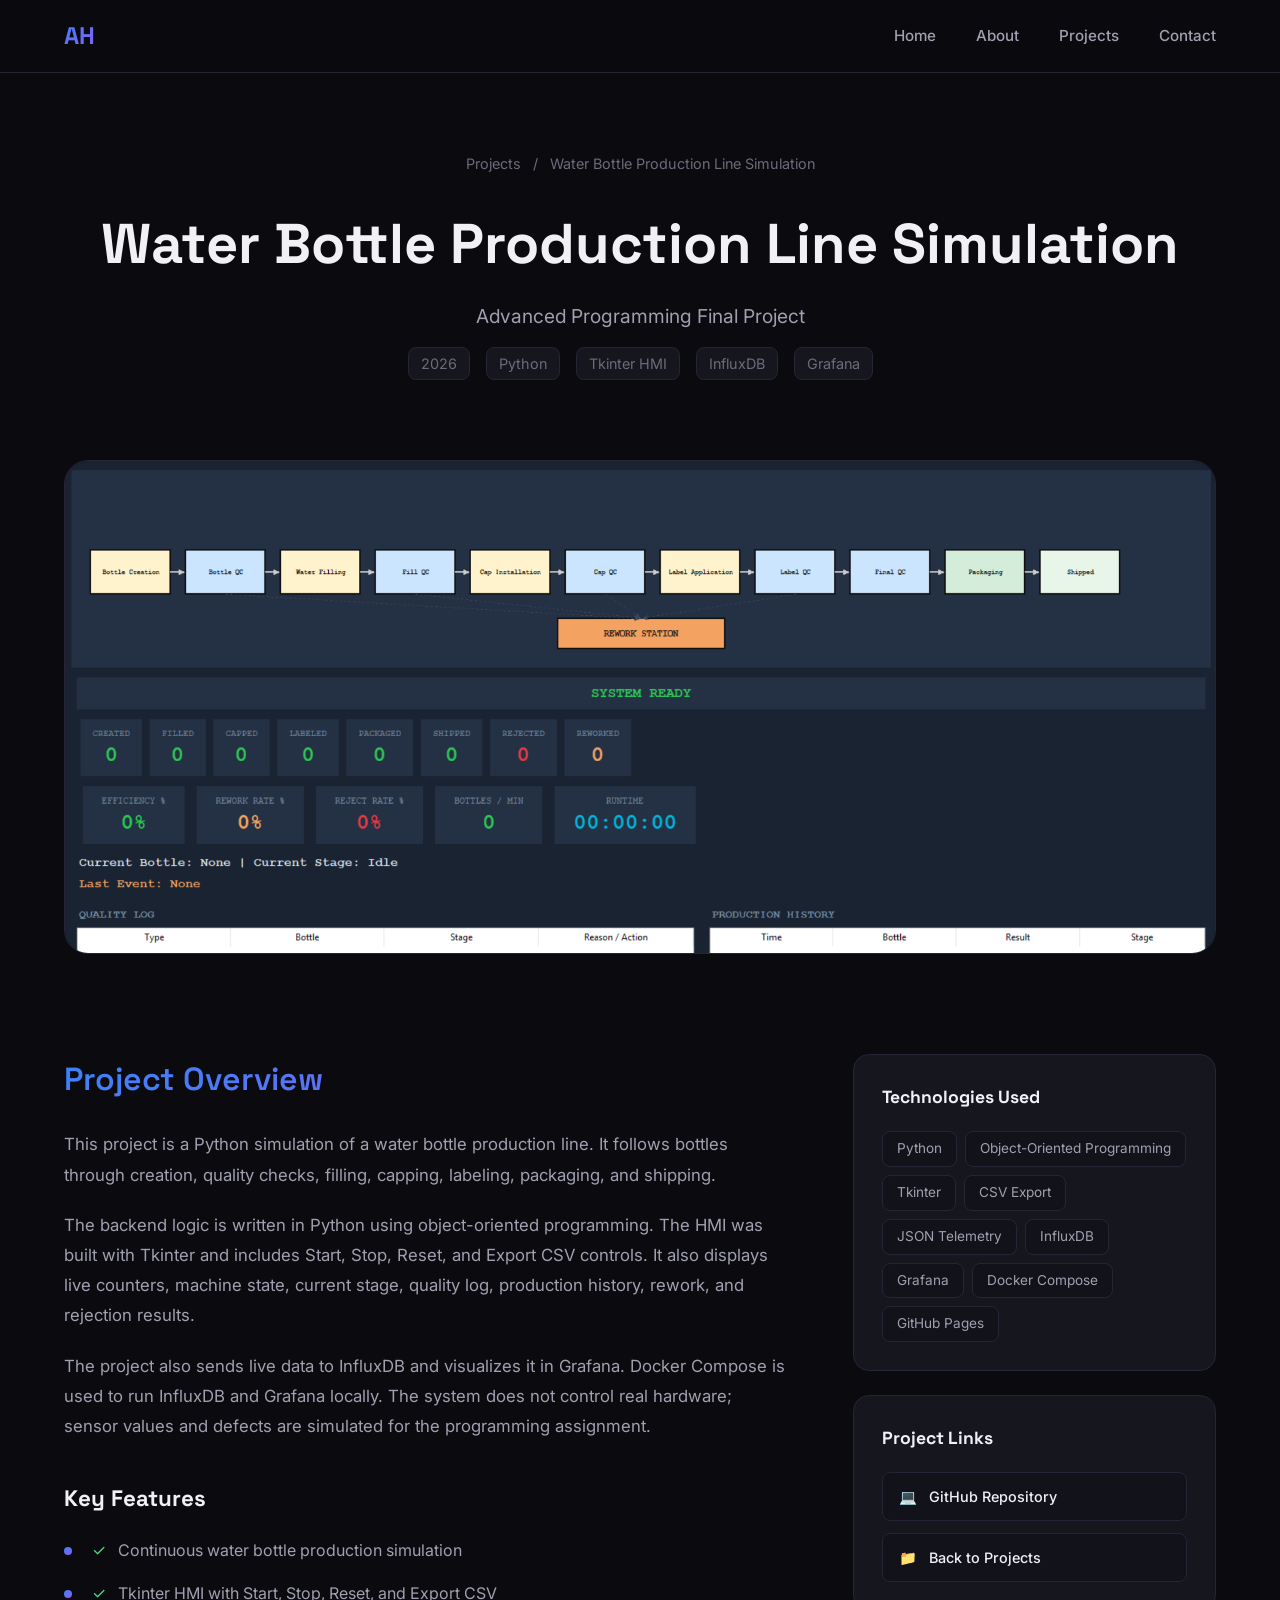
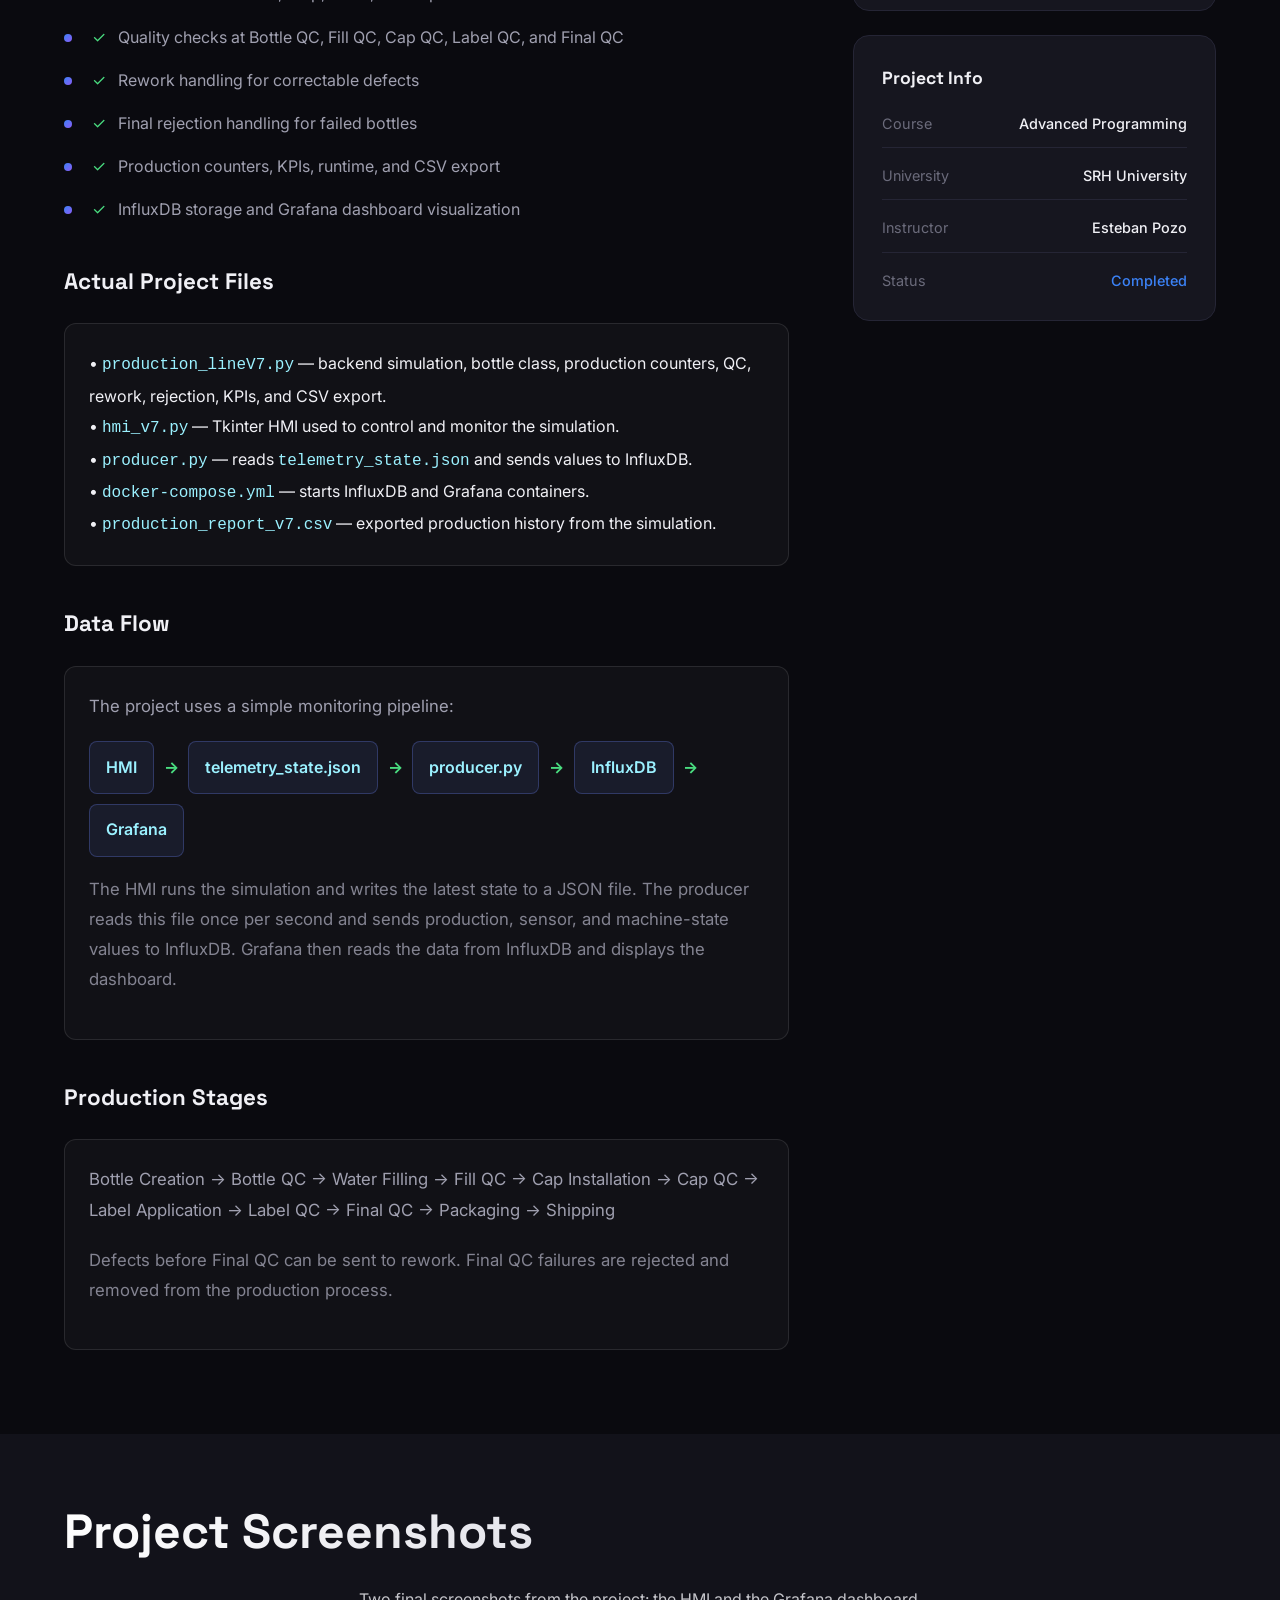
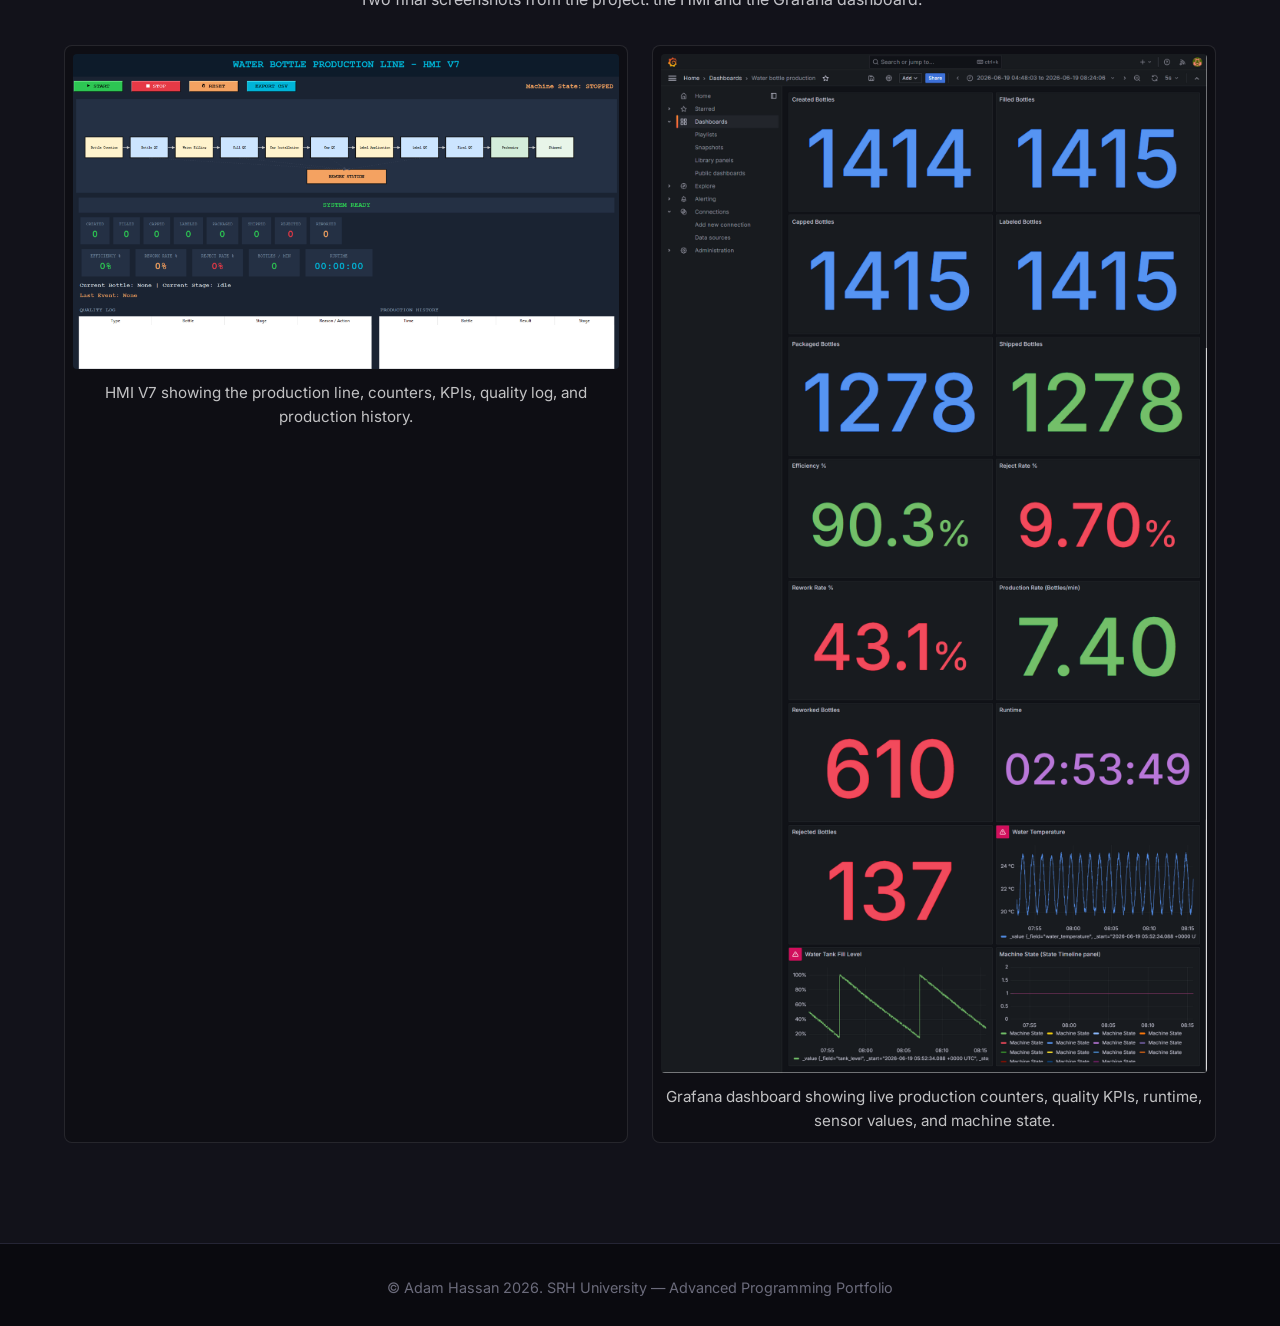
<file: water-bottle.html>
<!DOCTYPE html>
<html lang="en">
<head>
    <meta charset="UTF-8">
    <meta name="viewport" content="width=device-width, initial-scale=1.0">
    <title>Water Bottle Production Line Simulation | Adam Hassan</title>
    <link rel="stylesheet" href="css/styles.css">
    <link rel="preconnect" href="https://fonts.googleapis.com">
    <link rel="preconnect" href="https://fonts.gstatic.com" crossorigin>
    <link href="https://fonts.googleapis.com/css2?family=Inter:wght@300;400;500;600;700&family=Space+Grotesk:wght@500;700&display=swap" rel="stylesheet">
    <link rel="icon" type="image/png" href="images/favicon.png">

    <style>
        .feature-check {
            color: #4ade80;
            margin-right: 0.5em;
        }
        .info-box {
            background: rgba(255,255,255,0.03);
            border: 1px solid rgba(255,255,255,0.1);
            border-radius: 12px;
            padding: 1.5em;
            margin: 1.5em 0;
        }
        .file-list {
            list-style: none;
            padding-left: 0;
            line-height: 1.9em;
        }
        .file-list code {
            color: #9bf1ff;
        }
        .data-flow-simple {
            display: flex;
            flex-wrap: wrap;
            gap: 0.6em;
            align-items: center;
            margin-top: 1em;
        }
        .flow-card {
            background: rgba(102, 126, 234, 0.1);
            border: 1px solid rgba(102, 126, 234, 0.3);
            border-radius: 8px;
            padding: 0.8em 1em;
            color: #9bf1ff;
            font-weight: 600;
        }
        .flow-arrow {
            color: #4ade80;
            font-weight: 700;
        }
        .gallery-grid-real {
            display: grid;
            grid-template-columns: repeat(2, 1fr);
            gap: 1.5em;
            margin-top: 1.5em;
        }
        .gallery-item-real {
            border: 1px solid rgba(255,255,255,0.1);
            padding: 8px;
            background: rgba(0,0,0,0.2);
            border-radius: 8px;
        }
        .gallery-item-real img {
            width: 100%;
            height: auto;
            border-radius: 4px;
            display: block;
        }
        .gallery-caption {
            text-align: center;
            margin-top: 0.8em;
            font-size: 0.95em;
            color: rgba(255,255,255,0.75);
        }
        @media screen and (max-width: 768px) {
            .gallery-grid-real {
                grid-template-columns: 1fr;
            }
        }
    </style>
<base target="_blank">
</head>
<body>
    <nav class="navbar">
        <div class="nav-container">
            <a href="index.html" class="nav-logo">AH</a>
            <button class="nav-toggle" aria-label="Toggle navigation">
                <span></span>
                <span></span>
                <span></span>
            </button>
            <ul class="nav-menu">
                <li><a href="index.html" class="nav-link">Home</a></li>
                <li><a href="about.html" class="nav-link">About</a></li>
                <li><a href="projects.html" class="nav-link active">Projects</a></li>
                <li><a href="index.html#contact" class="nav-link">Contact</a></li>
            </ul>
        </div>
    </nav>

    <main class="page-content">
        <section class="project-header">
            <div class="container">
                <div class="project-breadcrumb">
                    <a href="projects.html">Projects</a>
                    <span>/</span>
                    <span>Water Bottle Production Line Simulation</span>
                </div>
                <h1 class="project-page-title">Water Bottle Production Line Simulation</h1>
                <p class="project-page-subtitle">Advanced Programming Final Project</p>
                <div class="project-meta">
                    <span class="project-date">2026</span>
                    <span class="project-type">Python</span>
                    <span class="project-type">Tkinter HMI</span>
                    <span class="project-type">InfluxDB</span>
                    <span class="project-type">Grafana</span>
                </div>
            </div>
        </section>

        <section class="project-hero-image">
            <div class="container">
                <div class="project-image-large" style="overflow: hidden;">
                    <img src="images/HMI V7.png" alt="Water Bottle Production Line HMI V7" style="width:100%; height:100%; object-fit:cover; border-radius:12px;" />
                </div>
            </div>
        </section>

        <section class="project-details">
            <div class="container">
                <div class="project-details-grid">
                    <div class="project-main-content">
                        <h2 class="gradient-text">Project Overview</h2>
                        <p>
                            This project is a Python simulation of a water bottle production line. It follows bottles through creation, quality checks, filling, capping, labeling, packaging, and shipping.
                        </p>
                        <p>
                            The backend logic is written in Python using object-oriented programming. The HMI was built with Tkinter and includes Start, Stop, Reset, and Export CSV controls. It also displays live counters, machine state, current stage, quality log, production history, rework, and rejection results.
                        </p>
                        <p>
                            The project also sends live data to InfluxDB and visualizes it in Grafana. Docker Compose is used to run InfluxDB and Grafana locally. The system does not control real hardware; sensor values and defects are simulated for the programming assignment.
                        </p>

                        <h3>Key Features</h3>
                        <ul class="feature-list">
                            <li><span class="feature-check">✓</span> Continuous water bottle production simulation</li>
                            <li><span class="feature-check">✓</span> Tkinter HMI with Start, Stop, Reset, and Export CSV</li>
                            <li><span class="feature-check">✓</span> Quality checks at Bottle QC, Fill QC, Cap QC, Label QC, and Final QC</li>
                            <li><span class="feature-check">✓</span> Rework handling for correctable defects</li>
                            <li><span class="feature-check">✓</span> Final rejection handling for failed bottles</li>
                            <li><span class="feature-check">✓</span> Production counters, KPIs, runtime, and CSV export</li>
                            <li><span class="feature-check">✓</span> InfluxDB storage and Grafana dashboard visualization</li>
                        </ul>

                        <h3>Actual Project Files</h3>
                        <div class="info-box">
                            <ul class="file-list">
                                <li>• <code>production_lineV7.py</code> — backend simulation, bottle class, production counters, QC, rework, rejection, KPIs, and CSV export.</li>
                                <li>• <code>hmi_v7.py</code> — Tkinter HMI used to control and monitor the simulation.</li>
                                <li>• <code>producer.py</code> — reads <code>telemetry_state.json</code> and sends values to InfluxDB.</li>
                                <li>• <code>docker-compose.yml</code> — starts InfluxDB and Grafana containers.</li>
                                <li>• <code>production_report_v7.csv</code> — exported production history from the simulation.</li>
                            </ul>
                        </div>

                        <h3>Data Flow</h3>
                        <div class="info-box">
                            <p>The project uses a simple monitoring pipeline:</p>
                            <div class="data-flow-simple">
                                <span class="flow-card">HMI</span>
                                <span class="flow-arrow">→</span>
                                <span class="flow-card">telemetry_state.json</span>
                                <span class="flow-arrow">→</span>
                                <span class="flow-card">producer.py</span>
                                <span class="flow-arrow">→</span>
                                <span class="flow-card">InfluxDB</span>
                                <span class="flow-arrow">→</span>
                                <span class="flow-card">Grafana</span>
                            </div>
                            <p style="margin-top: 1em; opacity: 0.8;">
                                The HMI runs the simulation and writes the latest state to a JSON file. The producer reads this file once per second and sends production, sensor, and machine-state values to InfluxDB. Grafana then reads the data from InfluxDB and displays the dashboard.
                            </p>
                        </div>

                        <h3>Production Stages</h3>
                        <div class="info-box">
                            <p>
                                Bottle Creation → Bottle QC → Water Filling → Fill QC → Cap Installation → Cap QC → Label Application → Label QC → Final QC → Packaging → Shipping
                            </p>
                            <p style="opacity: 0.8;">
                                Defects before Final QC can be sent to rework. Final QC failures are rejected and removed from the production process.
                            </p>
                        </div>
                    </div>

                    <aside class="project-sidebar">
                        <div class="sidebar-card">
                            <h4>Technologies Used</h4>
                            <div class="tech-stack">
                                <span class="tech-item">Python</span>
                                <span class="tech-item">Object-Oriented Programming</span>
                                <span class="tech-item">Tkinter</span>
                                <span class="tech-item">CSV Export</span>
                                <span class="tech-item">JSON Telemetry</span>
                                <span class="tech-item">InfluxDB</span>
                                <span class="tech-item">Grafana</span>
                                <span class="tech-item">Docker Compose</span>
                                <span class="tech-item">GitHub Pages</span>
                            </div>
                        </div>

                        <div class="sidebar-card">
                            <h4>Project Links</h4>
                            <div class="project-links">
                                <a href="https://github.com/A-Allam1/WaterBottleProductionLine" target="_blank" rel="noopener" class="project-link-btn">
                                    <span>💻</span> GitHub Repository
                                </a>
                                <a href="projects.html" class="project-link-btn">
                                    <span>📁</span> Back to Projects
                                </a>
                            </div>
                        </div>

                        <div class="sidebar-card">
                            <h4>Project Info</h4>
                            <div class="project-info-list">
                                <div class="info-item">
                                    <span class="info-label">Course</span>
                                    <span class="info-value">Advanced Programming</span>
                                </div>
                                <div class="info-item">
                                    <span class="info-label">University</span>
                                    <span class="info-value">SRH University</span>
                                </div>
                                <div class="info-item">
                                    <span class="info-label">Instructor</span>
                                    <span class="info-value">Esteban Pozo</span>
                                </div>
                                <div class="info-item">
                                    <span class="info-label">Status</span>
                                    <span class="info-value status-completed">Completed</span>
                                </div>
                            </div>
                        </div>
                    </aside>
                </div>
            </div>
        </section>

        <section class="project-gallery">
            <div class="container">
                <h2 class="section-title">Project Screenshots</h2>
                <p style="text-align: center; margin-bottom: 2em; opacity: 0.8;">Two final screenshots from the project: the HMI and the Grafana dashboard.</p>
                <div class="gallery-grid-real">
                    <div class="gallery-item-real">
                        <img src="images/HMI V7.png" alt="HMI V7 during production" />
                        <div class="gallery-caption">HMI V7 showing the production line, counters, KPIs, quality log, and production history.</div>
                    </div>
                    <div class="gallery-item-real">
                        <img src="images/grafana-dashboard.png" alt="Grafana dashboard" />
                        <div class="gallery-caption">Grafana dashboard showing live production counters, quality KPIs, runtime, sensor values, and machine state.</div>
                    </div>
                </div>
            </div>
        </section>
    </main>

    <footer class="footer">
        <div class="container">
            <p>© Adam Hassan 2026. SRH University — Advanced Programming Portfolio</p>
        </div>
    </footer>

    <script src="js/main.js"></script>
</body>
</html>
</file>
<file: css/styles.css>
/* ========================================
   CSS VARIABLES & RESET
   ======================================== */
:root {
    --bg-primary: #0a0a0f;
    --bg-secondary: #12121a;
    --bg-card: #16161f;
    --bg-card-hover: #1e1e2e;
    --bg-border: #252535;
    
    --text-primary: #f0f0f5;
    --text-secondary: #a0a0b0;
    --text-muted: #6b6b7b;
    
    --accent-blue: #3b82f6;
    --accent-purple: #8b5cf6;
    --accent-gradient: linear-gradient(135deg, var(--accent-blue), var(--accent-purple));
    --accent-gradient-hover: linear-gradient(135deg, #2563eb, #7c3aed);
    
    --font-primary: 'Inter', -apple-system, BlinkMacSystemFont, sans-serif;
    --font-display: 'Space Grotesk', sans-serif;
    
    --radius-sm: 8px;
    --radius-md: 12px;
    --radius-lg: 16px;
    --radius-xl: 24px;
    
    --transition-fast: 0.2s ease;
    --transition-normal: 0.3s ease;
    --transition-slow: 0.5s ease;
}

* {
    margin: 0;
    padding: 0;
    box-sizing: border-box;
}

html {
    scroll-behavior: smooth;
    font-size: 16px;
}

body {
    font-family: var(--font-primary);
    background-color: var(--bg-primary);
    color: var(--text-primary);
    line-height: 1.6;
    overflow-x: hidden;
}

a {
    text-decoration: none;
    color: inherit;
    transition: var(--transition-fast);
}

ul {
    list-style: none;
}

img {
    max-width: 100%;
    display: block;
}

.container {
    max-width: 1200px;
    margin: 0 auto;
    padding: 0 24px;
}

/* ========================================
   NAVIGATION
   ======================================== */
.navbar {
    position: fixed;
    top: 0;
    left: 0;
    right: 0;
    z-index: 1000;
    background: rgba(10, 10, 15, 0.85);
    backdrop-filter: blur(20px);
    border-bottom: 1px solid var(--bg-border);
}

.nav-container {
    max-width: 1200px;
    margin: 0 auto;
    padding: 0 24px;
    display: flex;
    justify-content: space-between;
    align-items: center;
    height: 72px;
}

.nav-logo {
    font-family: var(--font-display);
    font-size: 1.5rem;
    font-weight: 700;
    background: var(--accent-gradient);
    -webkit-background-clip: text;
    -webkit-text-fill-color: transparent;
    background-clip: text;
}

.nav-menu {
    display: flex;
    gap: 40px;
}

.nav-link {
    font-size: 0.95rem;
    font-weight: 500;
    color: var(--text-secondary);
    position: relative;
    padding: 8px 0;
}

.nav-link::after {
    content: '';
    position: absolute;
    bottom: 0;
    left: 0;
    width: 0;
    height: 2px;
    background: var(--accent-gradient);
    transition: var(--transition-normal);
}

.nav-link:hover,
.nav-link.active {
    color: var(--text-primary);
}

.nav-link:hover::after,
.nav-link.active::after {
    width: 100%;
}

.nav-toggle {
    display: none;
    flex-direction: column;
    gap: 5px;
    background: none;
    border: none;
    cursor: pointer;
    padding: 5px;
}

.nav-toggle span {
    display: block;
    width: 24px;
    height: 2px;
    background: var(--text-primary);
    transition: var(--transition-normal);
}

/* ========================================
   HERO SECTION
   ======================================== */
.hero {
    min-height: 100vh;
    display: flex;
    flex-direction: column;
    justify-content: center;
    align-items: center;
    text-align: center;
    padding: 120px 24px 80px;
    position: relative;
}

.hero-content {
    max-width: 800px;
}

.hero-greeting {
    font-size: 1.1rem;
    color: var(--accent-blue);
    font-weight: 500;
    margin-bottom: 16px;
    letter-spacing: 0.05em;
}

.hero-title {
    font-family: var(--font-display);
    font-size: clamp(3rem, 8vw, 5.5rem);
    font-weight: 700;
    line-height: 1.1;
    margin-bottom: 16px;
    background: linear-gradient(135deg, #fff 0%, #c0c0d0 100%);
    -webkit-background-clip: text;
    -webkit-text-fill-color: transparent;
    background-clip: text;
}

.hero-subtitle {
    font-size: clamp(1.2rem, 3vw, 1.8rem);
    color: var(--text-secondary);
    font-weight: 400;
    margin-bottom: 24px;
}

.hero-description {
    font-size: 1.15rem;
    color: var(--text-secondary);
    line-height: 1.8;
    margin-bottom: 40px;
    max-width: 600px;
    margin-left: auto;
    margin-right: auto;
}

.gradient-text {
    background: var(--accent-gradient);
    -webkit-background-clip: text;
    -webkit-text-fill-color: transparent;
    background-clip: text;
    font-weight: 600;
}

.hero-cta {
    display: flex;
    gap: 16px;
    justify-content: center;
    flex-wrap: wrap;
}

.hero-scroll {
    position: absolute;
    bottom: 40px;
    display: flex;
    flex-direction: column;
    align-items: center;
    gap: 8px;
    color: var(--text-muted);
    font-size: 0.85rem;
}

.scroll-indicator {
    width: 24px;
    height: 40px;
    border: 2px solid var(--bg-border);
    border-radius: 12px;
    position: relative;
}

.scroll-indicator::before {
    content: '';
    position: absolute;
    top: 8px;
    left: 50%;
    transform: translateX(-50%);
    width: 4px;
    height: 8px;
    background: var(--accent-blue);
    border-radius: 2px;
    animation: scrollBounce 2s infinite;
}

@keyframes scrollBounce {
    0%, 100% { transform: translateX(-50%) translateY(0); opacity: 1; }
    50% { transform: translateX(-50%) translateY(8px); opacity: 0.3; }
}

/* ========================================
   BUTTONS
   ======================================== */
.btn {
    display: inline-flex;
    align-items: center;
    justify-content: center;
    padding: 14px 32px;
    border-radius: var(--radius-md);
    font-weight: 600;
    font-size: 0.95rem;
    transition: var(--transition-normal);
    cursor: pointer;
    border: none;
    gap: 8px;
}

.btn-primary {
    background: var(--accent-gradient);
    color: white;
    box-shadow: 0 4px 20px rgba(59, 130, 246, 0.3);
}

.btn-primary:hover {
    background: var(--accent-gradient-hover);
    transform: translateY(-2px);
    box-shadow: 0 8px 30px rgba(59, 130, 246, 0.4);
}

.btn-secondary {
    background: transparent;
    color: var(--text-primary);
    border: 1px solid var(--bg-border);
}

.btn-secondary:hover {
    border-color: var(--accent-blue);
    background: rgba(59, 130, 246, 0.1);
    transform: translateY(-2px);
}

.btn-outline {
    background: transparent;
    color: var(--text-primary);
    border: 1px solid var(--bg-border);
    padding: 12px 28px;
}

.btn-outline:hover {
    border-color: var(--accent-purple);
    background: rgba(139, 92, 246, 0.1);
}

/* ========================================
   SECTIONS
   ======================================== */
.section-header {
    text-align: center;
    margin-bottom: 64px;
}

.section-title {
    font-family: var(--font-display);
    font-size: clamp(2rem, 5vw, 3rem);
    font-weight: 700;
    margin-bottom: 16px;
    background: linear-gradient(135deg, #fff 0%, #c0c0d0 100%);
    -webkit-background-clip: text;
    -webkit-text-fill-color: transparent;
    background-clip: text;
}

.section-subtitle {
    color: var(--text-secondary);
    font-size: 1.1rem;
    max-width: 500px;
    margin: 0 auto;
}

.section-footer {
    text-align: center;
    margin-top: 48px;
}

/* ========================================
   FEATURED PROJECTS
   ======================================== */
.featured-projects {
    padding: 100px 0;
    background: var(--bg-secondary);
}

.projects-grid {
    display: grid;
    grid-template-columns: repeat(auto-fit, minmax(320px, 1fr));
    gap: 32px;
}

.project-card {
    background: var(--bg-card);
    border: 1px solid var(--bg-border);
    border-radius: var(--radius-lg);
    overflow: hidden;
    transition: var(--transition-normal);
}

.project-card:hover {
    transform: translateY(-8px);
    border-color: rgba(59, 130, 246, 0.3);
    box-shadow: 0 20px 40px rgba(0, 0, 0, 0.4);
}

.project-image {
    width: 100%;
    aspect-ratio: 16/10;
    overflow: hidden;
}

.project-placeholder {
    width: 100%;
    height: 100%;
    display: flex;
    align-items: center;
    justify-content: center;
    position: relative;
}

.gradient-bg-1 {
    background: linear-gradient(135deg, rgba(59, 130, 246, 0.2), rgba(139, 92, 246, 0.2));
}

.gradient-bg-2 {
    background: linear-gradient(135deg, rgba(139, 92, 246, 0.2), rgba(236, 72, 153, 0.2));
}

.project-icon {
    font-size: 4rem;
    opacity: 0.8;
}

.project-info {
    padding: 28px;
}

.project-tags {
    display: flex;
    flex-wrap: wrap;
    gap: 8px;
    margin-bottom: 16px;
}

.tag {
    font-size: 0.75rem;
    font-weight: 600;
    padding: 4px 12px;
    border-radius: 100px;
    background: rgba(59, 130, 246, 0.15);
    color: var(--accent-blue);
    border: 1px solid rgba(59, 130, 246, 0.2);
}

.project-title {
    font-family: var(--font-display);
    font-size: 1.4rem;
    font-weight: 700;
    margin-bottom: 12px;
    color: var(--text-primary);
}

.project-description {
    color: var(--text-secondary);
    font-size: 0.95rem;
    line-height: 1.7;
    margin-bottom: 20px;
}

.project-link {
    display: inline-flex;
    align-items: center;
    gap: 8px;
    color: var(--accent-blue);
    font-weight: 600;
    font-size: 0.95rem;
    transition: var(--transition-fast);
}

.project-link:hover {
    gap: 12px;
    color: var(--accent-purple);
}

.project-link svg {
    transition: var(--transition-fast);
}

/* ========================================
   SKILLS SECTION
   ======================================== */
.skills-section {
    padding: 100px 0;
}

.skills-grid {
    display: grid;
    grid-template-columns: repeat(auto-fit, minmax(250px, 1fr));
    gap: 32px;
}

.skill-category {
    background: var(--bg-card);
    border: 1px solid var(--bg-border);
    border-radius: var(--radius-lg);
    padding: 32px;
    transition: var(--transition-normal);
}

.skill-category:hover {
    border-color: rgba(139, 92, 246, 0.3);
    transform: translateY(-4px);
}

.skill-category-title {
    font-family: var(--font-display);
    font-size: 1.2rem;
    font-weight: 600;
    margin-bottom: 20px;
    color: var(--text-primary);
}

.skill-items {
    display: flex;
    flex-wrap: wrap;
    gap: 10px;
}

.skill-item {
    padding: 8px 16px;
    background: var(--bg-secondary);
    border: 1px solid var(--bg-border);
    border-radius: var(--radius-sm);
    font-size: 0.9rem;
    color: var(--text-secondary);
    transition: var(--transition-fast);
}

.skill-item:hover {
    border-color: var(--accent-blue);
    color: var(--text-primary);
    background: rgba(59, 130, 246, 0.1);
}

/* ========================================
   CONTACT SECTION
   ======================================== */
.contact-section {
    padding: 100px 0;
    background: var(--bg-secondary);
}

.contact-content {
    text-align: center;
    max-width: 600px;
    margin: 0 auto;
}

.contact-text {
    color: var(--text-secondary);
    font-size: 1.1rem;
    margin-bottom: 40px;
    line-height: 1.8;
}

.contact-links {
    display: flex;
    flex-direction: column;
    gap: 16px;
    align-items: center;
}

.contact-item {
    display: inline-flex;
    align-items: center;
    gap: 12px;
    padding: 16px 32px;
    background: var(--bg-card);
    border: 1px solid var(--bg-border);
    border-radius: var(--radius-md);
    color: var(--text-primary);
    font-weight: 500;
    transition: var(--transition-normal);
    width: 100%;
    max-width: 320px;
    justify-content: center;
}

.contact-item:hover {
    border-color: var(--accent-blue);
    transform: translateY(-2px);
    box-shadow: 0 8px 24px rgba(0, 0, 0, 0.3);
}

.contact-icon {
    font-size: 1.3rem;
}

/* ========================================
   FOOTER
   ======================================== */
.footer {
    padding: 32px 0;
    border-top: 1px solid var(--bg-border);
    text-align: center;
    color: var(--text-muted);
    font-size: 0.9rem;
}

/* ========================================
   PAGE CONTENT (About, Projects, Detail)
   ======================================== */
.page-content {
    padding-top: 72px;
}

.about-hero,
.projects-hero,
.project-header {
    padding: 80px 0 40px;
    text-align: center;
}

.page-title {
    font-family: var(--font-display);
    font-size: clamp(2.5rem, 6vw, 4rem);
    font-weight: 700;
    margin-bottom: 16px;
    background: linear-gradient(135deg, #fff 0%, #c0c0d0 100%);
    -webkit-background-clip: text;
    -webkit-text-fill-color: transparent;
    background-clip: text;
}

.page-subtitle {
    color: var(--text-secondary);
    font-size: 1.2rem;
}

/* About Page */
.about-content {
    padding: 60px 0 100px;
}

.about-grid {
    display: grid;
    grid-template-columns: 1fr 1fr;
    gap: 64px;
    align-items: start;
}

.about-text h2 {
    font-family: var(--font-display);
    font-size: 2rem;
    margin-bottom: 24px;
}

.about-text p {
    color: var(--text-secondary);
    margin-bottom: 20px;
    line-height: 1.8;
    font-size: 1.05rem;
}

.about-highlights {
    display: flex;
    flex-direction: column;
    gap: 24px;
}

.highlight-card {
    background: var(--bg-card);
    border: 1px solid var(--bg-border);
    border-radius: var(--radius-lg);
    padding: 32px;
    transition: var(--transition-normal);
}

.highlight-card:hover {
    border-color: rgba(59, 130, 246, 0.3);
    transform: translateX(8px);
}

.highlight-number {
    font-family: var(--font-display);
    font-size: 3rem;
    font-weight: 700;
    background: var(--accent-gradient);
    -webkit-background-clip: text;
    -webkit-text-fill-color: transparent;
    background-clip: text;
    opacity: 0.5;
    line-height: 1;
    margin-bottom: 12px;
    display: block;
}

.highlight-card h3 {
    font-size: 1.2rem;
    margin-bottom: 8px;
    color: var(--text-primary);
}

.highlight-card p {
    color: var(--text-secondary);
    font-size: 0.95rem;
}

/* Projects Page */
.all-projects {
    padding: 40px 0 100px;
}

.project-card-large {
    display: grid;
    grid-template-columns: 1fr 1fr;
    gap: 0;
}

.project-card-large .project-image {
    aspect-ratio: auto;
    min-height: 300px;
}

.project-card-large .project-info {
    display: flex;
    flex-direction: column;
    justify-content: center;
}

.project-features-preview {
    margin: 20px 0;
    padding-left: 20px;
}

.project-features-preview li {
    color: var(--text-secondary);
    margin-bottom: 8px;
    position: relative;
    padding-left: 16px;
}

.project-features-preview li::before {
    content: '→';
    position: absolute;
    left: -16px;
    color: var(--accent-blue);
}

/* Project Detail Pages */
.project-breadcrumb {
    display: flex;
    gap: 12px;
    color: var(--text-muted);
    font-size: 0.9rem;
    margin-bottom: 24px;
    justify-content: center;
}

.project-breadcrumb a:hover {
    color: var(--accent-blue);
}

.project-page-title {
    font-family: var(--font-display);
    font-size: clamp(2rem, 5vw, 3.5rem);
    font-weight: 700;
    margin-bottom: 12px;
}

.project-page-subtitle {
    color: var(--text-secondary);
    font-size: 1.2rem;
    margin-bottom: 16px;
}

.project-meta {
    display: flex;
    gap: 16px;
    justify-content: center;
    color: var(--text-muted);
    font-size: 0.9rem;
}

.project-meta span {
    padding: 4px 12px;
    background: var(--bg-card);
    border-radius: var(--radius-sm);
    border: 1px solid var(--bg-border);
}

.project-hero-image {
    padding: 40px 0;
}

.project-image-large {
    width: 100%;
    aspect-ratio: 21/9;
    border-radius: var(--radius-xl);
    display: flex;
    flex-direction: column;
    align-items: center;
    justify-content: center;
    border: 1px solid var(--bg-border);
    position: relative;
    overflow: hidden;
}

.project-icon-large {
    font-size: 6rem;
    margin-bottom: 16px;
    opacity: 0.6;
}

.image-caption {
    color: var(--text-muted);
    font-size: 0.9rem;
}

.project-details {
    padding: 60px 0;
}

.project-details-grid {
    display: grid;
    grid-template-columns: 2fr 1fr;
    gap: 64px;
}

.project-main-content h2 {
    font-family: var(--font-display);
    font-size: 2rem;
    margin-bottom: 24px;
}

.project-main-content h3 {
    font-family: var(--font-display);
    font-size: 1.4rem;
    margin: 40px 0 20px;
    color: var(--text-primary);
}

.project-main-content p {
    color: var(--text-secondary);
    margin-bottom: 20px;
    line-height: 1.8;
    font-size: 1.05rem;
}

.feature-list {
    display: flex;
    flex-direction: column;
    gap: 16px;
}

.feature-list li {
    color: var(--text-secondary);
    padding-left: 28px;
    position: relative;
    line-height: 1.7;
}

.feature-list li::before {
    content: '';
    position: absolute;
    left: 0;
    top: 10px;
    width: 8px;
    height: 8px;
    background: var(--accent-gradient);
    border-radius: 50%;
}

.feature-list strong {
    color: var(--text-primary);
    display: block;
    margin-bottom: 4px;
}

.coming-soon-box {
    background: var(--bg-card);
    border: 2px dashed var(--bg-border);
    border-radius: var(--radius-lg);
    padding: 40px;
    text-align: center;
    margin-top: 24px;
}

.coming-soon-icon {
    font-size: 3rem;
    display: block;
    margin-bottom: 16px;
}

.coming-soon-box p {
    color: var(--text-muted);
    margin: 0;
}

/* Sidebar */
.project-sidebar {
    display: flex;
    flex-direction: column;
    gap: 24px;
}

.sidebar-card {
    background: var(--bg-card);
    border: 1px solid var(--bg-border);
    border-radius: var(--radius-lg);
    padding: 28px;
}

.sidebar-card h4 {
    font-family: var(--font-display);
    font-size: 1.1rem;
    margin-bottom: 20px;
    color: var(--text-primary);
}

.tech-stack {
    display: flex;
    flex-wrap: wrap;
    gap: 8px;
}

.tech-item {
    padding: 6px 14px;
    background: var(--bg-secondary);
    border: 1px solid var(--bg-border);
    border-radius: var(--radius-sm);
    font-size: 0.85rem;
    color: var(--text-secondary);
}

.project-links {
    display: flex;
    flex-direction: column;
    gap: 12px;
}

.project-link-btn {
    display: flex;
    align-items: center;
    gap: 12px;
    padding: 12px 16px;
    background: var(--bg-secondary);
    border: 1px solid var(--bg-border);
    border-radius: var(--radius-sm);
    color: var(--text-primary);
    font-size: 0.9rem;
    font-weight: 500;
    transition: var(--transition-fast);
}

.project-link-btn:hover {
    border-color: var(--accent-blue);
    background: rgba(59, 130, 246, 0.1);
}

.project-link-btn.disabled {
    opacity: 0.5;
    cursor: not-allowed;
}

.project-link-btn.disabled:hover {
    border-color: var(--bg-border);
    background: var(--bg-secondary);
}

.project-info-list {
    display: flex;
    flex-direction: column;
    gap: 16px;
}

.info-item {
    display: flex;
    justify-content: space-between;
    align-items: center;
    padding-bottom: 12px;
    border-bottom: 1px solid var(--bg-border);
}

.info-item:last-child {
    border-bottom: none;
    padding-bottom: 0;
}

.info-label {
    color: var(--text-muted);
    font-size: 0.9rem;
}

.info-value {
    color: var(--text-primary);
    font-weight: 500;
    font-size: 0.9rem;
}

.status-active {
    color: #22c55e;
}

.status-completed {
    color: var(--accent-blue);
}

/* Gallery */
.project-gallery {
    padding: 60px 0 100px;
    background: var(--bg-secondary);
}

.gallery-note {
    text-align: center;
    color: var(--text-muted);
    margin-bottom: 32px;
}

.gallery-grid {
    display: grid;
    grid-template-columns: repeat(auto-fit, minmax(280px, 1fr));
    gap: 24px;
}

.gallery-item {
    aspect-ratio: 16/10;
    background: var(--bg-card);
    border: 1px solid var(--bg-border);
    border-radius: var(--radius-lg);
    display: flex;
    flex-direction: column;
    align-items: center;
    justify-content: center;
    overflow: hidden;
    transition: var(--transition-normal);
}

.gallery-item:hover {
    border-color: rgba(139, 92, 246, 0.3);
    transform: scale(1.02);
}

.placeholder-item {
    color: var(--text-muted);
}

.placeholder-item span {
    font-size: 3rem;
    margin-bottom: 12px;
}

.placeholder-item p {
    font-size: 0.9rem;
}

/* ========================================
   RESPONSIVE DESIGN
   ======================================== */
@media (max-width: 968px) {
    .about-grid,
    .project-details-grid {
        grid-template-columns: 1fr;
    }
    
    .project-card-large {
        grid-template-columns: 1fr;
    }
    
    .project-card-large .project-image {
        aspect-ratio: 16/10;
        min-height: auto;
    }
    
    .highlight-card:hover {
        transform: translateY(-4px);
    }
}

@media (max-width: 768px) {
    .nav-toggle {
        display: flex;
    }
    
    .nav-menu {
        position: fixed;
        top: 72px;
        left: 0;
        right: 0;
        background: var(--bg-primary);
        border-bottom: 1px solid var(--bg-border);
        flex-direction: column;
        padding: 24px;
        gap: 0;
        transform: translateY(-100%);
        opacity: 0;
        visibility: hidden;
        transition: var(--transition-normal);
    }
    
    .nav-menu.active {
        transform: translateY(0);
        opacity: 1;
        visibility: visible;
    }
    
    .nav-link {
        display: block;
        padding: 16px 0;
        border-bottom: 1px solid var(--bg-border);
    }
    
    .nav-link:last-child {
        border-bottom: none;
    }
    
    .hero {
        padding: 100px 20px 60px;
    }
    
    .hero-cta {
        flex-direction: column;
        align-items: center;
    }
    
    .btn {
        width: 100%;
        max-width: 280px;
    }
    
    .projects-grid {
        grid-template-columns: 1fr;
    }
    
    .skills-grid {
        grid-template-columns: 1fr;
    }
    
    .container {
        padding: 0 20px;
    }
    
    .project-image-large {
        aspect-ratio: 16/10;
    }
    
    .gallery-grid {
        grid-template-columns: 1fr;
    }
}

@media (max-width: 480px) {
    .section-title {
        font-size: 1.8rem;
    }
    
    .project-page-title {
        font-size: 1.8rem;
    }
    
    .contact-links {
        width: 100%;
    }
    
    .contact-item {
        max-width: 100%;
    }
}
</file>
